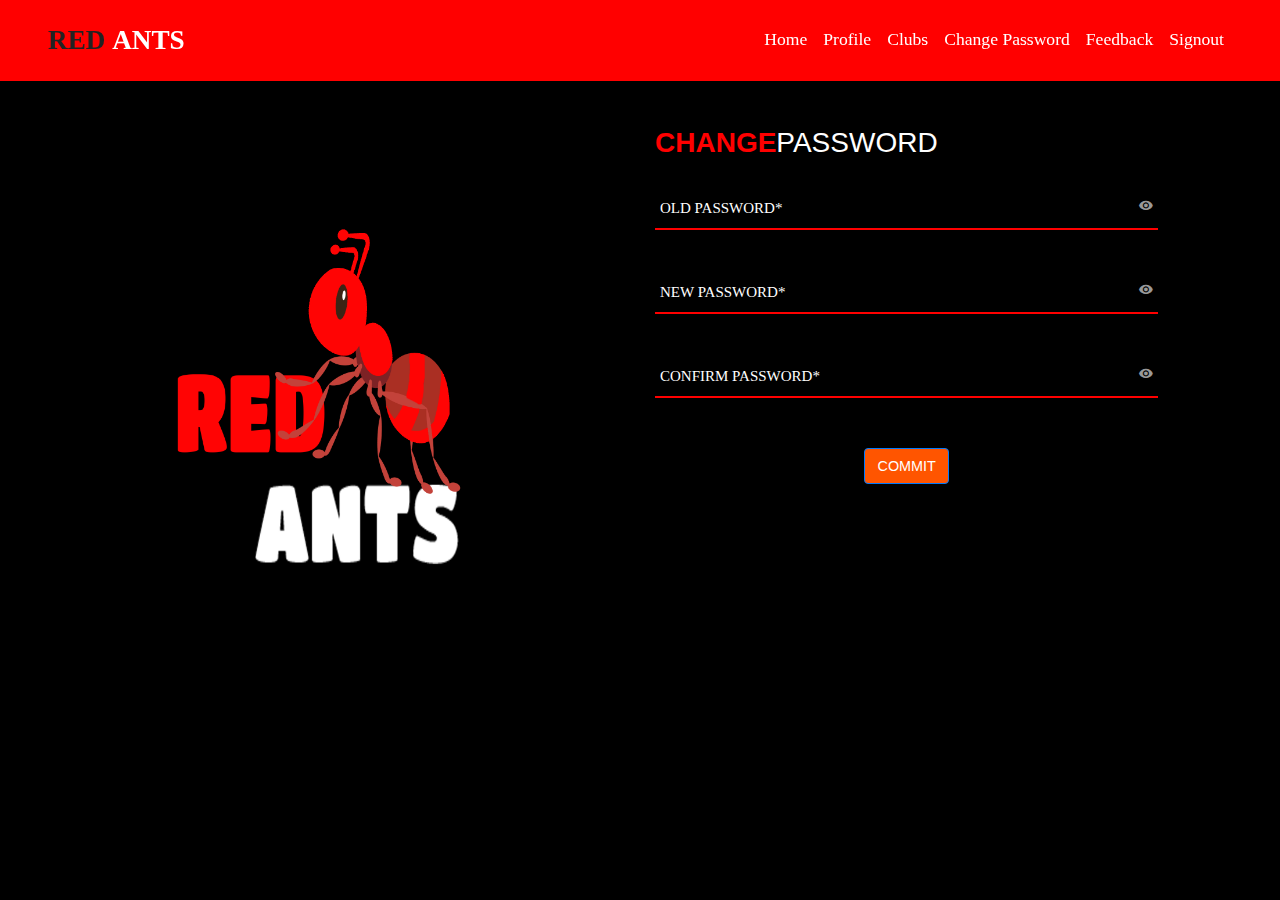
<file: changepwd.html>
<!--<?php
    session_start();

    if(!isset($_SESSION['logged'])){
        echo "<script>window.top.location='index.php'</script>"
    }
    else{
        if(($_SESSION['logged'])==false){
            echo "<script>window.top.location='index.php'</script>"
        }
    }
?>-->

<html>
    <head>
        <title>
            REDANTS 
        </title>



          <meta name="viewport" content="width=device-width, initial-scale=1">
<!--===============================================================================================-->  
  <link rel="icon" type="log/image/png" href="images/icons/favicon.ico"/>
<!--===============================================================================================-->
  <link rel="stylesheet" type="text/css" href="log/vendor/bootstrap/css/bootstrap.min.css">
<!--===============================================================================================-->
  <link rel="stylesheet" type="text/css" href="log/fonts/font-awesome-4.7.0/css/font-awesome.min.css">
<!--===============================================================================================-->
  <link rel="stylesheet" type="text/css" href="log/fonts/iconic/css/material-design-iconic-font.min.css">
<!--===============================================================================================-->
  <link rel="stylesheet" type="text/css" href="log/vendor/animate/animate.css">
<!--===============================================================================================-->  
  <link rel="stylesheet" type="text/css" href="log/vendor/css-hamburgers/hamburgers.min.css">
<!--===============================================================================================-->
  <link rel="stylesheet" type="text/css" href="log/vendor/animsition/css/animsition.min.css">
<!--===============================================================================================-->
  <link rel="stylesheet" type="text/css" href="log/vendor/select2/select2.min.css">
<!--===============================================================================================-->  
  <link rel="stylesheet" type="text/css" href="log/vendor/daterangepicker/daterangepicker.css">
<!--===============================================================================================-->
  <link rel="stylesheet" type="text/css" href="log/css/util.css">
    <!-- Bootstrap CSS-->
    <link rel="stylesheet" href="vendor/bootstrap/css/bootstrap.min.css">
    <!-- Font Awesome CSS-->

    <!-- Custom Font Icons CSS-->
    <link rel="stylesheet" href="css/landy-iconfont.css">
    <!-- Google fonts - Open Sans-->
    <link rel="stylesheet" href="https://fonts.googleapis.com/css?family=Open+Sans:300,400,700,800">
    <!-- owl carousel-->
    <link rel="stylesheet" href="vendor/owl.carousel/assets/owl.carousel.css">
    <link rel="stylesheet" href="vendor/owl.carousel/assets/owl.theme.default.css">
    <!-- theme stylesheet-->
    <link rel="stylesheet" href="css/style.default.css" id="theme-stylesheet">
    <!-- Custom stylesheet - for your changes-->
  
    <!-- Favicon-->
    <link rel="shortcut icon" href="favicon.png">
    <!-- Tweaks for older IEs--><!--[if lt IE 9]>
        <script src="https://oss.maxcdn.com/html5shiv/3.7.3/html5shiv.min.js"></script>
        <script src="https://oss.maxcdn.com/respond/1.4.2/respond.min.js"></script><![endif]-->
        <script src="https://oss.maxcdn.com/respond/1.4.2/respond.min.js"></script><![endif]-->
           <!-- Stylesheets -->
  <link rel="stylesheet" type="text/css" href="log/vendor/bootstrap/css/bootstrap.min.css">
  <link rel="stylesheet" href="css/set1.css">

         <script
  src="https://code.jquery.com/jquery-3.3.1.min.js"
  integrity="sha256-FgpCb/KJQlLNfOu91ta32o/NMZxltwRo8QtmkMRdAu8="
  crossorigin="anonymous"></script>


<style>
body {
  
    background-color: black;
  background-repeat: no-repeat;
  background-size: 750px 420px;
  background-position: left;
 }
</style>

    </head>
    <body>
   <header class="header" >
                    <nav class="navbar navbar-expand-lg fixed-top"style="background-color: red" >
                      <a href="index.html" class="navbar-brand" >  <span class="white redantFont ">RED</span> <span class="black redantFont" style="color: white">ANTS</span></a>
                      <button type="button" data-toggle="collapse" data-target="#navbarSupportedContent" aria-controls="navbarSupportedContent" aria-expanded="false" aria-label="Toggle navigation" class="navbar-toggler navbar-toggler-right"><span></span><span></span><span></span></button>
                      <div id="navbarSupportedContent" class="collapse navbar-collapse">
                        <ul class="navbar-nav ml-auto align-items-start align-items-lg-center">
                         <h3></h3>   <li class="nav-item"><a href="home.html" class="nav-link link-scroll">Home</a></li>
                            <li class="nav-item"><a href="profile.html" class="nav-link link-scroll">Profile</a></li>
                            <li class="nav-item"><a href="clubs.html" class="nav-link link-scroll">Clubs</a></li>
                        
                          <li class="nav-item"><a href="changepwd.html" class="nav-link link-scroll">Change Password</a></li>
                          <li class="nav-item"><a href="feedback.html" class="nav-link link-scroll">Feedback</a></li>
                          <li class="nav-item"><a href="index.html" class="nav-link">Signout</a></li>
                        </h3>
                        </ul>
                     
                      </div>
                    </nav>
                  </header> 
        
       
<div id="main-wrapper">

          
  <div class="container-fluid">
        <div class="row">
         <div class="image col-lg-6 order-1 order-lg-2" style="top: 100"><img src="img/ralogo.png" alt="..." class="img-fluid">
<br><br><br><br><br>         </div>

            <div class="text col-lg-5 order-2 order-lg-2">

<style type="text/css">
  



/*//////////////////////////////////////////////////////////////////
[ FONT ]*/





/*//////////////////////////////////////////////////////////////////
[ RESTYLE TAG ]*/

* {
  margin: 0px; 
  padding: 0px; 
  box-sizing: border-box;
}

body, html {
  height: 100%;
  font-family: Poppins-Regular, sans-serif;
}

/*---------------------------------------------*/
a {
  font-family: Poppins-Regular;
  font-size: 14px;
  line-height: 1.7;
  color: #666666;
  margin: 0px;
  transition: all 0.4s;
  -webkit-transition: all 0.4s;
  -o-transition: all 0.4s;
  -moz-transition: all 0.4s;
}

a:focus {
  outline: none !important;
}

a:hover {
  text-decoration: none;
  color: #6a7dfe;
  color: -webkit-linear-gradient(left, #21d4fd, #b721ff);
  color: -o-linear-gradient(left, #21d4fd, #b721ff);
  color: -moz-linear-gradient(left, #21d4fd, #b721ff);
  color: linear-gradient(left, #21d4fd, #b721ff);
}

/*---------------------------------------------*/
h1,h2,h3,h4,h5,h6 {
  margin: 0px;
}

p {
  font-family: Poppins-Regular;
  font-size: 14px;
  line-height: 1.7;
  color: #666666;
  margin: 0px;
}

ul, li {
  margin: 0px;
  list-style-type: none;
}


/*---------------------------------------------*/
input {
  outline: none;
  border: none;
}

textarea {
  outline: none;
  border: none;
}

textarea:focus, input:focus {
  border-color: transparent !important;
}

input:focus::-webkit-input-placeholder { color:transparent; }
input:focus:-moz-placeholder { color:transparent; }
input:focus::-moz-placeholder { color:transparent; }
input:focus:-ms-input-placeholder { color:transparent; }

textarea:focus::-webkit-input-placeholder { color:transparent; }
textarea:focus:-moz-placeholder { color:transparent; }
textarea:focus::-moz-placeholder { color:transparent; }
textarea:focus:-ms-input-placeholder { color:transparent; }

input::-webkit-input-placeholder { color: #adadad;}
input:-moz-placeholder { color: #adadad;}
input::-moz-placeholder { color: #adadad;}
input:-ms-input-placeholder { color: #adadad;}

textarea::-webkit-input-placeholder { color: #adadad;}
textarea:-moz-placeholder { color: #adadad;}
textarea::-moz-placeholder { color: #adadad;}
textarea:-ms-input-placeholder { color: #adadad;}

/*---------------------------------------------*/
button {
  outline: none !important;
  border: none;
  background: transparent;
}

button:hover {
  cursor: pointer;
}

iframe {
  border: none !important;
}


/*//////////////////////////////////////////////////////////////////
[ Utility ]*/
.txt1 {

  font-size: 13px;
  color: #666666;
  line-height: 1.5;
}


  font-size: 13px;
  color: #333333;
  line-height: 1.5;
}

/*//////////////////////////////////////////////////////////////////
[ login ]*/

.limiter {
  width: 100%;
  margin: 0 auto;
}

.container-login100 {
  width: 100%;  
  min-height: 100vh;
  display: -webkit-box;
  display: -webkit-flex;
  display: -moz-box;
  display: -ms-flexbox;
  display: flex;
  flex-wrap: wrap;
  justify-content: center;
  align-items: center;
  padding: 15px;
  background: #ff5500;  
}

.wrap-login100 {
  width: 390px;
  background: #fff;
  border-radius: 10px;
  overflow: hidden;
  padding: 77px 55px 33px 55px;

  box-shadow: 0 5px 10px 0px #ff5500;
  -moz-box-shadow: 0 5px 10px 0px #ff5500;
  -webkit-box-shadow: 0 5px 10px 0px rgba(0, 0, 0, 0.1);
  -o-box-shadow: 0 5px 10px 0px rgba(0, 0, 0, 0.1);
  -ms-box-shadow: 0 5px 10px 0px rgba(0, 0, 0, 0.1);
}


/*------------------------------------------------------------------
[ Form ]*/

.login100-form {
  width: 100%;
}

.login100-form-title {
  display: block;

  font-size: 30px;
  color: #333333;
  line-height: 1.2;
  text-align: center;
}
.login100-form-title i {
  font-size: 60px;
}

/*------------------------------------------------------------------
[ Input ]*/

.wrap-input100 {
  width: 100%;
  position: relative;
  border-bottom: 2px solid red;
  margin-bottom: 37px;
}

.input100 {
  font-family: Poppins-Regular;
  font-size: 15px;
  color: #fff;
  line-height: 1.2;

  display: block;
  width: 100%;
  height: 45px;
  background: transparent;
  padding: 0 5px;
}

/*---------------------------------------------*/ 
.focus-input100 {
  position: absolute;
  display: block;
  width: 100%;
  height: 100%;
  top: 0;
  left: 0;
  pointer-events: none;
}

.focus-input100::before {
  content: "";
  display: block;
  position: absolute;
  bottom: -2px;
  left: 0;
  width: 0;
  height: 2px;

  -webkit-transition: all 0.4s;
  -o-transition: all 0.4s;
  -moz-transition: all 0.4s;
  transition: all 0.4s;

  background: #6a7dfe;
  background: -webkit-linear-gradient(left, #21d4fd, #b721ff);
  background: -o-linear-gradient(left, #21d4fd, #b721ff);
  background: -moz-linear-gradient(left, #21d4fd, #b721ff);
  background: linear-gradient(left, #21d4fd, #b721ff);
}

.focus-input100::after {
  font-family: Poppins-Regular;
  font-size: 15px;
  color: #fff;
  line-height: 1.2;

  content: attr(data-placeholder);
  display: block;
  width: 100%;
  position: absolute;
  top: 16px;
  left: 0px;
  padding-left: 5px;

  -webkit-transition: all 0.4s;
  -o-transition: all 0.4s;
  -moz-transition: all 0.4s;
  transition: all 0.4s;
}

.input100:focus + .focus-input100::after {
  top: -15px;
}

.input100:focus + .focus-input100::before {
  width: 100%;
}

.has-val.input100 + .focus-input100::after {
  top: -15px;
}

.has-val.input100 + .focus-input100::before {
  width: 100%;
}

/*---------------------------------------------*/
.btn-show-pass {
  font-size: 15px;
  color: #999999;

  display: -webkit-box;
  display: -webkit-flex;
  display: -moz-box;
  display: -ms-flexbox;
  display: flex;
  align-items: center;
  position: absolute;
  height: 100%;
  top: 0;
  right: 0;
  padding-right: 5px;
  cursor: pointer;
  -webkit-transition: all 0.4s;
  -o-transition: all 0.4s;
  -moz-transition: all 0.4s;
  transition: all 0.4s;
}

.btn-show-pass:hover {
  color: #ff5500;
  color: -webkit-linear-gradient(left, #ff5500, #b72);
}

.btn-show-pass.active {
  color: #ff5500;
  color: -webkit-linear-gradient(left, #ff5500, #b721ff);

}



/*------------------------------------------------------------------
[ Button ]*/
.container-login100-form-btn {
  display: -webkit-box;
  display: -webkit-flex;
  display: -moz-box;
  display: -ms-flexbox;
  display: flex;
  flex-wrap: wrap;
  justify-content: center;
  padding-top: 13px;
}

.wrap-login100-form-btn {
  width: 100%;
  display: block;
  position: relative;
  z-index: 1;
  border-radius: 25px;
  overflow: hidden;
  margin: 0 auto;
}

.login100-form-bgbtn {
  position: absolute;
  z-index: -1;
  width: 300%;
  height: 100%;
  background: #ff5500;

  top: 0;
  left: -100%;

  -webkit-transition: all 0.4s;
  -o-transition: all 0.4s;
  -moz-transition: all 0.4s;
  transition: all 0.4s;
}

.login100-form-btn {
  font-family: Poppins-Medium;
  font-size: 15px;
  color: #fff;
  line-height: 1.2;
  text-transform: uppercase;

  display: -webkit-box;
  display: -webkit-flex;
  display: -moz-box;
  display: -ms-flexbox;
  display: flex;
  justify-content: center;
  align-items: center;
  padding: 0 20px;
  width: 100%;
  height: 50px;
}

.wrap-login100-form-btn:hover .login100-form-bgbtn {
  left: 0;
}


/*------------------------------------------------------------------
[ Responsive ]*/

@media (max-width: 576px) {
  .wrap-login100 {
    padding: 77px 15px 33px 15px;
  }
}



/*------------------------------------------------------------------
[ Alert validate ]*/

.validate-input {
  position: relative;
}

.alert-validate::before {
  content: attr(data-validate);
  position: absolute;
  max-width: 70%;
  background-color: #fff;
  border: 1px solid #c80000;
  border-radius: 2px;
  padding: 4px 25px 4px 10px;
  top: 50%;
  -webkit-transform: translateY(-50%);
  -moz-transform: translateY(-50%);
  -ms-transform: translateY(-50%);
  -o-transform: translateY(-50%);
  transform: translateY(-50%);
  right: 0px;
  pointer-events: none;

  font-family: Poppins-Regular;
  color: #c80000;
  font-size: 13px;
  line-height: 1.4;
  text-align: left;

  visibility: hidden;
  opacity: 0;

  -webkit-transition: opacity 0.4s;
  -o-transition: opacity 0.4s;
  -moz-transition: opacity 0.4s;
  transition: opacity 0.4s;
}

.alert-validate::after {
  content: "\f06a";
  font-family: FontAwesome;
  font-size: 16px;
  color: #c80000;

  display: block;
  position: absolute;
  background-color: #fff;
  top: 50%;
  -webkit-transform: translateY(-50%);
  -moz-transform: translateY(-50%);
  -ms-transform: translateY(-50%);
  -o-transform: translateY(-50%);
  transform: translateY(-50%);
  right: 5px;
}

.alert-validate:hover:before {
  visibility: visible;
  opacity: 1;
}

@media (max-width: 992px) {
  .alert-validate::before {
    visibility: visible;
    opacity: 1;
  }
}




</style>

<br>
<br>      
     <div style="right: px" >    <h3 style="color: white"> <strong style="color: red">CHANGE</strong>PASSWORD</h3></div>
<br>
	<form class="login100-form validate-form" method="get" action="changepwd.php">
         
          

         <div class="wrap-input100 validate-input" data-validate="Enter password">
            <span class="btn-show-pass">
              <i class="zmdi zmdi-eye"></i>
            </span>
            <input class="input100" type="password" name="pass">
            <span class="focus-input100" data-placeholder="OLD PASSWORD*"></span>
          </div>

          <div class="wrap-input100 validate-input" data-validate="Enter password">
            <span class="btn-show-pass">
              <i class="zmdi zmdi-eye"></i>
            </span>
            <input class="input100" type="password" name="pass">
            <span class="focus-input100" data-placeholder="NEW PASSWORD*"></span>
          </div>
            <div class="wrap-input100 validate-input" data-validate="Enter password">
            <span class="btn-show-pass">
              <i class="zmdi zmdi-eye"></i>
            </span>
            <input class="input100" type="password" name="pass">
            <span class="focus-input100" data-placeholder="CONFIRM PASSWORD*"></span>
          </div>

         <div class="container-login100-form-btn">
          <div class="cta">
          <button class="btn btn-primary pull-left" onclick="reg()" style="background-color:#ff5500;" type="submit">
      COMMIT
          </button>
          </div>

           
     
        </form>

  
        </div>
        </div>
        <!-- Javascript files-->
      
        <script src="vendor/owl.carousel/owl.carousel.min.js"></script>
        <script src="js/front.js"></script>
        <!-- Google Analytics: change UA-XXXXX-X to be your site's ID.-->
        <!---->

        <!--===============================================================================================-->
  <script src="log/vendor/jquery/jquery-3.2.1.min.js"></script>
<!--===============================================================================================-->
  <script src="log/vendor/animsition/js/animsition.min.js"></script>
<!--===============================================================================================-->
  <script src="log/vendor/bootstrap/js/popper.js"></script>
  <script src="log/vendor/bootstrap/js/bootstrap.min.js"></script>
<!--===============================================================================================-->
  <script src="log/vendor/select2/select2.min.js"></script>
<!--===============================================================================================-->
  <script src="log/vendor/daterangepicker/moment.min.js"></script>
  <script src="log/vendor/daterangepicker/daterangepicker.js"></script>
<!--===============================================================================================-->
  <script src="log/vendor/countdowntime/countdowntime.js"></script>
<!--===============================================================================================-->
  <script src="log/js/main.js"></script>
        <script>
          (function(b,o,i,l,e,r){b.GoogleAnalyticsObject=l;b[l]||(b[l]=
          function(){(b[l].q=b[l].q||[]).push(arguments)});b[l].l=+new Date;
          e=o.createElement(i);r=o.getElementsByTagName(i)[0];
          e.src='//www.google-analytics.com/analytics.js';
          r.parentNode.insertBefore(e,r)}(window,document,'script','ga'));
          ga('create','UA-XXXXX-X');ga('send','pageview');
        </script>
        
    </body>
</html>
</file>
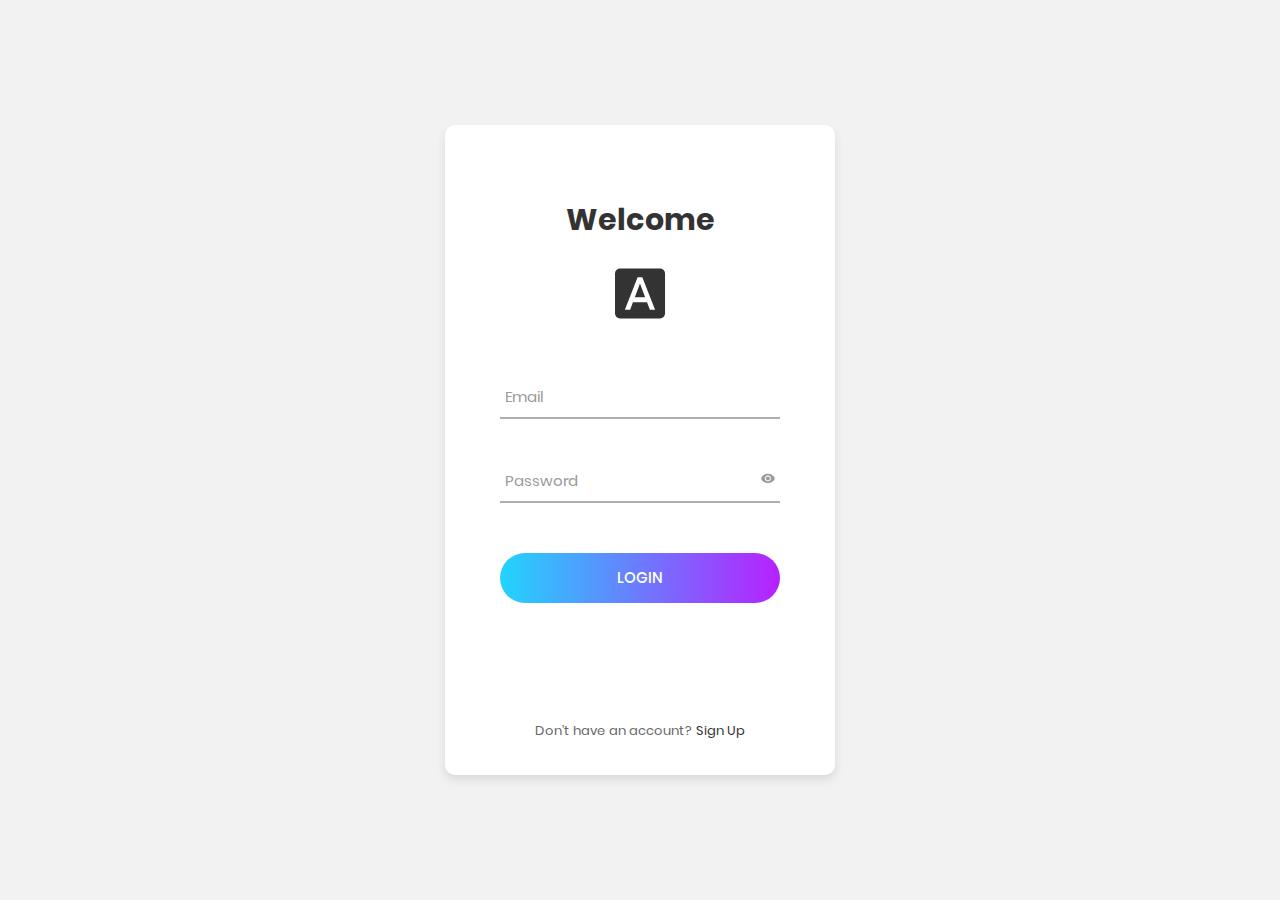
<file: duplo.html>
<!DOCTYPE html>
<html lang="en">
<head>
	<title>Login V2</title>
	<meta charset="UTF-8">
	<meta name="viewport" content="width=device-width, initial-scale=1">
<!--===============================================================================================-->	
	<link rel="icon" type="log/image/png" href="images/icons/favicon.ico"/>
<!--===============================================================================================-->
	<link rel="stylesheet" type="text/css" href="log/vendor/bootstrap/css/bootstrap.min.css">
<!--===============================================================================================-->
	<link rel="stylesheet" type="text/css" href="log/fonts/font-awesome-4.7.0/css/font-awesome.min.css">
<!--===============================================================================================-->
	<link rel="stylesheet" type="text/css" href="log/fonts/iconic/css/material-design-iconic-font.min.css">
<!--===============================================================================================-->
	<link rel="stylesheet" type="text/css" href="log/vendor/animate/animate.css">
<!--===============================================================================================-->	
	<link rel="stylesheet" type="text/css" href="log/vendor/css-hamburgers/hamburgers.min.css">
<!--===============================================================================================-->
	<link rel="stylesheet" type="text/css" href="log/vendor/animsition/css/animsition.min.css">
<!--===============================================================================================-->
	<link rel="stylesheet" type="text/css" href="log/vendor/select2/select2.min.css">
<!--===============================================================================================-->	
	<link rel="stylesheet" type="text/css" href="log/vendor/daterangepicker/daterangepicker.css">
<!--===============================================================================================-->
	<link rel="stylesheet" type="text/css" href="log/css/util.css">
	<link rel="stylesheet" type="text/css" href="log/css/main.css">
<!--===============================================================================================-->
</head>
<body>
	
	<div class="limiter">
		<div class="container-login100">
			<div class="wrap-login100">
				<form class="login100-form validate-form">
					<span class="login100-form-title p-b-26">
						Welcome
					</span>
					<span class="login100-form-title p-b-48">
						<i class="zmdi zmdi-font"></i>
					</span>

					<div class="wrap-input100 validate-input" data-validate = "Valid email is: a@b.c">
						<input class="input100" type="text" name="email">
						<span class="focus-input100" data-placeholder="Email"></span>
					</div>

					<div class="wrap-input100 validate-input" data-validate="Enter password">
						<span class="btn-show-pass">
							<i class="zmdi zmdi-eye"></i>
						</span>
						<input class="input100" type="password" name="pass">
						<span class="focus-input100" data-placeholder="Password"></span>
					</div>

					<div class="container-login100-form-btn">
						<div class="wrap-login100-form-btn">
							<div class="login100-form-bgbtn"></div>
							<button class="login100-form-btn">
								Login
							</button>
						</div>
					</div>

					<div class="text-center p-t-115">
						<span class="txt1">
							Don’t have an account?
						</span>

						<a class="txt2" href="#">
							Sign Up
						</a>
					</div>
				</form>
			</div>
		</div>
	</div>
	

	<div id="dropDownSelect1"></div>
	
<!--===============================================================================================-->
	<script src="log/vendor/jquery/jquery-3.2.1.min.js"></script>
<!--===============================================================================================-->
	<script src="log/vendor/animsition/js/animsition.min.js"></script>
<!--===============================================================================================-->
	<script src="log/vendor/bootstrap/js/popper.js"></script>
	<script src="log/vendor/bootstrap/js/bootstrap.min.js"></script>
<!--===============================================================================================-->
	<script src="log/vendor/select2/select2.min.js"></script>
<!--===============================================================================================-->
	<script src="log/vendor/daterangepicker/moment.min.js"></script>
	<script src="log/vendor/daterangepicker/daterangepicker.js"></script>
<!--===============================================================================================-->
	<script src="log/vendor/countdowntime/countdowntime.js"></script>
<!--===============================================================================================-->
	<script src="log/js/main.js"></script>

</body>
</html>
</file>
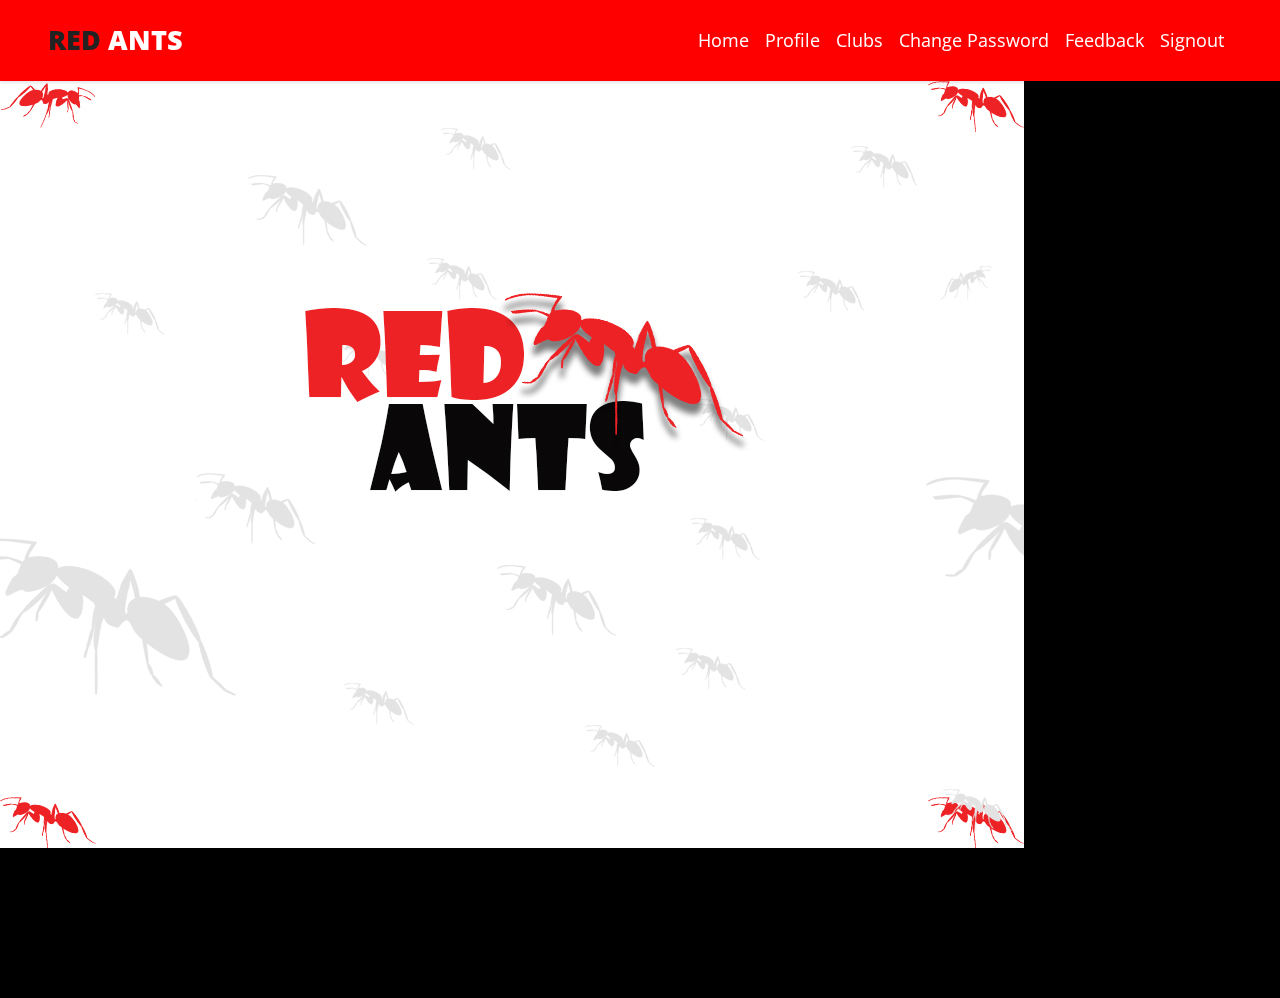
<file: home.html>
<!DOCTYPE html>
<html>
  <head>
    <meta charset="utf-8">
    <meta http-equiv="X-UA-Compatible" content="IE=edge">
    <title>::REDANTS</title>
    <meta name="description" content="">
    <meta name="viewport" content="width=device-width, initial-scale=1">
    <meta name="robots" content="all,follow">
    <!-- Bootstrap CSS-->
    <link rel="stylesheet" href="vendor/bootstrap/css/bootstrap.min.css">
    <!-- Font Awesome CSS-->
    <link rel="stylesheet" href="vendor/font-awesome/css/font-awesome.min.css">
    <!-- Custom Font Icons CSS-->
    <link rel="stylesheet" href="css/landy-iconfont.css">
    <!-- Google fonts - Open Sans-->
    <link rel="stylesheet" href="https://fonts.googleapis.com/css?family=Open+Sans:300,400,700,800">
    <!-- owl carousel-->
    <link rel="stylesheet" href="vendor/owl.carousel/assets/owl.carousel.css">
    <link rel="stylesheet" href="vendor/owl.carousel/assets/owl.theme.default.css">
    <!-- theme stylesheet-->
    <link rel="stylesheet" href="css/style.default.css" id="theme-stylesheet">
    <!-- Custom stylesheet - for your changes-->
    <link rel="stylesheet" href="css/custom.css">
    <!-- Favicon-->
    <link rel="shortcut icon" href="favicon.png">
    <!-- Tweaks for older IEs--><!--[if lt IE 9]>
        <script src="https://oss.maxcdn.com/html5shiv/3.7.3/html5shiv.min.js"></script>
        <script src="https://oss.maxcdn.com/respond/1.4.2/respond.min.js"></script><![endif]-->
        <script src="https://oss.maxcdn.com/respond/1.4.2/respond.min.js"></script><![endif]-->
        <style>
    body {
                
                    background-color: black;
                  background-repeat: no-repeat;
                  background-size: 750px 420px;
                  background-position: left;
                 }
                </style>
  </head>
  <body>
    <!-- navbar-->
    <header class="header" >
      <nav class="navbar navbar-expand-lg fixed-top"style="background-color: red" >
        <a href="index.html" class="navbar-brand" >  <span class="white redantFont ">RED</span> <span class="black redantFont" style="color: white">ANTS</span></a>
        <button type="button" data-toggle="collapse" data-target="#navbarSupportedContent" aria-controls="navbarSupportedContent" aria-expanded="false" aria-label="Toggle navigation" class="navbar-toggler navbar-toggler-right"><span></span><span></span><span></span></button>
        <div id="navbarSupportedContent" class="collapse navbar-collapse">
          <ul class="navbar-nav ml-auto align-items-start align-items-lg-center">
              <li class="nav-item"><a href="home.html" class="nav-link link-scroll">Home</a></li>
              <li class="nav-item"><a href="profile.html" class="nav-link link-scroll">Profile</a></li>
              <li class="nav-item"><a href="clubs.html" class="nav-link link-scroll">Clubs</a></li>
          
            <li class="nav-item"><a href="changepwd.html" class="nav-link link-scroll">Change Password</a></li>
            <li class="nav-item"><a href="feedback.html" class="nav-link link-scroll">Feedback</a></li>
            <li class="nav-item"><a href="index.html" class="nav-link">Signout</a></li>
        
          </ul>
       
        </div>
      </nav>
    </header>
    <!-- Modal-->

   
       
        <img src="img/banner.jpg" style="width: 100% height: auto;" style= alt="..." class="img-fluid">





 <footer class="main-footer">
      <div class="container">
        <div class="row">
         <!-- <div class="col-lg-3 col-md-6"><a href="#" class="brand">SASI EDUCATIONAL INSTITUTIONS</a>
            <ul class="contact-info list-unstyled">
              <li><a href="mailto:sales@landy.com">Sales@Landy.com</a></li>
              <li><a href="tel:123456789">+00 123 456 789</a></li>
            </ul>
            <ul class="social-icons list-inline">
              <li class="list-inline-item"><a href="#" target="_blank" title="Facebook"><i class="fa fa-facebook"></i></a></li>
              <li class="list-inline-item"><a href="#" target="_blank" title="Twitter"><i class="fa fa-twitter"></i></a></li>
              <li class="list-inline-item"><a href="#" target="_blank" title="Instagram"><i class="fa fa-instagram"></i></a></li>
              <li class="list-inline-item"><a href="#" target="_blank" title="Pinterest"><i class="fa fa-pinterest"></i></a></li>
            </ul>
          </div>
          <div class="col-lg-3 col-md-6">
            <h5>Selected Cases</h5>
            <ul class="links list-unstyled">
              <li> <a href="#">Guess Conntect</a></li>
              <li> <a href="#">Postly</a></li>
              <li> <a href="#">Iris Vor Arnim</a></li>
              <li> <a href="#">Yapital</a></li>
            </ul>
          </div>
          <div class="col-lg-3 col-md-6">
            <h5>Selected Cases</h5>
            <ul class="links list-unstyled">
              <li> <a href="#">Guess Conntect</a></li>
              <li> <a href="#">Postly</a></li>
              <li> <a href="#">Iris Vor Arnim</a></li>
              <li> <a href="#">Yapital</a></li>
            </ul>
          </div>
          <div class="col-lg-3 col-md-6">
            <h5>Selected Cases</h5>
            <ul class="links list-unstyled">
              <li> <a href="#">Guess Conntect</a></li>
              <li> <a href="#">Postly</a></li>
              <li> <a href="#">Iris Vor Arnim</a></li>
              <li> <a href="#">Yapital</a></li>
            </ul>
          </div>
        </div>
      </div>
      <div class="copyrights">
        <div class="container">
          <div class="row">
            <div class="col-md-7">
              <p>&copy; 2017 Landy.com. All rights reserved.                        </p>
            </div>
            <div class="col-md-5 text-right">
              <p>Template By <a href="https://bootstrapious.com/" class="external">Bootstrapious</a>  </p>
              <!-- Please do not remove the backlink to Bootstrapious unless you support us at http://bootstrapious.com/donate. It is part of the license conditions. Thanks for understanding :) -->
            </div>
          </div>
        </div>
      </div>
    </footer>
 
    <!-- Javascript files-->
    <script src="https://code.jquery.com/jquery-3.2.1.min.js"></script>
    <script src="https://cdnjs.cloudflare.com/ajax/libs/popper.js/1.11.0/umd/popper.min.js"> </script>
    <script src="vendor/bootstrap/js/bootstrap.min.js"></script>
    <script src="vendor/jquery.cookie/jquery.cookie.js"> </script>
    <script src="vendor/owl.carousel/owl.carousel.min.js"></script>
    <script src="js/front.js"></script>
    <!-- Google Analytics: change UA-XXXXX-X to be your site's ID.-->
    <!---->
    <script>
      (function(b,o,i,l,e,r){b.GoogleAnalyticsObject=l;b[l]||(b[l]=
      function(){(b[l].q=b[l].q||[]).push(arguments)});b[l].l=+new Date;
      e=o.createElement(i);r=o.getElementsByTagName(i)[0];
      e.src='//www.google-analytics.com/analytics.js';
      r.parentNode.insertBefore(e,r)}(window,document,'script','ga'));
      ga('create','UA-XXXXX-X');ga('send','pageview');
    </script>
  </body>
</html>
</file>
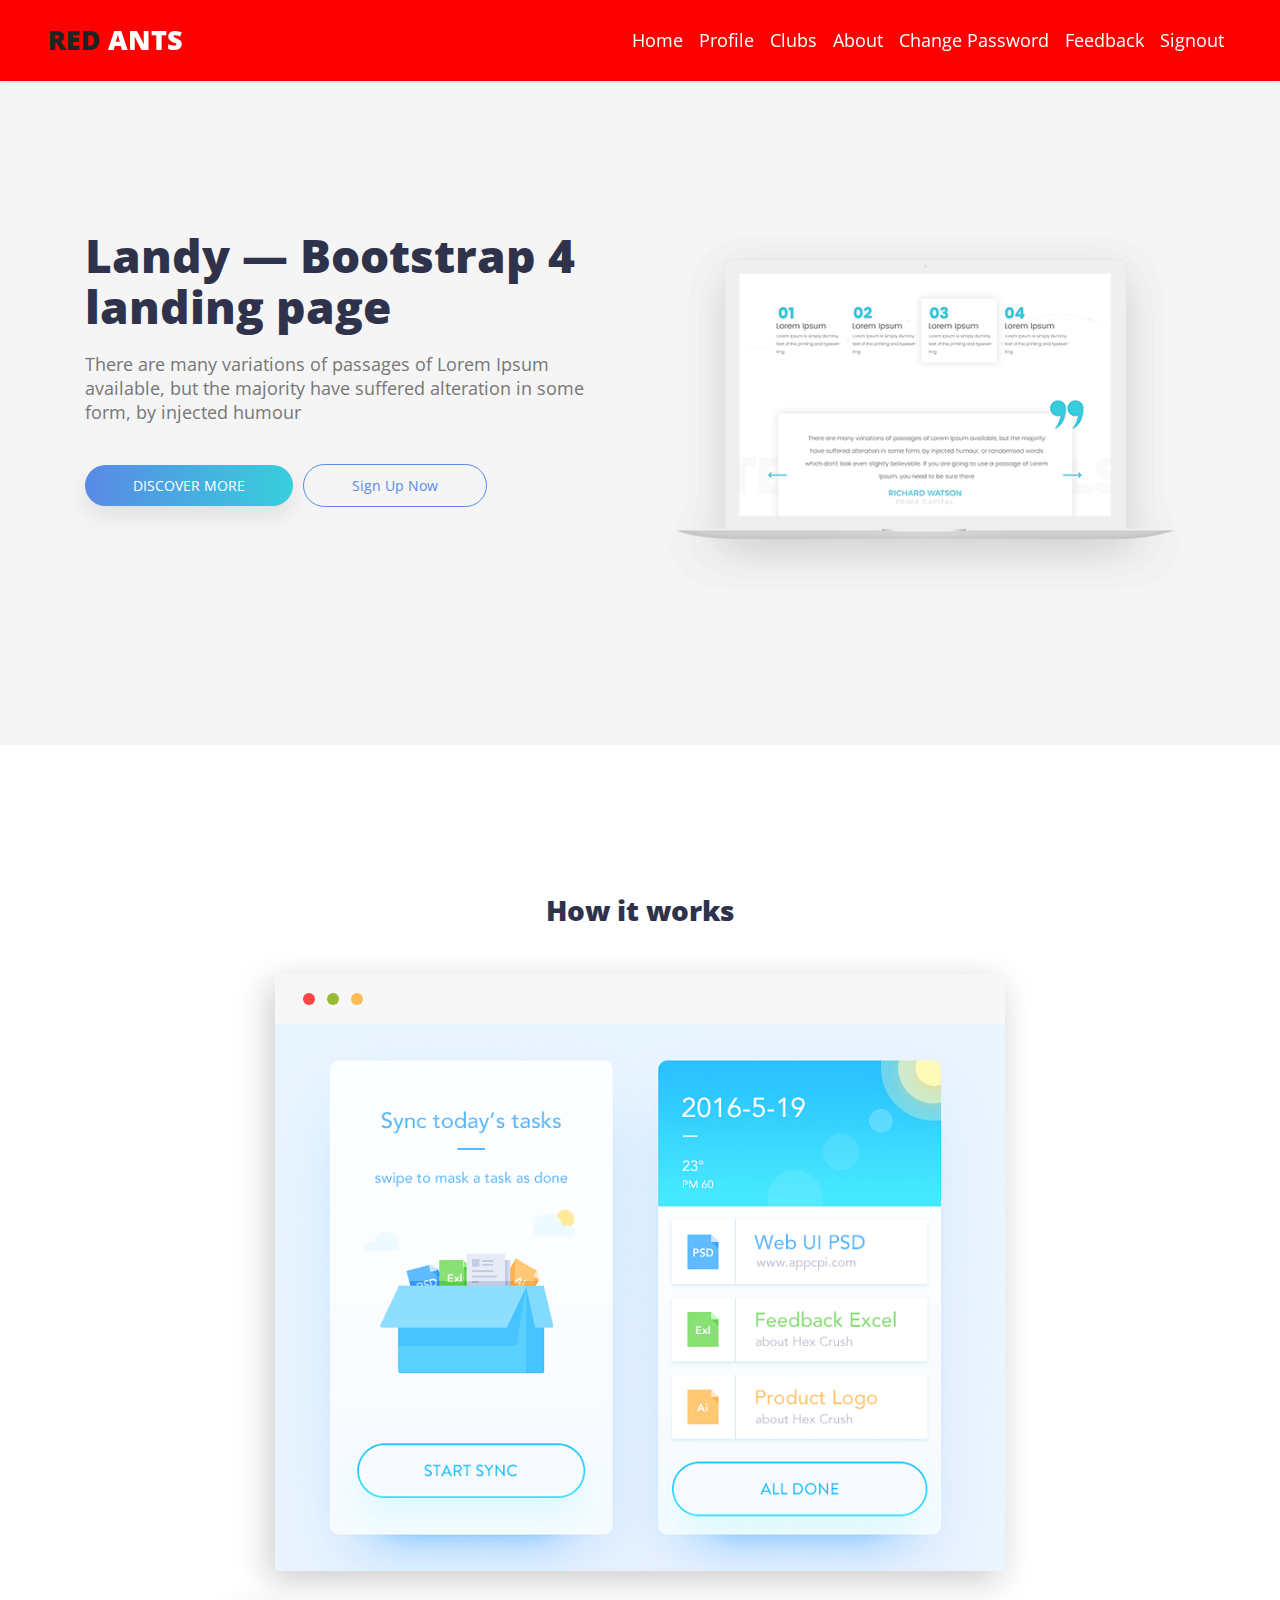
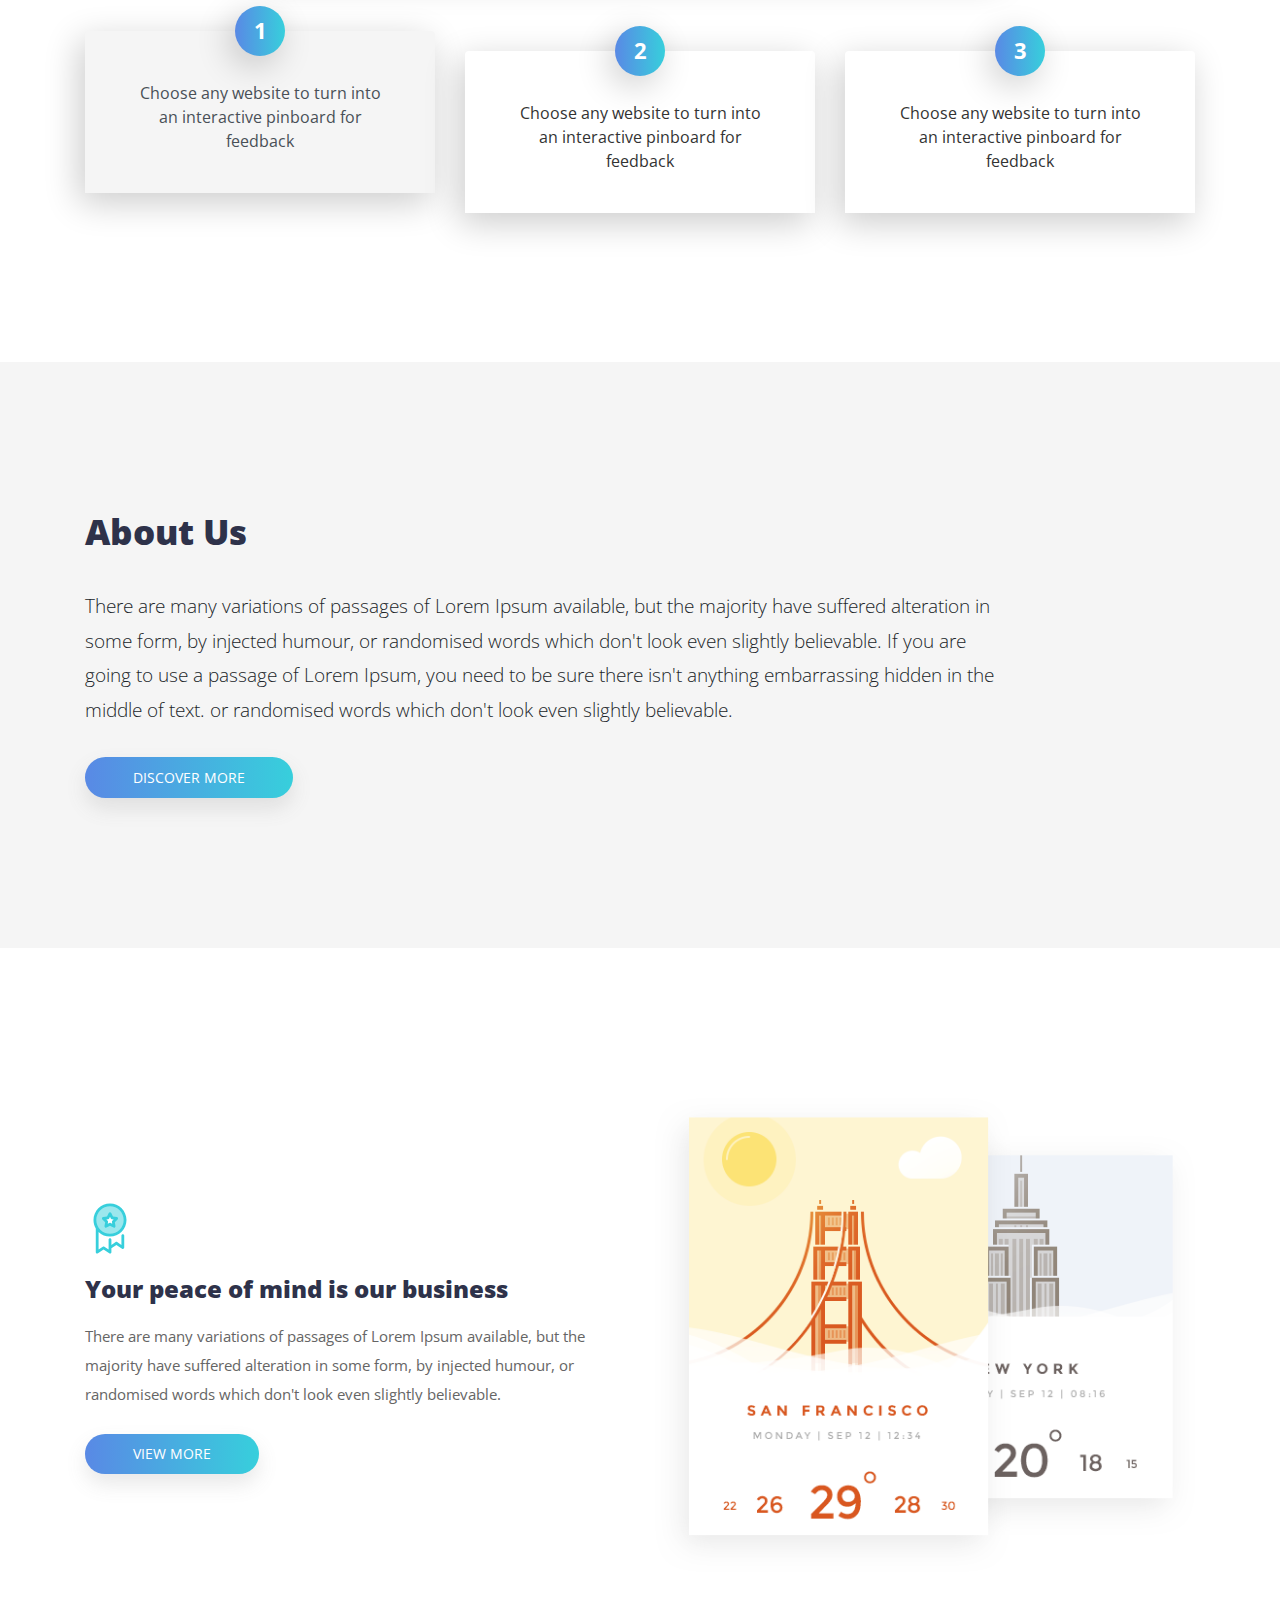
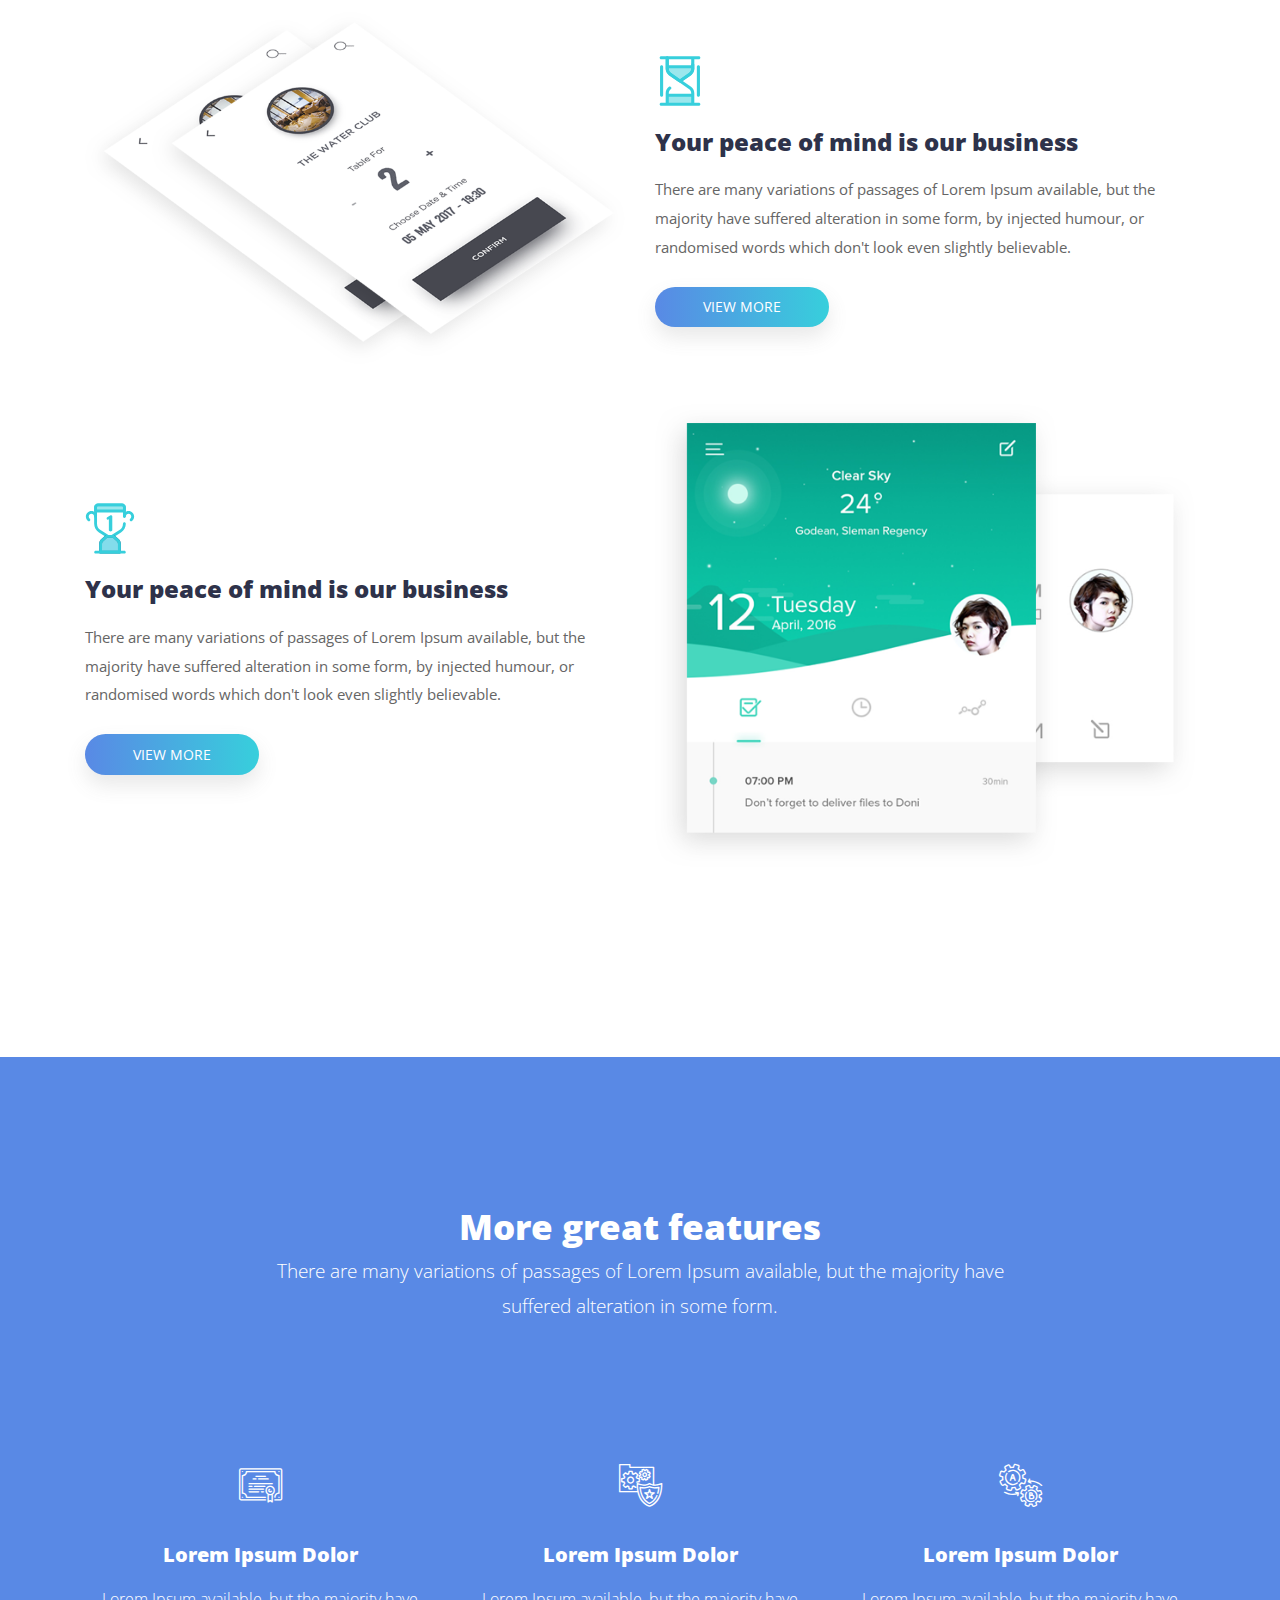
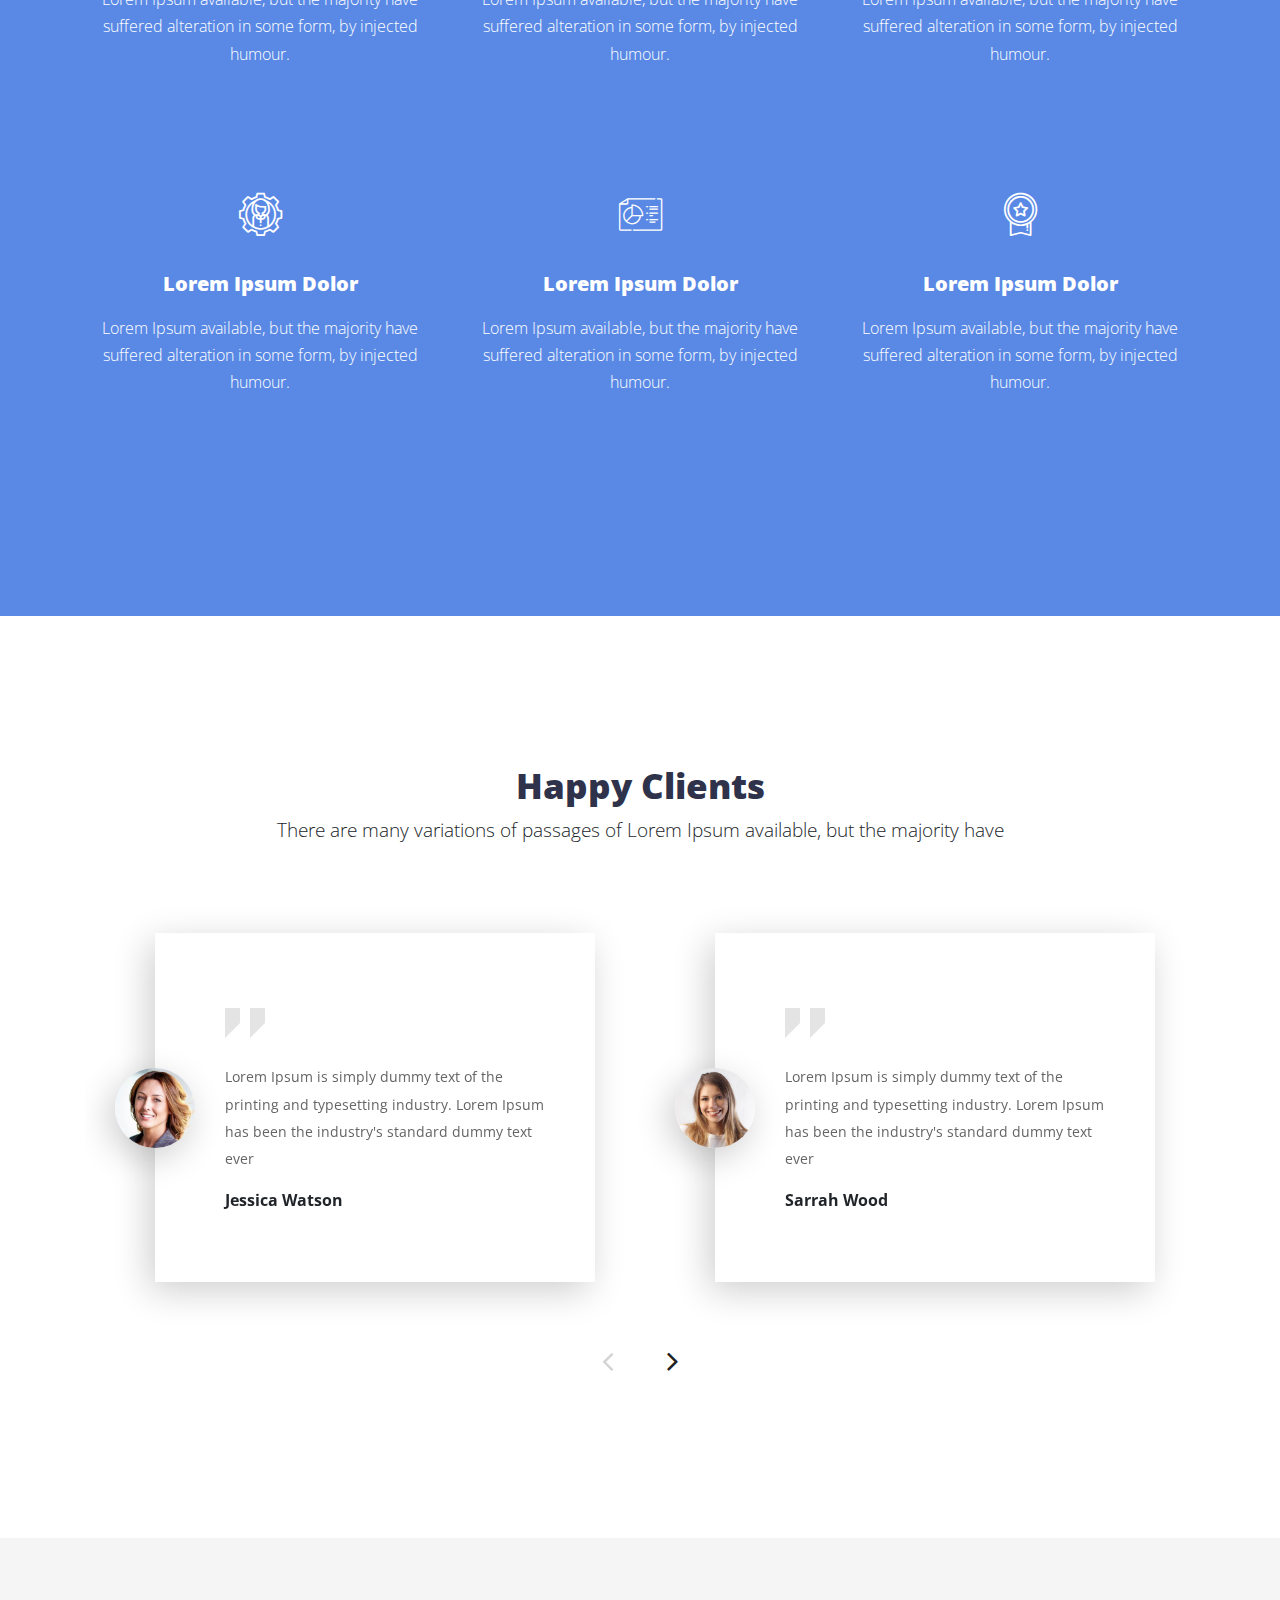
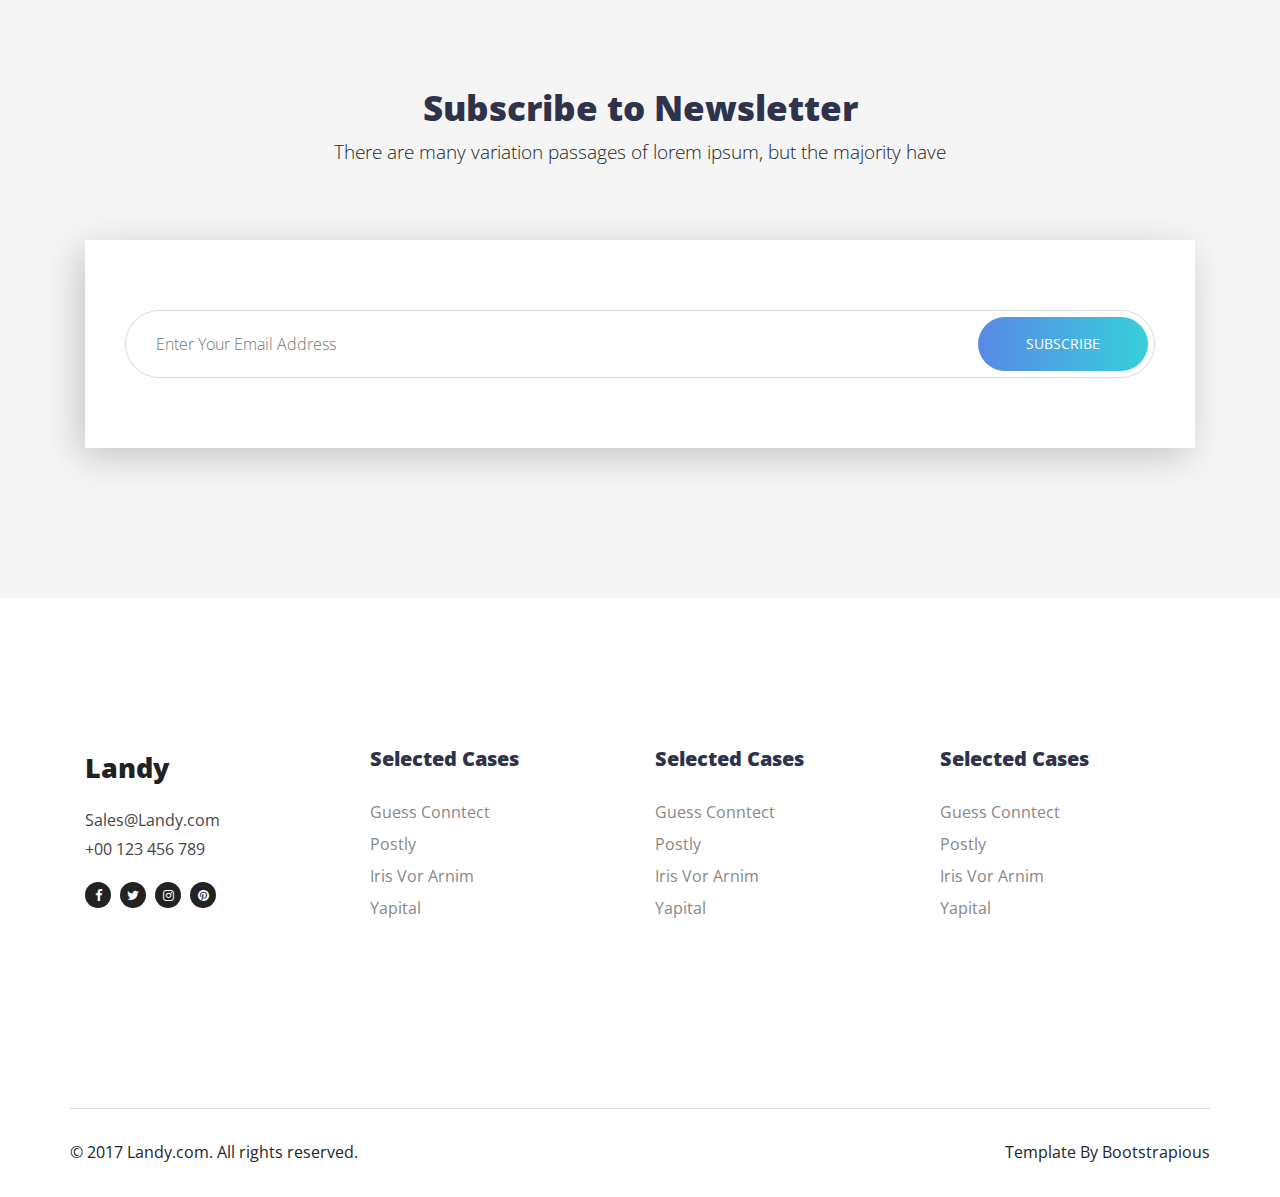
<file: indexdef.html>
<!DOCTYPE html>
<html>
  <head>
    <meta charset="utf-8">
    <meta http-equiv="X-UA-Compatible" content="IE=edge">
    <title>::REDANTS</title>
    <meta name="description" content="">
    <meta name="viewport" content="width=device-width, initial-scale=1">
    <meta name="robots" content="all,follow">
    <!-- Bootstrap CSS-->
    <link rel="stylesheet" href="vendor/bootstrap/css/bootstrap.min.css">
    <!-- Font Awesome CSS-->
    <link rel="stylesheet" href="vendor/font-awesome/css/font-awesome.min.css">
    <!-- Custom Font Icons CSS-->
    <link rel="stylesheet" href="css/landy-iconfont.css">
    <!-- Google fonts - Open Sans-->
    <link rel="stylesheet" href="https://fonts.googleapis.com/css?family=Open+Sans:300,400,700,800">
    <!-- owl carousel-->
    <link rel="stylesheet" href="vendor/owl.carousel/assets/owl.carousel.css">
    <link rel="stylesheet" href="vendor/owl.carousel/assets/owl.theme.default.css">
    <!-- theme stylesheet-->
    <link rel="stylesheet" href="css/style.default.css" id="theme-stylesheet">
    <!-- Custom stylesheet - for your changes-->
    <link rel="stylesheet" href="css/custom.css">
    <!-- Favicon-->
    <link rel="shortcut icon" href="favicon.png">
    <!-- Tweaks for older IEs--><!--[if lt IE 9]>
        <script src="https://oss.maxcdn.com/html5shiv/3.7.3/html5shiv.min.js"></script>
        <script src="https://oss.maxcdn.com/respond/1.4.2/respond.min.js"></script><![endif]-->
  </head>
  <body>
    <!-- navbar-->
    <header class="header" >
      <nav class="navbar navbar-expand-lg fixed-top"style="background-color: red" >
        <a href="index.html" class="navbar-brand" >  <span class="white redantFont ">RED</span> <span class="black redantFont" style="color: white">ANTS</span></a>
        <button type="button" data-toggle="collapse" data-target="#navbarSupportedContent" aria-controls="navbarSupportedContent" aria-expanded="false" aria-label="Toggle navigation" class="navbar-toggler navbar-toggler-right"><span></span><span></span><span></span></button>
        <div id="navbarSupportedContent" class="collapse navbar-collapse">
          <ul class="navbar-nav ml-auto align-items-start align-items-lg-center">
              <li class="nav-item"><a href="home.html" class="nav-link link-scroll">Home</a></li>
              <li class="nav-item"><a href="profile.html" class="nav-link link-scroll">Profile</a></li>
              <li class="nav-item"><a href="clubs.html" class="nav-link link-scroll">Clubs</a></li>
            <li class="nav-item"><a href="about.html" class="nav-link link-scroll">About</a></li>
            <li class="nav-item"><a href="changepwd.html" class="nav-link link-scroll">Change Password</a></li>
            <li class="nav-item"><a href="feedback.html" class="nav-link link-scroll">Feedback</a></li>
            <li class="nav-item"><a href="index.html" class="nav-link">Signout</a></li>
        
          </ul>
       
        </div>
      </nav>
    </header>
    <!-- Modal-->
    <div id="exampleModal" tabindex="-1" role="dialog" aria-labelledby="exampleModalLabel" aria-hidden="true" class="modal fade">
      <div role="document" class="modal-dialog">
        <div class="modal-content">
          <div class="modal-header">
            <h5 id="exampleModalLabel" class="modal-title">Sign Up Modal</h5>
            <button type="button" data-dismiss="modal" aria-label="Close" class="close"><span aria-hidden="true">×</span></button>
          </div>
          <div class="modal-body">
            <form id="signupform" action="#">
              <div class="form-group">
                <label for="fullname">Full Name</label>
                <input type="text" name="fullname" placeholder="Full Name" id="fullname">
              </div>
              <div class="form-group">
                <label for="username">User Name</label>
                <input type="text" name="username" placeholder="User Name" id="username">
              </div>
              <div class="form-group">
                <label for="email">Email Address</label>
                <input type="text" name="email" placeholder="Email Address" id="email">
              </div>
              <div class="form-group">
                <button type="submit" class="submit btn btn-primary btn-shadow btn-gradient">Signup</button>
              </div>
            </form>
          </div>
        </div>
      </div>
    </div>
    <section id="hero" class="hero hero-home bg-gray">
      <div class="container">
        <div class="row d-flex">
          <div class="col-lg-6 text order-2 order-lg-1">
            <h1>Landy &mdash; Bootstrap&nbsp;4 landing page</h1>
            <p class="hero-text">There are many variations of passages of Lorem Ipsum available, but the majority have suffered alteration in some form, by injected humour</p>
            <div class="CTA"><a href="#features" class="btn btn-primary btn-shadow btn-gradient link-scroll">Discover More</a><a href="#" class="btn btn-outline-primary">Sign Up Now</a></div>
          </div>
          <div class="col-lg-6 order-1 order-lg-2"><img src="img/Macbook.png" alt="..." class="img-fluid"></div>
        </div>
      </div>
    </section>
    <section id="browser" class="browser">
      <div class="container">
        <div class="row d-flex justify-content-center"> 
          <div class="col-lg-8 text-center">
            <h2 class="h3 mb-5">How it works</h2>
            <div class="browser-mockup">
              <div id="nav-tabContent" class="tab-content">
                <div id="nav-first" role="tabpanel" aria-labelledby="nav-first-tab" class="tab-pane fade show active"><img src="img/preview-3.png" alt="..." class="img-fluid"></div>
                <div id="nav-second" role="tabpanel" aria-labelledby="nav-second-tab" class="tab-pane fade"><img src="img/preview-2.png" alt="..." class="img-fluid"></div>
                <div id="nav-third" role="tabpanel" aria-labelledby="nav-third-tab" class="tab-pane fade"><img src="img/preview-1.png" alt="..." class="img-fluid"></div>
              </div>
            </div>
          </div>
        </div>
        <div id="myTab" role="tablist" class="nav nav-tabs">
          <div class="row">
            <div class="col-md-4"><a id="nav-first-tab" data-toggle="tab" href="#nav-first" role="tab" aria-controls="nav-first" aria-expanded="true" class="nav-item nav-link active"> <span class="number">1</span>Choose any website to turn into an interactive pinboard for feedback</a></div>
            <div class="col-md-4"><a id="nav-second-tab" data-toggle="tab" href="#nav-second" role="tab" aria-controls="nav-second" class="nav-item nav-link"> <span class="number">2</span>Choose any website to turn into an interactive pinboard for feedback</a></div>
            <div class="col-md-4"><a id="nav-third-tab" data-toggle="tab" href="#nav-third" role="tab" aria-controls="nav-third" class="nav-item nav-link"> <span class="number">3</span>Choose any website to turn into an interactive pinboard for feedback</a></div>
          </div>
        </div>
      </div>
    </section>
    <section id="about-us" class="about-us bg-gray">
      <div class="container">
        <h2>About Us</h2>
        <div class="row">
          <p class="lead col-lg-10">There are many variations of passages of Lorem Ipsum available, but the majority have suffered alteration in some form, by injected humour, or randomised words which don't look even slightly believable. If you are going to use a passage of Lorem Ipsum, you need to be sure there isn't anything embarrassing hidden in the middle of text. or randomised words which don't look even slightly believable. </p>
        </div><a href="#" class="btn btn-primary btn-shadow btn-gradient">Discover More</a>
      </div>
    </section>
    <section id="features" class="features">
      <div class="container">
        <div class="row d-flex align-items-center">
          <div class="text col-lg-6 order-2 order-lg-1">
            <div class="icon"><img src="img/medal.svg" alt="..." class="img-fluid"></div>
            <h4>Your peace of mind is our business</h4>
            <p>There are many variations of passages of Lorem Ipsum available, but the majority have suffered alteration in some form, by injected humour, or randomised words which don't look even slightly believable. </p><a href="#" class="btn btn-primary btn-shadow btn-gradient">View More</a>
          </div>
          <div class="image col-lg-6 order-1 order-lg-2"><img src="img/feature-1.png" alt="..." class="img-fluid"></div>
        </div>
        <div class="row d-flex align-items-center">
          <div class="image col-lg-6"><img src="img/feature-2.png" alt="..." class="img-fluid"></div>
          <div class="text col-lg-6">
            <div class="icon"><img src="img/hourglass.svg" alt="..." class="img-fluid"></div>
            <h4>Your peace of mind is our business</h4>
            <p>There are many variations of passages of Lorem Ipsum available, but the majority have suffered alteration in some form, by injected humour, or randomised words which don't look even slightly believable. </p><a href="#" class="btn btn-primary btn-shadow btn-gradient">View More</a>
          </div>
        </div>
        <div class="row d-flex align-items-center">
          <div class="text col-lg-6 order-2 order-lg-1">
            <div class="icon"><img src="img/cup.svg" alt="..." class="img-fluid"></div>
            <h4>Your peace of mind is our business</h4>
            <p>There are many variations of passages of Lorem Ipsum available, but the majority have suffered alteration in some form, by injected humour, or randomised words which don't look even slightly believable. </p><a href="#" class="btn btn-primary btn-shadow btn-gradient">View More</a>
          </div>
          <div class="image col-lg-6 order-1 order-lg-2"><img src="img/feature-3.png" alt="..." class="img-fluid"></div>
        </div>
      </div>
    </section>
    <section id="extra-features" class="extra-features bg-primary">
      <div class="container text-center">
        <header>
          <h2>More great features             </h2>
          <div class="row">
            <p class="lead col-lg-8 mx-auto">There are many variations of passages of Lorem Ipsum available, but the majority have suffered alteration in some form.</p>
          </div>
        </header>
        <div class="grid row">
          <div class="item col-lg-4 col-md-6">
            <div class="icon"> <i class="icon-diploma"></i></div>
            <h3 class="h5">Lorem Ipsum Dolor</h3>
            <p>Lorem Ipsum available, but the majority have suffered alteration in some form, by injected humour.</p>
          </div>
          <div class="item col-lg-4 col-md-6">
            <div class="icon"> <i class="icon-folder-1"></i></div>
            <h3 class="h5">Lorem Ipsum Dolor</h3>
            <p>Lorem Ipsum available, but the majority have suffered alteration in some form, by injected humour.</p>
          </div>
          <div class="item col-lg-4 col-md-6">
            <div class="icon"> <i class="icon-gears"></i></div>
            <h3 class="h5">Lorem Ipsum Dolor</h3>
            <p>Lorem Ipsum available, but the majority have suffered alteration in some form, by injected humour.</p>
          </div>
          <div class="item col-lg-4 col-md-6">
            <div class="icon"> <i class="icon-management"></i></div>
            <h3 class="h5">Lorem Ipsum Dolor</h3>
            <p>Lorem Ipsum available, but the majority have suffered alteration in some form, by injected humour.</p>
          </div>
          <div class="item col-lg-4 col-md-6">
            <div class="icon"> <i class="icon-pie-chart"></i></div>
            <h3 class="h5">Lorem Ipsum Dolor</h3>
            <p>Lorem Ipsum available, but the majority have suffered alteration in some form, by injected humour.</p>
          </div>
          <div class="item col-lg-4 col-md-6">
            <div class="icon"> <i class="icon-quality"></i></div>
            <h3 class="h5">Lorem Ipsum Dolor</h3>
            <p>Lorem Ipsum available, but the majority have suffered alteration in some form, by injected humour.</p>
          </div>
        </div>
      </div>
    </section>
    <section id="testimonials" class="testimonials">
      <div class="container">
        <header class="text-center no-margin-bottom">   
          <h2>Happy Clients</h2>
          <p class="lead">There are many variations of passages of Lorem Ipsum available, but the majority have</p>
        </header>
        <div class="owl-carousel owl-theme testimonials-slider"> 
          <div class="item-holder">
            <div class="item">
              <div class="avatar"><img src="img/avatar-3.jpg" alt="..." class="img-fluid"></div>
              <div class="text">
                <div class="quote"><img src="img/quote.svg" alt="..." class="img-fluid"></div>
                <p>Lorem Ipsum is simply dummy text of the printing and typesetting industry. Lorem Ipsum has been the industry's standard dummy text ever</p><strong class="name">Jessica Watson</strong>
              </div>
            </div>
          </div>
          <div class="item-holder">
            <div class="item">
              <div class="avatar"><img src="img/avatar-5.jpg" alt="..." class="img-fluid"></div>
              <div class="text">
                <div class="quote"><img src="img/quote.svg" alt="..." class="img-fluid"></div>
                <p>Lorem Ipsum is simply dummy text of the printing and typesetting industry. Lorem Ipsum has been the industry's standard dummy text ever</p><strong class="name">Sarrah Wood</strong>
              </div>
            </div>
          </div>
          <div class="item-holder">
            <div class="item">
              <div class="avatar"><img src="img/avatar-3.jpg" alt="..." class="img-fluid"></div>
              <div class="text">
                <div class="quote"><img src="img/quote.svg" alt="..." class="img-fluid"></div>
                <p>Lorem Ipsum is simply dummy text of the printing and typesetting industry. Lorem Ipsum has been the industry's standard dummy text ever</p><strong class="name">Jessica Watson</strong>
              </div>
            </div>
          </div>
          <div class="item-holder">
            <div class="item">
              <div class="avatar"><img src="img/avatar-5.jpg" alt="..." class="img-fluid"></div>
              <div class="text">
                <div class="quote"><img src="img/quote.svg" alt="..." class="img-fluid"></div>
                <p>Lorem Ipsum is simply dummy text of the printing and typesetting industry. Lorem Ipsum has been the industry's standard dummy text ever</p><strong class="name">Sarrah Wood</strong>
              </div>
            </div>
          </div>
        </div>
      </div>
    </section>
    <section id="newsletter" class="newsletter bg-gray">
      <div class="container text-center">
        <h2>Subscribe to Newsletter</h2>
        <p class="lead">There are many variation passages of lorem ipsum, but the majority have</p>
        <div class="form-holder">
          <form id="newsletterForm" action="#">
            <div class="form-group">
              <input type="email" name="email" id="email" placeholder="Enter Your Email Address">
              <button type="submit" class="btn btn-primary btn-gradient submit">Subscribe</button>
            </div>
          </form>
        </div>
      </div>
    </section>
    <div id="scrollTop">
      <div class="d-flex align-items-center justify-content-end"><i class="fa fa-long-arrow-up"></i>To Top</div>
    </div>
    <footer class="main-footer">
      <div class="container">
        <div class="row">
          <div class="col-lg-3 col-md-6"><a href="#" class="brand">Landy</a>
            <ul class="contact-info list-unstyled">
              <li><a href="mailto:sales@landy.com">Sales@Landy.com</a></li>
              <li><a href="tel:123456789">+00 123 456 789</a></li>
            </ul>
            <ul class="social-icons list-inline">
              <li class="list-inline-item"><a href="#" target="_blank" title="Facebook"><i class="fa fa-facebook"></i></a></li>
              <li class="list-inline-item"><a href="#" target="_blank" title="Twitter"><i class="fa fa-twitter"></i></a></li>
              <li class="list-inline-item"><a href="#" target="_blank" title="Instagram"><i class="fa fa-instagram"></i></a></li>
              <li class="list-inline-item"><a href="#" target="_blank" title="Pinterest"><i class="fa fa-pinterest"></i></a></li>
            </ul>
          </div>
          <div class="col-lg-3 col-md-6">
            <h5>Selected Cases</h5>
            <ul class="links list-unstyled">
              <li> <a href="#">Guess Conntect</a></li>
              <li> <a href="#">Postly</a></li>
              <li> <a href="#">Iris Vor Arnim</a></li>
              <li> <a href="#">Yapital</a></li>
            </ul>
          </div>
          <div class="col-lg-3 col-md-6">
            <h5>Selected Cases</h5>
            <ul class="links list-unstyled">
              <li> <a href="#">Guess Conntect</a></li>
              <li> <a href="#">Postly</a></li>
              <li> <a href="#">Iris Vor Arnim</a></li>
              <li> <a href="#">Yapital</a></li>
            </ul>
          </div>
          <div class="col-lg-3 col-md-6">
            <h5>Selected Cases</h5>
            <ul class="links list-unstyled">
              <li> <a href="#">Guess Conntect</a></li>
              <li> <a href="#">Postly</a></li>
              <li> <a href="#">Iris Vor Arnim</a></li>
              <li> <a href="#">Yapital</a></li>
            </ul>
          </div>
        </div>
      </div>
      <div class="copyrights">
        <div class="container">
          <div class="row">
            <div class="col-md-7">
              <p>&copy; 2017 Landy.com. All rights reserved.                        </p>
            </div>
            <div class="col-md-5 text-right">
              <p>Template By <a href="https://bootstrapious.com/" class="external">Bootstrapious</a>  </p>
              <!-- Please do not remove the backlink to Bootstrapious unless you support us at http://bootstrapious.com/donate. It is part of the license conditions. Thanks for understanding :) -->
            </div>
          </div>
        </div>
      </div>
    </footer>
    <!-- Javascript files-->
    <script src="https://code.jquery.com/jquery-3.2.1.min.js"></script>
    <script src="https://cdnjs.cloudflare.com/ajax/libs/popper.js/1.11.0/umd/popper.min.js"> </script>
    <script src="vendor/bootstrap/js/bootstrap.min.js"></script>
    <script src="vendor/jquery.cookie/jquery.cookie.js"> </script>
    <script src="vendor/owl.carousel/owl.carousel.min.js"></script>
    <script src="js/front.js"></script>
    <!-- Google Analytics: change UA-XXXXX-X to be your site's ID.-->
    <!---->
    <script>
      (function(b,o,i,l,e,r){b.GoogleAnalyticsObject=l;b[l]||(b[l]=
      function(){(b[l].q=b[l].q||[]).push(arguments)});b[l].l=+new Date;
      e=o.createElement(i);r=o.getElementsByTagName(i)[0];
      e.src='//www.google-analytics.com/analytics.js';
      r.parentNode.insertBefore(e,r)}(window,document,'script','ga'));
      ga('create','UA-XXXXX-X');ga('send','pageview');
    </script>
  </body>
</html>
</file>
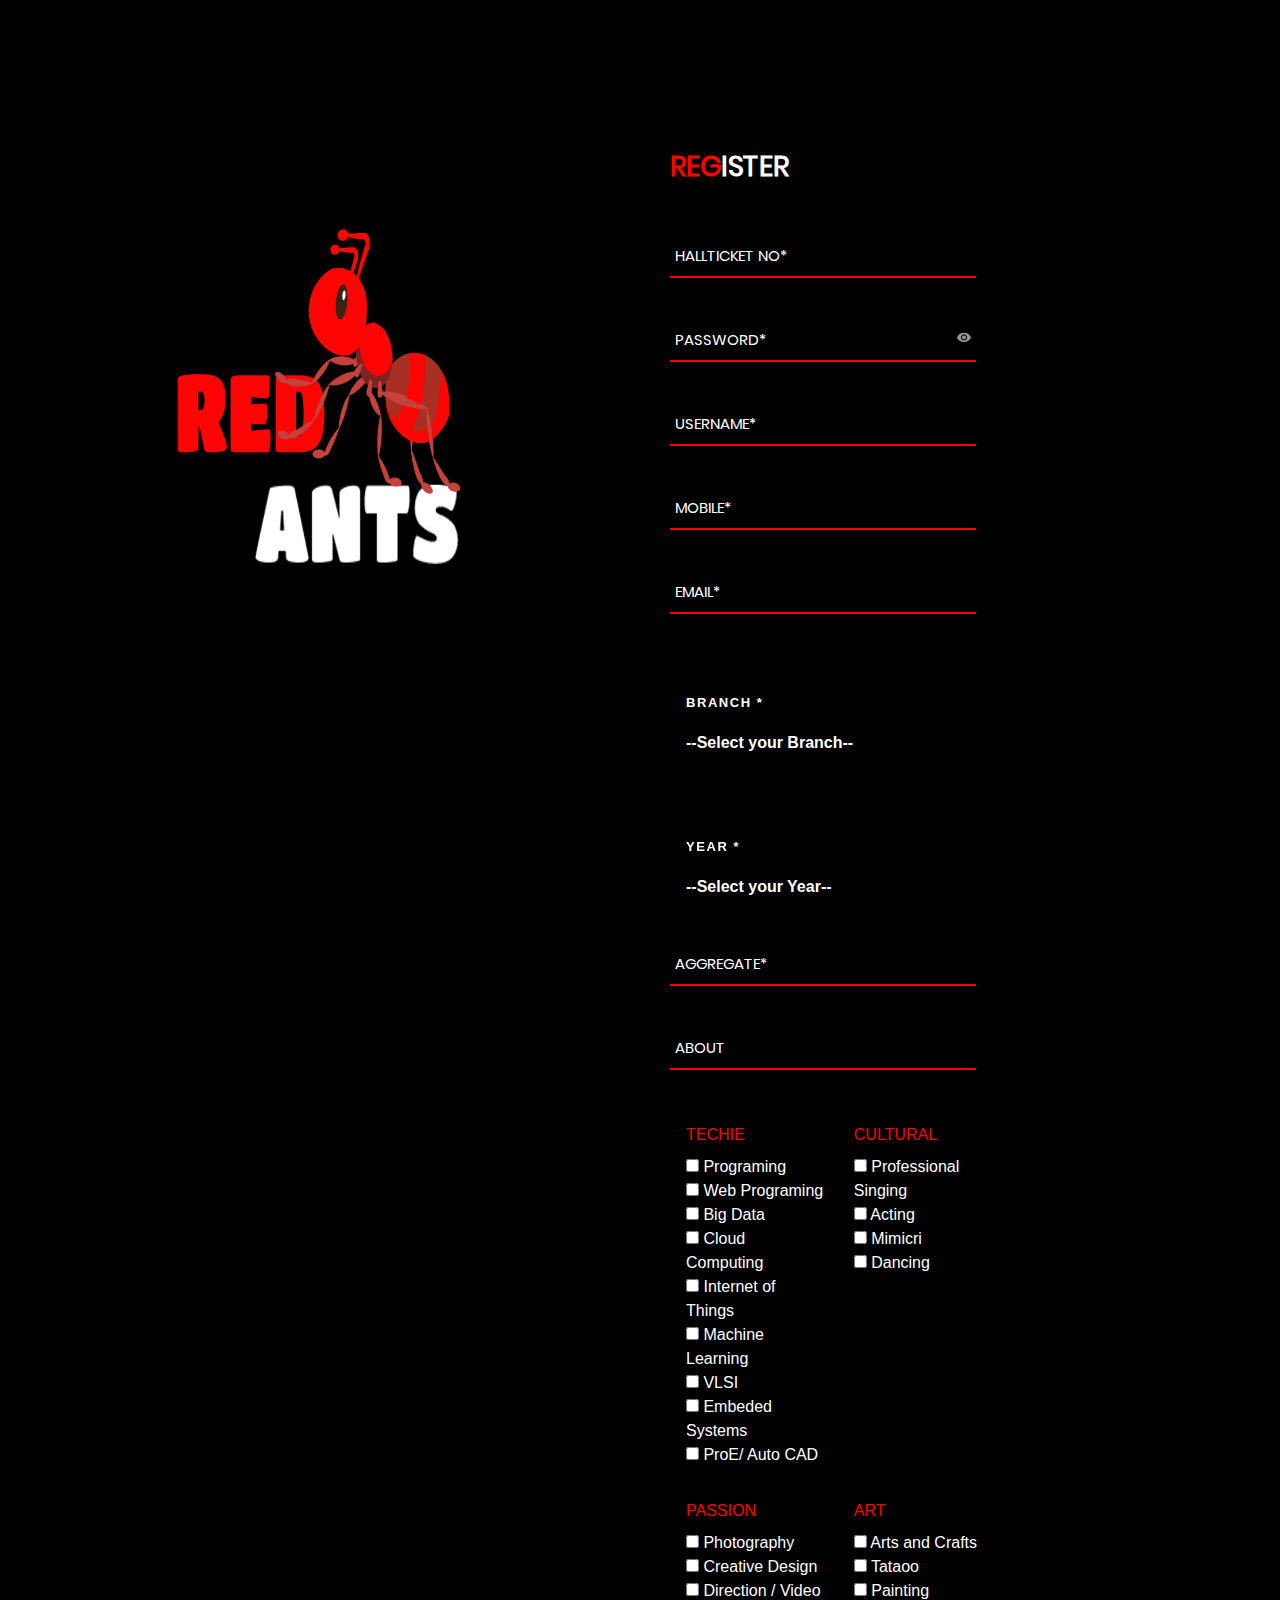
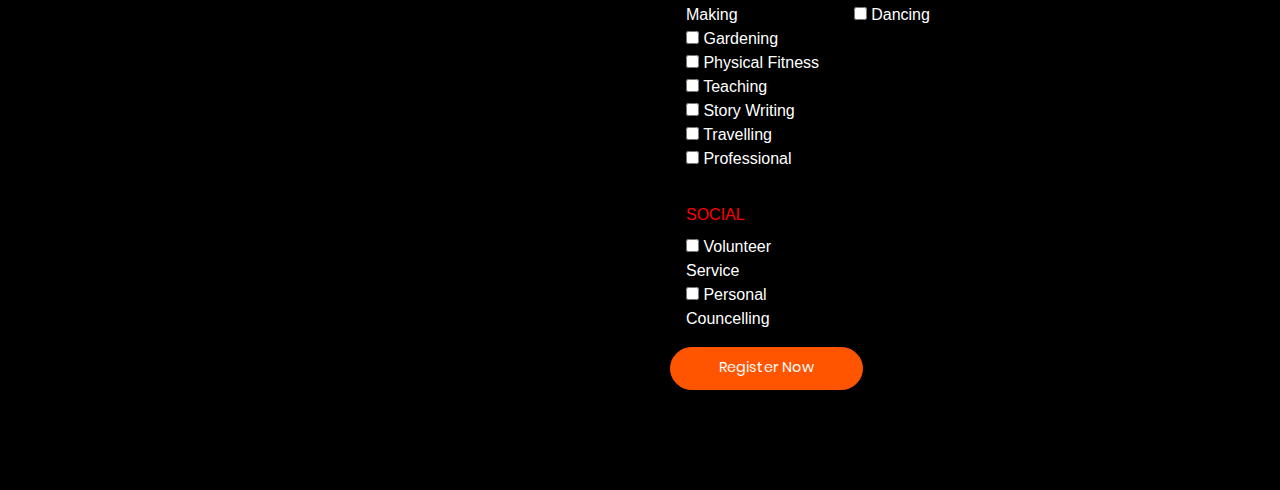
<file: regform.html>
<!--<?php
    session_start();

    if(!isset($_SESSION['logged'])){
        echo "<script>window.top.location='index.php'</script>"
    }
    else{
        if(($_SESSION['logged'])==false){
            echo "<script>window.top.location='index.php'</script>"
        }
    }
?>-->

<html>
    <head>
        <title>
            REDANTS 
        </title>
          <meta name="viewport" content="width=device-width, initial-scale=1">
<!--===============================================================================================-->  
  <link rel="icon" type="log/image/png" href="images/icons/favicon.ico"/>
<!--===============================================================================================-->
  <link rel="stylesheet" type="text/css" href="log/vendor/bootstrap/css/bootstrap.min.css">
<!--===============================================================================================-->
  <link rel="stylesheet" type="text/css" href="log/fonts/font-awesome-4.7.0/css/font-awesome.min.css">
<!--===============================================================================================-->
  <link rel="stylesheet" type="text/css" href="log/fonts/iconic/css/material-design-iconic-font.min.css">
<!--===============================================================================================-->
  <link rel="stylesheet" type="text/css" href="log/vendor/animate/animate.css">
<!--===============================================================================================-->  
  <link rel="stylesheet" type="text/css" href="log/vendor/css-hamburgers/hamburgers.min.css">
<!--===============================================================================================-->
  <link rel="stylesheet" type="text/css" href="log/vendor/animsition/css/animsition.min.css">
<!--===============================================================================================-->
  <link rel="stylesheet" type="text/css" href="log/vendor/select2/select2.min.css">
<!--===============================================================================================-->  
  <link rel="stylesheet" type="text/css" href="log/vendor/daterangepicker/daterangepicker.css">
<!--===============================================================================================-->
  <link rel="stylesheet" type="text/css" href="log/css/util.css">
  <link rel="stylesheet" type="text/css" href="log/css/main.css">
    <!-- Bootstrap CSS-->
    <link rel="stylesheet" href="vendor/bootstrap/css/bootstrap.min.css">
    <!-- Font Awesome CSS-->

    <!-- Custom Font Icons CSS-->
    <link rel="stylesheet" href="css/landy-iconfont.css">
    <!-- Google fonts - Open Sans-->
    <link rel="stylesheet" href="https://fonts.googleapis.com/css?family=Open+Sans:300,400,700,800">
    <!-- owl carousel-->
    <link rel="stylesheet" href="vendor/owl.carousel/assets/owl.carousel.css">
    <link rel="stylesheet" href="vendor/owl.carousel/assets/owl.theme.default.css">
    <!-- theme stylesheet-->
    <link rel="stylesheet" href="css/style.default.css" id="theme-stylesheet">
    <!-- Custom stylesheet - for your changes-->
  
    <!-- Favicon-->
    <link rel="shortcut icon" href="favicon.png">
    <!-- Tweaks for older IEs--><!--[if lt IE 9]>
        <script src="https://oss.maxcdn.com/html5shiv/3.7.3/html5shiv.min.js"></script>
        <script src="https://oss.maxcdn.com/respond/1.4.2/respond.min.js"></script><![endif]-->
        <script src="https://oss.maxcdn.com/respond/1.4.2/respond.min.js"></script><![endif]-->
           <!-- Stylesheets -->

  <link rel="stylesheet" href="css/set1.css">

         <script
  src="https://code.jquery.com/jquery-3.3.1.min.js"
  integrity="sha256-FgpCb/KJQlLNfOu91ta32o/NMZxltwRo8QtmkMRdAu8="
  crossorigin="anonymous"></script>


<style>
body {
  
    background-color: black;
  background-repeat: no-repeat;
  background-size: 750px 420px;
  background-position: left;
 }
</style>

    </head>
    <body>

       
<div id="main-wrapper">

          
  <div class="container-fluid">
        <div class="row">
         <div class="image col-lg-6 order-1 order-lg-2" style="top: 100"><img src="img/ralogo.png" alt="..." class="img-fluid">
<br><br><br><br><br>         </div>

            <div class="text col-lg-5 order-2 order-lg-2">

<style type="text/css">
  



/*//////////////////////////////////////////////////////////////////
[ FONT ]*/



* {
  margin: 0px; 
  padding: 0px; 
  box-sizing: border-box;
}

body, html {
  height: 100%;
  font-family: Poppins-Regular, sans-serif;
}

/*---------------------------------------------*/
a {
  font-family: Poppins-Regular;
  font-size: 14px;
  line-height: 1.7;
  color: #666666;
  margin: 0px;
  transition: all 0.4s;
  -webkit-transition: all 0.4s;
  -o-transition: all 0.4s;
  -moz-transition: all 0.4s;
}

a:focus {
  outline: none !important;
}

a:hover {
  text-decoration: none;
  color: #6a7dfe;
  color: -webkit-linear-gradient(left, #21d4fd, #b721ff);
  color: -o-linear-gradient(left, #21d4fd, #b721ff);
  color: -moz-linear-gradient(left, #21d4fd, #b721ff);
  color: linear-gradient(left, #21d4fd, #b721ff);
}

/*---------------------------------------------*/
h1,h2,h3,h4,h5,h6 {
  margin: 0px;
}

p {
  font-family: Poppins-Regular;
  font-size: 14px;
  line-height: 1.7;
  color: #666666;
  margin: 0px;
}

ul, li {
  margin: 0px;
  list-style-type: none;
}


/*---------------------------------------------*/
input {
  outline: none;
  border: none;
}

textarea {
  outline: none;
  border: none;
}

textarea:focus, input:focus {
  border-color: transparent !important;
}

input:focus::-webkit-input-placeholder { color:transparent; }
input:focus:-moz-placeholder { color:transparent; }
input:focus::-moz-placeholder { color:transparent; }
input:focus:-ms-input-placeholder { color:transparent; }

textarea:focus::-webkit-input-placeholder { color:transparent; }
textarea:focus:-moz-placeholder { color:transparent; }
textarea:focus::-moz-placeholder { color:transparent; }
textarea:focus:-ms-input-placeholder { color:transparent; }

input::-webkit-input-placeholder { color: #adadad;}
input:-moz-placeholder { color: #adadad;}
input::-moz-placeholder { color: #adadad;}
input:-ms-input-placeholder { color: #adadad;}

textarea::-webkit-input-placeholder { color: #adadad;}
textarea:-moz-placeholder { color: #adadad;}
textarea::-moz-placeholder { color: #adadad;}
textarea:-ms-input-placeholder { color: #adadad;}

/*---------------------------------------------*/
button {
  outline: none !important;
  border: none;
  background: transparent;
}

button:hover {
  cursor: pointer;
}

iframe {
  border: none !important;
}


/*//////////////////////////////////////////////////////////////////
[ Utility ]*/
.txt1 {

  font-size: 13px;
  color: #666666;
  line-height: 1.5;
}


  font-size: 13px;
  color: #333333;
  line-height: 1.5;
}

/*//////////////////////////////////////////////////////////////////
[ login ]*/

.limiter {
  width: 100%;
  margin: 0 auto;
}

.container-login100 {
  width: 100%;  
  min-height: 100vh;
  display: -webkit-box;
  display: -webkit-flex;
  display: -moz-box;
  display: -ms-flexbox;
  display: flex;
  flex-wrap: wrap;
  justify-content: center;
  align-items: center;
  padding: 15px;
  background: #ff5500;  
}

.wrap-login100 {
  width: 390px;
  background: #fff;
  border-radius: 10px;
  overflow: hidden;
  padding: 77px 55px 33px 55px;

  box-shadow: 0 5px 10px 0px #ff5500;
  -moz-box-shadow: 0 5px 10px 0px #ff5500;
  -webkit-box-shadow: 0 5px 10px 0px rgba(0, 0, 0, 0.1);
  -o-box-shadow: 0 5px 10px 0px rgba(0, 0, 0, 0.1);
  -ms-box-shadow: 0 5px 10px 0px rgba(0, 0, 0, 0.1);
}


/*------------------------------------------------------------------
[ Form ]*/

.login100-form {
  width: 100%;
}

.login100-form-title {
  display: block;

  font-size: 30px;
  color: #333333;
  line-height: 1.2;
  text-align: center;
}
.login100-form-title i {
  font-size: 60px;
}

/*------------------------------------------------------------------
[ Input ]*/

.wrap-input100 {
  width: 100%;
  position: relative;
  border-bottom: 2px solid red;
  margin-bottom: 37px;
}

.input100 {
  font-family: Poppins-Regular;
  font-size: 15px;
  color: #fff;
  line-height: 1.2;

  display: block;
  width: 100%;
  height: 45px;
  background: transparent;
  padding: 0 5px;
}

/*---------------------------------------------*/ 
.focus-input100 {
  position: absolute;
  display: block;
  width: 100%;
  height: 100%;
  top: 0;
  left: 0;
  pointer-events: none;
}

.focus-input100::before {
  content: "";
  display: block;
  position: absolute;
  bottom: -2px;
  left: 0;
  width: 0;
  height: 2px;

  -webkit-transition: all 0.4s;
  -o-transition: all 0.4s;
  -moz-transition: all 0.4s;
  transition: all 0.4s;

  background: #6a7dfe;
  background: -webkit-linear-gradient(left, #21d4fd, #b721ff);
  background: -o-linear-gradient(left, #21d4fd, #b721ff);
  background: -moz-linear-gradient(left, #21d4fd, #b721ff);
  background: linear-gradient(left, #21d4fd, #b721ff);
}

.focus-input100::after {
  font-family: Poppins-Regular;
  font-size: 15px;
  color: #fff;
  line-height: 1.2;

  content: attr(data-placeholder);
  display: block;
  width: 100%;
  position: absolute;
  top: 16px;
  left: 0px;
  padding-left: 5px;

  -webkit-transition: all 0.4s;
  -o-transition: all 0.4s;
  -moz-transition: all 0.4s;
  transition: all 0.4s;
}

.input100:focus + .focus-input100::after {
  top: -15px;
}

.input100:focus + .focus-input100::before {
  width: 100%;
}

.has-val.input100 + .focus-input100::after {
  top: -15px;
}

.has-val.input100 + .focus-input100::before {
  width: 100%;
}

/*---------------------------------------------*/
.btn-show-pass {
  font-size: 15px;
  color: #999999;

  display: -webkit-box;
  display: -webkit-flex;
  display: -moz-box;
  display: -ms-flexbox;
  display: flex;
  align-items: center;
  position: absolute;
  height: 100%;
  top: 0;
  right: 0;
  padding-right: 5px;
  cursor: pointer;
  -webkit-transition: all 0.4s;
  -o-transition: all 0.4s;
  -moz-transition: all 0.4s;
  transition: all 0.4s;
}

.btn-show-pass:hover {
  color: #ff5500;
  color: -webkit-linear-gradient(left, #ff5500, #b72);
}

.btn-show-pass.active {
  color: #ff5500;
  color: -webkit-linear-gradient(left, #ff5500, #b721ff);

}



/*------------------------------------------------------------------
[ Button ]*/
.container-login100-form-btn {
  display: -webkit-box;
  display: -webkit-flex;
  display: -moz-box;
  display: -ms-flexbox;
  display: flex;
  flex-wrap: wrap;
  justify-content: center;
  padding-top: 13px;
}

.wrap-login100-form-btn {
  width: 100%;
  display: block;
  position: relative;
  z-index: 1;
  border-radius: 25px;
  overflow: hidden;
  margin: 0 auto;
}

.login100-form-bgbtn {
  position: absolute;
  z-index: -1;
  width: 300%;
  height: 100%;
  background: #ff5500;

  top: 0;
  left: -100%;

  -webkit-transition: all 0.4s;
  -o-transition: all 0.4s;
  -moz-transition: all 0.4s;
  transition: all 0.4s;
}

.login100-form-btn {
  font-family: Poppins-Medium;
  font-size: 15px;
  color: #fff;
  line-height: 1.2;
  text-transform: uppercase;

  display: -webkit-box;
  display: -webkit-flex;
  display: -moz-box;
  display: -ms-flexbox;
  display: flex;
  justify-content: center;
  align-items: center;
  padding: 0 20px;
  width: 100%;
  height: 50px;
}

.wrap-login100-form-btn:hover .login100-form-bgbtn {
  left: 0;
}


/*------------------------------------------------------------------
[ Responsive ]*/

@media (max-width: 576px) {
  .wrap-login100 {
    padding: 77px 15px 33px 15px;
  }
}



/*------------------------------------------------------------------
[ Alert validate ]*/

.validate-input {
  position: relative;
}

.alert-validate::before {
  content: attr(data-validate);
  position: absolute;
  max-width: 70%;
  background-color: #fff;
  border: 1px solid #c80000;
  border-radius: 2px;
  padding: 4px 25px 4px 10px;
  top: 50%;
  -webkit-transform: translateY(-50%);
  -moz-transform: translateY(-50%);
  -ms-transform: translateY(-50%);
  -o-transform: translateY(-50%);
  transform: translateY(-50%);
  right: 0px;
  pointer-events: none;

  font-family: Poppins-Regular;
  color: #c80000;
  font-size: 13px;
  line-height: 1.4;
  text-align: left;

  visibility: hidden;
  opacity: 0;

  -webkit-transition: opacity 0.4s;
  -o-transition: opacity 0.4s;
  -moz-transition: opacity 0.4s;
  transition: opacity 0.4s;
}

.alert-validate::after {
  content: "\f06a";
  font-family: FontAwesome;
  font-size: 16px;
  color: #c80000;

  display: block;
  position: absolute;
  background-color: #fff;
  top: 50%;
  -webkit-transform: translateY(-50%);
  -moz-transform: translateY(-50%);
  -ms-transform: translateY(-50%);
  -o-transform: translateY(-50%);
  transform: translateY(-50%);
  right: 5px;
}

.alert-validate:hover:before {
  visibility: visible;
  opacity: 1;
}

@media (max-width: 992px) {
  .alert-validate::before {
    visibility: visible;
    opacity: 1;
  }
}






</style>

<br>
<br>      
  
<br>
	<form class="login100-form validate-form" method="get" action="changepwd.php">
         
       

        <div class="col-sm-8 md-12  right-side right " style="color: red">
                 <div style="right: px" >    <h3 style="color: white"> <strong style="color: red">REG</strong>ISTER</h3></div>
                 
     <br><br>
      <div class="wrap-input100 validate-input" data-validate="HALLTICKET NO">
            <span class="btn-show-pass">
        
            </span>
            <input class="input100" type="text" name="HALLTICKET">
            <span class="focus-input100" data-placeholder="HALLTICKET NO*"></span>
          </div>
   
   
      <div class="wrap-input100 validate-input" data-validate="Enter password">
            <span class="btn-show-pass">
              <i class="zmdi zmdi-eye"></i>
            </span>
            <input class="input100" type="password" name="pass">
            <span class="focus-input100" data-placeholder="PASSWORD*"></span>
          </div>
     <div class="wrap-input100 validate-input">
            <input class="input100" type="text" name="Username">
            <span class="focus-input100" data-placeholder="USERNAME*"></span>
          </div>
            <div class="wrap-input100 validate-input">
            <input class="input100" type="number" name="phone number">
            <span class="focus-input100" data-placeholder="MOBILE*"></span>
          </div>

          <div class="wrap-input100 validate-input" data-validate = "Valid email is: a@b.c">
            <input class="input100" type="text" name="email">
            <span class="focus-input100" data-placeholder="EMAIL*"></span>
          </div>

        </span>
        <span class="input input--hoshi" myFont  >
          <label class="input__label input__label--hoshi input__label--hoshi-color-3">
            <span class="input__label-content input__label-content--hoshi" >Branch * </span>
          </label><br>



          <select class="input__field input__field--hoshi" type="text" name="branch" style="background-color: black" >
            <option value="">--Select your Branch--</option>
      <option value="cse">CSE</option>
            <option value="it">IT</option>
            <option value="ece">ECE</option>
            <option value="eee" >EEE</option>
            <option value="mech">MECH</option>
            <option value="civil">CIVIL</option>
          </select>
          
        </span>
        <span class="input input--hoshi">
          <label class="input__label input__label--hoshi input__label--hoshi-color-3">
            <span class="input__label-content input__label-content--hoshi">Year *</span>
          </label><br>
          <select class="input__field input__field--hoshi" name="year" type="text" style="background-color: black" >
            <option value="">--Select your Year--</option>
            <option value="I B.tech" >I B.Tech</option>
            <option value="II B.tech">II B.Tech</option>
            <option value="III B.tech">III B.Tech</option>
            <option value="IV B.tech">IV B.Tech</option>
          </select>
        </span>
        <div class="wrap-input100 validate-input">
            <input class="input100" type="number" name="aggregate">
            <span class="focus-input100" data-placeholder="AGGREGATE*"></span>
          </div>

              <div class="wrap-input100 validate-input">
            <input class="input100" type="text" name="about">
            <span class="focus-input100" data-placeholder="ABOUT"></span>
          </div>
    
    <div class="row">
    <div class="col-md-6">
      
    <span class="input input--hoshi" style="color: white">
          <label class="" for="check">
            <span class="" style="color: red "; >TECHIE</span><br>
          </label><br>
          <input type="checkbox" name="TE03" value="TE03"> Programing<br>
          <input type="checkbox" name="TE02" value="TE02"> Web Programing<br>
          <input type="checkbox" name="TE06" value="TE06"> Big Data<br>
          <input type="checkbox" name="TE09" value="TE09"> Cloud Computing<br>
          <input type="checkbox" name="TE04" value="TE04"> Internet of Things<br>
          <input type="checkbox" name="TE07" value="TE07"> Machine Learning<br>
          <input type="checkbox" name="TE05" value="TE05"> VLSI<br>
          <input type="checkbox" name="TE08" value="TE08"> Embeded Systems<br>
          <input type="checkbox" name="TE01" value="TE01"> ProE/ Auto CAD<br>

    </div>
    <div class="col-md-6">
        <span class="input input--hoshi"style="color: white">
          <label class="" for="check">
            <span class="" style="color: red "; >CULTURAL</span><br>
          </label><br>
          <input type="checkbox" name="CU03" value="CU03"> Professional Singing<br>
          <input type="checkbox" name="CU02" value="CU02"> Acting<br>
          <input type="checkbox" name="CU04" value="CU04"> Mimicri<br>
          <input type="checkbox" name="CU01" value="CU01"> Dancing<br>
    </div>
    <div class="col-md-6">
        <span class="input input--hoshi" style="color: white">
          <label class="" for="check">
            <span class="" style="color: red "; >PASSION</span><br>
          </label><br>
         <input type="checkbox" name="PA02" value="PA02"> Photography<br>
          <input type="checkbox" name="PA08" value="PA08"> Creative Design<br>
          <input type="checkbox" name="PA07" value="PA07"> Direction / Video Making<br>
          <input type="checkbox" name="PA03" value="PA03"> Gardening<br>
          <input type="checkbox" name="PA01" value="PA01"> Physical Fitness<br>
          <input type="checkbox" name="PA09" value="PA09"> Teaching<br>
          <input type="checkbox" name="PA05" value="PA05 "> Story Writing<br>
          <input type="checkbox" name="PA04" value="PA04 "> Travelling<br>
          <input type="checkbox" name="PA06" value="PA06 "> Professional<br>
    </div>
    <div class="col-md-6">
        <span class="input input--hoshi" style="color: white">
          <label class="" for="check">
            <span class="" style="color: red "; >ART</span><br>
          </label><br>
         <input type="checkbox" name="AR01" value="AR01"> Arts and Crafts<br>
          <input type="checkbox" name="AR02" value="AR02"> Tataoo<br>
          <input type="checkbox" name="AR03" value="AR03"> Painting<br>
          <input type="checkbox" name="AR04" value="AR04"> Dancing<br>
    </div>
    <div class="col-md-6">
        <span class="input input--hoshi" style="color: white" >
          <label class="" for="check">
            <span class="" style="color: red "; >SOCIAL</span><br>
          </label><br>
         <input type="checkbox" name="SO01" value="SO01"> Volunteer Service<br>
          <input type="checkbox" name="SO02" value="SO02"> Personal Councelling<br>
    </div>
    </div>
    <div id="temp"></div>
<script>


function reg(){

  var dataList = {
    'htno': document.forms['register']['htno'].value,
    'pwd': document.forms['register']['password'].value,
    'name': document.forms['register']['fname'].value,
    'mobile': document.forms['register']['mobile'].value,
    'email': document.forms['register']['email'].value,
    'branch': document.forms['register']['branch'].value,
    'year': document.forms['register']['year'].value,
    'aggregate': document.forms['register']['aggregate'].value,
    'about':document.forms['register']['about'].value,

    'TE01':document.forms['register']['TE01'].checked,
    'TE02':document.forms['register']['TE02'].checked,
    'TE03':document.forms['register']['TE03'].checked,
    'TE04':document.forms['register']['TE04'].checked,
    'TE05':document.forms['register']['TE05'].checked,
    'TE06':document.forms['register']['TE06'].checked,
    'TE07':document.forms['register']['TE07'].checked,
    'TE08':document.forms['register']['TE08'].checked,
    'TE09':document.forms['register']['TE09'].checked,

    'AR01':document.forms['register']['AR01'].checked,
    'AR02':document.forms['register']['AR02'].checked,
    'AR03':document.forms['register']['AR03'].checked,
    'AR04':document.forms['register']['AR04'].checked,

    'PA01':document.forms['register']['PA01'].checked,
    'PA02':document.forms['register']['PA02'].checked,
    'PA03':document.forms['register']['PA03'].checked,
    'PA04':document.forms['register']['PA04'].checked,
    'PA05':document.forms['register']['PA05'].checked,
    'PA06':document.forms['register']['PA06'].checked,
    'PA07':document.forms['register']['PA07'].checked,
    'PA08':document.forms['register']['PA08'].checked,
    'PA09':document.forms['register']['PA09'].checked,

    'CU01':document.forms['register']['CU01'].checked,
    'CU02':document.forms['register']['CU02'].checked,
    'CU03':document.forms['register']['CU03'].checked,
    'CU04':document.forms['register']['CU04'].checked,

    'SO01':document.forms['register']['SO01'].checked,
    'SO02':document.forms['register']['SO02'].checked

};

    

  $.ajax({
    type:'POST',
    url:'php/register.php',
    data:dataList,
    success:function(msg){
      $('#temp').html(msg);
    }
  });
  return false
}


</script>
        <div class="cta">
          <button class="btn btn-primary pull-left" onclick="reg()" style="background-color:#ff5500;" type="submit">
            Register Now
          </button>
          
</div>

</div>
    </div>

           
     
        </form>

  
        </div>
        </div>
        <!-- Javascript files-->
        <script src="https://code.jquery.com/jquery-3.2.1.min.js"></script>
        <script src="https://cdnjs.cloudflare.com/ajax/libs/popper.js/1.11.0/umd/popper.min.js"> </script>
        <script src="vendor/bootstrap/js/bootstrap.min.js"></script>
        <script src="vendor/jquery.cookie/jquery.cookie.js"> </script>
        <script src="vendor/owl.carousel/owl.carousel.min.js"></script>
        <script src="js/front.js"></script>

        <!--===============================================================================================-->
  <script src="log/vendor/jquery/jquery-3.2.1.min.js"></script>
<!--===============================================================================================-->
  <script src="log/vendor/animsition/js/animsition.min.js"></script>
<!--===============================================================================================-->
  <script src="log/vendor/bootstrap/js/popper.js"></script>
  <script src="log/vendor/bootstrap/js/bootstrap.min.js"></script>
<!--===============================================================================================-->
  <script src="log/vendor/select2/select2.min.js"></script>
<!--===============================================================================================-->
  <script src="log/vendor/daterangepicker/moment.min.js"></script>
  <script src="log/vendor/daterangepicker/daterangepicker.js"></script>
<!--===============================================================================================-->
  <script src="log/vendor/countdowntime/countdowntime.js"></script>
<!--===============================================================================================-->
  <script src="log/js/main.js"></script>


        <!-- Google Analytics: change UA-XXXXX-X to be your site's ID.-->
        <!---->
        <script>
          (function(b,o,i,l,e,r){b.GoogleAnalyticsObject=l;b[l]||(b[l]=
          function(){(b[l].q=b[l].q||[]).push(arguments)});b[l].l=+new Date;
          e=o.createElement(i);r=o.getElementsByTagName(i)[0];
          e.src='//www.google-analytics.com/analytics.js';
          r.parentNode.insertBefore(e,r)}(window,document,'script','ga'));
          ga('create','UA-XXXXX-X');ga('send','pageview');
        </script>
        
    </body>
</html>
</file>
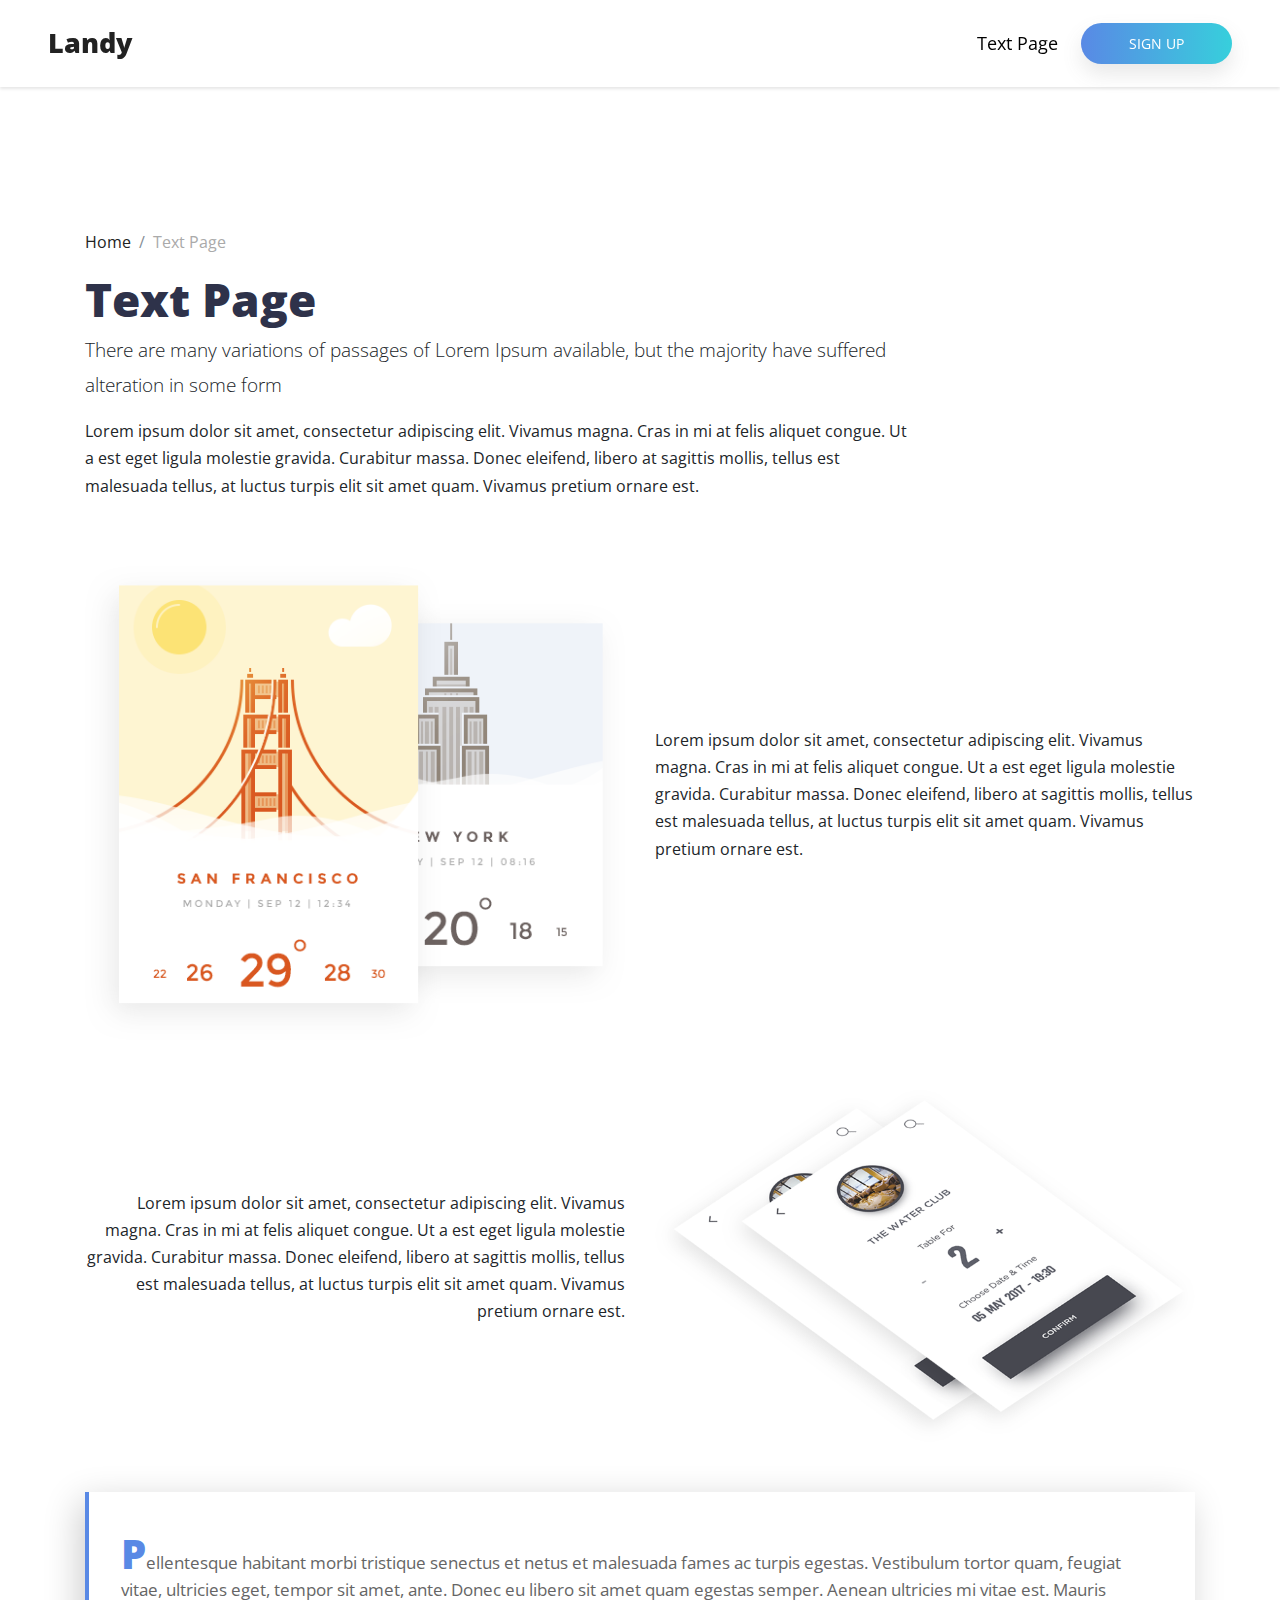
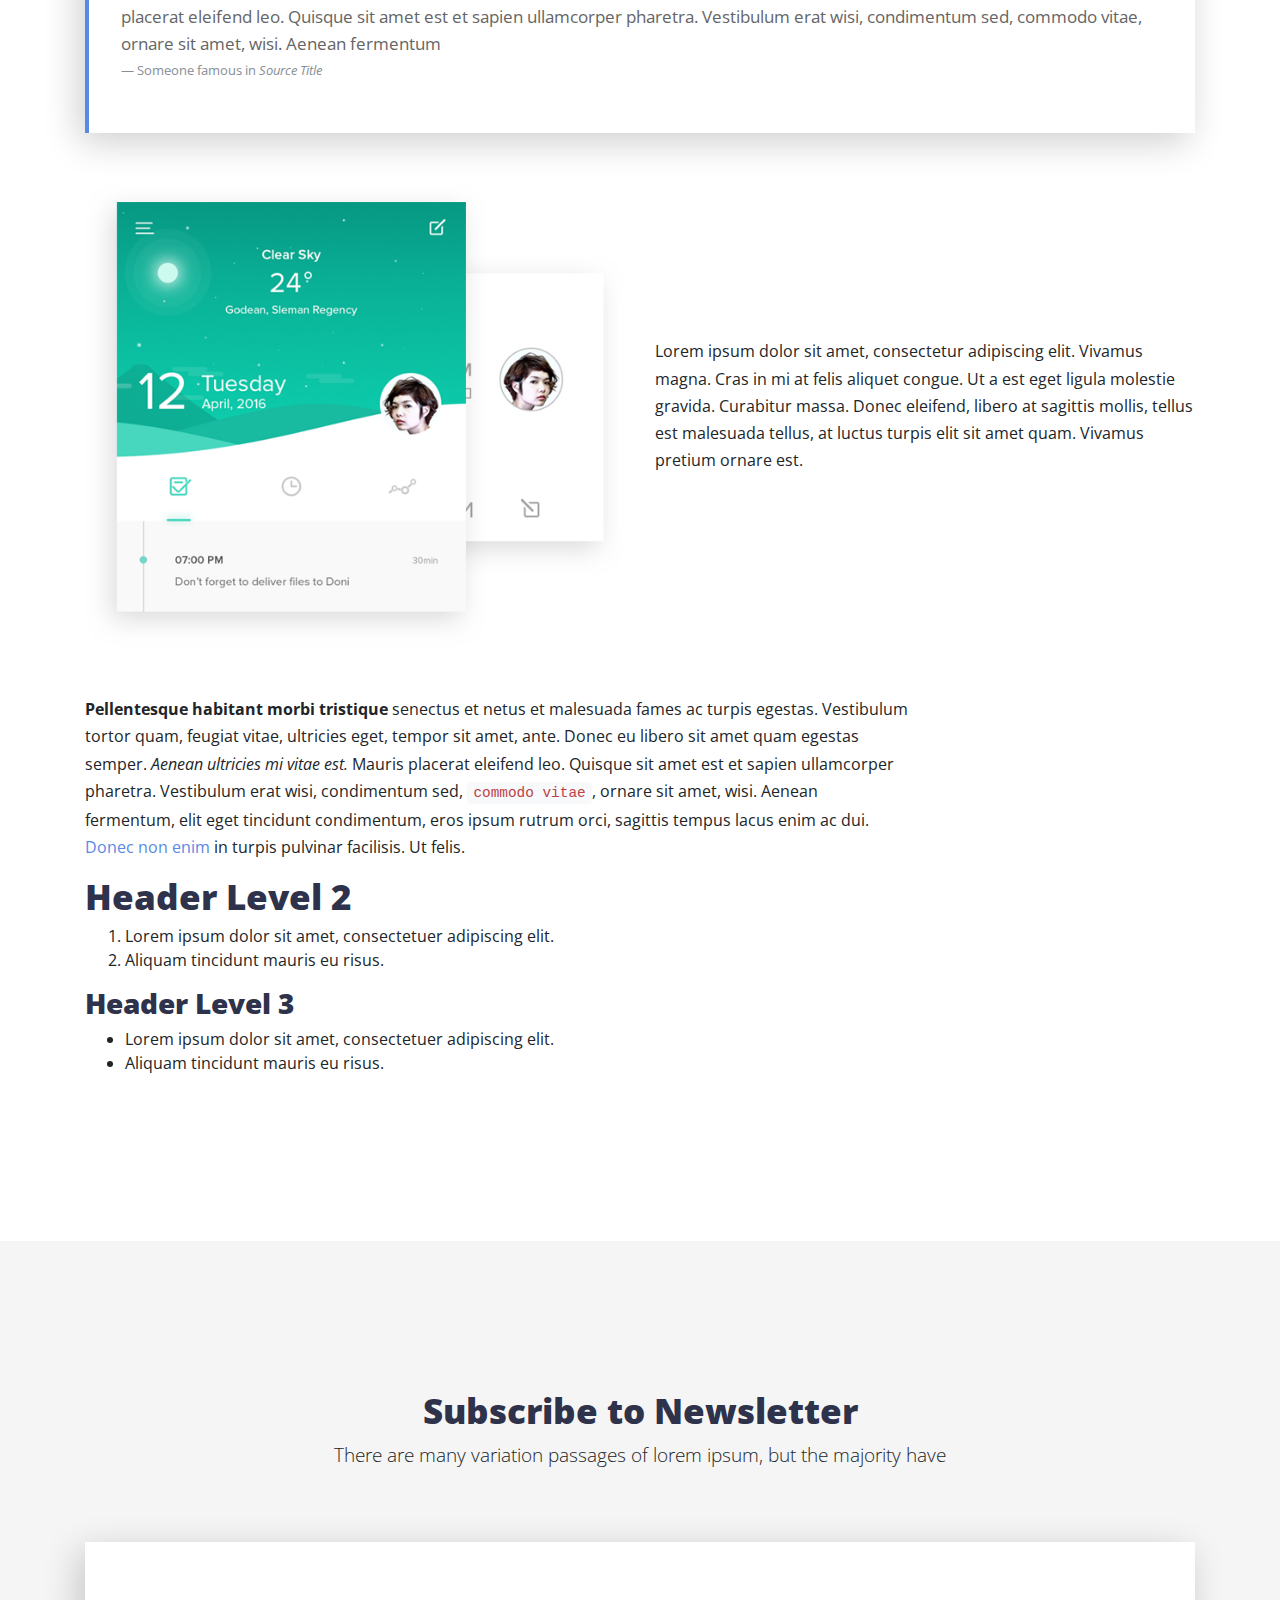
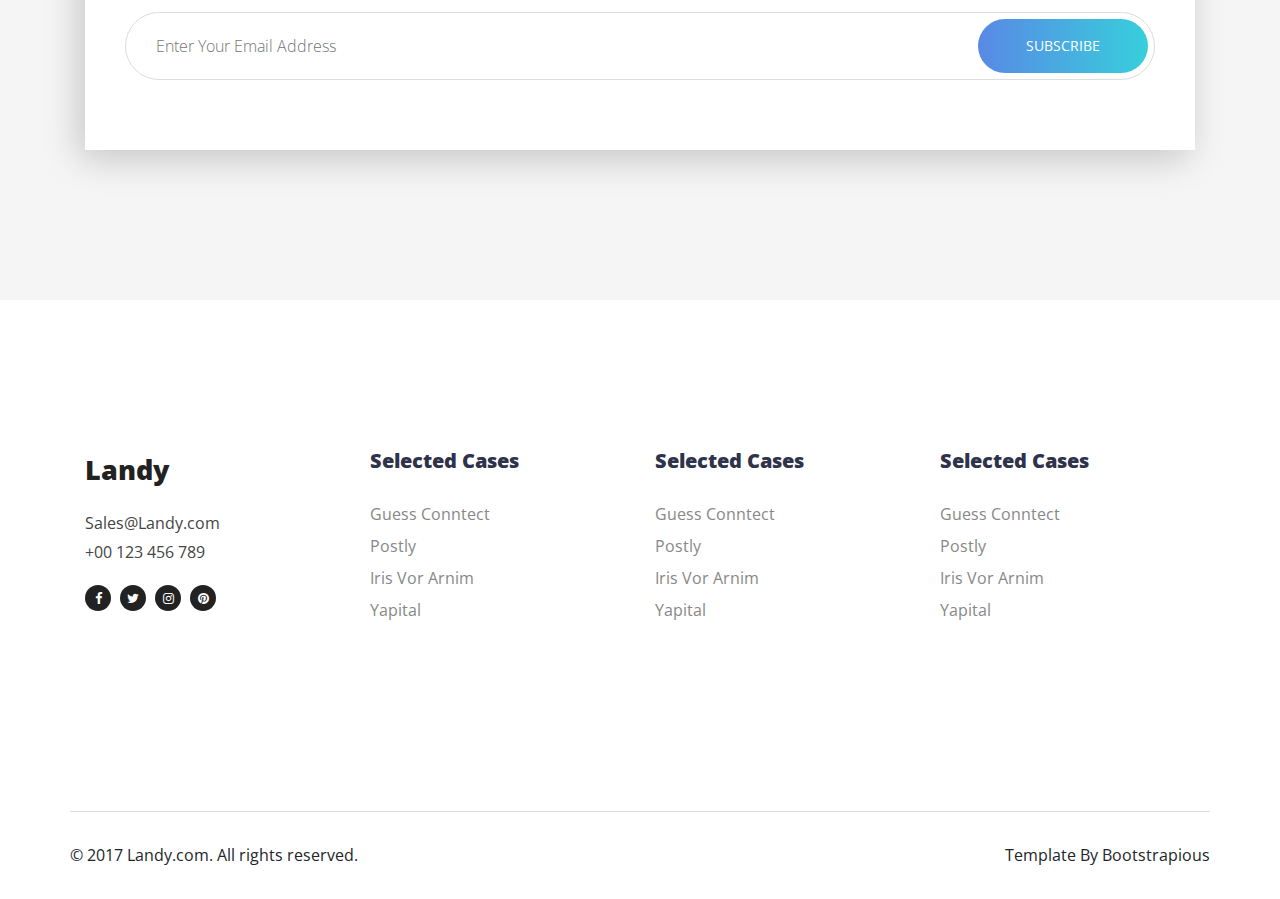
<file: text.html>
<!DOCTYPE html>
<html>
  <head>
    <meta charset="utf-8">
    <meta http-equiv="X-UA-Compatible" content="IE=edge">
    <title>Landy: Bootstrap 4 landing page template by Bootstrapious.com</title>
    <meta name="description" content="">
    <meta name="viewport" content="width=device-width, initial-scale=1">
    <meta name="robots" content="all,follow">
    <!-- Bootstrap CSS-->
    <link rel="stylesheet" href="vendor/bootstrap/css/bootstrap.min.css">
    <!-- Font Awesome CSS-->
    <link rel="stylesheet" href="vendor/font-awesome/css/font-awesome.min.css">
    <!-- Custom Font Icons CSS-->
    <link rel="stylesheet" href="css/landy-iconfont.css">
    <!-- Google fonts - Open Sans-->
    <link rel="stylesheet" href="https://fonts.googleapis.com/css?family=Open+Sans:300,400,700,800">
    <!-- owl carousel-->
    <link rel="stylesheet" href="vendor/owl.carousel/assets/owl.carousel.css">
    <link rel="stylesheet" href="vendor/owl.carousel/assets/owl.theme.default.css">
    <!-- theme stylesheet-->
    <link rel="stylesheet" href="css/style.default.css" id="theme-stylesheet">
    <!-- Custom stylesheet - for your changes-->
    <link rel="stylesheet" href="css/custom.css">
    <!-- Favicon-->
    <link rel="shortcut icon" href="favicon.png">
    <!-- Tweaks for older IEs--><!--[if lt IE 9]>
        <script src="https://oss.maxcdn.com/html5shiv/3.7.3/html5shiv.min.js"></script>
        <script src="https://oss.maxcdn.com/respond/1.4.2/respond.min.js"></script><![endif]-->
  </head>
  <body>
    <!-- navbar-->
    <header class="header">
      <nav class="navbar navbar-expand-lg fixed-top"><a href="index.html" class="navbar-brand">Landy</a>
        <button type="button" data-toggle="collapse" data-target="#navbarSupportedContent" aria-controls="navbarSupportedContent" aria-expanded="false" aria-label="Toggle navigation" class="navbar-toggler navbar-toggler-right"><span></span><span></span><span></span></button>
        <div id="navbarSupportedContent" class="collapse navbar-collapse">
          <ul class="navbar-nav ml-auto align-items-start align-items-lg-center">
            <li class="nav-item"><a href="index.html" class="nav-link link-scroll">Home </a></li>
            <li class="nav-item"><a href="text.html" class="nav-link active">Text Page</a></li>
          </ul>
          <div class="navbar-text">   
            <!-- Button trigger modal--><a href="#" data-toggle="modal" data-target="#exampleModal" class="btn btn-primary navbar-btn btn-shadow btn-gradient">Sign Up</a>
          </div>
        </div>
      </nav>
    </header>
    <!-- Modal-->
    <div id="exampleModal" tabindex="-1" role="dialog" aria-labelledby="exampleModalLabel" aria-hidden="true" class="modal fade">
      <div role="document" class="modal-dialog">
        <div class="modal-content">
          <div class="modal-header">
            <h5 id="exampleModalLabel" class="modal-title">Sign Up Modal</h5>
            <button type="button" data-dismiss="modal" aria-label="Close" class="close"><span aria-hidden="true">×</span></button>
          </div>
          <div class="modal-body">
            <form id="signupform" action="#">
              <div class="form-group">
                <label for="fullname">Full Name</label>
                <input type="text" name="fullname" placeholder="Full Name" id="fullname">
              </div>
              <div class="form-group">
                <label for="username">User Name</label>
                <input type="text" name="username" placeholder="User Name" id="username">
              </div>
              <div class="form-group">
                <label for="email">Email Address</label>
                <input type="text" name="email" placeholder="Email Address" id="email">
              </div>
              <div class="form-group">
                <button type="submit" class="submit btn btn-primary btn-shadow btn-gradient">Signup</button>
              </div>
            </form>
          </div>
        </div>
      </div>
    </div>
    <section>
      <div class="container">
        <div class="row block">
          <div class="col-lg-9">
            <ul class="breadcrumb">
              <li class="breadcrumb-item"><a href="./">Home</a></li>
              <li class="breadcrumb-item">Text Page</li>
            </ul>
            <h1>Text Page</h1>
            <p class="lead">There are many variations of passages of Lorem Ipsum available, but the majority have suffered alteration in some form</p>
            <p>Lorem ipsum dolor sit amet, consectetur adipiscing elit. Vivamus magna. Cras in mi at felis aliquet congue. Ut a est eget ligula molestie gravida. Curabitur massa. Donec eleifend, libero at sagittis mollis, tellus est malesuada tellus, at luctus turpis elit sit amet quam. Vivamus pretium ornare est.</p>
          </div>
        </div>
        <div class="row d-flex align-items-center block">
          <div class="col-lg-6 image"><img src="img/feature-1.png" alt="..." class="img-fluid"></div>
          <div class="col-lg-6 text">
            <p>Lorem ipsum dolor sit amet, consectetur adipiscing elit. Vivamus magna. Cras in mi at felis aliquet congue. Ut a est eget ligula molestie gravida. Curabitur massa. Donec eleifend, libero at sagittis mollis, tellus est malesuada tellus, at luctus turpis elit sit amet quam. Vivamus pretium ornare est.</p>
          </div>
        </div>
        <div class="row d-flex align-items-center block">
          <div class="col-lg-6 text text-right order-2 order-lg-1">
            <p>Lorem ipsum dolor sit amet, consectetur adipiscing elit. Vivamus magna. Cras in mi at felis aliquet congue. Ut a est eget ligula molestie gravida. Curabitur massa. Donec eleifend, libero at sagittis mollis, tellus est malesuada tellus, at luctus turpis elit sit amet quam. Vivamus pretium ornare est.</p>
          </div>
          <div class="col-lg-6 image order-1 order-lg-2"><img src="img/feature-2.png" alt="..." class="img-fluid"></div>
        </div>
        <div class="block">       
          <blockquote class="blockquote">
            <p class="mb-0">Pellentesque habitant morbi tristique senectus et netus et malesuada fames ac turpis egestas. Vestibulum tortor quam, feugiat vitae, ultricies eget, tempor sit amet, ante. Donec eu libero sit amet quam egestas semper. Aenean ultricies mi vitae est. Mauris placerat eleifend leo. Quisque sit amet est et sapien ullamcorper pharetra. Vestibulum erat wisi, condimentum sed, commodo vitae, ornare sit amet, wisi. Aenean fermentum</p>
            <footer class="blockquote-footer">Someone famous in 
              <cite title="Source Title">Source Title</cite>
            </footer>
          </blockquote>
        </div>
        <div class="row d-flex align-items-center block">
          <div class="col-lg-6 image"><img src="img/feature-3.png" alt="..." class="img-fluid"></div>
          <div class="col-lg-6 text">
            <p>Lorem ipsum dolor sit amet, consectetur adipiscing elit. Vivamus magna. Cras in mi at felis aliquet congue. Ut a est eget ligula molestie gravida. Curabitur massa. Donec eleifend, libero at sagittis mollis, tellus est malesuada tellus, at luctus turpis elit sit amet quam. Vivamus pretium ornare est.</p>
          </div>
        </div>
        <div class="row block no-margin-bottom">
          <div class="col-lg-9">
            <p><strong>Pellentesque habitant morbi tristique</strong> senectus et netus et malesuada fames ac turpis egestas. Vestibulum tortor quam, feugiat vitae, ultricies eget, tempor sit amet, ante. Donec eu libero sit amet quam egestas semper. <em>Aenean ultricies mi vitae est.</em> Mauris placerat eleifend leo. Quisque sit amet est et sapien ullamcorper pharetra. Vestibulum erat wisi, condimentum sed, <code>commodo vitae</code>, ornare sit amet, wisi. Aenean fermentum, elit eget tincidunt condimentum, eros ipsum rutrum orci, sagittis tempus lacus enim ac dui. <a href="#">Donec non enim</a> in turpis pulvinar facilisis. Ut felis.</p>
            <h2>Header Level 2</h2>
            <ol>
              <li>Lorem ipsum dolor sit amet, consectetuer adipiscing elit.</li>
              <li>Aliquam tincidunt mauris eu risus.</li>
            </ol>
            <h3>Header Level 3</h3>
            <ul>
              <li>Lorem ipsum dolor sit amet, consectetuer adipiscing elit.</li>
              <li>Aliquam tincidunt mauris eu risus.                    </li>
            </ul>
          </div>
        </div>
      </div>
    </section>
    <section class="newsletter bg-gray">
      <div class="container text-center">
        <h2>Subscribe to Newsletter</h2>
        <p class="lead">There are many variation passages of lorem ipsum, but the majority have</p>
        <div class="form-holder has-shadow">
          <form id="newsletterForm" action="#">
            <div class="form-group">
              <input type="email" name="email" id="email" placeholder="Enter Your Email Address">
              <button type="submit" class="btn btn-primary btn-gradient submit">Subscribe</button>
            </div>
          </form>
        </div>
      </div>
    </section>
    <footer class="main-footer">
      <div class="container">
        <div class="row">
          <div class="col-lg-3 col-md-6"><a href="#" class="brand">Landy</a>
            <ul class="contact-info list-unstyled">
              <li><a href="mailto:sales@landy.com">Sales@Landy.com</a></li>
              <li><a href="tel:123456789">+00 123 456 789</a></li>
            </ul>
            <ul class="social-icons list-inline">
              <li class="list-inline-item"><a href="#" target="_blank" title="Facebook"><i class="fa fa-facebook"></i></a></li>
              <li class="list-inline-item"><a href="#" target="_blank" title="Twitter"><i class="fa fa-twitter"></i></a></li>
              <li class="list-inline-item"><a href="#" target="_blank" title="Instagram"><i class="fa fa-instagram"></i></a></li>
              <li class="list-inline-item"><a href="#" target="_blank" title="Pinterest"><i class="fa fa-pinterest"></i></a></li>
            </ul>
          </div>
          <div class="col-lg-3 col-md-6">
            <h5>Selected Cases</h5>
            <ul class="links list-unstyled">
              <li> <a href="#">Guess Conntect</a></li>
              <li> <a href="#">Postly</a></li>
              <li> <a href="#">Iris Vor Arnim</a></li>
              <li> <a href="#">Yapital</a></li>
            </ul>
          </div>
          <div class="col-lg-3 col-md-6">
            <h5>Selected Cases</h5>
            <ul class="links list-unstyled">
              <li> <a href="#">Guess Conntect</a></li>
              <li> <a href="#">Postly</a></li>
              <li> <a href="#">Iris Vor Arnim</a></li>
              <li> <a href="#">Yapital</a></li>
            </ul>
          </div>
          <div class="col-lg-3 col-md-6">
            <h5>Selected Cases</h5>
            <ul class="links list-unstyled">
              <li> <a href="#">Guess Conntect</a></li>
              <li> <a href="#">Postly</a></li>
              <li> <a href="#">Iris Vor Arnim</a></li>
              <li> <a href="#">Yapital</a></li>
            </ul>
          </div>
        </div>
      </div>
      <div class="copyrights">
        <div class="container">
          <div class="row">
            <div class="col-md-7">
              <p>&copy; 2017 Landy.com. All rights reserved.                        </p>
            </div>
            <div class="col-md-5 text-right">
              <p>Template By <a href="https://bootstrapious.com/" class="external">Bootstrapious</a>  </p>
              <!-- Please do not remove the backlink to Bootstrapious unless you support us at http://bootstrapious.com/donate. It is part of the license conditions. Thanks for understanding :) -->
            </div>
          </div>
        </div>
      </div>
    </footer>
    <!-- Javascript files-->
    <script src="https://code.jquery.com/jquery-3.2.1.min.js"></script>
    <script src="https://cdnjs.cloudflare.com/ajax/libs/popper.js/1.11.0/umd/popper.min.js"> </script>
    <script src="vendor/bootstrap/js/bootstrap.min.js"></script>
    <script src="vendor/jquery.cookie/jquery.cookie.js"> </script>
    <script src="vendor/owl.carousel/owl.carousel.min.js"></script>
    <script src="js/front.js"></script>
    <!-- Google Analytics: change UA-XXXXX-X to be your site's ID.-->
    <!---->
    <script>
      (function(b,o,i,l,e,r){b.GoogleAnalyticsObject=l;b[l]||(b[l]=
      function(){(b[l].q=b[l].q||[]).push(arguments)});b[l].l=+new Date;
      e=o.createElement(i);r=o.getElementsByTagName(i)[0];
      e.src='//www.google-analytics.com/analytics.js';
      r.parentNode.insertBefore(e,r)}(window,document,'script','ga'));
      ga('create','UA-XXXXX-X');ga('send','pageview');
    </script>
  </body>
</html>
</file>
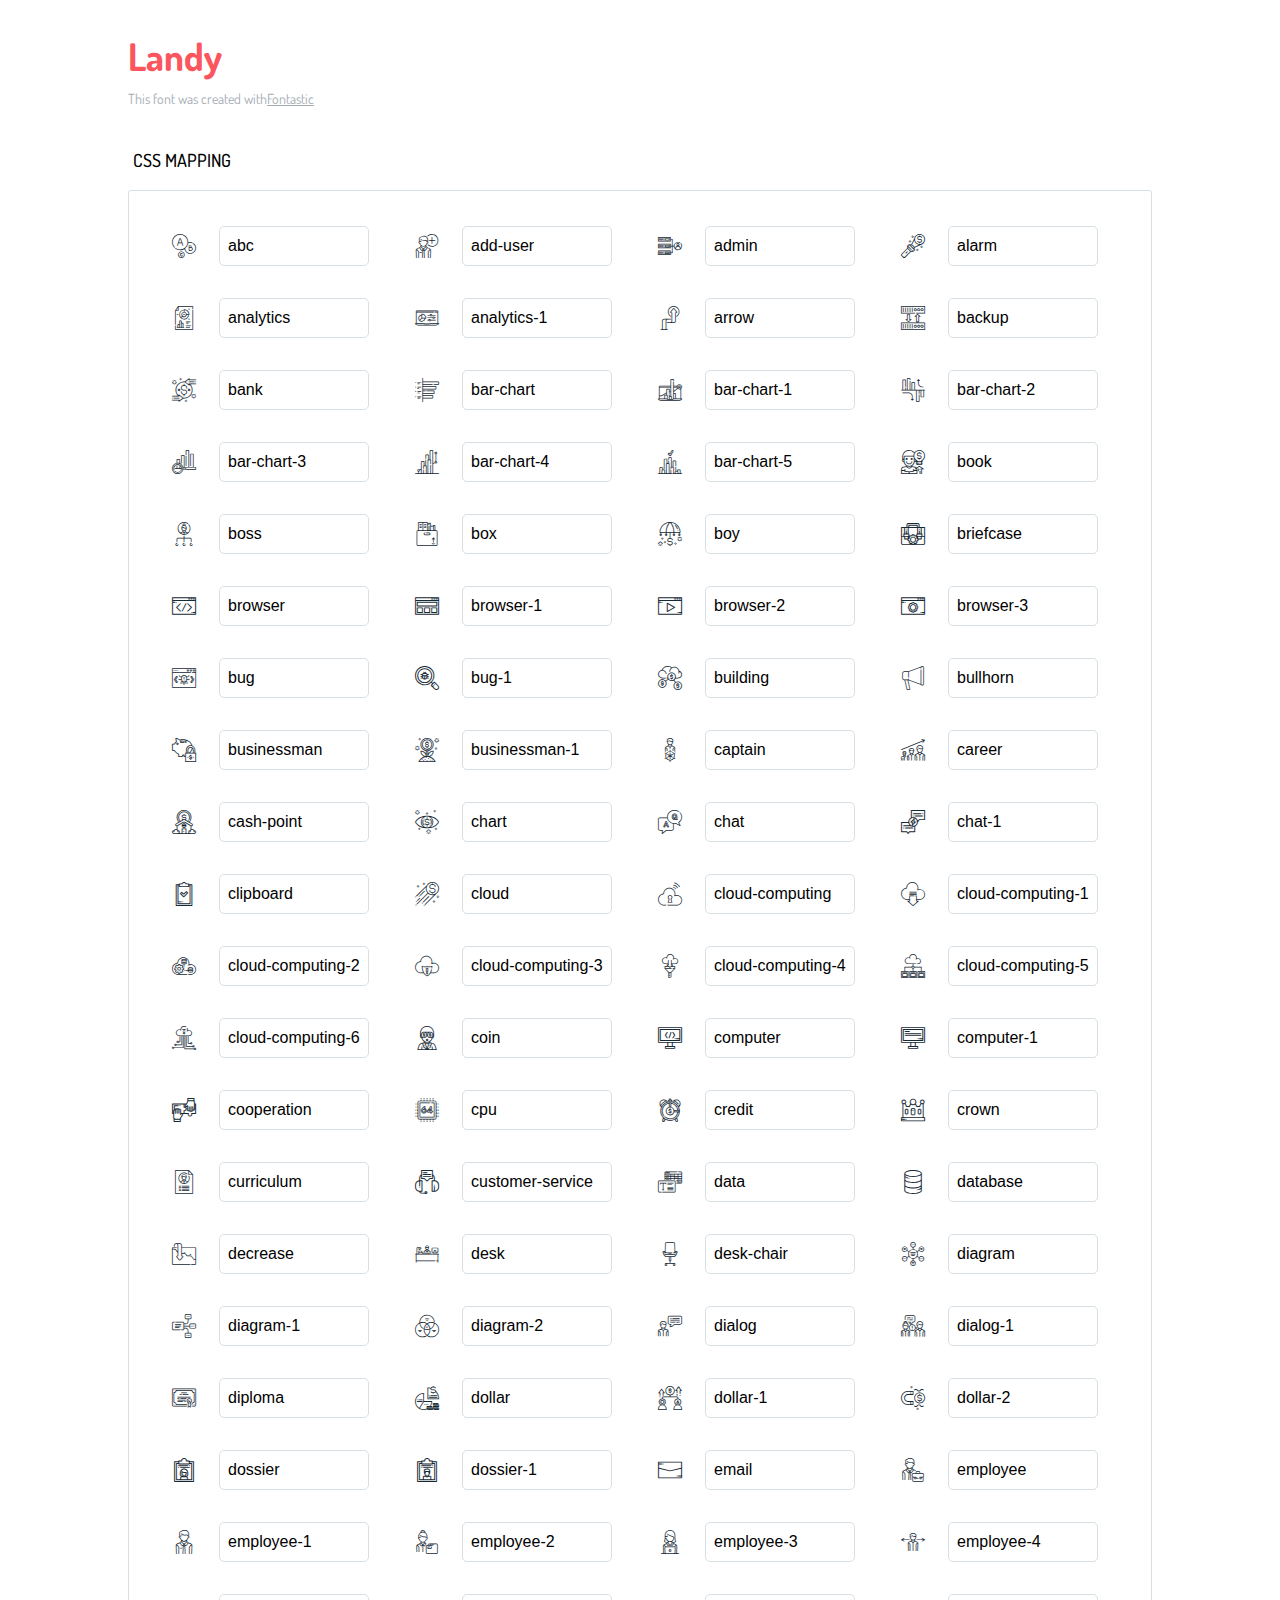
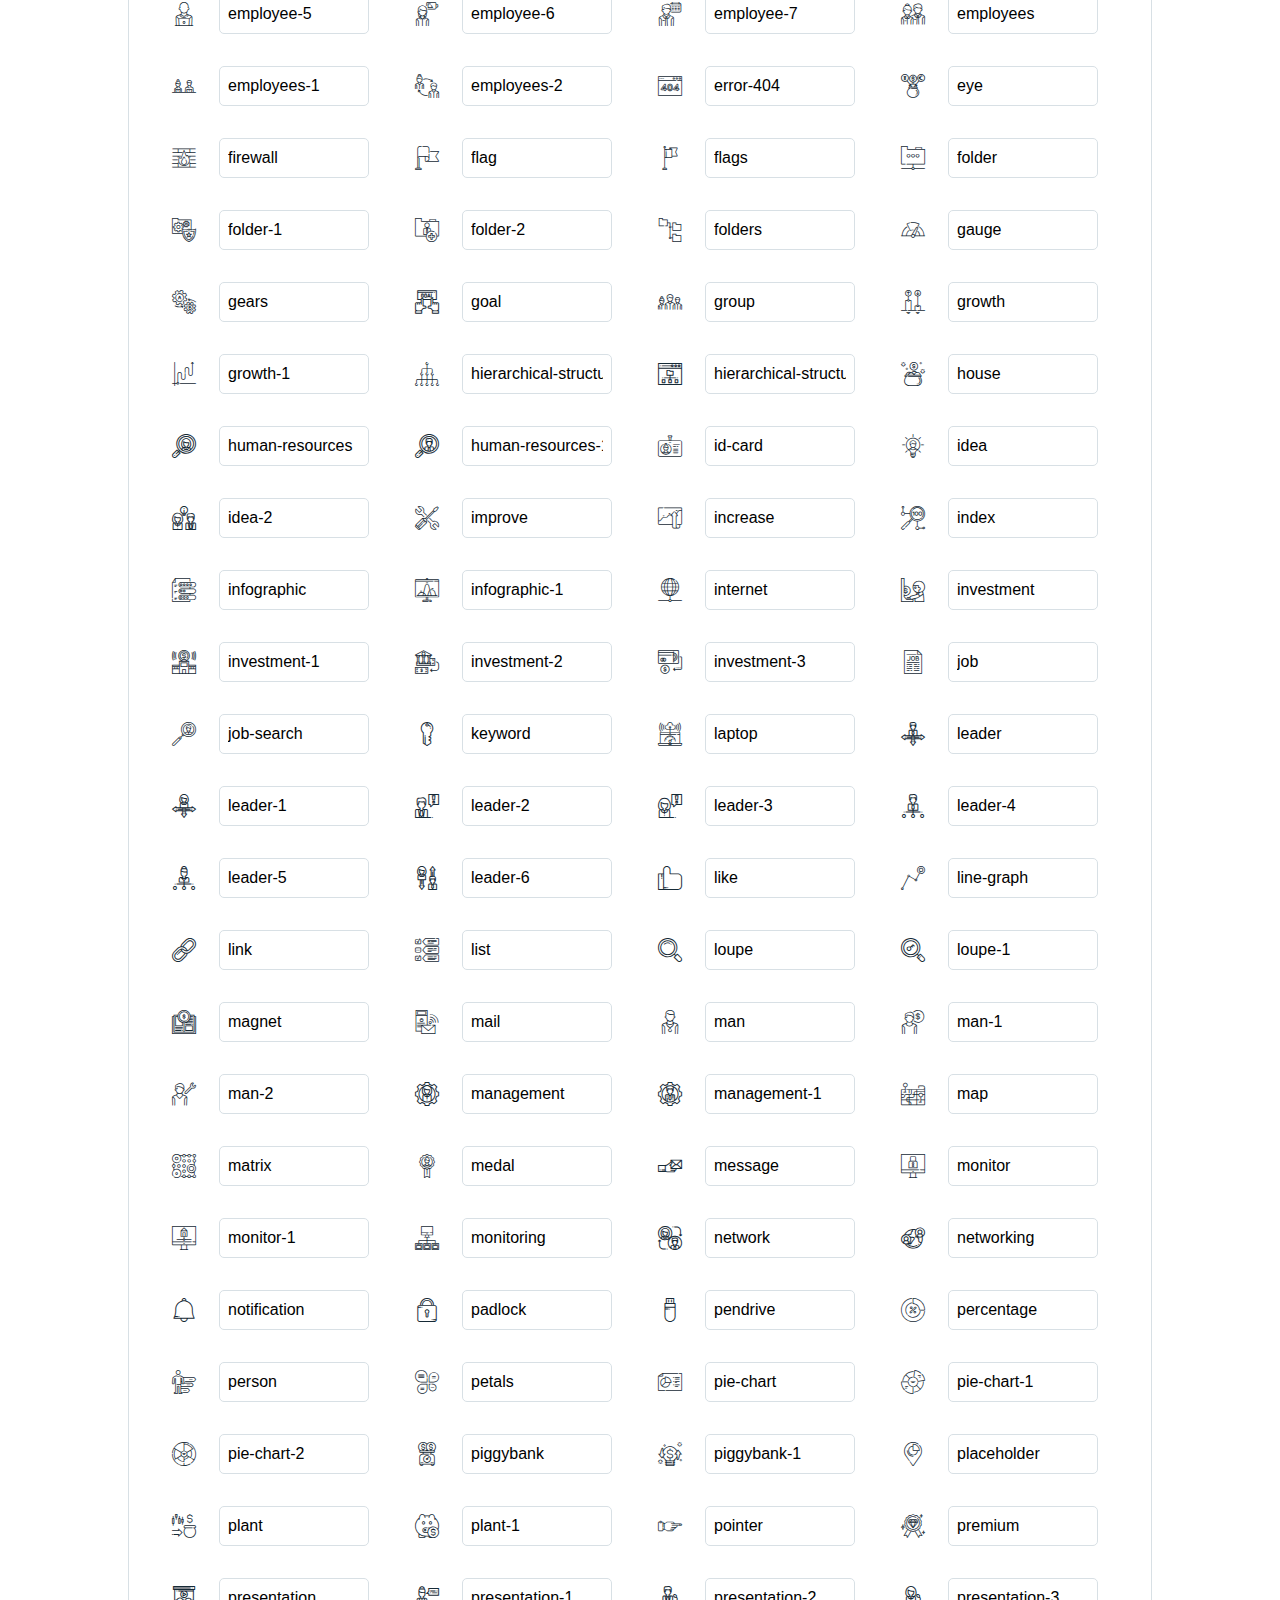
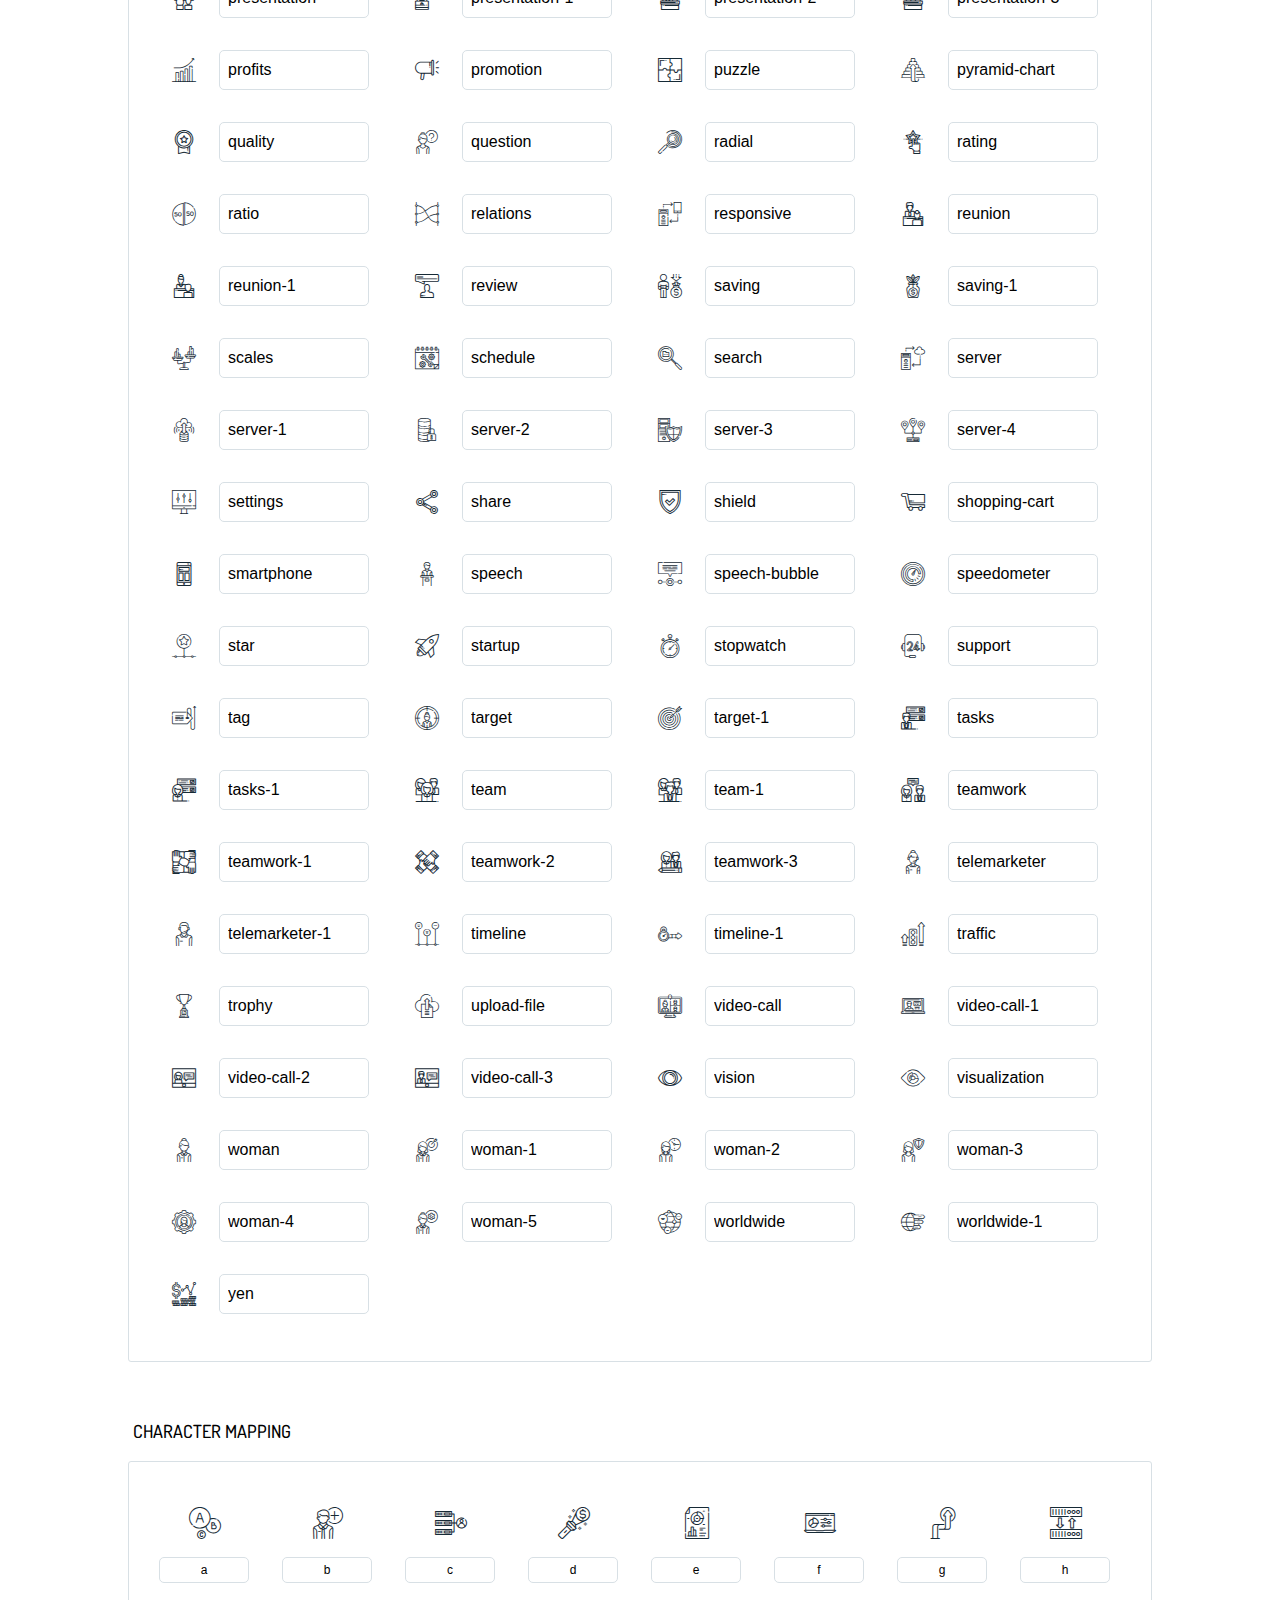
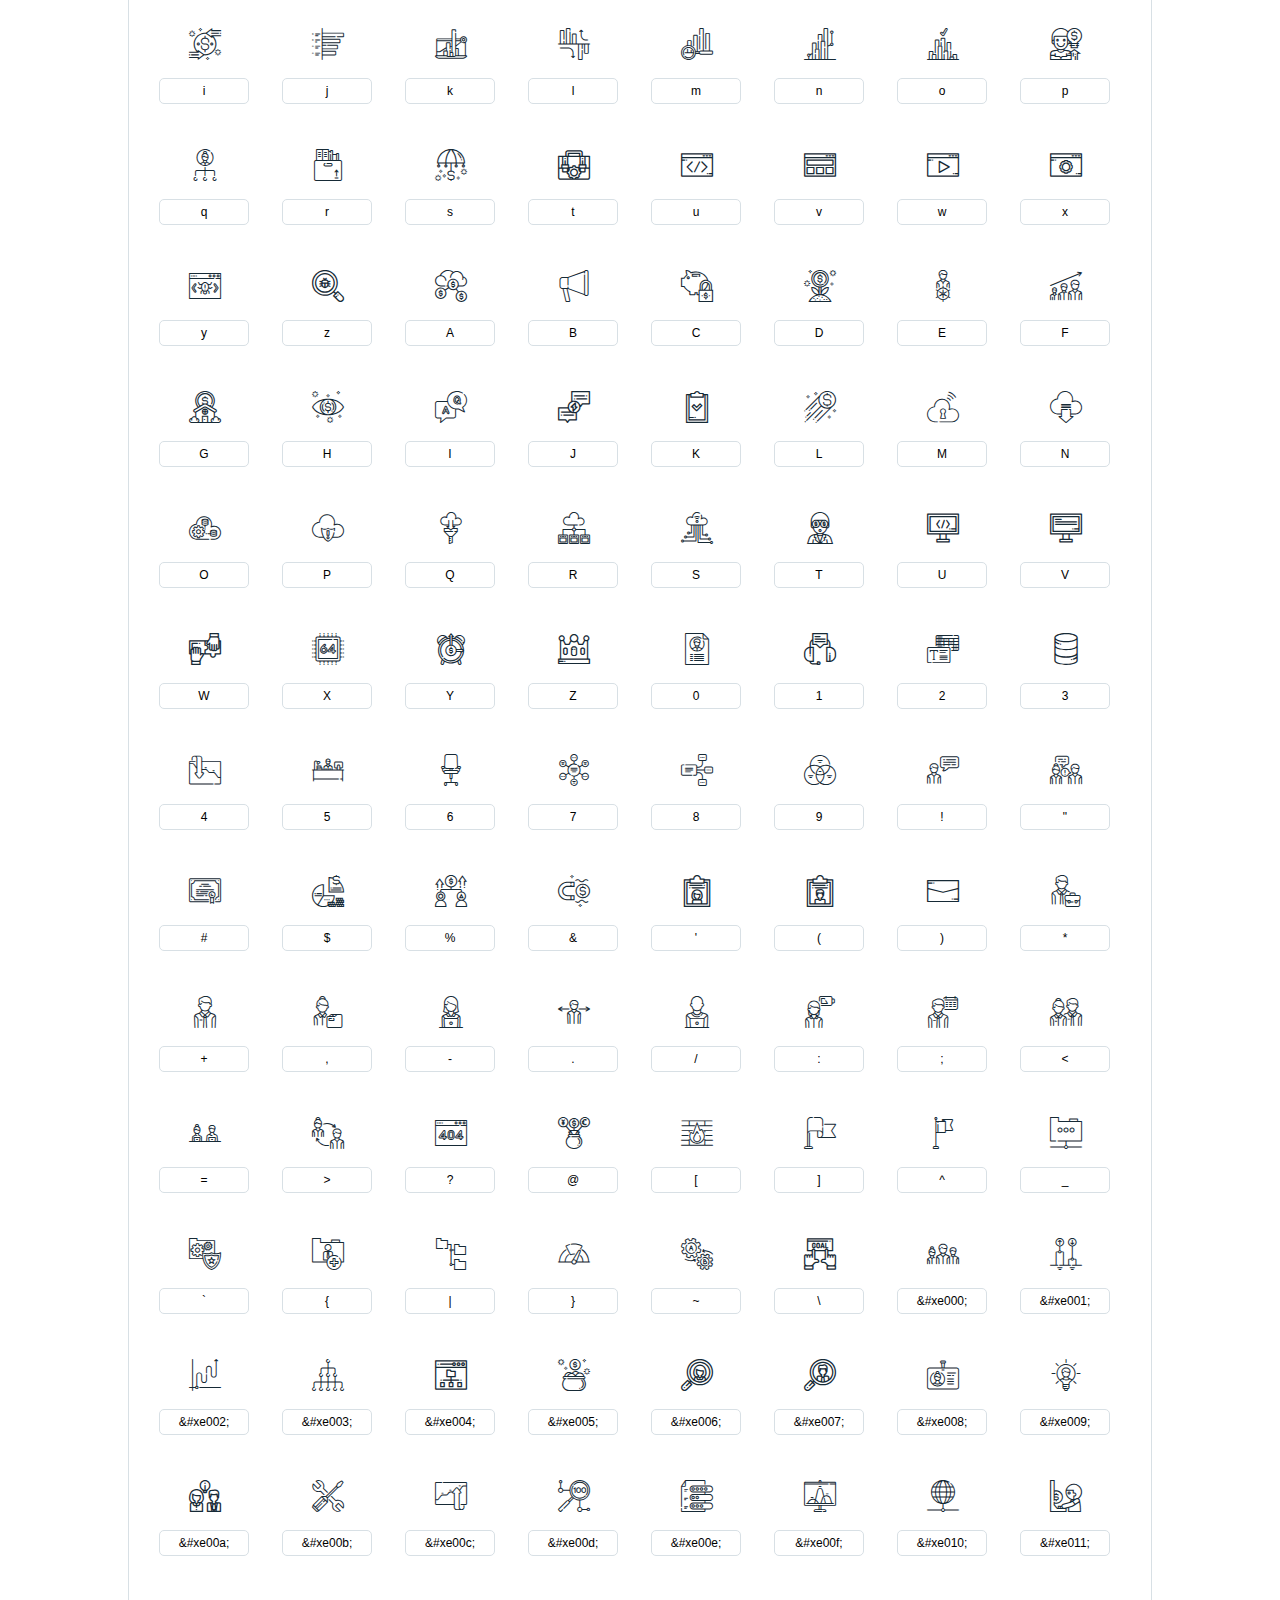
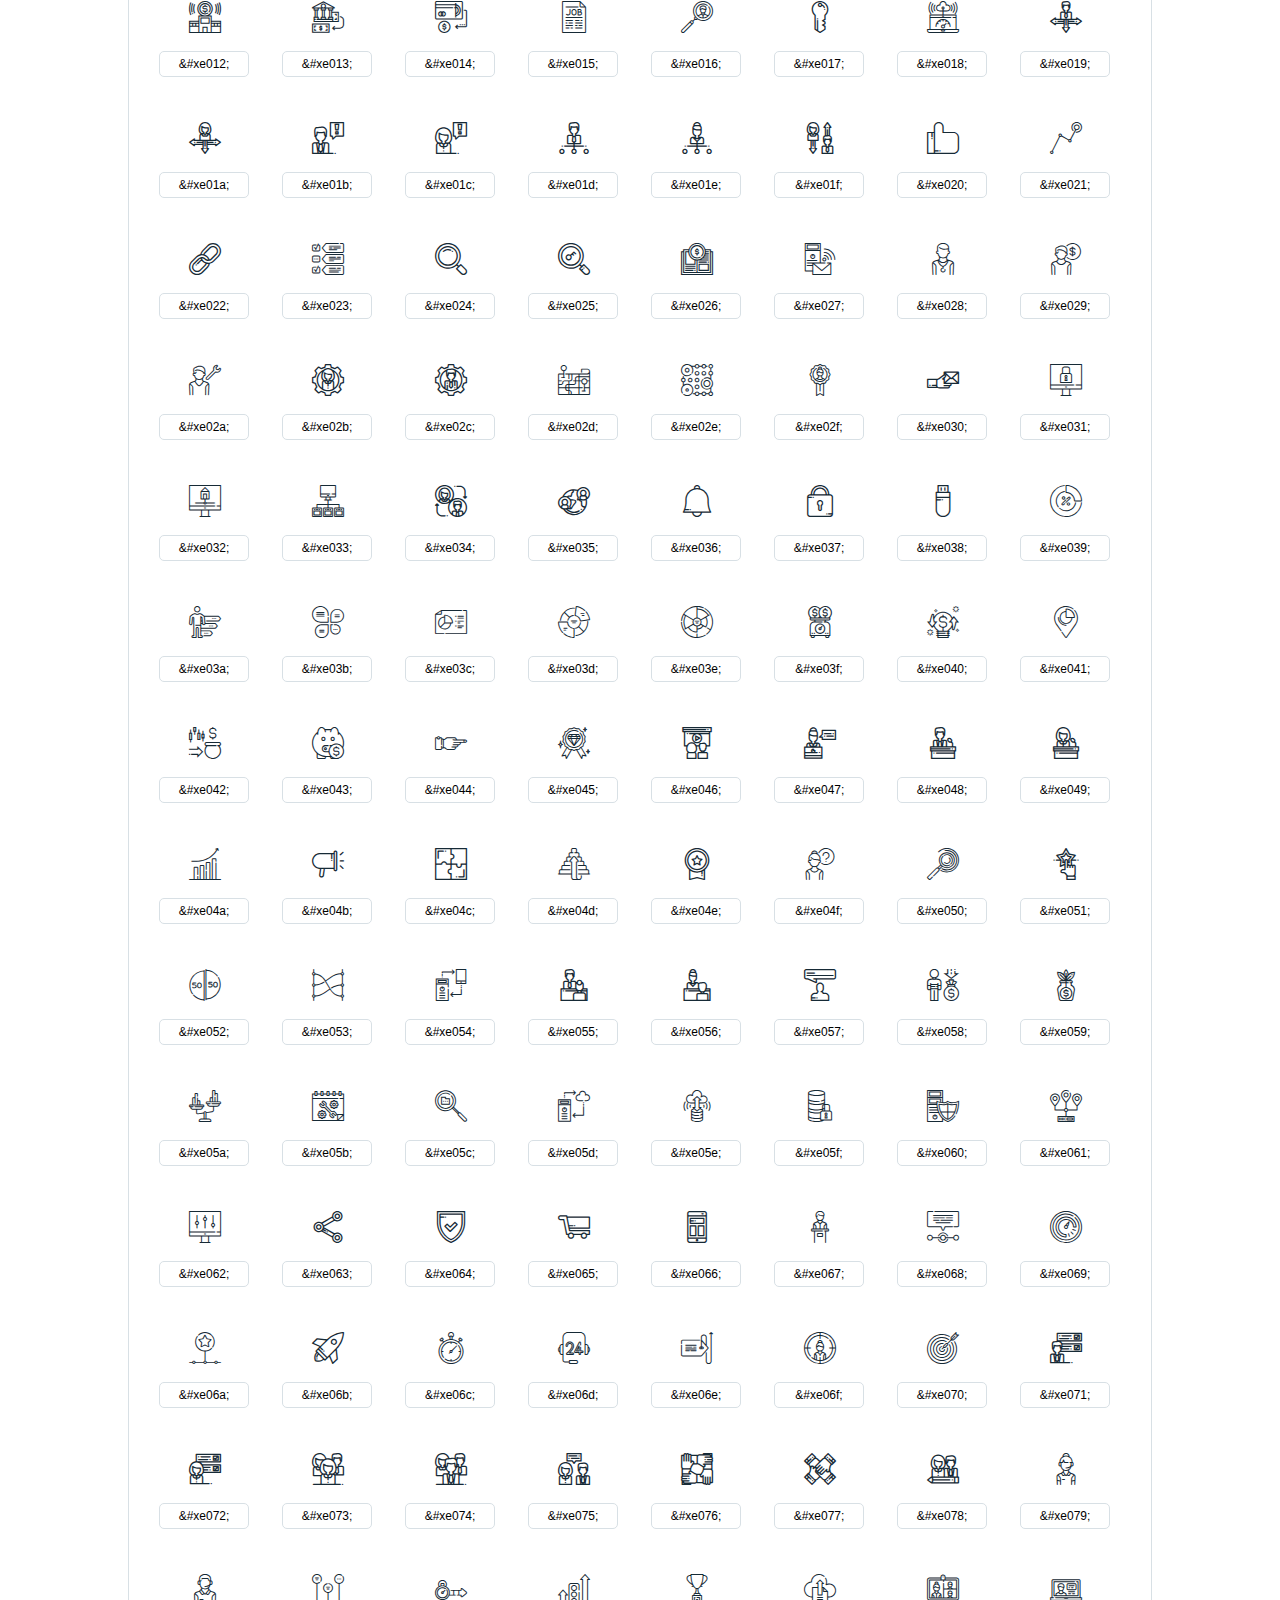
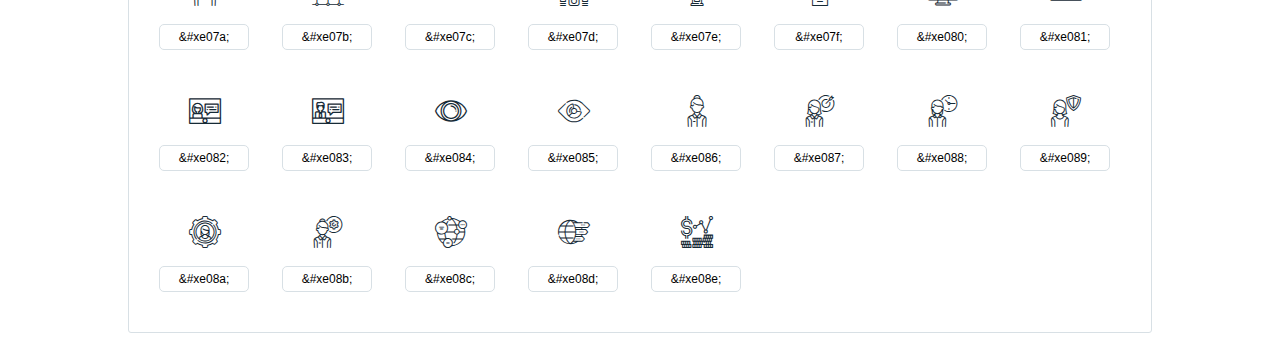
<file: icons-reference/icons-reference.html>
<!DOCTYPE html>
<html lang="en">
  <head>
    <meta charset="utf-8">
    <meta http-equiv="X-UA-Compatible" content="IE=edge,chrome=1">
    <meta name="viewport" content="width=device-width,initial-scale=1">
    <title>Font Reference - Landy</title>
    <link href="http://fonts.googleapis.com/css?family=Dosis:400,500,700" rel="stylesheet" type="text/css">
    <link rel="stylesheet" href="styles.css">
    <style type="text/css">html,body,div,span,applet,object,iframe,h1,h2,h3,h4,h5,h6,p,blockquote,pre,a,abbr,acronym,address,big,cite,code,del,dfn,em,img,ins,kbd,q,s,samp,small,strike,strong,sub,sup,tt,var,dl,dt,dd,ol,ul,li,fieldset,form,label,legend,table,caption,tbody,tfoot,thead,tr,th,td{margin:0;padding:0;border:0;outline:0;font-weight:inherit;font-style:inherit;font-family:inherit;font-size:100%;vertical-align:baseline}body{line-height:1;color:#000;background:#fff}ol,ul{list-style:none}table{border-collapse:separate;border-spacing:0;vertical-align:middle}caption,th,td{text-align:left;font-weight:normal;vertical-align:middle}a img{border:none}*{-webkit-box-sizing:border-box;-moz-box-sizing:border-box;box-sizing:border-box}body{font-family:'Dosis','Tahoma',sans-serif}.container{margin:15px auto;width:80%}h1{margin:40px 0 20px;font-weight:700;font-size:38px;line-height:32px;color:#fb565e}h2{font-size:18px;padding:0 0 21px 5px;margin:45px 0 0 0;text-transform:uppercase;font-weight:500}.small{font-size:14px;color:#a5adb4;}.small a{color:#a5adb4;}.small a:hover{color:#fb565e}.glyphs.character-mapping{margin:0 0 20px 0;padding:20px 0 20px 30px;color:rgba(0,0,0,0.5);border:1px solid #d8e0e5;-webkit-border-radius:3px;border-radius:3px;}.glyphs.character-mapping li{margin:0 30px 20px 0;display:inline-block;width:90px}.glyphs.character-mapping .icon{margin:10px 0 10px 15px;padding:15px;position:relative;width:55px;height:55px;color:#162a36 !important;overflow:hidden;-webkit-border-radius:3px;border-radius:3px;font-size:32px;}.glyphs.character-mapping .icon svg{fill:#000}.glyphs.character-mapping input{margin:0;padding:5px 0;line-height:12px;font-size:12px;display:block;width:100%;border:1px solid #d8e0e5;-webkit-border-radius:5px;border-radius:5px;text-align:center;outline:0;}.glyphs.character-mapping input:focus{border:1px solid #fbde4a;-webkit-box-shadow:inset 0 0 3px #fbde4a;box-shadow:inset 0 0 3px #fbde4a}.glyphs.character-mapping input:hover{-webkit-box-shadow:inset 0 0 3px #fbde4a;box-shadow:inset 0 0 3px #fbde4a}.glyphs.css-mapping{margin:0 0 60px 0;padding:30px 0 20px 30px;color:rgba(0,0,0,0.5);border:1px solid #d8e0e5;-webkit-border-radius:3px;border-radius:3px;}.glyphs.css-mapping li{margin:0 30px 20px 0;padding:0;display:inline-block;overflow:hidden}.glyphs.css-mapping .icon{margin:0;margin-right:10px;padding:13px;height:50px;width:50px;color:#162a36 !important;overflow:hidden;float:left;font-size:24px}.glyphs.css-mapping input{margin:0;margin-top:5px;padding:8px;line-height:16px;font-size:16px;display:block;width:150px;height:40px;border:1px solid #d8e0e5;-webkit-border-radius:5px;border-radius:5px;background:#fff;outline:0;float:right;}.glyphs.css-mapping input:focus{border:1px solid #fbde4a;-webkit-box-shadow:inset 0 0 3px #fbde4a;box-shadow:inset 0 0 3px #fbde4a}.glyphs.css-mapping input:hover{-webkit-box-shadow:inset 0 0 3px #fbde4a;box-shadow:inset 0 0 3px #fbde4a}</style>
  </head>
  <body>
    <div class="container">
      <h1>Landy</h1>
      <p class="small">This font was created with<a href="http://fontastic.me/">Fontastic</a></p>
      <h2>CSS mapping</h2>
      <ul class="glyphs css-mapping">
        <li>
          <div class="icon icon-abc"></div>
          <input type="text" readonly="readonly" value="abc">
        </li>
        <li>
          <div class="icon icon-add-user"></div>
          <input type="text" readonly="readonly" value="add-user">
        </li>
        <li>
          <div class="icon icon-admin"></div>
          <input type="text" readonly="readonly" value="admin">
        </li>
        <li>
          <div class="icon icon-alarm"></div>
          <input type="text" readonly="readonly" value="alarm">
        </li>
        <li>
          <div class="icon icon-analytics"></div>
          <input type="text" readonly="readonly" value="analytics">
        </li>
        <li>
          <div class="icon icon-analytics-1"></div>
          <input type="text" readonly="readonly" value="analytics-1">
        </li>
        <li>
          <div class="icon icon-arrow"></div>
          <input type="text" readonly="readonly" value="arrow">
        </li>
        <li>
          <div class="icon icon-backup"></div>
          <input type="text" readonly="readonly" value="backup">
        </li>
        <li>
          <div class="icon icon-bank"></div>
          <input type="text" readonly="readonly" value="bank">
        </li>
        <li>
          <div class="icon icon-bar-chart"></div>
          <input type="text" readonly="readonly" value="bar-chart">
        </li>
        <li>
          <div class="icon icon-bar-chart-1"></div>
          <input type="text" readonly="readonly" value="bar-chart-1">
        </li>
        <li>
          <div class="icon icon-bar-chart-2"></div>
          <input type="text" readonly="readonly" value="bar-chart-2">
        </li>
        <li>
          <div class="icon icon-bar-chart-3"></div>
          <input type="text" readonly="readonly" value="bar-chart-3">
        </li>
        <li>
          <div class="icon icon-bar-chart-4"></div>
          <input type="text" readonly="readonly" value="bar-chart-4">
        </li>
        <li>
          <div class="icon icon-bar-chart-5"></div>
          <input type="text" readonly="readonly" value="bar-chart-5">
        </li>
        <li>
          <div class="icon icon-book"></div>
          <input type="text" readonly="readonly" value="book">
        </li>
        <li>
          <div class="icon icon-boss"></div>
          <input type="text" readonly="readonly" value="boss">
        </li>
        <li>
          <div class="icon icon-box"></div>
          <input type="text" readonly="readonly" value="box">
        </li>
        <li>
          <div class="icon icon-boy"></div>
          <input type="text" readonly="readonly" value="boy">
        </li>
        <li>
          <div class="icon icon-briefcase"></div>
          <input type="text" readonly="readonly" value="briefcase">
        </li>
        <li>
          <div class="icon icon-browser"></div>
          <input type="text" readonly="readonly" value="browser">
        </li>
        <li>
          <div class="icon icon-browser-1"></div>
          <input type="text" readonly="readonly" value="browser-1">
        </li>
        <li>
          <div class="icon icon-browser-2"></div>
          <input type="text" readonly="readonly" value="browser-2">
        </li>
        <li>
          <div class="icon icon-browser-3"></div>
          <input type="text" readonly="readonly" value="browser-3">
        </li>
        <li>
          <div class="icon icon-bug"></div>
          <input type="text" readonly="readonly" value="bug">
        </li>
        <li>
          <div class="icon icon-bug-1"></div>
          <input type="text" readonly="readonly" value="bug-1">
        </li>
        <li>
          <div class="icon icon-building"></div>
          <input type="text" readonly="readonly" value="building">
        </li>
        <li>
          <div class="icon icon-bullhorn"></div>
          <input type="text" readonly="readonly" value="bullhorn">
        </li>
        <li>
          <div class="icon icon-businessman"></div>
          <input type="text" readonly="readonly" value="businessman">
        </li>
        <li>
          <div class="icon icon-businessman-1"></div>
          <input type="text" readonly="readonly" value="businessman-1">
        </li>
        <li>
          <div class="icon icon-captain"></div>
          <input type="text" readonly="readonly" value="captain">
        </li>
        <li>
          <div class="icon icon-career"></div>
          <input type="text" readonly="readonly" value="career">
        </li>
        <li>
          <div class="icon icon-cash-point"></div>
          <input type="text" readonly="readonly" value="cash-point">
        </li>
        <li>
          <div class="icon icon-chart"></div>
          <input type="text" readonly="readonly" value="chart">
        </li>
        <li>
          <div class="icon icon-chat"></div>
          <input type="text" readonly="readonly" value="chat">
        </li>
        <li>
          <div class="icon icon-chat-1"></div>
          <input type="text" readonly="readonly" value="chat-1">
        </li>
        <li>
          <div class="icon icon-clipboard"></div>
          <input type="text" readonly="readonly" value="clipboard">
        </li>
        <li>
          <div class="icon icon-cloud"></div>
          <input type="text" readonly="readonly" value="cloud">
        </li>
        <li>
          <div class="icon icon-cloud-computing"></div>
          <input type="text" readonly="readonly" value="cloud-computing">
        </li>
        <li>
          <div class="icon icon-cloud-computing-1"></div>
          <input type="text" readonly="readonly" value="cloud-computing-1">
        </li>
        <li>
          <div class="icon icon-cloud-computing-2"></div>
          <input type="text" readonly="readonly" value="cloud-computing-2">
        </li>
        <li>
          <div class="icon icon-cloud-computing-3"></div>
          <input type="text" readonly="readonly" value="cloud-computing-3">
        </li>
        <li>
          <div class="icon icon-cloud-computing-4"></div>
          <input type="text" readonly="readonly" value="cloud-computing-4">
        </li>
        <li>
          <div class="icon icon-cloud-computing-5"></div>
          <input type="text" readonly="readonly" value="cloud-computing-5">
        </li>
        <li>
          <div class="icon icon-cloud-computing-6"></div>
          <input type="text" readonly="readonly" value="cloud-computing-6">
        </li>
        <li>
          <div class="icon icon-coin"></div>
          <input type="text" readonly="readonly" value="coin">
        </li>
        <li>
          <div class="icon icon-computer"></div>
          <input type="text" readonly="readonly" value="computer">
        </li>
        <li>
          <div class="icon icon-computer-1"></div>
          <input type="text" readonly="readonly" value="computer-1">
        </li>
        <li>
          <div class="icon icon-cooperation"></div>
          <input type="text" readonly="readonly" value="cooperation">
        </li>
        <li>
          <div class="icon icon-cpu"></div>
          <input type="text" readonly="readonly" value="cpu">
        </li>
        <li>
          <div class="icon icon-credit"></div>
          <input type="text" readonly="readonly" value="credit">
        </li>
        <li>
          <div class="icon icon-crown"></div>
          <input type="text" readonly="readonly" value="crown">
        </li>
        <li>
          <div class="icon icon-curriculum"></div>
          <input type="text" readonly="readonly" value="curriculum">
        </li>
        <li>
          <div class="icon icon-customer-service"></div>
          <input type="text" readonly="readonly" value="customer-service">
        </li>
        <li>
          <div class="icon icon-data"></div>
          <input type="text" readonly="readonly" value="data">
        </li>
        <li>
          <div class="icon icon-database"></div>
          <input type="text" readonly="readonly" value="database">
        </li>
        <li>
          <div class="icon icon-decrease"></div>
          <input type="text" readonly="readonly" value="decrease">
        </li>
        <li>
          <div class="icon icon-desk"></div>
          <input type="text" readonly="readonly" value="desk">
        </li>
        <li>
          <div class="icon icon-desk-chair"></div>
          <input type="text" readonly="readonly" value="desk-chair">
        </li>
        <li>
          <div class="icon icon-diagram"></div>
          <input type="text" readonly="readonly" value="diagram">
        </li>
        <li>
          <div class="icon icon-diagram-1"></div>
          <input type="text" readonly="readonly" value="diagram-1">
        </li>
        <li>
          <div class="icon icon-diagram-2"></div>
          <input type="text" readonly="readonly" value="diagram-2">
        </li>
        <li>
          <div class="icon icon-dialog"></div>
          <input type="text" readonly="readonly" value="dialog">
        </li>
        <li>
          <div class="icon icon-dialog-1"></div>
          <input type="text" readonly="readonly" value="dialog-1">
        </li>
        <li>
          <div class="icon icon-diploma"></div>
          <input type="text" readonly="readonly" value="diploma">
        </li>
        <li>
          <div class="icon icon-dollar"></div>
          <input type="text" readonly="readonly" value="dollar">
        </li>
        <li>
          <div class="icon icon-dollar-1"></div>
          <input type="text" readonly="readonly" value="dollar-1">
        </li>
        <li>
          <div class="icon icon-dollar-2"></div>
          <input type="text" readonly="readonly" value="dollar-2">
        </li>
        <li>
          <div class="icon icon-dossier"></div>
          <input type="text" readonly="readonly" value="dossier">
        </li>
        <li>
          <div class="icon icon-dossier-1"></div>
          <input type="text" readonly="readonly" value="dossier-1">
        </li>
        <li>
          <div class="icon icon-email"></div>
          <input type="text" readonly="readonly" value="email">
        </li>
        <li>
          <div class="icon icon-employee"></div>
          <input type="text" readonly="readonly" value="employee">
        </li>
        <li>
          <div class="icon icon-employee-1"></div>
          <input type="text" readonly="readonly" value="employee-1">
        </li>
        <li>
          <div class="icon icon-employee-2"></div>
          <input type="text" readonly="readonly" value="employee-2">
        </li>
        <li>
          <div class="icon icon-employee-3"></div>
          <input type="text" readonly="readonly" value="employee-3">
        </li>
        <li>
          <div class="icon icon-employee-4"></div>
          <input type="text" readonly="readonly" value="employee-4">
        </li>
        <li>
          <div class="icon icon-employee-5"></div>
          <input type="text" readonly="readonly" value="employee-5">
        </li>
        <li>
          <div class="icon icon-employee-6"></div>
          <input type="text" readonly="readonly" value="employee-6">
        </li>
        <li>
          <div class="icon icon-employee-7"></div>
          <input type="text" readonly="readonly" value="employee-7">
        </li>
        <li>
          <div class="icon icon-employees"></div>
          <input type="text" readonly="readonly" value="employees">
        </li>
        <li>
          <div class="icon icon-employees-1"></div>
          <input type="text" readonly="readonly" value="employees-1">
        </li>
        <li>
          <div class="icon icon-employees-2"></div>
          <input type="text" readonly="readonly" value="employees-2">
        </li>
        <li>
          <div class="icon icon-error-404"></div>
          <input type="text" readonly="readonly" value="error-404">
        </li>
        <li>
          <div class="icon icon-eye"></div>
          <input type="text" readonly="readonly" value="eye">
        </li>
        <li>
          <div class="icon icon-firewall"></div>
          <input type="text" readonly="readonly" value="firewall">
        </li>
        <li>
          <div class="icon icon-flag"></div>
          <input type="text" readonly="readonly" value="flag">
        </li>
        <li>
          <div class="icon icon-flags"></div>
          <input type="text" readonly="readonly" value="flags">
        </li>
        <li>
          <div class="icon icon-folder"></div>
          <input type="text" readonly="readonly" value="folder">
        </li>
        <li>
          <div class="icon icon-folder-1"></div>
          <input type="text" readonly="readonly" value="folder-1">
        </li>
        <li>
          <div class="icon icon-folder-2"></div>
          <input type="text" readonly="readonly" value="folder-2">
        </li>
        <li>
          <div class="icon icon-folders"></div>
          <input type="text" readonly="readonly" value="folders">
        </li>
        <li>
          <div class="icon icon-gauge"></div>
          <input type="text" readonly="readonly" value="gauge">
        </li>
        <li>
          <div class="icon icon-gears"></div>
          <input type="text" readonly="readonly" value="gears">
        </li>
        <li>
          <div class="icon icon-goal"></div>
          <input type="text" readonly="readonly" value="goal">
        </li>
        <li>
          <div class="icon icon-group"></div>
          <input type="text" readonly="readonly" value="group">
        </li>
        <li>
          <div class="icon icon-growth"></div>
          <input type="text" readonly="readonly" value="growth">
        </li>
        <li>
          <div class="icon icon-growth-1"></div>
          <input type="text" readonly="readonly" value="growth-1">
        </li>
        <li>
          <div class="icon icon-hierarchical-structure"></div>
          <input type="text" readonly="readonly" value="hierarchical-structure">
        </li>
        <li>
          <div class="icon icon-hierarchical-structure-1"></div>
          <input type="text" readonly="readonly" value="hierarchical-structure-1">
        </li>
        <li>
          <div class="icon icon-house"></div>
          <input type="text" readonly="readonly" value="house">
        </li>
        <li>
          <div class="icon icon-human-resources"></div>
          <input type="text" readonly="readonly" value="human-resources">
        </li>
        <li>
          <div class="icon icon-human-resources-1"></div>
          <input type="text" readonly="readonly" value="human-resources-1">
        </li>
        <li>
          <div class="icon icon-id-card"></div>
          <input type="text" readonly="readonly" value="id-card">
        </li>
        <li>
          <div class="icon icon-idea"></div>
          <input type="text" readonly="readonly" value="idea">
        </li>
        <li>
          <div class="icon icon-idea-2"></div>
          <input type="text" readonly="readonly" value="idea-2">
        </li>
        <li>
          <div class="icon icon-improve"></div>
          <input type="text" readonly="readonly" value="improve">
        </li>
        <li>
          <div class="icon icon-increase"></div>
          <input type="text" readonly="readonly" value="increase">
        </li>
        <li>
          <div class="icon icon-index"></div>
          <input type="text" readonly="readonly" value="index">
        </li>
        <li>
          <div class="icon icon-infographic"></div>
          <input type="text" readonly="readonly" value="infographic">
        </li>
        <li>
          <div class="icon icon-infographic-1"></div>
          <input type="text" readonly="readonly" value="infographic-1">
        </li>
        <li>
          <div class="icon icon-internet"></div>
          <input type="text" readonly="readonly" value="internet">
        </li>
        <li>
          <div class="icon icon-investment"></div>
          <input type="text" readonly="readonly" value="investment">
        </li>
        <li>
          <div class="icon icon-investment-1"></div>
          <input type="text" readonly="readonly" value="investment-1">
        </li>
        <li>
          <div class="icon icon-investment-2"></div>
          <input type="text" readonly="readonly" value="investment-2">
        </li>
        <li>
          <div class="icon icon-investment-3"></div>
          <input type="text" readonly="readonly" value="investment-3">
        </li>
        <li>
          <div class="icon icon-job"></div>
          <input type="text" readonly="readonly" value="job">
        </li>
        <li>
          <div class="icon icon-job-search"></div>
          <input type="text" readonly="readonly" value="job-search">
        </li>
        <li>
          <div class="icon icon-keyword"></div>
          <input type="text" readonly="readonly" value="keyword">
        </li>
        <li>
          <div class="icon icon-laptop"></div>
          <input type="text" readonly="readonly" value="laptop">
        </li>
        <li>
          <div class="icon icon-leader"></div>
          <input type="text" readonly="readonly" value="leader">
        </li>
        <li>
          <div class="icon icon-leader-1"></div>
          <input type="text" readonly="readonly" value="leader-1">
        </li>
        <li>
          <div class="icon icon-leader-2"></div>
          <input type="text" readonly="readonly" value="leader-2">
        </li>
        <li>
          <div class="icon icon-leader-3"></div>
          <input type="text" readonly="readonly" value="leader-3">
        </li>
        <li>
          <div class="icon icon-leader-4"></div>
          <input type="text" readonly="readonly" value="leader-4">
        </li>
        <li>
          <div class="icon icon-leader-5"></div>
          <input type="text" readonly="readonly" value="leader-5">
        </li>
        <li>
          <div class="icon icon-leader-6"></div>
          <input type="text" readonly="readonly" value="leader-6">
        </li>
        <li>
          <div class="icon icon-like"></div>
          <input type="text" readonly="readonly" value="like">
        </li>
        <li>
          <div class="icon icon-line-graph"></div>
          <input type="text" readonly="readonly" value="line-graph">
        </li>
        <li>
          <div class="icon icon-link"></div>
          <input type="text" readonly="readonly" value="link">
        </li>
        <li>
          <div class="icon icon-list"></div>
          <input type="text" readonly="readonly" value="list">
        </li>
        <li>
          <div class="icon icon-loupe"></div>
          <input type="text" readonly="readonly" value="loupe">
        </li>
        <li>
          <div class="icon icon-loupe-1"></div>
          <input type="text" readonly="readonly" value="loupe-1">
        </li>
        <li>
          <div class="icon icon-magnet"></div>
          <input type="text" readonly="readonly" value="magnet">
        </li>
        <li>
          <div class="icon icon-mail"></div>
          <input type="text" readonly="readonly" value="mail">
        </li>
        <li>
          <div class="icon icon-man"></div>
          <input type="text" readonly="readonly" value="man">
        </li>
        <li>
          <div class="icon icon-man-1"></div>
          <input type="text" readonly="readonly" value="man-1">
        </li>
        <li>
          <div class="icon icon-man-2"></div>
          <input type="text" readonly="readonly" value="man-2">
        </li>
        <li>
          <div class="icon icon-management"></div>
          <input type="text" readonly="readonly" value="management">
        </li>
        <li>
          <div class="icon icon-management-1"></div>
          <input type="text" readonly="readonly" value="management-1">
        </li>
        <li>
          <div class="icon icon-map"></div>
          <input type="text" readonly="readonly" value="map">
        </li>
        <li>
          <div class="icon icon-matrix"></div>
          <input type="text" readonly="readonly" value="matrix">
        </li>
        <li>
          <div class="icon icon-medal"></div>
          <input type="text" readonly="readonly" value="medal">
        </li>
        <li>
          <div class="icon icon-message"></div>
          <input type="text" readonly="readonly" value="message">
        </li>
        <li>
          <div class="icon icon-monitor"></div>
          <input type="text" readonly="readonly" value="monitor">
        </li>
        <li>
          <div class="icon icon-monitor-1"></div>
          <input type="text" readonly="readonly" value="monitor-1">
        </li>
        <li>
          <div class="icon icon-monitoring"></div>
          <input type="text" readonly="readonly" value="monitoring">
        </li>
        <li>
          <div class="icon icon-network"></div>
          <input type="text" readonly="readonly" value="network">
        </li>
        <li>
          <div class="icon icon-networking"></div>
          <input type="text" readonly="readonly" value="networking">
        </li>
        <li>
          <div class="icon icon-notification"></div>
          <input type="text" readonly="readonly" value="notification">
        </li>
        <li>
          <div class="icon icon-padlock"></div>
          <input type="text" readonly="readonly" value="padlock">
        </li>
        <li>
          <div class="icon icon-pendrive"></div>
          <input type="text" readonly="readonly" value="pendrive">
        </li>
        <li>
          <div class="icon icon-percentage"></div>
          <input type="text" readonly="readonly" value="percentage">
        </li>
        <li>
          <div class="icon icon-person"></div>
          <input type="text" readonly="readonly" value="person">
        </li>
        <li>
          <div class="icon icon-petals"></div>
          <input type="text" readonly="readonly" value="petals">
        </li>
        <li>
          <div class="icon icon-pie-chart"></div>
          <input type="text" readonly="readonly" value="pie-chart">
        </li>
        <li>
          <div class="icon icon-pie-chart-1"></div>
          <input type="text" readonly="readonly" value="pie-chart-1">
        </li>
        <li>
          <div class="icon icon-pie-chart-2"></div>
          <input type="text" readonly="readonly" value="pie-chart-2">
        </li>
        <li>
          <div class="icon icon-piggybank"></div>
          <input type="text" readonly="readonly" value="piggybank">
        </li>
        <li>
          <div class="icon icon-piggybank-1"></div>
          <input type="text" readonly="readonly" value="piggybank-1">
        </li>
        <li>
          <div class="icon icon-placeholder"></div>
          <input type="text" readonly="readonly" value="placeholder">
        </li>
        <li>
          <div class="icon icon-plant"></div>
          <input type="text" readonly="readonly" value="plant">
        </li>
        <li>
          <div class="icon icon-plant-1"></div>
          <input type="text" readonly="readonly" value="plant-1">
        </li>
        <li>
          <div class="icon icon-pointer"></div>
          <input type="text" readonly="readonly" value="pointer">
        </li>
        <li>
          <div class="icon icon-premium"></div>
          <input type="text" readonly="readonly" value="premium">
        </li>
        <li>
          <div class="icon icon-presentation"></div>
          <input type="text" readonly="readonly" value="presentation">
        </li>
        <li>
          <div class="icon icon-presentation-1"></div>
          <input type="text" readonly="readonly" value="presentation-1">
        </li>
        <li>
          <div class="icon icon-presentation-2"></div>
          <input type="text" readonly="readonly" value="presentation-2">
        </li>
        <li>
          <div class="icon icon-presentation-3"></div>
          <input type="text" readonly="readonly" value="presentation-3">
        </li>
        <li>
          <div class="icon icon-profits"></div>
          <input type="text" readonly="readonly" value="profits">
        </li>
        <li>
          <div class="icon icon-promotion"></div>
          <input type="text" readonly="readonly" value="promotion">
        </li>
        <li>
          <div class="icon icon-puzzle"></div>
          <input type="text" readonly="readonly" value="puzzle">
        </li>
        <li>
          <div class="icon icon-pyramid-chart"></div>
          <input type="text" readonly="readonly" value="pyramid-chart">
        </li>
        <li>
          <div class="icon icon-quality"></div>
          <input type="text" readonly="readonly" value="quality">
        </li>
        <li>
          <div class="icon icon-question"></div>
          <input type="text" readonly="readonly" value="question">
        </li>
        <li>
          <div class="icon icon-radial"></div>
          <input type="text" readonly="readonly" value="radial">
        </li>
        <li>
          <div class="icon icon-rating"></div>
          <input type="text" readonly="readonly" value="rating">
        </li>
        <li>
          <div class="icon icon-ratio"></div>
          <input type="text" readonly="readonly" value="ratio">
        </li>
        <li>
          <div class="icon icon-relations"></div>
          <input type="text" readonly="readonly" value="relations">
        </li>
        <li>
          <div class="icon icon-responsive"></div>
          <input type="text" readonly="readonly" value="responsive">
        </li>
        <li>
          <div class="icon icon-reunion"></div>
          <input type="text" readonly="readonly" value="reunion">
        </li>
        <li>
          <div class="icon icon-reunion-1"></div>
          <input type="text" readonly="readonly" value="reunion-1">
        </li>
        <li>
          <div class="icon icon-review"></div>
          <input type="text" readonly="readonly" value="review">
        </li>
        <li>
          <div class="icon icon-saving"></div>
          <input type="text" readonly="readonly" value="saving">
        </li>
        <li>
          <div class="icon icon-saving-1"></div>
          <input type="text" readonly="readonly" value="saving-1">
        </li>
        <li>
          <div class="icon icon-scales"></div>
          <input type="text" readonly="readonly" value="scales">
        </li>
        <li>
          <div class="icon icon-schedule"></div>
          <input type="text" readonly="readonly" value="schedule">
        </li>
        <li>
          <div class="icon icon-search"></div>
          <input type="text" readonly="readonly" value="search">
        </li>
        <li>
          <div class="icon icon-server"></div>
          <input type="text" readonly="readonly" value="server">
        </li>
        <li>
          <div class="icon icon-server-1"></div>
          <input type="text" readonly="readonly" value="server-1">
        </li>
        <li>
          <div class="icon icon-server-2"></div>
          <input type="text" readonly="readonly" value="server-2">
        </li>
        <li>
          <div class="icon icon-server-3"></div>
          <input type="text" readonly="readonly" value="server-3">
        </li>
        <li>
          <div class="icon icon-server-4"></div>
          <input type="text" readonly="readonly" value="server-4">
        </li>
        <li>
          <div class="icon icon-settings"></div>
          <input type="text" readonly="readonly" value="settings">
        </li>
        <li>
          <div class="icon icon-share"></div>
          <input type="text" readonly="readonly" value="share">
        </li>
        <li>
          <div class="icon icon-shield"></div>
          <input type="text" readonly="readonly" value="shield">
        </li>
        <li>
          <div class="icon icon-shopping-cart"></div>
          <input type="text" readonly="readonly" value="shopping-cart">
        </li>
        <li>
          <div class="icon icon-smartphone"></div>
          <input type="text" readonly="readonly" value="smartphone">
        </li>
        <li>
          <div class="icon icon-speech"></div>
          <input type="text" readonly="readonly" value="speech">
        </li>
        <li>
          <div class="icon icon-speech-bubble"></div>
          <input type="text" readonly="readonly" value="speech-bubble">
        </li>
        <li>
          <div class="icon icon-speedometer"></div>
          <input type="text" readonly="readonly" value="speedometer">
        </li>
        <li>
          <div class="icon icon-star"></div>
          <input type="text" readonly="readonly" value="star">
        </li>
        <li>
          <div class="icon icon-startup"></div>
          <input type="text" readonly="readonly" value="startup">
        </li>
        <li>
          <div class="icon icon-stopwatch"></div>
          <input type="text" readonly="readonly" value="stopwatch">
        </li>
        <li>
          <div class="icon icon-support"></div>
          <input type="text" readonly="readonly" value="support">
        </li>
        <li>
          <div class="icon icon-tag"></div>
          <input type="text" readonly="readonly" value="tag">
        </li>
        <li>
          <div class="icon icon-target"></div>
          <input type="text" readonly="readonly" value="target">
        </li>
        <li>
          <div class="icon icon-target-1"></div>
          <input type="text" readonly="readonly" value="target-1">
        </li>
        <li>
          <div class="icon icon-tasks"></div>
          <input type="text" readonly="readonly" value="tasks">
        </li>
        <li>
          <div class="icon icon-tasks-1"></div>
          <input type="text" readonly="readonly" value="tasks-1">
        </li>
        <li>
          <div class="icon icon-team"></div>
          <input type="text" readonly="readonly" value="team">
        </li>
        <li>
          <div class="icon icon-team-1"></div>
          <input type="text" readonly="readonly" value="team-1">
        </li>
        <li>
          <div class="icon icon-teamwork"></div>
          <input type="text" readonly="readonly" value="teamwork">
        </li>
        <li>
          <div class="icon icon-teamwork-1"></div>
          <input type="text" readonly="readonly" value="teamwork-1">
        </li>
        <li>
          <div class="icon icon-teamwork-2"></div>
          <input type="text" readonly="readonly" value="teamwork-2">
        </li>
        <li>
          <div class="icon icon-teamwork-3"></div>
          <input type="text" readonly="readonly" value="teamwork-3">
        </li>
        <li>
          <div class="icon icon-telemarketer"></div>
          <input type="text" readonly="readonly" value="telemarketer">
        </li>
        <li>
          <div class="icon icon-telemarketer-1"></div>
          <input type="text" readonly="readonly" value="telemarketer-1">
        </li>
        <li>
          <div class="icon icon-timeline"></div>
          <input type="text" readonly="readonly" value="timeline">
        </li>
        <li>
          <div class="icon icon-timeline-1"></div>
          <input type="text" readonly="readonly" value="timeline-1">
        </li>
        <li>
          <div class="icon icon-traffic"></div>
          <input type="text" readonly="readonly" value="traffic">
        </li>
        <li>
          <div class="icon icon-trophy"></div>
          <input type="text" readonly="readonly" value="trophy">
        </li>
        <li>
          <div class="icon icon-upload-file"></div>
          <input type="text" readonly="readonly" value="upload-file">
        </li>
        <li>
          <div class="icon icon-video-call"></div>
          <input type="text" readonly="readonly" value="video-call">
        </li>
        <li>
          <div class="icon icon-video-call-1"></div>
          <input type="text" readonly="readonly" value="video-call-1">
        </li>
        <li>
          <div class="icon icon-video-call-2"></div>
          <input type="text" readonly="readonly" value="video-call-2">
        </li>
        <li>
          <div class="icon icon-video-call-3"></div>
          <input type="text" readonly="readonly" value="video-call-3">
        </li>
        <li>
          <div class="icon icon-vision"></div>
          <input type="text" readonly="readonly" value="vision">
        </li>
        <li>
          <div class="icon icon-visualization"></div>
          <input type="text" readonly="readonly" value="visualization">
        </li>
        <li>
          <div class="icon icon-woman"></div>
          <input type="text" readonly="readonly" value="woman">
        </li>
        <li>
          <div class="icon icon-woman-1"></div>
          <input type="text" readonly="readonly" value="woman-1">
        </li>
        <li>
          <div class="icon icon-woman-2"></div>
          <input type="text" readonly="readonly" value="woman-2">
        </li>
        <li>
          <div class="icon icon-woman-3"></div>
          <input type="text" readonly="readonly" value="woman-3">
        </li>
        <li>
          <div class="icon icon-woman-4"></div>
          <input type="text" readonly="readonly" value="woman-4">
        </li>
        <li>
          <div class="icon icon-woman-5"></div>
          <input type="text" readonly="readonly" value="woman-5">
        </li>
        <li>
          <div class="icon icon-worldwide"></div>
          <input type="text" readonly="readonly" value="worldwide">
        </li>
        <li>
          <div class="icon icon-worldwide-1"></div>
          <input type="text" readonly="readonly" value="worldwide-1">
        </li>
        <li>
          <div class="icon icon-yen"></div>
          <input type="text" readonly="readonly" value="yen">
        </li>
      </ul>
      <h2>Character mapping</h2>
      <ul class="glyphs character-mapping">
        <li>
          <div data-icon="a" class="icon"></div>
          <input type="text" readonly="readonly" value="a">
        </li>
        <li>
          <div data-icon="b" class="icon"></div>
          <input type="text" readonly="readonly" value="b">
        </li>
        <li>
          <div data-icon="c" class="icon"></div>
          <input type="text" readonly="readonly" value="c">
        </li>
        <li>
          <div data-icon="d" class="icon"></div>
          <input type="text" readonly="readonly" value="d">
        </li>
        <li>
          <div data-icon="e" class="icon"></div>
          <input type="text" readonly="readonly" value="e">
        </li>
        <li>
          <div data-icon="f" class="icon"></div>
          <input type="text" readonly="readonly" value="f">
        </li>
        <li>
          <div data-icon="g" class="icon"></div>
          <input type="text" readonly="readonly" value="g">
        </li>
        <li>
          <div data-icon="h" class="icon"></div>
          <input type="text" readonly="readonly" value="h">
        </li>
        <li>
          <div data-icon="i" class="icon"></div>
          <input type="text" readonly="readonly" value="i">
        </li>
        <li>
          <div data-icon="j" class="icon"></div>
          <input type="text" readonly="readonly" value="j">
        </li>
        <li>
          <div data-icon="k" class="icon"></div>
          <input type="text" readonly="readonly" value="k">
        </li>
        <li>
          <div data-icon="l" class="icon"></div>
          <input type="text" readonly="readonly" value="l">
        </li>
        <li>
          <div data-icon="m" class="icon"></div>
          <input type="text" readonly="readonly" value="m">
        </li>
        <li>
          <div data-icon="n" class="icon"></div>
          <input type="text" readonly="readonly" value="n">
        </li>
        <li>
          <div data-icon="o" class="icon"></div>
          <input type="text" readonly="readonly" value="o">
        </li>
        <li>
          <div data-icon="p" class="icon"></div>
          <input type="text" readonly="readonly" value="p">
        </li>
        <li>
          <div data-icon="q" class="icon"></div>
          <input type="text" readonly="readonly" value="q">
        </li>
        <li>
          <div data-icon="r" class="icon"></div>
          <input type="text" readonly="readonly" value="r">
        </li>
        <li>
          <div data-icon="s" class="icon"></div>
          <input type="text" readonly="readonly" value="s">
        </li>
        <li>
          <div data-icon="t" class="icon"></div>
          <input type="text" readonly="readonly" value="t">
        </li>
        <li>
          <div data-icon="u" class="icon"></div>
          <input type="text" readonly="readonly" value="u">
        </li>
        <li>
          <div data-icon="v" class="icon"></div>
          <input type="text" readonly="readonly" value="v">
        </li>
        <li>
          <div data-icon="w" class="icon"></div>
          <input type="text" readonly="readonly" value="w">
        </li>
        <li>
          <div data-icon="x" class="icon"></div>
          <input type="text" readonly="readonly" value="x">
        </li>
        <li>
          <div data-icon="y" class="icon"></div>
          <input type="text" readonly="readonly" value="y">
        </li>
        <li>
          <div data-icon="z" class="icon"></div>
          <input type="text" readonly="readonly" value="z">
        </li>
        <li>
          <div data-icon="A" class="icon"></div>
          <input type="text" readonly="readonly" value="A">
        </li>
        <li>
          <div data-icon="B" class="icon"></div>
          <input type="text" readonly="readonly" value="B">
        </li>
        <li>
          <div data-icon="C" class="icon"></div>
          <input type="text" readonly="readonly" value="C">
        </li>
        <li>
          <div data-icon="D" class="icon"></div>
          <input type="text" readonly="readonly" value="D">
        </li>
        <li>
          <div data-icon="E" class="icon"></div>
          <input type="text" readonly="readonly" value="E">
        </li>
        <li>
          <div data-icon="F" class="icon"></div>
          <input type="text" readonly="readonly" value="F">
        </li>
        <li>
          <div data-icon="G" class="icon"></div>
          <input type="text" readonly="readonly" value="G">
        </li>
        <li>
          <div data-icon="H" class="icon"></div>
          <input type="text" readonly="readonly" value="H">
        </li>
        <li>
          <div data-icon="I" class="icon"></div>
          <input type="text" readonly="readonly" value="I">
        </li>
        <li>
          <div data-icon="J" class="icon"></div>
          <input type="text" readonly="readonly" value="J">
        </li>
        <li>
          <div data-icon="K" class="icon"></div>
          <input type="text" readonly="readonly" value="K">
        </li>
        <li>
          <div data-icon="L" class="icon"></div>
          <input type="text" readonly="readonly" value="L">
        </li>
        <li>
          <div data-icon="M" class="icon"></div>
          <input type="text" readonly="readonly" value="M">
        </li>
        <li>
          <div data-icon="N" class="icon"></div>
          <input type="text" readonly="readonly" value="N">
        </li>
        <li>
          <div data-icon="O" class="icon"></div>
          <input type="text" readonly="readonly" value="O">
        </li>
        <li>
          <div data-icon="P" class="icon"></div>
          <input type="text" readonly="readonly" value="P">
        </li>
        <li>
          <div data-icon="Q" class="icon"></div>
          <input type="text" readonly="readonly" value="Q">
        </li>
        <li>
          <div data-icon="R" class="icon"></div>
          <input type="text" readonly="readonly" value="R">
        </li>
        <li>
          <div data-icon="S" class="icon"></div>
          <input type="text" readonly="readonly" value="S">
        </li>
        <li>
          <div data-icon="T" class="icon"></div>
          <input type="text" readonly="readonly" value="T">
        </li>
        <li>
          <div data-icon="U" class="icon"></div>
          <input type="text" readonly="readonly" value="U">
        </li>
        <li>
          <div data-icon="V" class="icon"></div>
          <input type="text" readonly="readonly" value="V">
        </li>
        <li>
          <div data-icon="W" class="icon"></div>
          <input type="text" readonly="readonly" value="W">
        </li>
        <li>
          <div data-icon="X" class="icon"></div>
          <input type="text" readonly="readonly" value="X">
        </li>
        <li>
          <div data-icon="Y" class="icon"></div>
          <input type="text" readonly="readonly" value="Y">
        </li>
        <li>
          <div data-icon="Z" class="icon"></div>
          <input type="text" readonly="readonly" value="Z">
        </li>
        <li>
          <div data-icon="0" class="icon"></div>
          <input type="text" readonly="readonly" value="0">
        </li>
        <li>
          <div data-icon="1" class="icon"></div>
          <input type="text" readonly="readonly" value="1">
        </li>
        <li>
          <div data-icon="2" class="icon"></div>
          <input type="text" readonly="readonly" value="2">
        </li>
        <li>
          <div data-icon="3" class="icon"></div>
          <input type="text" readonly="readonly" value="3">
        </li>
        <li>
          <div data-icon="4" class="icon"></div>
          <input type="text" readonly="readonly" value="4">
        </li>
        <li>
          <div data-icon="5" class="icon"></div>
          <input type="text" readonly="readonly" value="5">
        </li>
        <li>
          <div data-icon="6" class="icon"></div>
          <input type="text" readonly="readonly" value="6">
        </li>
        <li>
          <div data-icon="7" class="icon"></div>
          <input type="text" readonly="readonly" value="7">
        </li>
        <li>
          <div data-icon="8" class="icon"></div>
          <input type="text" readonly="readonly" value="8">
        </li>
        <li>
          <div data-icon="9" class="icon"></div>
          <input type="text" readonly="readonly" value="9">
        </li>
        <li>
          <div data-icon="!" class="icon"></div>
          <input type="text" readonly="readonly" value="!">
        </li>
        <li>
          <div data-icon="&#34;" class="icon"></div>
          <input type="text" readonly="readonly" value="&quot;">
        </li>
        <li>
          <div data-icon="#" class="icon"></div>
          <input type="text" readonly="readonly" value="#">
        </li>
        <li>
          <div data-icon="$" class="icon"></div>
          <input type="text" readonly="readonly" value="$">
        </li>
        <li>
          <div data-icon="%" class="icon"></div>
          <input type="text" readonly="readonly" value="%">
        </li>
        <li>
          <div data-icon="&" class="icon"></div>
          <input type="text" readonly="readonly" value="&amp;">
        </li>
        <li>
          <div data-icon="'" class="icon"></div>
          <input type="text" readonly="readonly" value="&#39;">
        </li>
        <li>
          <div data-icon="(" class="icon"></div>
          <input type="text" readonly="readonly" value="(">
        </li>
        <li>
          <div data-icon=")" class="icon"></div>
          <input type="text" readonly="readonly" value=")">
        </li>
        <li>
          <div data-icon="*" class="icon"></div>
          <input type="text" readonly="readonly" value="*">
        </li>
        <li>
          <div data-icon="+" class="icon"></div>
          <input type="text" readonly="readonly" value="+">
        </li>
        <li>
          <div data-icon="," class="icon"></div>
          <input type="text" readonly="readonly" value=",">
        </li>
        <li>
          <div data-icon="-" class="icon"></div>
          <input type="text" readonly="readonly" value="-">
        </li>
        <li>
          <div data-icon="." class="icon"></div>
          <input type="text" readonly="readonly" value=".">
        </li>
        <li>
          <div data-icon="/" class="icon"></div>
          <input type="text" readonly="readonly" value="/">
        </li>
        <li>
          <div data-icon=":" class="icon"></div>
          <input type="text" readonly="readonly" value=":">
        </li>
        <li>
          <div data-icon=";" class="icon"></div>
          <input type="text" readonly="readonly" value=";">
        </li>
        <li>
          <div data-icon="<" class="icon"></div>
          <input type="text" readonly="readonly" value="&lt;">
        </li>
        <li>
          <div data-icon="=" class="icon"></div>
          <input type="text" readonly="readonly" value="=">
        </li>
        <li>
          <div data-icon=">" class="icon"></div>
          <input type="text" readonly="readonly" value="&gt;">
        </li>
        <li>
          <div data-icon="?" class="icon"></div>
          <input type="text" readonly="readonly" value="?">
        </li>
        <li>
          <div data-icon="@" class="icon"></div>
          <input type="text" readonly="readonly" value="@">
        </li>
        <li>
          <div data-icon="[" class="icon"></div>
          <input type="text" readonly="readonly" value="[">
        </li>
        <li>
          <div data-icon="]" class="icon"></div>
          <input type="text" readonly="readonly" value="]">
        </li>
        <li>
          <div data-icon="^" class="icon"></div>
          <input type="text" readonly="readonly" value="^">
        </li>
        <li>
          <div data-icon="_" class="icon"></div>
          <input type="text" readonly="readonly" value="_">
        </li>
        <li>
          <div data-icon="`" class="icon"></div>
          <input type="text" readonly="readonly" value="`">
        </li>
        <li>
          <div data-icon="{" class="icon"></div>
          <input type="text" readonly="readonly" value="{">
        </li>
        <li>
          <div data-icon="|" class="icon"></div>
          <input type="text" readonly="readonly" value="|">
        </li>
        <li>
          <div data-icon="}" class="icon"></div>
          <input type="text" readonly="readonly" value="}">
        </li>
        <li>
          <div data-icon="~" class="icon"></div>
          <input type="text" readonly="readonly" value="~">
        </li>
        <li>
          <div data-icon="\" class="icon"></div>
          <input type="text" readonly="readonly" value="\">
        </li>
        <li>
          <div data-icon="&#xe000;" class="icon"></div>
          <input type="text" readonly="readonly" value="&amp;#xe000;">
        </li>
        <li>
          <div data-icon="&#xe001;" class="icon"></div>
          <input type="text" readonly="readonly" value="&amp;#xe001;">
        </li>
        <li>
          <div data-icon="&#xe002;" class="icon"></div>
          <input type="text" readonly="readonly" value="&amp;#xe002;">
        </li>
        <li>
          <div data-icon="&#xe003;" class="icon"></div>
          <input type="text" readonly="readonly" value="&amp;#xe003;">
        </li>
        <li>
          <div data-icon="&#xe004;" class="icon"></div>
          <input type="text" readonly="readonly" value="&amp;#xe004;">
        </li>
        <li>
          <div data-icon="&#xe005;" class="icon"></div>
          <input type="text" readonly="readonly" value="&amp;#xe005;">
        </li>
        <li>
          <div data-icon="&#xe006;" class="icon"></div>
          <input type="text" readonly="readonly" value="&amp;#xe006;">
        </li>
        <li>
          <div data-icon="&#xe007;" class="icon"></div>
          <input type="text" readonly="readonly" value="&amp;#xe007;">
        </li>
        <li>
          <div data-icon="&#xe008;" class="icon"></div>
          <input type="text" readonly="readonly" value="&amp;#xe008;">
        </li>
        <li>
          <div data-icon="&#xe009;" class="icon"></div>
          <input type="text" readonly="readonly" value="&amp;#xe009;">
        </li>
        <li>
          <div data-icon="&#xe00a;" class="icon"></div>
          <input type="text" readonly="readonly" value="&amp;#xe00a;">
        </li>
        <li>
          <div data-icon="&#xe00b;" class="icon"></div>
          <input type="text" readonly="readonly" value="&amp;#xe00b;">
        </li>
        <li>
          <div data-icon="&#xe00c;" class="icon"></div>
          <input type="text" readonly="readonly" value="&amp;#xe00c;">
        </li>
        <li>
          <div data-icon="&#xe00d;" class="icon"></div>
          <input type="text" readonly="readonly" value="&amp;#xe00d;">
        </li>
        <li>
          <div data-icon="&#xe00e;" class="icon"></div>
          <input type="text" readonly="readonly" value="&amp;#xe00e;">
        </li>
        <li>
          <div data-icon="&#xe00f;" class="icon"></div>
          <input type="text" readonly="readonly" value="&amp;#xe00f;">
        </li>
        <li>
          <div data-icon="&#xe010;" class="icon"></div>
          <input type="text" readonly="readonly" value="&amp;#xe010;">
        </li>
        <li>
          <div data-icon="&#xe011;" class="icon"></div>
          <input type="text" readonly="readonly" value="&amp;#xe011;">
        </li>
        <li>
          <div data-icon="&#xe012;" class="icon"></div>
          <input type="text" readonly="readonly" value="&amp;#xe012;">
        </li>
        <li>
          <div data-icon="&#xe013;" class="icon"></div>
          <input type="text" readonly="readonly" value="&amp;#xe013;">
        </li>
        <li>
          <div data-icon="&#xe014;" class="icon"></div>
          <input type="text" readonly="readonly" value="&amp;#xe014;">
        </li>
        <li>
          <div data-icon="&#xe015;" class="icon"></div>
          <input type="text" readonly="readonly" value="&amp;#xe015;">
        </li>
        <li>
          <div data-icon="&#xe016;" class="icon"></div>
          <input type="text" readonly="readonly" value="&amp;#xe016;">
        </li>
        <li>
          <div data-icon="&#xe017;" class="icon"></div>
          <input type="text" readonly="readonly" value="&amp;#xe017;">
        </li>
        <li>
          <div data-icon="&#xe018;" class="icon"></div>
          <input type="text" readonly="readonly" value="&amp;#xe018;">
        </li>
        <li>
          <div data-icon="&#xe019;" class="icon"></div>
          <input type="text" readonly="readonly" value="&amp;#xe019;">
        </li>
        <li>
          <div data-icon="&#xe01a;" class="icon"></div>
          <input type="text" readonly="readonly" value="&amp;#xe01a;">
        </li>
        <li>
          <div data-icon="&#xe01b;" class="icon"></div>
          <input type="text" readonly="readonly" value="&amp;#xe01b;">
        </li>
        <li>
          <div data-icon="&#xe01c;" class="icon"></div>
          <input type="text" readonly="readonly" value="&amp;#xe01c;">
        </li>
        <li>
          <div data-icon="&#xe01d;" class="icon"></div>
          <input type="text" readonly="readonly" value="&amp;#xe01d;">
        </li>
        <li>
          <div data-icon="&#xe01e;" class="icon"></div>
          <input type="text" readonly="readonly" value="&amp;#xe01e;">
        </li>
        <li>
          <div data-icon="&#xe01f;" class="icon"></div>
          <input type="text" readonly="readonly" value="&amp;#xe01f;">
        </li>
        <li>
          <div data-icon="&#xe020;" class="icon"></div>
          <input type="text" readonly="readonly" value="&amp;#xe020;">
        </li>
        <li>
          <div data-icon="&#xe021;" class="icon"></div>
          <input type="text" readonly="readonly" value="&amp;#xe021;">
        </li>
        <li>
          <div data-icon="&#xe022;" class="icon"></div>
          <input type="text" readonly="readonly" value="&amp;#xe022;">
        </li>
        <li>
          <div data-icon="&#xe023;" class="icon"></div>
          <input type="text" readonly="readonly" value="&amp;#xe023;">
        </li>
        <li>
          <div data-icon="&#xe024;" class="icon"></div>
          <input type="text" readonly="readonly" value="&amp;#xe024;">
        </li>
        <li>
          <div data-icon="&#xe025;" class="icon"></div>
          <input type="text" readonly="readonly" value="&amp;#xe025;">
        </li>
        <li>
          <div data-icon="&#xe026;" class="icon"></div>
          <input type="text" readonly="readonly" value="&amp;#xe026;">
        </li>
        <li>
          <div data-icon="&#xe027;" class="icon"></div>
          <input type="text" readonly="readonly" value="&amp;#xe027;">
        </li>
        <li>
          <div data-icon="&#xe028;" class="icon"></div>
          <input type="text" readonly="readonly" value="&amp;#xe028;">
        </li>
        <li>
          <div data-icon="&#xe029;" class="icon"></div>
          <input type="text" readonly="readonly" value="&amp;#xe029;">
        </li>
        <li>
          <div data-icon="&#xe02a;" class="icon"></div>
          <input type="text" readonly="readonly" value="&amp;#xe02a;">
        </li>
        <li>
          <div data-icon="&#xe02b;" class="icon"></div>
          <input type="text" readonly="readonly" value="&amp;#xe02b;">
        </li>
        <li>
          <div data-icon="&#xe02c;" class="icon"></div>
          <input type="text" readonly="readonly" value="&amp;#xe02c;">
        </li>
        <li>
          <div data-icon="&#xe02d;" class="icon"></div>
          <input type="text" readonly="readonly" value="&amp;#xe02d;">
        </li>
        <li>
          <div data-icon="&#xe02e;" class="icon"></div>
          <input type="text" readonly="readonly" value="&amp;#xe02e;">
        </li>
        <li>
          <div data-icon="&#xe02f;" class="icon"></div>
          <input type="text" readonly="readonly" value="&amp;#xe02f;">
        </li>
        <li>
          <div data-icon="&#xe030;" class="icon"></div>
          <input type="text" readonly="readonly" value="&amp;#xe030;">
        </li>
        <li>
          <div data-icon="&#xe031;" class="icon"></div>
          <input type="text" readonly="readonly" value="&amp;#xe031;">
        </li>
        <li>
          <div data-icon="&#xe032;" class="icon"></div>
          <input type="text" readonly="readonly" value="&amp;#xe032;">
        </li>
        <li>
          <div data-icon="&#xe033;" class="icon"></div>
          <input type="text" readonly="readonly" value="&amp;#xe033;">
        </li>
        <li>
          <div data-icon="&#xe034;" class="icon"></div>
          <input type="text" readonly="readonly" value="&amp;#xe034;">
        </li>
        <li>
          <div data-icon="&#xe035;" class="icon"></div>
          <input type="text" readonly="readonly" value="&amp;#xe035;">
        </li>
        <li>
          <div data-icon="&#xe036;" class="icon"></div>
          <input type="text" readonly="readonly" value="&amp;#xe036;">
        </li>
        <li>
          <div data-icon="&#xe037;" class="icon"></div>
          <input type="text" readonly="readonly" value="&amp;#xe037;">
        </li>
        <li>
          <div data-icon="&#xe038;" class="icon"></div>
          <input type="text" readonly="readonly" value="&amp;#xe038;">
        </li>
        <li>
          <div data-icon="&#xe039;" class="icon"></div>
          <input type="text" readonly="readonly" value="&amp;#xe039;">
        </li>
        <li>
          <div data-icon="&#xe03a;" class="icon"></div>
          <input type="text" readonly="readonly" value="&amp;#xe03a;">
        </li>
        <li>
          <div data-icon="&#xe03b;" class="icon"></div>
          <input type="text" readonly="readonly" value="&amp;#xe03b;">
        </li>
        <li>
          <div data-icon="&#xe03c;" class="icon"></div>
          <input type="text" readonly="readonly" value="&amp;#xe03c;">
        </li>
        <li>
          <div data-icon="&#xe03d;" class="icon"></div>
          <input type="text" readonly="readonly" value="&amp;#xe03d;">
        </li>
        <li>
          <div data-icon="&#xe03e;" class="icon"></div>
          <input type="text" readonly="readonly" value="&amp;#xe03e;">
        </li>
        <li>
          <div data-icon="&#xe03f;" class="icon"></div>
          <input type="text" readonly="readonly" value="&amp;#xe03f;">
        </li>
        <li>
          <div data-icon="&#xe040;" class="icon"></div>
          <input type="text" readonly="readonly" value="&amp;#xe040;">
        </li>
        <li>
          <div data-icon="&#xe041;" class="icon"></div>
          <input type="text" readonly="readonly" value="&amp;#xe041;">
        </li>
        <li>
          <div data-icon="&#xe042;" class="icon"></div>
          <input type="text" readonly="readonly" value="&amp;#xe042;">
        </li>
        <li>
          <div data-icon="&#xe043;" class="icon"></div>
          <input type="text" readonly="readonly" value="&amp;#xe043;">
        </li>
        <li>
          <div data-icon="&#xe044;" class="icon"></div>
          <input type="text" readonly="readonly" value="&amp;#xe044;">
        </li>
        <li>
          <div data-icon="&#xe045;" class="icon"></div>
          <input type="text" readonly="readonly" value="&amp;#xe045;">
        </li>
        <li>
          <div data-icon="&#xe046;" class="icon"></div>
          <input type="text" readonly="readonly" value="&amp;#xe046;">
        </li>
        <li>
          <div data-icon="&#xe047;" class="icon"></div>
          <input type="text" readonly="readonly" value="&amp;#xe047;">
        </li>
        <li>
          <div data-icon="&#xe048;" class="icon"></div>
          <input type="text" readonly="readonly" value="&amp;#xe048;">
        </li>
        <li>
          <div data-icon="&#xe049;" class="icon"></div>
          <input type="text" readonly="readonly" value="&amp;#xe049;">
        </li>
        <li>
          <div data-icon="&#xe04a;" class="icon"></div>
          <input type="text" readonly="readonly" value="&amp;#xe04a;">
        </li>
        <li>
          <div data-icon="&#xe04b;" class="icon"></div>
          <input type="text" readonly="readonly" value="&amp;#xe04b;">
        </li>
        <li>
          <div data-icon="&#xe04c;" class="icon"></div>
          <input type="text" readonly="readonly" value="&amp;#xe04c;">
        </li>
        <li>
          <div data-icon="&#xe04d;" class="icon"></div>
          <input type="text" readonly="readonly" value="&amp;#xe04d;">
        </li>
        <li>
          <div data-icon="&#xe04e;" class="icon"></div>
          <input type="text" readonly="readonly" value="&amp;#xe04e;">
        </li>
        <li>
          <div data-icon="&#xe04f;" class="icon"></div>
          <input type="text" readonly="readonly" value="&amp;#xe04f;">
        </li>
        <li>
          <div data-icon="&#xe050;" class="icon"></div>
          <input type="text" readonly="readonly" value="&amp;#xe050;">
        </li>
        <li>
          <div data-icon="&#xe051;" class="icon"></div>
          <input type="text" readonly="readonly" value="&amp;#xe051;">
        </li>
        <li>
          <div data-icon="&#xe052;" class="icon"></div>
          <input type="text" readonly="readonly" value="&amp;#xe052;">
        </li>
        <li>
          <div data-icon="&#xe053;" class="icon"></div>
          <input type="text" readonly="readonly" value="&amp;#xe053;">
        </li>
        <li>
          <div data-icon="&#xe054;" class="icon"></div>
          <input type="text" readonly="readonly" value="&amp;#xe054;">
        </li>
        <li>
          <div data-icon="&#xe055;" class="icon"></div>
          <input type="text" readonly="readonly" value="&amp;#xe055;">
        </li>
        <li>
          <div data-icon="&#xe056;" class="icon"></div>
          <input type="text" readonly="readonly" value="&amp;#xe056;">
        </li>
        <li>
          <div data-icon="&#xe057;" class="icon"></div>
          <input type="text" readonly="readonly" value="&amp;#xe057;">
        </li>
        <li>
          <div data-icon="&#xe058;" class="icon"></div>
          <input type="text" readonly="readonly" value="&amp;#xe058;">
        </li>
        <li>
          <div data-icon="&#xe059;" class="icon"></div>
          <input type="text" readonly="readonly" value="&amp;#xe059;">
        </li>
        <li>
          <div data-icon="&#xe05a;" class="icon"></div>
          <input type="text" readonly="readonly" value="&amp;#xe05a;">
        </li>
        <li>
          <div data-icon="&#xe05b;" class="icon"></div>
          <input type="text" readonly="readonly" value="&amp;#xe05b;">
        </li>
        <li>
          <div data-icon="&#xe05c;" class="icon"></div>
          <input type="text" readonly="readonly" value="&amp;#xe05c;">
        </li>
        <li>
          <div data-icon="&#xe05d;" class="icon"></div>
          <input type="text" readonly="readonly" value="&amp;#xe05d;">
        </li>
        <li>
          <div data-icon="&#xe05e;" class="icon"></div>
          <input type="text" readonly="readonly" value="&amp;#xe05e;">
        </li>
        <li>
          <div data-icon="&#xe05f;" class="icon"></div>
          <input type="text" readonly="readonly" value="&amp;#xe05f;">
        </li>
        <li>
          <div data-icon="&#xe060;" class="icon"></div>
          <input type="text" readonly="readonly" value="&amp;#xe060;">
        </li>
        <li>
          <div data-icon="&#xe061;" class="icon"></div>
          <input type="text" readonly="readonly" value="&amp;#xe061;">
        </li>
        <li>
          <div data-icon="&#xe062;" class="icon"></div>
          <input type="text" readonly="readonly" value="&amp;#xe062;">
        </li>
        <li>
          <div data-icon="&#xe063;" class="icon"></div>
          <input type="text" readonly="readonly" value="&amp;#xe063;">
        </li>
        <li>
          <div data-icon="&#xe064;" class="icon"></div>
          <input type="text" readonly="readonly" value="&amp;#xe064;">
        </li>
        <li>
          <div data-icon="&#xe065;" class="icon"></div>
          <input type="text" readonly="readonly" value="&amp;#xe065;">
        </li>
        <li>
          <div data-icon="&#xe066;" class="icon"></div>
          <input type="text" readonly="readonly" value="&amp;#xe066;">
        </li>
        <li>
          <div data-icon="&#xe067;" class="icon"></div>
          <input type="text" readonly="readonly" value="&amp;#xe067;">
        </li>
        <li>
          <div data-icon="&#xe068;" class="icon"></div>
          <input type="text" readonly="readonly" value="&amp;#xe068;">
        </li>
        <li>
          <div data-icon="&#xe069;" class="icon"></div>
          <input type="text" readonly="readonly" value="&amp;#xe069;">
        </li>
        <li>
          <div data-icon="&#xe06a;" class="icon"></div>
          <input type="text" readonly="readonly" value="&amp;#xe06a;">
        </li>
        <li>
          <div data-icon="&#xe06b;" class="icon"></div>
          <input type="text" readonly="readonly" value="&amp;#xe06b;">
        </li>
        <li>
          <div data-icon="&#xe06c;" class="icon"></div>
          <input type="text" readonly="readonly" value="&amp;#xe06c;">
        </li>
        <li>
          <div data-icon="&#xe06d;" class="icon"></div>
          <input type="text" readonly="readonly" value="&amp;#xe06d;">
        </li>
        <li>
          <div data-icon="&#xe06e;" class="icon"></div>
          <input type="text" readonly="readonly" value="&amp;#xe06e;">
        </li>
        <li>
          <div data-icon="&#xe06f;" class="icon"></div>
          <input type="text" readonly="readonly" value="&amp;#xe06f;">
        </li>
        <li>
          <div data-icon="&#xe070;" class="icon"></div>
          <input type="text" readonly="readonly" value="&amp;#xe070;">
        </li>
        <li>
          <div data-icon="&#xe071;" class="icon"></div>
          <input type="text" readonly="readonly" value="&amp;#xe071;">
        </li>
        <li>
          <div data-icon="&#xe072;" class="icon"></div>
          <input type="text" readonly="readonly" value="&amp;#xe072;">
        </li>
        <li>
          <div data-icon="&#xe073;" class="icon"></div>
          <input type="text" readonly="readonly" value="&amp;#xe073;">
        </li>
        <li>
          <div data-icon="&#xe074;" class="icon"></div>
          <input type="text" readonly="readonly" value="&amp;#xe074;">
        </li>
        <li>
          <div data-icon="&#xe075;" class="icon"></div>
          <input type="text" readonly="readonly" value="&amp;#xe075;">
        </li>
        <li>
          <div data-icon="&#xe076;" class="icon"></div>
          <input type="text" readonly="readonly" value="&amp;#xe076;">
        </li>
        <li>
          <div data-icon="&#xe077;" class="icon"></div>
          <input type="text" readonly="readonly" value="&amp;#xe077;">
        </li>
        <li>
          <div data-icon="&#xe078;" class="icon"></div>
          <input type="text" readonly="readonly" value="&amp;#xe078;">
        </li>
        <li>
          <div data-icon="&#xe079;" class="icon"></div>
          <input type="text" readonly="readonly" value="&amp;#xe079;">
        </li>
        <li>
          <div data-icon="&#xe07a;" class="icon"></div>
          <input type="text" readonly="readonly" value="&amp;#xe07a;">
        </li>
        <li>
          <div data-icon="&#xe07b;" class="icon"></div>
          <input type="text" readonly="readonly" value="&amp;#xe07b;">
        </li>
        <li>
          <div data-icon="&#xe07c;" class="icon"></div>
          <input type="text" readonly="readonly" value="&amp;#xe07c;">
        </li>
        <li>
          <div data-icon="&#xe07d;" class="icon"></div>
          <input type="text" readonly="readonly" value="&amp;#xe07d;">
        </li>
        <li>
          <div data-icon="&#xe07e;" class="icon"></div>
          <input type="text" readonly="readonly" value="&amp;#xe07e;">
        </li>
        <li>
          <div data-icon="&#xe07f;" class="icon"></div>
          <input type="text" readonly="readonly" value="&amp;#xe07f;">
        </li>
        <li>
          <div data-icon="&#xe080;" class="icon"></div>
          <input type="text" readonly="readonly" value="&amp;#xe080;">
        </li>
        <li>
          <div data-icon="&#xe081;" class="icon"></div>
          <input type="text" readonly="readonly" value="&amp;#xe081;">
        </li>
        <li>
          <div data-icon="&#xe082;" class="icon"></div>
          <input type="text" readonly="readonly" value="&amp;#xe082;">
        </li>
        <li>
          <div data-icon="&#xe083;" class="icon"></div>
          <input type="text" readonly="readonly" value="&amp;#xe083;">
        </li>
        <li>
          <div data-icon="&#xe084;" class="icon"></div>
          <input type="text" readonly="readonly" value="&amp;#xe084;">
        </li>
        <li>
          <div data-icon="&#xe085;" class="icon"></div>
          <input type="text" readonly="readonly" value="&amp;#xe085;">
        </li>
        <li>
          <div data-icon="&#xe086;" class="icon"></div>
          <input type="text" readonly="readonly" value="&amp;#xe086;">
        </li>
        <li>
          <div data-icon="&#xe087;" class="icon"></div>
          <input type="text" readonly="readonly" value="&amp;#xe087;">
        </li>
        <li>
          <div data-icon="&#xe088;" class="icon"></div>
          <input type="text" readonly="readonly" value="&amp;#xe088;">
        </li>
        <li>
          <div data-icon="&#xe089;" class="icon"></div>
          <input type="text" readonly="readonly" value="&amp;#xe089;">
        </li>
        <li>
          <div data-icon="&#xe08a;" class="icon"></div>
          <input type="text" readonly="readonly" value="&amp;#xe08a;">
        </li>
        <li>
          <div data-icon="&#xe08b;" class="icon"></div>
          <input type="text" readonly="readonly" value="&amp;#xe08b;">
        </li>
        <li>
          <div data-icon="&#xe08c;" class="icon"></div>
          <input type="text" readonly="readonly" value="&amp;#xe08c;">
        </li>
        <li>
          <div data-icon="&#xe08d;" class="icon"></div>
          <input type="text" readonly="readonly" value="&amp;#xe08d;">
        </li>
        <li>
          <div data-icon="&#xe08e;" class="icon"></div>
          <input type="text" readonly="readonly" value="&amp;#xe08e;">
        </li>
      </ul>
    </div>
    <script>(function() {
  var glyphs, i, len, ref;

  ref = document.getElementsByClassName('glyphs');
  for (i = 0, len = ref.length; i < len; i++) {
    glyphs = ref[i];
    glyphs.addEventListener('click', function(event) {
      if (event.target.tagName === 'INPUT') {
        return event.target.select();
      }
    });
  }

}).call(this);

    </script>
  </body>
</html>
</file>
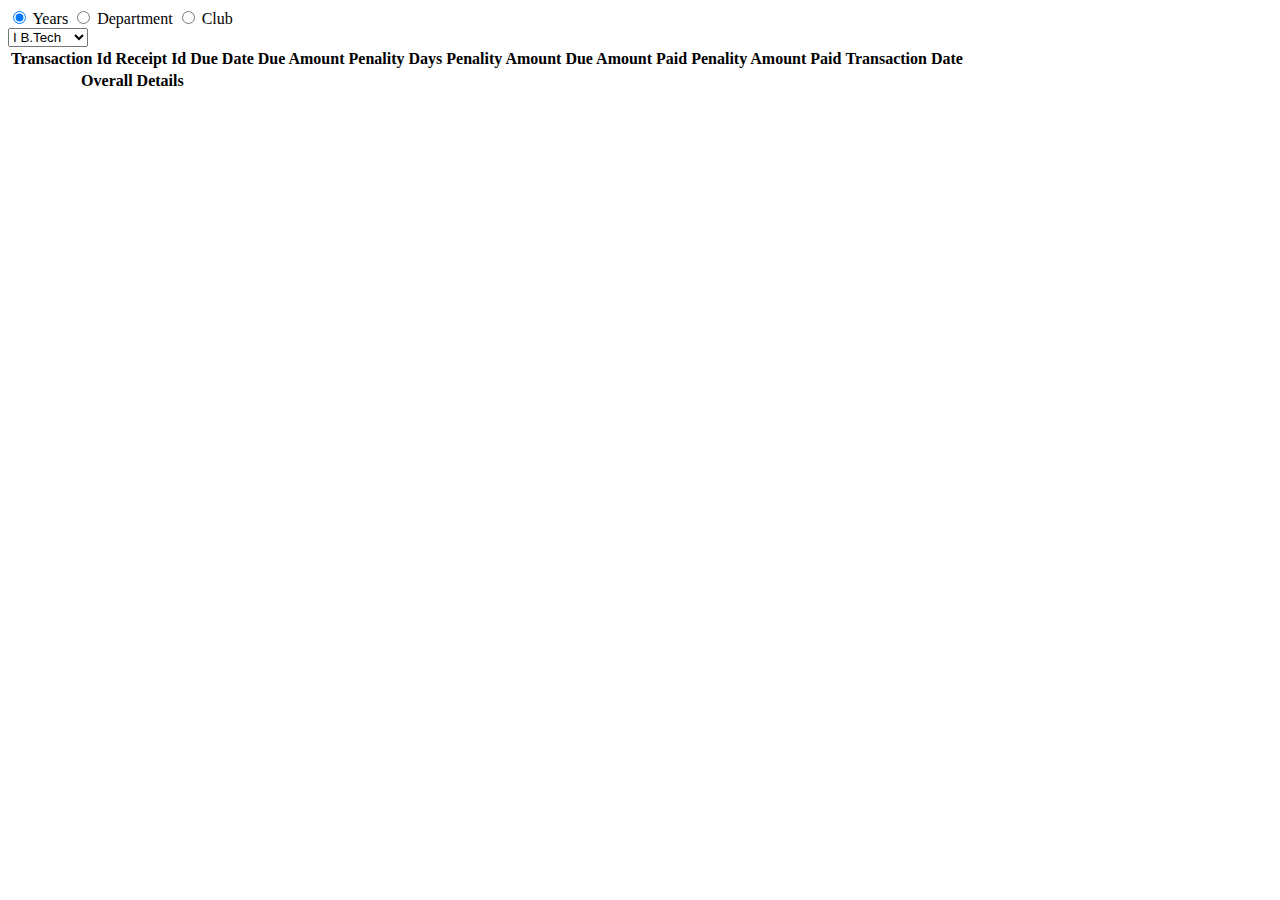
<file: php/content/content4/index1.html>
<html>

<head>
        <script src="https://ajax.googleapis.com/ajax/libs/jquery/3.3.1/jquery.min.js"></script>

        <script>

                function getdetails(){

                    var cat = document.forms["reports"]["cat"];
        
                    var val = ""
        
                    var label = ""
        
                    if(cat.value==1){
                        val = document.forms["reports"]["years"].value
                        label = "year"
                    }else if(cat.value==2){
                        val = document.forms["reports"]["department"].value
                        label = "branch"
                    }else{
                        val = document.forms["reports"]["cate"].value
                        label = "hobby_category"
                    }

                    dat = 'val='+val+'&label='+label

                    if(cat.value==3){
                        val = $("#cate option:selected").text()
                        val = val.toUpperCase()
                        dat += '&cate='+val
                    }
        
                    $.ajax({
                            type:'POST',
                            url:'reports.php',
                            data:dat,
                            success:function(msg){
                                $('#temp').html(msg);
                            }
        
                        });
                }
        
                </script>
        

</head>

<body>
    <div id="temp"></div>
    <form name="reports">
        <div>

            <input type="radio" value="1" id="year" name="cat" onchange="selection(1)" checked>

            <label for="year">Years</label>

            <input type="radio" value="2" id="dept" name="cat" onchange="selection(2)">

            <label for="dept">Department</label>

            <input type="radio" value="3" id="club" name="cat" onchange="selection(3)">

            <label for="club">Club</label>

        </div>

        <div>

            <script>
                function selection(x){
                    document.getElementById('years').style="display:none"
                    document.getElementById('department').style="display:none"
                    document.getElementById('cate').style="display:none"

                    if(x==1)
                        document.getElementById('years').style=""
                    if(x==2)
                        document.getElementById('department').style=""
                    if(x==3)
                        document.getElementById('cate').style=""
                }

            </script>
        
        <select id="years" onfocusout="getdetails()">
        
            <option value="1">I B.Tech</option>
            <option value"2">II B.Tech</option>
            <option value="3">III B.Tech</option>
            <option value="4">IV B.Tech</option>

        </select>

        <select id="department" style="display:none" onfocusout="getdetails()">
            <option value="1">CIV</option>
            <option value="2">EEE</option>
            <option value"3">MECH</option>
            <option value="4">ECE</option>
            <option value="5">CSE</option>
            <option value="6">IT</option>

        </select>

        <select id="cate" style="display:none" onfocusout="getdetails()">
        
            <option value="1">Techie</option>
            <option value"2">Social</option>
            <option value="3">Art</option>
            <option value="4">Cultural</option>
            <option value="5">Passion</option>

        </select>
        
        
        </div>

        <div>
            

        </div>

        <table id="table_transactions">
                <tr>
                  <th>Transaction Id</th>
                  <th>Receipt Id</th>
                  <th>Due Date</th>
                  <th>Due Amount</th>
                  <th>Penality Days</th>
                  <th>Penality Amount</th>
                  <th>Due Amount Paid</th>
                  <th>Penality Amount Paid</th>
                  <th>Transaction Date</th>
                </tr>
                <tfoot>
                  <tr>
                    <th id="total" colspan="3">Overall Details</th>
                    <td  colspan="6" ></td>
                  </tr>
                 </tfoot>
              </table>
    
    </form>

</body>

</html>
</file>
<file: log/vendor/daterangepicker/daterangepicker.css>
.daterangepicker {
  position: absolute;
  color: inherit;
  background-color: #fff;
  border-radius: 4px;
  width: 278px;
  padding: 4px;
  margin-top: 1px;
  top: 100px;
  left: 20px;
  /* Calendars */ }
  .daterangepicker:before, .daterangepicker:after {
    position: absolute;
    display: inline-block;
    border-bottom-color: rgba(0, 0, 0, 0.2);
    content: ''; }
  .daterangepicker:before {
    top: -7px;
    border-right: 7px solid transparent;
    border-left: 7px solid transparent;
    border-bottom: 7px solid #ccc; }
  .daterangepicker:after {
    top: -6px;
    border-right: 6px solid transparent;
    border-bottom: 6px solid #fff;
    border-left: 6px solid transparent; }
  .daterangepicker.opensleft:before {
    right: 9px; }
  .daterangepicker.opensleft:after {
    right: 10px; }
  .daterangepicker.openscenter:before {
    left: 0;
    right: 0;
    width: 0;
    margin-left: auto;
    margin-right: auto; }
  .daterangepicker.openscenter:after {
    left: 0;
    right: 0;
    width: 0;
    margin-left: auto;
    margin-right: auto; }
  .daterangepicker.opensright:before {
    left: 9px; }
  .daterangepicker.opensright:after {
    left: 10px; }
  .daterangepicker.dropup {
    margin-top: -5px; }
    .daterangepicker.dropup:before {
      top: initial;
      bottom: -7px;
      border-bottom: initial;
      border-top: 7px solid #ccc; }
    .daterangepicker.dropup:after {
      top: initial;
      bottom: -6px;
      border-bottom: initial;
      border-top: 6px solid #fff; }
  .daterangepicker.dropdown-menu {
    max-width: none;
    z-index: 3001; }
  .daterangepicker.single .ranges, .daterangepicker.single .calendar {
    float: none; }
  .daterangepicker.show-calendar .calendar {
    display: block; }
  .daterangepicker .calendar {
    display: none;
    max-width: 270px;
    margin: 4px; }
    .daterangepicker .calendar.single .calendar-table {
      border: none; }
    .daterangepicker .calendar th, .daterangepicker .calendar td {
      white-space: nowrap;
      text-align: center;
      min-width: 32px; }
  .daterangepicker .calendar-table {
    border: 1px solid #fff;
    padding: 4px;
    border-radius: 4px;
    background-color: #fff; }
  .daterangepicker table {
    width: 100%;
    margin: 0; }
  .daterangepicker td, .daterangepicker th {
    text-align: center;
    width: 20px;
    height: 20px;
    border-radius: 4px;
    border: 1px solid transparent;
    white-space: nowrap;
    cursor: pointer; }
    .daterangepicker td.available:hover, .daterangepicker th.available:hover {
      background-color: #eee;
      border-color: transparent;
      color: inherit; }
    .daterangepicker td.week, .daterangepicker th.week {
      font-size: 80%;
      color: #ccc; }
  .daterangepicker td.off, .daterangepicker td.off.in-range, .daterangepicker td.off.start-date, .daterangepicker td.off.end-date {
    background-color: #fff;
    border-color: transparent;
    color: #999; }
  .daterangepicker td.in-range {
    background-color: #ebf4f8;
    border-color: transparent;
    color: #000;
    border-radius: 0; }
  .daterangepicker td.start-date {
    border-radius: 4px 0 0 4px; }
  .daterangepicker td.end-date {
    border-radius: 0 4px 4px 0; }
  .daterangepicker td.start-date.end-date {
    border-radius: 4px; }
  .daterangepicker td.active, .daterangepicker td.active:hover {
    background-color: #357ebd;
    border-color: transparent;
    color: #fff; }
  .daterangepicker th.month {
    width: auto; }
  .daterangepicker td.disabled, .daterangepicker option.disabled {
    color: #999;
    cursor: not-allowed;
    text-decoration: line-through; }
  .daterangepicker select.monthselect, .daterangepicker select.yearselect {
    font-size: 12px;
    padding: 1px;
    height: auto;
    margin: 0;
    cursor: default; }
  .daterangepicker select.monthselect {
    margin-right: 2%;
    width: 56%; }
  .daterangepicker select.yearselect {
    width: 40%; }
  .daterangepicker select.hourselect, .daterangepicker select.minuteselect, .daterangepicker select.secondselect, .daterangepicker select.ampmselect {
    width: 50px;
    margin-bottom: 0; }
  .daterangepicker .input-mini {
    border: 1px solid #ccc;
    border-radius: 4px;
    color: #555;
    height: 30px;
    line-height: 30px;
    display: block;
    vertical-align: middle;
    margin: 0 0 5px 0;
    padding: 0 6px 0 28px;
    width: 100%; }
    .daterangepicker .input-mini.active {
      border: 1px solid #08c;
      border-radius: 4px; }
  .daterangepicker .daterangepicker_input {
    position: relative; }
    .daterangepicker .daterangepicker_input i {
      position: absolute;
      left: 8px;
      top: 8px; }
  .daterangepicker.rtl .input-mini {
    padding-right: 28px;
    padding-left: 6px; }
  .daterangepicker.rtl .daterangepicker_input i {
    left: auto;
    right: 8px; }
  .daterangepicker .calendar-time {
    text-align: center;
    margin: 5px auto;
    line-height: 30px;
    position: relative;
    padding-left: 28px; }
    .daterangepicker .calendar-time select.disabled {
      color: #ccc;
      cursor: not-allowed; }

.ranges {
  font-size: 11px;
  float: none;
  margin: 4px;
  text-align: left; }
  .ranges ul {
    list-style: none;
    margin: 0 auto;
    padding: 0;
    width: 100%; }
  .ranges li {
    font-size: 13px;
    background-color: #f5f5f5;
    border: 1px solid #f5f5f5;
    border-radius: 4px;
    color: #08c;
    padding: 3px 12px;
    margin-bottom: 8px;
    cursor: pointer; }
    .ranges li:hover {
      background-color: #08c;
      border: 1px solid #08c;
      color: #fff; }
    .ranges li.active {
      background-color: #08c;
      border: 1px solid #08c;
      color: #fff; }

/*  Larger Screen Styling */
@media (min-width: 564px) {
  .daterangepicker {
    width: auto; }
    .daterangepicker .ranges ul {
      width: 160px; }
    .daterangepicker.single .ranges ul {
      width: 100%; }
    .daterangepicker.single .calendar.left {
      clear: none; }
    .daterangepicker.single.ltr .ranges, .daterangepicker.single.ltr .calendar {
      float: left; }
    .daterangepicker.single.rtl .ranges, .daterangepicker.single.rtl .calendar {
      float: right; }
    .daterangepicker.ltr {
      direction: ltr;
      text-align: left; }
      .daterangepicker.ltr .calendar.left {
        clear: left;
        margin-right: 0; }
        .daterangepicker.ltr .calendar.left .calendar-table {
          border-right: none;
          border-top-right-radius: 0;
          border-bottom-right-radius: 0; }
      .daterangepicker.ltr .calendar.right {
        margin-left: 0; }
        .daterangepicker.ltr .calendar.right .calendar-table {
          border-left: none;
          border-top-left-radius: 0;
          border-bottom-left-radius: 0; }
      .daterangepicker.ltr .left .daterangepicker_input {
        padding-right: 12px; }
      .daterangepicker.ltr .calendar.left .calendar-table {
        padding-right: 12px; }
      .daterangepicker.ltr .ranges, .daterangepicker.ltr .calendar {
        float: left; }
    .daterangepicker.rtl {
      direction: rtl;
      text-align: right; }
      .daterangepicker.rtl .calendar.left {
        clear: right;
        margin-left: 0; }
        .daterangepicker.rtl .calendar.left .calendar-table {
          border-left: none;
          border-top-left-radius: 0;
          border-bottom-left-radius: 0; }
      .daterangepicker.rtl .calendar.right {
        margin-right: 0; }
        .daterangepicker.rtl .calendar.right .calendar-table {
          border-right: none;
          border-top-right-radius: 0;
          border-bottom-right-radius: 0; }
      .daterangepicker.rtl .left .daterangepicker_input {
        padding-left: 12px; }
      .daterangepicker.rtl .calendar.left .calendar-table {
        padding-left: 12px; }
      .daterangepicker.rtl .ranges, .daterangepicker.rtl .calendar {
        text-align: right;
        float: right; } }
@media (min-width: 730px) {
  .daterangepicker .ranges {
    width: auto; }
  .daterangepicker.ltr .ranges {
    float: left; }
  .daterangepicker.rtl .ranges {
    float: right; }
  .daterangepicker .calendar.left {
    clear: none !important; } }
</file>
<file: log/css/util.css>
/*[ FONT SIZE ]
///////////////////////////////////////////////////////////
*/
.fs-1 {font-size: 1px;}
.fs-2 {font-size: 2px;}
.fs-3 {font-size: 3px;}
.fs-4 {font-size: 4px;}
.fs-5 {font-size: 5px;}
.fs-6 {font-size: 6px;}
.fs-7 {font-size: 7px;}
.fs-8 {font-size: 8px;}
.fs-9 {font-size: 9px;}
.fs-10 {font-size: 10px;}
.fs-11 {font-size: 11px;}
.fs-12 {font-size: 12px;}
.fs-13 {font-size: 13px;}
.fs-14 {font-size: 14px;}
.fs-15 {font-size: 15px;}
.fs-16 {font-size: 16px;}
.fs-17 {font-size: 17px;}
.fs-18 {font-size: 18px;}
.fs-19 {font-size: 19px;}
.fs-20 {font-size: 20px;}
.fs-21 {font-size: 21px;}
.fs-22 {font-size: 22px;}
.fs-23 {font-size: 23px;}
.fs-24 {font-size: 24px;}
.fs-25 {font-size: 25px;}
.fs-26 {font-size: 26px;}
.fs-27 {font-size: 27px;}
.fs-28 {font-size: 28px;}
.fs-29 {font-size: 29px;}
.fs-30 {font-size: 30px;}
.fs-31 {font-size: 31px;}
.fs-32 {font-size: 32px;}
.fs-33 {font-size: 33px;}
.fs-34 {font-size: 34px;}
.fs-35 {font-size: 35px;}
.fs-36 {font-size: 36px;}
.fs-37 {font-size: 37px;}
.fs-38 {font-size: 38px;}
.fs-39 {font-size: 39px;}
.fs-40 {font-size: 40px;}
.fs-41 {font-size: 41px;}
.fs-42 {font-size: 42px;}
.fs-43 {font-size: 43px;}
.fs-44 {font-size: 44px;}
.fs-45 {font-size: 45px;}
.fs-46 {font-size: 46px;}
.fs-47 {font-size: 47px;}
.fs-48 {font-size: 48px;}
.fs-49 {font-size: 49px;}
.fs-50 {font-size: 50px;}
.fs-51 {font-size: 51px;}
.fs-52 {font-size: 52px;}
.fs-53 {font-size: 53px;}
.fs-54 {font-size: 54px;}
.fs-55 {font-size: 55px;}
.fs-56 {font-size: 56px;}
.fs-57 {font-size: 57px;}
.fs-58 {font-size: 58px;}
.fs-59 {font-size: 59px;}
.fs-60 {font-size: 60px;}
.fs-61 {font-size: 61px;}
.fs-62 {font-size: 62px;}
.fs-63 {font-size: 63px;}
.fs-64 {font-size: 64px;}
.fs-65 {font-size: 65px;}
.fs-66 {font-size: 66px;}
.fs-67 {font-size: 67px;}
.fs-68 {font-size: 68px;}
.fs-69 {font-size: 69px;}
.fs-70 {font-size: 70px;}
.fs-71 {font-size: 71px;}
.fs-72 {font-size: 72px;}
.fs-73 {font-size: 73px;}
.fs-74 {font-size: 74px;}
.fs-75 {font-size: 75px;}
.fs-76 {font-size: 76px;}
.fs-77 {font-size: 77px;}
.fs-78 {font-size: 78px;}
.fs-79 {font-size: 79px;}
.fs-80 {font-size: 80px;}
.fs-81 {font-size: 81px;}
.fs-82 {font-size: 82px;}
.fs-83 {font-size: 83px;}
.fs-84 {font-size: 84px;}
.fs-85 {font-size: 85px;}
.fs-86 {font-size: 86px;}
.fs-87 {font-size: 87px;}
.fs-88 {font-size: 88px;}
.fs-89 {font-size: 89px;}
.fs-90 {font-size: 90px;}
.fs-91 {font-size: 91px;}
.fs-92 {font-size: 92px;}
.fs-93 {font-size: 93px;}
.fs-94 {font-size: 94px;}
.fs-95 {font-size: 95px;}
.fs-96 {font-size: 96px;}
.fs-97 {font-size: 97px;}
.fs-98 {font-size: 98px;}
.fs-99 {font-size: 99px;}
.fs-100 {font-size: 100px;}
.fs-101 {font-size: 101px;}
.fs-102 {font-size: 102px;}
.fs-103 {font-size: 103px;}
.fs-104 {font-size: 104px;}
.fs-105 {font-size: 105px;}
.fs-106 {font-size: 106px;}
.fs-107 {font-size: 107px;}
.fs-108 {font-size: 108px;}
.fs-109 {font-size: 109px;}
.fs-110 {font-size: 110px;}
.fs-111 {font-size: 111px;}
.fs-112 {font-size: 112px;}
.fs-113 {font-size: 113px;}
.fs-114 {font-size: 114px;}
.fs-115 {font-size: 115px;}
.fs-116 {font-size: 116px;}
.fs-117 {font-size: 117px;}
.fs-118 {font-size: 118px;}
.fs-119 {font-size: 119px;}
.fs-120 {font-size: 120px;}
.fs-121 {font-size: 121px;}
.fs-122 {font-size: 122px;}
.fs-123 {font-size: 123px;}
.fs-124 {font-size: 124px;}
.fs-125 {font-size: 125px;}
.fs-126 {font-size: 126px;}
.fs-127 {font-size: 127px;}
.fs-128 {font-size: 128px;}
.fs-129 {font-size: 129px;}
.fs-130 {font-size: 130px;}
.fs-131 {font-size: 131px;}
.fs-132 {font-size: 132px;}
.fs-133 {font-size: 133px;}
.fs-134 {font-size: 134px;}
.fs-135 {font-size: 135px;}
.fs-136 {font-size: 136px;}
.fs-137 {font-size: 137px;}
.fs-138 {font-size: 138px;}
.fs-139 {font-size: 139px;}
.fs-140 {font-size: 140px;}
.fs-141 {font-size: 141px;}
.fs-142 {font-size: 142px;}
.fs-143 {font-size: 143px;}
.fs-144 {font-size: 144px;}
.fs-145 {font-size: 145px;}
.fs-146 {font-size: 146px;}
.fs-147 {font-size: 147px;}
.fs-148 {font-size: 148px;}
.fs-149 {font-size: 149px;}
.fs-150 {font-size: 150px;}
.fs-151 {font-size: 151px;}
.fs-152 {font-size: 152px;}
.fs-153 {font-size: 153px;}
.fs-154 {font-size: 154px;}
.fs-155 {font-size: 155px;}
.fs-156 {font-size: 156px;}
.fs-157 {font-size: 157px;}
.fs-158 {font-size: 158px;}
.fs-159 {font-size: 159px;}
.fs-160 {font-size: 160px;}
.fs-161 {font-size: 161px;}
.fs-162 {font-size: 162px;}
.fs-163 {font-size: 163px;}
.fs-164 {font-size: 164px;}
.fs-165 {font-size: 165px;}
.fs-166 {font-size: 166px;}
.fs-167 {font-size: 167px;}
.fs-168 {font-size: 168px;}
.fs-169 {font-size: 169px;}
.fs-170 {font-size: 170px;}
.fs-171 {font-size: 171px;}
.fs-172 {font-size: 172px;}
.fs-173 {font-size: 173px;}
.fs-174 {font-size: 174px;}
.fs-175 {font-size: 175px;}
.fs-176 {font-size: 176px;}
.fs-177 {font-size: 177px;}
.fs-178 {font-size: 178px;}
.fs-179 {font-size: 179px;}
.fs-180 {font-size: 180px;}
.fs-181 {font-size: 181px;}
.fs-182 {font-size: 182px;}
.fs-183 {font-size: 183px;}
.fs-184 {font-size: 184px;}
.fs-185 {font-size: 185px;}
.fs-186 {font-size: 186px;}
.fs-187 {font-size: 187px;}
.fs-188 {font-size: 188px;}
.fs-189 {font-size: 189px;}
.fs-190 {font-size: 190px;}
.fs-191 {font-size: 191px;}
.fs-192 {font-size: 192px;}
.fs-193 {font-size: 193px;}
.fs-194 {font-size: 194px;}
.fs-195 {font-size: 195px;}
.fs-196 {font-size: 196px;}
.fs-197 {font-size: 197px;}
.fs-198 {font-size: 198px;}
.fs-199 {font-size: 199px;}
.fs-200 {font-size: 200px;}

/*[ PADDING ]
///////////////////////////////////////////////////////////
*/
.p-t-0 {padding-top: 0px;}
.p-t-1 {padding-top: 1px;}
.p-t-2 {padding-top: 2px;}
.p-t-3 {padding-top: 3px;}
.p-t-4 {padding-top: 4px;}
.p-t-5 {padding-top: 5px;}
.p-t-6 {padding-top: 6px;}
.p-t-7 {padding-top: 7px;}
.p-t-8 {padding-top: 8px;}
.p-t-9 {padding-top: 9px;}
.p-t-10 {padding-top: 10px;}
.p-t-11 {padding-top: 11px;}
.p-t-12 {padding-top: 12px;}
.p-t-13 {padding-top: 13px;}
.p-t-14 {padding-top: 14px;}
.p-t-15 {padding-top: 15px;}
.p-t-16 {padding-top: 16px;}
.p-t-17 {padding-top: 17px;}
.p-t-18 {padding-top: 18px;}
.p-t-19 {padding-top: 19px;}
.p-t-20 {padding-top: 20px;}
.p-t-21 {padding-top: 21px;}
.p-t-22 {padding-top: 22px;}
.p-t-23 {padding-top: 23px;}
.p-t-24 {padding-top: 24px;}
.p-t-25 {padding-top: 25px;}
.p-t-26 {padding-top: 26px;}
.p-t-27 {padding-top: 27px;}
.p-t-28 {padding-top: 28px;}
.p-t-29 {padding-top: 29px;}
.p-t-30 {padding-top: 30px;}
.p-t-31 {padding-top: 31px;}
.p-t-32 {padding-top: 32px;}
.p-t-33 {padding-top: 33px;}
.p-t-34 {padding-top: 34px;}
.p-t-35 {padding-top: 35px;}
.p-t-36 {padding-top: 36px;}
.p-t-37 {padding-top: 37px;}
.p-t-38 {padding-top: 38px;}
.p-t-39 {padding-top: 39px;}
.p-t-40 {padding-top: 40px;}
.p-t-41 {padding-top: 41px;}
.p-t-42 {padding-top: 42px;}
.p-t-43 {padding-top: 43px;}
.p-t-44 {padding-top: 44px;}
.p-t-45 {padding-top: 45px;}
.p-t-46 {padding-top: 46px;}
.p-t-47 {padding-top: 47px;}
.p-t-48 {padding-top: 48px;}
.p-t-49 {padding-top: 49px;}
.p-t-50 {padding-top: 50px;}
.p-t-51 {padding-top: 51px;}
.p-t-52 {padding-top: 52px;}
.p-t-53 {padding-top: 53px;}
.p-t-54 {padding-top: 54px;}
.p-t-55 {padding-top: 55px;}
.p-t-56 {padding-top: 56px;}
.p-t-57 {padding-top: 57px;}
.p-t-58 {padding-top: 58px;}
.p-t-59 {padding-top: 59px;}
.p-t-60 {padding-top: 60px;}
.p-t-61 {padding-top: 61px;}
.p-t-62 {padding-top: 62px;}
.p-t-63 {padding-top: 63px;}
.p-t-64 {padding-top: 64px;}
.p-t-65 {padding-top: 65px;}
.p-t-66 {padding-top: 66px;}
.p-t-67 {padding-top: 67px;}
.p-t-68 {padding-top: 68px;}
.p-t-69 {padding-top: 69px;}
.p-t-70 {padding-top: 70px;}
.p-t-71 {padding-top: 71px;}
.p-t-72 {padding-top: 72px;}
.p-t-73 {padding-top: 73px;}
.p-t-74 {padding-top: 74px;}
.p-t-75 {padding-top: 75px;}
.p-t-76 {padding-top: 76px;}
.p-t-77 {padding-top: 77px;}
.p-t-78 {padding-top: 78px;}
.p-t-79 {padding-top: 79px;}
.p-t-80 {padding-top: 80px;}
.p-t-81 {padding-top: 81px;}
.p-t-82 {padding-top: 82px;}
.p-t-83 {padding-top: 83px;}
.p-t-84 {padding-top: 84px;}
.p-t-85 {padding-top: 85px;}
.p-t-86 {padding-top: 86px;}
.p-t-87 {padding-top: 87px;}
.p-t-88 {padding-top: 88px;}
.p-t-89 {padding-top: 89px;}
.p-t-90 {padding-top: 90px;}
.p-t-91 {padding-top: 91px;}
.p-t-92 {padding-top: 92px;}
.p-t-93 {padding-top: 93px;}
.p-t-94 {padding-top: 94px;}
.p-t-95 {padding-top: 95px;}
.p-t-96 {padding-top: 96px;}
.p-t-97 {padding-top: 97px;}
.p-t-98 {padding-top: 98px;}
.p-t-99 {padding-top: 99px;}
.p-t-100 {padding-top: 100px;}
.p-t-101 {padding-top: 101px;}
.p-t-102 {padding-top: 102px;}
.p-t-103 {padding-top: 103px;}
.p-t-104 {padding-top: 104px;}
.p-t-105 {padding-top: 105px;}
.p-t-106 {padding-top: 106px;}
.p-t-107 {padding-top: 107px;}
.p-t-108 {padding-top: 108px;}
.p-t-109 {padding-top: 109px;}
.p-t-110 {padding-top: 110px;}
.p-t-111 {padding-top: 111px;}
.p-t-112 {padding-top: 112px;}
.p-t-113 {padding-top: 113px;}
.p-t-114 {padding-top: 114px;}
.p-t-115 {padding-top: 115px;}
.p-t-116 {padding-top: 116px;}
.p-t-117 {padding-top: 117px;}
.p-t-118 {padding-top: 118px;}
.p-t-119 {padding-top: 119px;}
.p-t-120 {padding-top: 120px;}
.p-t-121 {padding-top: 121px;}
.p-t-122 {padding-top: 122px;}
.p-t-123 {padding-top: 123px;}
.p-t-124 {padding-top: 124px;}
.p-t-125 {padding-top: 125px;}
.p-t-126 {padding-top: 126px;}
.p-t-127 {padding-top: 127px;}
.p-t-128 {padding-top: 128px;}
.p-t-129 {padding-top: 129px;}
.p-t-130 {padding-top: 130px;}
.p-t-131 {padding-top: 131px;}
.p-t-132 {padding-top: 132px;}
.p-t-133 {padding-top: 133px;}
.p-t-134 {padding-top: 134px;}
.p-t-135 {padding-top: 135px;}
.p-t-136 {padding-top: 136px;}
.p-t-137 {padding-top: 137px;}
.p-t-138 {padding-top: 138px;}
.p-t-139 {padding-top: 139px;}
.p-t-140 {padding-top: 140px;}
.p-t-141 {padding-top: 141px;}
.p-t-142 {padding-top: 142px;}
.p-t-143 {padding-top: 143px;}
.p-t-144 {padding-top: 144px;}
.p-t-145 {padding-top: 145px;}
.p-t-146 {padding-top: 146px;}
.p-t-147 {padding-top: 147px;}
.p-t-148 {padding-top: 148px;}
.p-t-149 {padding-top: 149px;}
.p-t-150 {padding-top: 150px;}
.p-t-151 {padding-top: 151px;}
.p-t-152 {padding-top: 152px;}
.p-t-153 {padding-top: 153px;}
.p-t-154 {padding-top: 154px;}
.p-t-155 {padding-top: 155px;}
.p-t-156 {padding-top: 156px;}
.p-t-157 {padding-top: 157px;}
.p-t-158 {padding-top: 158px;}
.p-t-159 {padding-top: 159px;}
.p-t-160 {padding-top: 160px;}
.p-t-161 {padding-top: 161px;}
.p-t-162 {padding-top: 162px;}
.p-t-163 {padding-top: 163px;}
.p-t-164 {padding-top: 164px;}
.p-t-165 {padding-top: 165px;}
.p-t-166 {padding-top: 166px;}
.p-t-167 {padding-top: 167px;}
.p-t-168 {padding-top: 168px;}
.p-t-169 {padding-top: 169px;}
.p-t-170 {padding-top: 170px;}
.p-t-171 {padding-top: 171px;}
.p-t-172 {padding-top: 172px;}
.p-t-173 {padding-top: 173px;}
.p-t-174 {padding-top: 174px;}
.p-t-175 {padding-top: 175px;}
.p-t-176 {padding-top: 176px;}
.p-t-177 {padding-top: 177px;}
.p-t-178 {padding-top: 178px;}
.p-t-179 {padding-top: 179px;}
.p-t-180 {padding-top: 180px;}
.p-t-181 {padding-top: 181px;}
.p-t-182 {padding-top: 182px;}
.p-t-183 {padding-top: 183px;}
.p-t-184 {padding-top: 184px;}
.p-t-185 {padding-top: 185px;}
.p-t-186 {padding-top: 186px;}
.p-t-187 {padding-top: 187px;}
.p-t-188 {padding-top: 188px;}
.p-t-189 {padding-top: 189px;}
.p-t-190 {padding-top: 190px;}
.p-t-191 {padding-top: 191px;}
.p-t-192 {padding-top: 192px;}
.p-t-193 {padding-top: 193px;}
.p-t-194 {padding-top: 194px;}
.p-t-195 {padding-top: 195px;}
.p-t-196 {padding-top: 196px;}
.p-t-197 {padding-top: 197px;}
.p-t-198 {padding-top: 198px;}
.p-t-199 {padding-top: 199px;}
.p-t-200 {padding-top: 200px;}
.p-t-201 {padding-top: 201px;}
.p-t-202 {padding-top: 202px;}
.p-t-203 {padding-top: 203px;}
.p-t-204 {padding-top: 204px;}
.p-t-205 {padding-top: 205px;}
.p-t-206 {padding-top: 206px;}
.p-t-207 {padding-top: 207px;}
.p-t-208 {padding-top: 208px;}
.p-t-209 {padding-top: 209px;}
.p-t-210 {padding-top: 210px;}
.p-t-211 {padding-top: 211px;}
.p-t-212 {padding-top: 212px;}
.p-t-213 {padding-top: 213px;}
.p-t-214 {padding-top: 214px;}
.p-t-215 {padding-top: 215px;}
.p-t-216 {padding-top: 216px;}
.p-t-217 {padding-top: 217px;}
.p-t-218 {padding-top: 218px;}
.p-t-219 {padding-top: 219px;}
.p-t-220 {padding-top: 220px;}
.p-t-221 {padding-top: 221px;}
.p-t-222 {padding-top: 222px;}
.p-t-223 {padding-top: 223px;}
.p-t-224 {padding-top: 224px;}
.p-t-225 {padding-top: 225px;}
.p-t-226 {padding-top: 226px;}
.p-t-227 {padding-top: 227px;}
.p-t-228 {padding-top: 228px;}
.p-t-229 {padding-top: 229px;}
.p-t-230 {padding-top: 230px;}
.p-t-231 {padding-top: 231px;}
.p-t-232 {padding-top: 232px;}
.p-t-233 {padding-top: 233px;}
.p-t-234 {padding-top: 234px;}
.p-t-235 {padding-top: 235px;}
.p-t-236 {padding-top: 236px;}
.p-t-237 {padding-top: 237px;}
.p-t-238 {padding-top: 238px;}
.p-t-239 {padding-top: 239px;}
.p-t-240 {padding-top: 240px;}
.p-t-241 {padding-top: 241px;}
.p-t-242 {padding-top: 242px;}
.p-t-243 {padding-top: 243px;}
.p-t-244 {padding-top: 244px;}
.p-t-245 {padding-top: 245px;}
.p-t-246 {padding-top: 246px;}
.p-t-247 {padding-top: 247px;}
.p-t-248 {padding-top: 248px;}
.p-t-249 {padding-top: 249px;}
.p-t-250 {padding-top: 250px;}
.p-b-0 {padding-bottom: 0px;}
.p-b-1 {padding-bottom: 1px;}
.p-b-2 {padding-bottom: 2px;}
.p-b-3 {padding-bottom: 3px;}
.p-b-4 {padding-bottom: 4px;}
.p-b-5 {padding-bottom: 5px;}
.p-b-6 {padding-bottom: 6px;}
.p-b-7 {padding-bottom: 7px;}
.p-b-8 {padding-bottom: 8px;}
.p-b-9 {padding-bottom: 9px;}
.p-b-10 {padding-bottom: 10px;}
.p-b-11 {padding-bottom: 11px;}
.p-b-12 {padding-bottom: 12px;}
.p-b-13 {padding-bottom: 13px;}
.p-b-14 {padding-bottom: 14px;}
.p-b-15 {padding-bottom: 15px;}
.p-b-16 {padding-bottom: 16px;}
.p-b-17 {padding-bottom: 17px;}
.p-b-18 {padding-bottom: 18px;}
.p-b-19 {padding-bottom: 19px;}
.p-b-20 {padding-bottom: 20px;}
.p-b-21 {padding-bottom: 21px;}
.p-b-22 {padding-bottom: 22px;}
.p-b-23 {padding-bottom: 23px;}
.p-b-24 {padding-bottom: 24px;}
.p-b-25 {padding-bottom: 25px;}
.p-b-26 {padding-bottom: 26px;}
.p-b-27 {padding-bottom: 27px;}
.p-b-28 {padding-bottom: 28px;}
.p-b-29 {padding-bottom: 29px;}
.p-b-30 {padding-bottom: 30px;}
.p-b-31 {padding-bottom: 31px;}
.p-b-32 {padding-bottom: 32px;}
.p-b-33 {padding-bottom: 33px;}
.p-b-34 {padding-bottom: 34px;}
.p-b-35 {padding-bottom: 35px;}
.p-b-36 {padding-bottom: 36px;}
.p-b-37 {padding-bottom: 37px;}
.p-b-38 {padding-bottom: 38px;}
.p-b-39 {padding-bottom: 39px;}
.p-b-40 {padding-bottom: 40px;}
.p-b-41 {padding-bottom: 41px;}
.p-b-42 {padding-bottom: 42px;}
.p-b-43 {padding-bottom: 43px;}
.p-b-44 {padding-bottom: 44px;}
.p-b-45 {padding-bottom: 45px;}
.p-b-46 {padding-bottom: 46px;}
.p-b-47 {padding-bottom: 47px;}
.p-b-48 {padding-bottom: 48px;}
.p-b-49 {padding-bottom: 49px;}
.p-b-50 {padding-bottom: 50px;}
.p-b-51 {padding-bottom: 51px;}
.p-b-52 {padding-bottom: 52px;}
.p-b-53 {padding-bottom: 53px;}
.p-b-54 {padding-bottom: 54px;}
.p-b-55 {padding-bottom: 55px;}
.p-b-56 {padding-bottom: 56px;}
.p-b-57 {padding-bottom: 57px;}
.p-b-58 {padding-bottom: 58px;}
.p-b-59 {padding-bottom: 59px;}
.p-b-60 {padding-bottom: 60px;}
.p-b-61 {padding-bottom: 61px;}
.p-b-62 {padding-bottom: 62px;}
.p-b-63 {padding-bottom: 63px;}
.p-b-64 {padding-bottom: 64px;}
.p-b-65 {padding-bottom: 65px;}
.p-b-66 {padding-bottom: 66px;}
.p-b-67 {padding-bottom: 67px;}
.p-b-68 {padding-bottom: 68px;}
.p-b-69 {padding-bottom: 69px;}
.p-b-70 {padding-bottom: 70px;}
.p-b-71 {padding-bottom: 71px;}
.p-b-72 {padding-bottom: 72px;}
.p-b-73 {padding-bottom: 73px;}
.p-b-74 {padding-bottom: 74px;}
.p-b-75 {padding-bottom: 75px;}
.p-b-76 {padding-bottom: 76px;}
.p-b-77 {padding-bottom: 77px;}
.p-b-78 {padding-bottom: 78px;}
.p-b-79 {padding-bottom: 79px;}
.p-b-80 {padding-bottom: 80px;}
.p-b-81 {padding-bottom: 81px;}
.p-b-82 {padding-bottom: 82px;}
.p-b-83 {padding-bottom: 83px;}
.p-b-84 {padding-bottom: 84px;}
.p-b-85 {padding-bottom: 85px;}
.p-b-86 {padding-bottom: 86px;}
.p-b-87 {padding-bottom: 87px;}
.p-b-88 {padding-bottom: 88px;}
.p-b-89 {padding-bottom: 89px;}
.p-b-90 {padding-bottom: 90px;}
.p-b-91 {padding-bottom: 91px;}
.p-b-92 {padding-bottom: 92px;}
.p-b-93 {padding-bottom: 93px;}
.p-b-94 {padding-bottom: 94px;}
.p-b-95 {padding-bottom: 95px;}
.p-b-96 {padding-bottom: 96px;}
.p-b-97 {padding-bottom: 97px;}
.p-b-98 {padding-bottom: 98px;}
.p-b-99 {padding-bottom: 99px;}
.p-b-100 {padding-bottom: 100px;}
.p-b-101 {padding-bottom: 101px;}
.p-b-102 {padding-bottom: 102px;}
.p-b-103 {padding-bottom: 103px;}
.p-b-104 {padding-bottom: 104px;}
.p-b-105 {padding-bottom: 105px;}
.p-b-106 {padding-bottom: 106px;}
.p-b-107 {padding-bottom: 107px;}
.p-b-108 {padding-bottom: 108px;}
.p-b-109 {padding-bottom: 109px;}
.p-b-110 {padding-bottom: 110px;}
.p-b-111 {padding-bottom: 111px;}
.p-b-112 {padding-bottom: 112px;}
.p-b-113 {padding-bottom: 113px;}
.p-b-114 {padding-bottom: 114px;}
.p-b-115 {padding-bottom: 115px;}
.p-b-116 {padding-bottom: 116px;}
.p-b-117 {padding-bottom: 117px;}
.p-b-118 {padding-bottom: 118px;}
.p-b-119 {padding-bottom: 119px;}
.p-b-120 {padding-bottom: 120px;}
.p-b-121 {padding-bottom: 121px;}
.p-b-122 {padding-bottom: 122px;}
.p-b-123 {padding-bottom: 123px;}
.p-b-124 {padding-bottom: 124px;}
.p-b-125 {padding-bottom: 125px;}
.p-b-126 {padding-bottom: 126px;}
.p-b-127 {padding-bottom: 127px;}
.p-b-128 {padding-bottom: 128px;}
.p-b-129 {padding-bottom: 129px;}
.p-b-130 {padding-bottom: 130px;}
.p-b-131 {padding-bottom: 131px;}
.p-b-132 {padding-bottom: 132px;}
.p-b-133 {padding-bottom: 133px;}
.p-b-134 {padding-bottom: 134px;}
.p-b-135 {padding-bottom: 135px;}
.p-b-136 {padding-bottom: 136px;}
.p-b-137 {padding-bottom: 137px;}
.p-b-138 {padding-bottom: 138px;}
.p-b-139 {padding-bottom: 139px;}
.p-b-140 {padding-bottom: 140px;}
.p-b-141 {padding-bottom: 141px;}
.p-b-142 {padding-bottom: 142px;}
.p-b-143 {padding-bottom: 143px;}
.p-b-144 {padding-bottom: 144px;}
.p-b-145 {padding-bottom: 145px;}
.p-b-146 {padding-bottom: 146px;}
.p-b-147 {padding-bottom: 147px;}
.p-b-148 {padding-bottom: 148px;}
.p-b-149 {padding-bottom: 149px;}
.p-b-150 {padding-bottom: 150px;}
.p-b-151 {padding-bottom: 151px;}
.p-b-152 {padding-bottom: 152px;}
.p-b-153 {padding-bottom: 153px;}
.p-b-154 {padding-bottom: 154px;}
.p-b-155 {padding-bottom: 155px;}
.p-b-156 {padding-bottom: 156px;}
.p-b-157 {padding-bottom: 157px;}
.p-b-158 {padding-bottom: 158px;}
.p-b-159 {padding-bottom: 159px;}
.p-b-160 {padding-bottom: 160px;}
.p-b-161 {padding-bottom: 161px;}
.p-b-162 {padding-bottom: 162px;}
.p-b-163 {padding-bottom: 163px;}
.p-b-164 {padding-bottom: 164px;}
.p-b-165 {padding-bottom: 165px;}
.p-b-166 {padding-bottom: 166px;}
.p-b-167 {padding-bottom: 167px;}
.p-b-168 {padding-bottom: 168px;}
.p-b-169 {padding-bottom: 169px;}
.p-b-170 {padding-bottom: 170px;}
.p-b-171 {padding-bottom: 171px;}
.p-b-172 {padding-bottom: 172px;}
.p-b-173 {padding-bottom: 173px;}
.p-b-174 {padding-bottom: 174px;}
.p-b-175 {padding-bottom: 175px;}
.p-b-176 {padding-bottom: 176px;}
.p-b-177 {padding-bottom: 177px;}
.p-b-178 {padding-bottom: 178px;}
.p-b-179 {padding-bottom: 179px;}
.p-b-180 {padding-bottom: 180px;}
.p-b-181 {padding-bottom: 181px;}
.p-b-182 {padding-bottom: 182px;}
.p-b-183 {padding-bottom: 183px;}
.p-b-184 {padding-bottom: 184px;}
.p-b-185 {padding-bottom: 185px;}
.p-b-186 {padding-bottom: 186px;}
.p-b-187 {padding-bottom: 187px;}
.p-b-188 {padding-bottom: 188px;}
.p-b-189 {padding-bottom: 189px;}
.p-b-190 {padding-bottom: 190px;}
.p-b-191 {padding-bottom: 191px;}
.p-b-192 {padding-bottom: 192px;}
.p-b-193 {padding-bottom: 193px;}
.p-b-194 {padding-bottom: 194px;}
.p-b-195 {padding-bottom: 195px;}
.p-b-196 {padding-bottom: 196px;}
.p-b-197 {padding-bottom: 197px;}
.p-b-198 {padding-bottom: 198px;}
.p-b-199 {padding-bottom: 199px;}
.p-b-200 {padding-bottom: 200px;}
.p-b-201 {padding-bottom: 201px;}
.p-b-202 {padding-bottom: 202px;}
.p-b-203 {padding-bottom: 203px;}
.p-b-204 {padding-bottom: 204px;}
.p-b-205 {padding-bottom: 205px;}
.p-b-206 {padding-bottom: 206px;}
.p-b-207 {padding-bottom: 207px;}
.p-b-208 {padding-bottom: 208px;}
.p-b-209 {padding-bottom: 209px;}
.p-b-210 {padding-bottom: 210px;}
.p-b-211 {padding-bottom: 211px;}
.p-b-212 {padding-bottom: 212px;}
.p-b-213 {padding-bottom: 213px;}
.p-b-214 {padding-bottom: 214px;}
.p-b-215 {padding-bottom: 215px;}
.p-b-216 {padding-bottom: 216px;}
.p-b-217 {padding-bottom: 217px;}
.p-b-218 {padding-bottom: 218px;}
.p-b-219 {padding-bottom: 219px;}
.p-b-220 {padding-bottom: 220px;}
.p-b-221 {padding-bottom: 221px;}
.p-b-222 {padding-bottom: 222px;}
.p-b-223 {padding-bottom: 223px;}
.p-b-224 {padding-bottom: 224px;}
.p-b-225 {padding-bottom: 225px;}
.p-b-226 {padding-bottom: 226px;}
.p-b-227 {padding-bottom: 227px;}
.p-b-228 {padding-bottom: 228px;}
.p-b-229 {padding-bottom: 229px;}
.p-b-230 {padding-bottom: 230px;}
.p-b-231 {padding-bottom: 231px;}
.p-b-232 {padding-bottom: 232px;}
.p-b-233 {padding-bottom: 233px;}
.p-b-234 {padding-bottom: 234px;}
.p-b-235 {padding-bottom: 235px;}
.p-b-236 {padding-bottom: 236px;}
.p-b-237 {padding-bottom: 237px;}
.p-b-238 {padding-bottom: 238px;}
.p-b-239 {padding-bottom: 239px;}
.p-b-240 {padding-bottom: 240px;}
.p-b-241 {padding-bottom: 241px;}
.p-b-242 {padding-bottom: 242px;}
.p-b-243 {padding-bottom: 243px;}
.p-b-244 {padding-bottom: 244px;}
.p-b-245 {padding-bottom: 245px;}
.p-b-246 {padding-bottom: 246px;}
.p-b-247 {padding-bottom: 247px;}
.p-b-248 {padding-bottom: 248px;}
.p-b-249 {padding-bottom: 249px;}
.p-b-250 {padding-bottom: 250px;}
.p-l-0 {padding-left: 0px;}
.p-l-1 {padding-left: 1px;}
.p-l-2 {padding-left: 2px;}
.p-l-3 {padding-left: 3px;}
.p-l-4 {padding-left: 4px;}
.p-l-5 {padding-left: 5px;}
.p-l-6 {padding-left: 6px;}
.p-l-7 {padding-left: 7px;}
.p-l-8 {padding-left: 8px;}
.p-l-9 {padding-left: 9px;}
.p-l-10 {padding-left: 10px;}
.p-l-11 {padding-left: 11px;}
.p-l-12 {padding-left: 12px;}
.p-l-13 {padding-left: 13px;}
.p-l-14 {padding-left: 14px;}
.p-l-15 {padding-left: 15px;}
.p-l-16 {padding-left: 16px;}
.p-l-17 {padding-left: 17px;}
.p-l-18 {padding-left: 18px;}
.p-l-19 {padding-left: 19px;}
.p-l-20 {padding-left: 20px;}
.p-l-21 {padding-left: 21px;}
.p-l-22 {padding-left: 22px;}
.p-l-23 {padding-left: 23px;}
.p-l-24 {padding-left: 24px;}
.p-l-25 {padding-left: 25px;}
.p-l-26 {padding-left: 26px;}
.p-l-27 {padding-left: 27px;}
.p-l-28 {padding-left: 28px;}
.p-l-29 {padding-left: 29px;}
.p-l-30 {padding-left: 30px;}
.p-l-31 {padding-left: 31px;}
.p-l-32 {padding-left: 32px;}
.p-l-33 {padding-left: 33px;}
.p-l-34 {padding-left: 34px;}
.p-l-35 {padding-left: 35px;}
.p-l-36 {padding-left: 36px;}
.p-l-37 {padding-left: 37px;}
.p-l-38 {padding-left: 38px;}
.p-l-39 {padding-left: 39px;}
.p-l-40 {padding-left: 40px;}
.p-l-41 {padding-left: 41px;}
.p-l-42 {padding-left: 42px;}
.p-l-43 {padding-left: 43px;}
.p-l-44 {padding-left: 44px;}
.p-l-45 {padding-left: 45px;}
.p-l-46 {padding-left: 46px;}
.p-l-47 {padding-left: 47px;}
.p-l-48 {padding-left: 48px;}
.p-l-49 {padding-left: 49px;}
.p-l-50 {padding-left: 50px;}
.p-l-51 {padding-left: 51px;}
.p-l-52 {padding-left: 52px;}
.p-l-53 {padding-left: 53px;}
.p-l-54 {padding-left: 54px;}
.p-l-55 {padding-left: 55px;}
.p-l-56 {padding-left: 56px;}
.p-l-57 {padding-left: 57px;}
.p-l-58 {padding-left: 58px;}
.p-l-59 {padding-left: 59px;}
.p-l-60 {padding-left: 60px;}
.p-l-61 {padding-left: 61px;}
.p-l-62 {padding-left: 62px;}
.p-l-63 {padding-left: 63px;}
.p-l-64 {padding-left: 64px;}
.p-l-65 {padding-left: 65px;}
.p-l-66 {padding-left: 66px;}
.p-l-67 {padding-left: 67px;}
.p-l-68 {padding-left: 68px;}
.p-l-69 {padding-left: 69px;}
.p-l-70 {padding-left: 70px;}
.p-l-71 {padding-left: 71px;}
.p-l-72 {padding-left: 72px;}
.p-l-73 {padding-left: 73px;}
.p-l-74 {padding-left: 74px;}
.p-l-75 {padding-left: 75px;}
.p-l-76 {padding-left: 76px;}
.p-l-77 {padding-left: 77px;}
.p-l-78 {padding-left: 78px;}
.p-l-79 {padding-left: 79px;}
.p-l-80 {padding-left: 80px;}
.p-l-81 {padding-left: 81px;}
.p-l-82 {padding-left: 82px;}
.p-l-83 {padding-left: 83px;}
.p-l-84 {padding-left: 84px;}
.p-l-85 {padding-left: 85px;}
.p-l-86 {padding-left: 86px;}
.p-l-87 {padding-left: 87px;}
.p-l-88 {padding-left: 88px;}
.p-l-89 {padding-left: 89px;}
.p-l-90 {padding-left: 90px;}
.p-l-91 {padding-left: 91px;}
.p-l-92 {padding-left: 92px;}
.p-l-93 {padding-left: 93px;}
.p-l-94 {padding-left: 94px;}
.p-l-95 {padding-left: 95px;}
.p-l-96 {padding-left: 96px;}
.p-l-97 {padding-left: 97px;}
.p-l-98 {padding-left: 98px;}
.p-l-99 {padding-left: 99px;}
.p-l-100 {padding-left: 100px;}
.p-l-101 {padding-left: 101px;}
.p-l-102 {padding-left: 102px;}
.p-l-103 {padding-left: 103px;}
.p-l-104 {padding-left: 104px;}
.p-l-105 {padding-left: 105px;}
.p-l-106 {padding-left: 106px;}
.p-l-107 {padding-left: 107px;}
.p-l-108 {padding-left: 108px;}
.p-l-109 {padding-left: 109px;}
.p-l-110 {padding-left: 110px;}
.p-l-111 {padding-left: 111px;}
.p-l-112 {padding-left: 112px;}
.p-l-113 {padding-left: 113px;}
.p-l-114 {padding-left: 114px;}
.p-l-115 {padding-left: 115px;}
.p-l-116 {padding-left: 116px;}
.p-l-117 {padding-left: 117px;}
.p-l-118 {padding-left: 118px;}
.p-l-119 {padding-left: 119px;}
.p-l-120 {padding-left: 120px;}
.p-l-121 {padding-left: 121px;}
.p-l-122 {padding-left: 122px;}
.p-l-123 {padding-left: 123px;}
.p-l-124 {padding-left: 124px;}
.p-l-125 {padding-left: 125px;}
.p-l-126 {padding-left: 126px;}
.p-l-127 {padding-left: 127px;}
.p-l-128 {padding-left: 128px;}
.p-l-129 {padding-left: 129px;}
.p-l-130 {padding-left: 130px;}
.p-l-131 {padding-left: 131px;}
.p-l-132 {padding-left: 132px;}
.p-l-133 {padding-left: 133px;}
.p-l-134 {padding-left: 134px;}
.p-l-135 {padding-left: 135px;}
.p-l-136 {padding-left: 136px;}
.p-l-137 {padding-left: 137px;}
.p-l-138 {padding-left: 138px;}
.p-l-139 {padding-left: 139px;}
.p-l-140 {padding-left: 140px;}
.p-l-141 {padding-left: 141px;}
.p-l-142 {padding-left: 142px;}
.p-l-143 {padding-left: 143px;}
.p-l-144 {padding-left: 144px;}
.p-l-145 {padding-left: 145px;}
.p-l-146 {padding-left: 146px;}
.p-l-147 {padding-left: 147px;}
.p-l-148 {padding-left: 148px;}
.p-l-149 {padding-left: 149px;}
.p-l-150 {padding-left: 150px;}
.p-l-151 {padding-left: 151px;}
.p-l-152 {padding-left: 152px;}
.p-l-153 {padding-left: 153px;}
.p-l-154 {padding-left: 154px;}
.p-l-155 {padding-left: 155px;}
.p-l-156 {padding-left: 156px;}
.p-l-157 {padding-left: 157px;}
.p-l-158 {padding-left: 158px;}
.p-l-159 {padding-left: 159px;}
.p-l-160 {padding-left: 160px;}
.p-l-161 {padding-left: 161px;}
.p-l-162 {padding-left: 162px;}
.p-l-163 {padding-left: 163px;}
.p-l-164 {padding-left: 164px;}
.p-l-165 {padding-left: 165px;}
.p-l-166 {padding-left: 166px;}
.p-l-167 {padding-left: 167px;}
.p-l-168 {padding-left: 168px;}
.p-l-169 {padding-left: 169px;}
.p-l-170 {padding-left: 170px;}
.p-l-171 {padding-left: 171px;}
.p-l-172 {padding-left: 172px;}
.p-l-173 {padding-left: 173px;}
.p-l-174 {padding-left: 174px;}
.p-l-175 {padding-left: 175px;}
.p-l-176 {padding-left: 176px;}
.p-l-177 {padding-left: 177px;}
.p-l-178 {padding-left: 178px;}
.p-l-179 {padding-left: 179px;}
.p-l-180 {padding-left: 180px;}
.p-l-181 {padding-left: 181px;}
.p-l-182 {padding-left: 182px;}
.p-l-183 {padding-left: 183px;}
.p-l-184 {padding-left: 184px;}
.p-l-185 {padding-left: 185px;}
.p-l-186 {padding-left: 186px;}
.p-l-187 {padding-left: 187px;}
.p-l-188 {padding-left: 188px;}
.p-l-189 {padding-left: 189px;}
.p-l-190 {padding-left: 190px;}
.p-l-191 {padding-left: 191px;}
.p-l-192 {padding-left: 192px;}
.p-l-193 {padding-left: 193px;}
.p-l-194 {padding-left: 194px;}
.p-l-195 {padding-left: 195px;}
.p-l-196 {padding-left: 196px;}
.p-l-197 {padding-left: 197px;}
.p-l-198 {padding-left: 198px;}
.p-l-199 {padding-left: 199px;}
.p-l-200 {padding-left: 200px;}
.p-l-201 {padding-left: 201px;}
.p-l-202 {padding-left: 202px;}
.p-l-203 {padding-left: 203px;}
.p-l-204 {padding-left: 204px;}
.p-l-205 {padding-left: 205px;}
.p-l-206 {padding-left: 206px;}
.p-l-207 {padding-left: 207px;}
.p-l-208 {padding-left: 208px;}
.p-l-209 {padding-left: 209px;}
.p-l-210 {padding-left: 210px;}
.p-l-211 {padding-left: 211px;}
.p-l-212 {padding-left: 212px;}
.p-l-213 {padding-left: 213px;}
.p-l-214 {padding-left: 214px;}
.p-l-215 {padding-left: 215px;}
.p-l-216 {padding-left: 216px;}
.p-l-217 {padding-left: 217px;}
.p-l-218 {padding-left: 218px;}
.p-l-219 {padding-left: 219px;}
.p-l-220 {padding-left: 220px;}
.p-l-221 {padding-left: 221px;}
.p-l-222 {padding-left: 222px;}
.p-l-223 {padding-left: 223px;}
.p-l-224 {padding-left: 224px;}
.p-l-225 {padding-left: 225px;}
.p-l-226 {padding-left: 226px;}
.p-l-227 {padding-left: 227px;}
.p-l-228 {padding-left: 228px;}
.p-l-229 {padding-left: 229px;}
.p-l-230 {padding-left: 230px;}
.p-l-231 {padding-left: 231px;}
.p-l-232 {padding-left: 232px;}
.p-l-233 {padding-left: 233px;}
.p-l-234 {padding-left: 234px;}
.p-l-235 {padding-left: 235px;}
.p-l-236 {padding-left: 236px;}
.p-l-237 {padding-left: 237px;}
.p-l-238 {padding-left: 238px;}
.p-l-239 {padding-left: 239px;}
.p-l-240 {padding-left: 240px;}
.p-l-241 {padding-left: 241px;}
.p-l-242 {padding-left: 242px;}
.p-l-243 {padding-left: 243px;}
.p-l-244 {padding-left: 244px;}
.p-l-245 {padding-left: 245px;}
.p-l-246 {padding-left: 246px;}
.p-l-247 {padding-left: 247px;}
.p-l-248 {padding-left: 248px;}
.p-l-249 {padding-left: 249px;}
.p-l-250 {padding-left: 250px;}
.p-r-0 {padding-right: 0px;}
.p-r-1 {padding-right: 1px;}
.p-r-2 {padding-right: 2px;}
.p-r-3 {padding-right: 3px;}
.p-r-4 {padding-right: 4px;}
.p-r-5 {padding-right: 5px;}
.p-r-6 {padding-right: 6px;}
.p-r-7 {padding-right: 7px;}
.p-r-8 {padding-right: 8px;}
.p-r-9 {padding-right: 9px;}
.p-r-10 {padding-right: 10px;}
.p-r-11 {padding-right: 11px;}
.p-r-12 {padding-right: 12px;}
.p-r-13 {padding-right: 13px;}
.p-r-14 {padding-right: 14px;}
.p-r-15 {padding-right: 15px;}
.p-r-16 {padding-right: 16px;}
.p-r-17 {padding-right: 17px;}
.p-r-18 {padding-right: 18px;}
.p-r-19 {padding-right: 19px;}
.p-r-20 {padding-right: 20px;}
.p-r-21 {padding-right: 21px;}
.p-r-22 {padding-right: 22px;}
.p-r-23 {padding-right: 23px;}
.p-r-24 {padding-right: 24px;}
.p-r-25 {padding-right: 25px;}
.p-r-26 {padding-right: 26px;}
.p-r-27 {padding-right: 27px;}
.p-r-28 {padding-right: 28px;}
.p-r-29 {padding-right: 29px;}
.p-r-30 {padding-right: 30px;}
.p-r-31 {padding-right: 31px;}
.p-r-32 {padding-right: 32px;}
.p-r-33 {padding-right: 33px;}
.p-r-34 {padding-right: 34px;}
.p-r-35 {padding-right: 35px;}
.p-r-36 {padding-right: 36px;}
.p-r-37 {padding-right: 37px;}
.p-r-38 {padding-right: 38px;}
.p-r-39 {padding-right: 39px;}
.p-r-40 {padding-right: 40px;}
.p-r-41 {padding-right: 41px;}
.p-r-42 {padding-right: 42px;}
.p-r-43 {padding-right: 43px;}
.p-r-44 {padding-right: 44px;}
.p-r-45 {padding-right: 45px;}
.p-r-46 {padding-right: 46px;}
.p-r-47 {padding-right: 47px;}
.p-r-48 {padding-right: 48px;}
.p-r-49 {padding-right: 49px;}
.p-r-50 {padding-right: 50px;}
.p-r-51 {padding-right: 51px;}
.p-r-52 {padding-right: 52px;}
.p-r-53 {padding-right: 53px;}
.p-r-54 {padding-right: 54px;}
.p-r-55 {padding-right: 55px;}
.p-r-56 {padding-right: 56px;}
.p-r-57 {padding-right: 57px;}
.p-r-58 {padding-right: 58px;}
.p-r-59 {padding-right: 59px;}
.p-r-60 {padding-right: 60px;}
.p-r-61 {padding-right: 61px;}
.p-r-62 {padding-right: 62px;}
.p-r-63 {padding-right: 63px;}
.p-r-64 {padding-right: 64px;}
.p-r-65 {padding-right: 65px;}
.p-r-66 {padding-right: 66px;}
.p-r-67 {padding-right: 67px;}
.p-r-68 {padding-right: 68px;}
.p-r-69 {padding-right: 69px;}
.p-r-70 {padding-right: 70px;}
.p-r-71 {padding-right: 71px;}
.p-r-72 {padding-right: 72px;}
.p-r-73 {padding-right: 73px;}
.p-r-74 {padding-right: 74px;}
.p-r-75 {padding-right: 75px;}
.p-r-76 {padding-right: 76px;}
.p-r-77 {padding-right: 77px;}
.p-r-78 {padding-right: 78px;}
.p-r-79 {padding-right: 79px;}
.p-r-80 {padding-right: 80px;}
.p-r-81 {padding-right: 81px;}
.p-r-82 {padding-right: 82px;}
.p-r-83 {padding-right: 83px;}
.p-r-84 {padding-right: 84px;}
.p-r-85 {padding-right: 85px;}
.p-r-86 {padding-right: 86px;}
.p-r-87 {padding-right: 87px;}
.p-r-88 {padding-right: 88px;}
.p-r-89 {padding-right: 89px;}
.p-r-90 {padding-right: 90px;}
.p-r-91 {padding-right: 91px;}
.p-r-92 {padding-right: 92px;}
.p-r-93 {padding-right: 93px;}
.p-r-94 {padding-right: 94px;}
.p-r-95 {padding-right: 95px;}
.p-r-96 {padding-right: 96px;}
.p-r-97 {padding-right: 97px;}
.p-r-98 {padding-right: 98px;}
.p-r-99 {padding-right: 99px;}
.p-r-100 {padding-right: 100px;}
.p-r-101 {padding-right: 101px;}
.p-r-102 {padding-right: 102px;}
.p-r-103 {padding-right: 103px;}
.p-r-104 {padding-right: 104px;}
.p-r-105 {padding-right: 105px;}
.p-r-106 {padding-right: 106px;}
.p-r-107 {padding-right: 107px;}
.p-r-108 {padding-right: 108px;}
.p-r-109 {padding-right: 109px;}
.p-r-110 {padding-right: 110px;}
.p-r-111 {padding-right: 111px;}
.p-r-112 {padding-right: 112px;}
.p-r-113 {padding-right: 113px;}
.p-r-114 {padding-right: 114px;}
.p-r-115 {padding-right: 115px;}
.p-r-116 {padding-right: 116px;}
.p-r-117 {padding-right: 117px;}
.p-r-118 {padding-right: 118px;}
.p-r-119 {padding-right: 119px;}
.p-r-120 {padding-right: 120px;}
.p-r-121 {padding-right: 121px;}
.p-r-122 {padding-right: 122px;}
.p-r-123 {padding-right: 123px;}
.p-r-124 {padding-right: 124px;}
.p-r-125 {padding-right: 125px;}
.p-r-126 {padding-right: 126px;}
.p-r-127 {padding-right: 127px;}
.p-r-128 {padding-right: 128px;}
.p-r-129 {padding-right: 129px;}
.p-r-130 {padding-right: 130px;}
.p-r-131 {padding-right: 131px;}
.p-r-132 {padding-right: 132px;}
.p-r-133 {padding-right: 133px;}
.p-r-134 {padding-right: 134px;}
.p-r-135 {padding-right: 135px;}
.p-r-136 {padding-right: 136px;}
.p-r-137 {padding-right: 137px;}
.p-r-138 {padding-right: 138px;}
.p-r-139 {padding-right: 139px;}
.p-r-140 {padding-right: 140px;}
.p-r-141 {padding-right: 141px;}
.p-r-142 {padding-right: 142px;}
.p-r-143 {padding-right: 143px;}
.p-r-144 {padding-right: 144px;}
.p-r-145 {padding-right: 145px;}
.p-r-146 {padding-right: 146px;}
.p-r-147 {padding-right: 147px;}
.p-r-148 {padding-right: 148px;}
.p-r-149 {padding-right: 149px;}
.p-r-150 {padding-right: 150px;}
.p-r-151 {padding-right: 151px;}
.p-r-152 {padding-right: 152px;}
.p-r-153 {padding-right: 153px;}
.p-r-154 {padding-right: 154px;}
.p-r-155 {padding-right: 155px;}
.p-r-156 {padding-right: 156px;}
.p-r-157 {padding-right: 157px;}
.p-r-158 {padding-right: 158px;}
.p-r-159 {padding-right: 159px;}
.p-r-160 {padding-right: 160px;}
.p-r-161 {padding-right: 161px;}
.p-r-162 {padding-right: 162px;}
.p-r-163 {padding-right: 163px;}
.p-r-164 {padding-right: 164px;}
.p-r-165 {padding-right: 165px;}
.p-r-166 {padding-right: 166px;}
.p-r-167 {padding-right: 167px;}
.p-r-168 {padding-right: 168px;}
.p-r-169 {padding-right: 169px;}
.p-r-170 {padding-right: 170px;}
.p-r-171 {padding-right: 171px;}
.p-r-172 {padding-right: 172px;}
.p-r-173 {padding-right: 173px;}
.p-r-174 {padding-right: 174px;}
.p-r-175 {padding-right: 175px;}
.p-r-176 {padding-right: 176px;}
.p-r-177 {padding-right: 177px;}
.p-r-178 {padding-right: 178px;}
.p-r-179 {padding-right: 179px;}
.p-r-180 {padding-right: 180px;}
.p-r-181 {padding-right: 181px;}
.p-r-182 {padding-right: 182px;}
.p-r-183 {padding-right: 183px;}
.p-r-184 {padding-right: 184px;}
.p-r-185 {padding-right: 185px;}
.p-r-186 {padding-right: 186px;}
.p-r-187 {padding-right: 187px;}
.p-r-188 {padding-right: 188px;}
.p-r-189 {padding-right: 189px;}
.p-r-190 {padding-right: 190px;}
.p-r-191 {padding-right: 191px;}
.p-r-192 {padding-right: 192px;}
.p-r-193 {padding-right: 193px;}
.p-r-194 {padding-right: 194px;}
.p-r-195 {padding-right: 195px;}
.p-r-196 {padding-right: 196px;}
.p-r-197 {padding-right: 197px;}
.p-r-198 {padding-right: 198px;}
.p-r-199 {padding-right: 199px;}
.p-r-200 {padding-right: 200px;}
.p-r-201 {padding-right: 201px;}
.p-r-202 {padding-right: 202px;}
.p-r-203 {padding-right: 203px;}
.p-r-204 {padding-right: 204px;}
.p-r-205 {padding-right: 205px;}
.p-r-206 {padding-right: 206px;}
.p-r-207 {padding-right: 207px;}
.p-r-208 {padding-right: 208px;}
.p-r-209 {padding-right: 209px;}
.p-r-210 {padding-right: 210px;}
.p-r-211 {padding-right: 211px;}
.p-r-212 {padding-right: 212px;}
.p-r-213 {padding-right: 213px;}
.p-r-214 {padding-right: 214px;}
.p-r-215 {padding-right: 215px;}
.p-r-216 {padding-right: 216px;}
.p-r-217 {padding-right: 217px;}
.p-r-218 {padding-right: 218px;}
.p-r-219 {padding-right: 219px;}
.p-r-220 {padding-right: 220px;}
.p-r-221 {padding-right: 221px;}
.p-r-222 {padding-right: 222px;}
.p-r-223 {padding-right: 223px;}
.p-r-224 {padding-right: 224px;}
.p-r-225 {padding-right: 225px;}
.p-r-226 {padding-right: 226px;}
.p-r-227 {padding-right: 227px;}
.p-r-228 {padding-right: 228px;}
.p-r-229 {padding-right: 229px;}
.p-r-230 {padding-right: 230px;}
.p-r-231 {padding-right: 231px;}
.p-r-232 {padding-right: 232px;}
.p-r-233 {padding-right: 233px;}
.p-r-234 {padding-right: 234px;}
.p-r-235 {padding-right: 235px;}
.p-r-236 {padding-right: 236px;}
.p-r-237 {padding-right: 237px;}
.p-r-238 {padding-right: 238px;}
.p-r-239 {padding-right: 239px;}
.p-r-240 {padding-right: 240px;}
.p-r-241 {padding-right: 241px;}
.p-r-242 {padding-right: 242px;}
.p-r-243 {padding-right: 243px;}
.p-r-244 {padding-right: 244px;}
.p-r-245 {padding-right: 245px;}
.p-r-246 {padding-right: 246px;}
.p-r-247 {padding-right: 247px;}
.p-r-248 {padding-right: 248px;}
.p-r-249 {padding-right: 249px;}
.p-r-250 {padding-right: 250px;}

/*[ MARGIN ]
///////////////////////////////////////////////////////////
*/
.m-t-0 {margin-top: 0px;}
.m-t-1 {margin-top: 1px;}
.m-t-2 {margin-top: 2px;}
.m-t-3 {margin-top: 3px;}
.m-t-4 {margin-top: 4px;}
.m-t-5 {margin-top: 5px;}
.m-t-6 {margin-top: 6px;}
.m-t-7 {margin-top: 7px;}
.m-t-8 {margin-top: 8px;}
.m-t-9 {margin-top: 9px;}
.m-t-10 {margin-top: 10px;}
.m-t-11 {margin-top: 11px;}
.m-t-12 {margin-top: 12px;}
.m-t-13 {margin-top: 13px;}
.m-t-14 {margin-top: 14px;}
.m-t-15 {margin-top: 15px;}
.m-t-16 {margin-top: 16px;}
.m-t-17 {margin-top: 17px;}
.m-t-18 {margin-top: 18px;}
.m-t-19 {margin-top: 19px;}
.m-t-20 {margin-top: 20px;}
.m-t-21 {margin-top: 21px;}
.m-t-22 {margin-top: 22px;}
.m-t-23 {margin-top: 23px;}
.m-t-24 {margin-top: 24px;}
.m-t-25 {margin-top: 25px;}
.m-t-26 {margin-top: 26px;}
.m-t-27 {margin-top: 27px;}
.m-t-28 {margin-top: 28px;}
.m-t-29 {margin-top: 29px;}
.m-t-30 {margin-top: 30px;}
.m-t-31 {margin-top: 31px;}
.m-t-32 {margin-top: 32px;}
.m-t-33 {margin-top: 33px;}
.m-t-34 {margin-top: 34px;}
.m-t-35 {margin-top: 35px;}
.m-t-36 {margin-top: 36px;}
.m-t-37 {margin-top: 37px;}
.m-t-38 {margin-top: 38px;}
.m-t-39 {margin-top: 39px;}
.m-t-40 {margin-top: 40px;}
.m-t-41 {margin-top: 41px;}
.m-t-42 {margin-top: 42px;}
.m-t-43 {margin-top: 43px;}
.m-t-44 {margin-top: 44px;}
.m-t-45 {margin-top: 45px;}
.m-t-46 {margin-top: 46px;}
.m-t-47 {margin-top: 47px;}
.m-t-48 {margin-top: 48px;}
.m-t-49 {margin-top: 49px;}
.m-t-50 {margin-top: 50px;}
.m-t-51 {margin-top: 51px;}
.m-t-52 {margin-top: 52px;}
.m-t-53 {margin-top: 53px;}
.m-t-54 {margin-top: 54px;}
.m-t-55 {margin-top: 55px;}
.m-t-56 {margin-top: 56px;}
.m-t-57 {margin-top: 57px;}
.m-t-58 {margin-top: 58px;}
.m-t-59 {margin-top: 59px;}
.m-t-60 {margin-top: 60px;}
.m-t-61 {margin-top: 61px;}
.m-t-62 {margin-top: 62px;}
.m-t-63 {margin-top: 63px;}
.m-t-64 {margin-top: 64px;}
.m-t-65 {margin-top: 65px;}
.m-t-66 {margin-top: 66px;}
.m-t-67 {margin-top: 67px;}
.m-t-68 {margin-top: 68px;}
.m-t-69 {margin-top: 69px;}
.m-t-70 {margin-top: 70px;}
.m-t-71 {margin-top: 71px;}
.m-t-72 {margin-top: 72px;}
.m-t-73 {margin-top: 73px;}
.m-t-74 {margin-top: 74px;}
.m-t-75 {margin-top: 75px;}
.m-t-76 {margin-top: 76px;}
.m-t-77 {margin-top: 77px;}
.m-t-78 {margin-top: 78px;}
.m-t-79 {margin-top: 79px;}
.m-t-80 {margin-top: 80px;}
.m-t-81 {margin-top: 81px;}
.m-t-82 {margin-top: 82px;}
.m-t-83 {margin-top: 83px;}
.m-t-84 {margin-top: 84px;}
.m-t-85 {margin-top: 85px;}
.m-t-86 {margin-top: 86px;}
.m-t-87 {margin-top: 87px;}
.m-t-88 {margin-top: 88px;}
.m-t-89 {margin-top: 89px;}
.m-t-90 {margin-top: 90px;}
.m-t-91 {margin-top: 91px;}
.m-t-92 {margin-top: 92px;}
.m-t-93 {margin-top: 93px;}
.m-t-94 {margin-top: 94px;}
.m-t-95 {margin-top: 95px;}
.m-t-96 {margin-top: 96px;}
.m-t-97 {margin-top: 97px;}
.m-t-98 {margin-top: 98px;}
.m-t-99 {margin-top: 99px;}
.m-t-100 {margin-top: 100px;}
.m-t-101 {margin-top: 101px;}
.m-t-102 {margin-top: 102px;}
.m-t-103 {margin-top: 103px;}
.m-t-104 {margin-top: 104px;}
.m-t-105 {margin-top: 105px;}
.m-t-106 {margin-top: 106px;}
.m-t-107 {margin-top: 107px;}
.m-t-108 {margin-top: 108px;}
.m-t-109 {margin-top: 109px;}
.m-t-110 {margin-top: 110px;}
.m-t-111 {margin-top: 111px;}
.m-t-112 {margin-top: 112px;}
.m-t-113 {margin-top: 113px;}
.m-t-114 {margin-top: 114px;}
.m-t-115 {margin-top: 115px;}
.m-t-116 {margin-top: 116px;}
.m-t-117 {margin-top: 117px;}
.m-t-118 {margin-top: 118px;}
.m-t-119 {margin-top: 119px;}
.m-t-120 {margin-top: 120px;}
.m-t-121 {margin-top: 121px;}
.m-t-122 {margin-top: 122px;}
.m-t-123 {margin-top: 123px;}
.m-t-124 {margin-top: 124px;}
.m-t-125 {margin-top: 125px;}
.m-t-126 {margin-top: 126px;}
.m-t-127 {margin-top: 127px;}
.m-t-128 {margin-top: 128px;}
.m-t-129 {margin-top: 129px;}
.m-t-130 {margin-top: 130px;}
.m-t-131 {margin-top: 131px;}
.m-t-132 {margin-top: 132px;}
.m-t-133 {margin-top: 133px;}
.m-t-134 {margin-top: 134px;}
.m-t-135 {margin-top: 135px;}
.m-t-136 {margin-top: 136px;}
.m-t-137 {margin-top: 137px;}
.m-t-138 {margin-top: 138px;}
.m-t-139 {margin-top: 139px;}
.m-t-140 {margin-top: 140px;}
.m-t-141 {margin-top: 141px;}
.m-t-142 {margin-top: 142px;}
.m-t-143 {margin-top: 143px;}
.m-t-144 {margin-top: 144px;}
.m-t-145 {margin-top: 145px;}
.m-t-146 {margin-top: 146px;}
.m-t-147 {margin-top: 147px;}
.m-t-148 {margin-top: 148px;}
.m-t-149 {margin-top: 149px;}
.m-t-150 {margin-top: 150px;}
.m-t-151 {margin-top: 151px;}
.m-t-152 {margin-top: 152px;}
.m-t-153 {margin-top: 153px;}
.m-t-154 {margin-top: 154px;}
.m-t-155 {margin-top: 155px;}
.m-t-156 {margin-top: 156px;}
.m-t-157 {margin-top: 157px;}
.m-t-158 {margin-top: 158px;}
.m-t-159 {margin-top: 159px;}
.m-t-160 {margin-top: 160px;}
.m-t-161 {margin-top: 161px;}
.m-t-162 {margin-top: 162px;}
.m-t-163 {margin-top: 163px;}
.m-t-164 {margin-top: 164px;}
.m-t-165 {margin-top: 165px;}
.m-t-166 {margin-top: 166px;}
.m-t-167 {margin-top: 167px;}
.m-t-168 {margin-top: 168px;}
.m-t-169 {margin-top: 169px;}
.m-t-170 {margin-top: 170px;}
.m-t-171 {margin-top: 171px;}
.m-t-172 {margin-top: 172px;}
.m-t-173 {margin-top: 173px;}
.m-t-174 {margin-top: 174px;}
.m-t-175 {margin-top: 175px;}
.m-t-176 {margin-top: 176px;}
.m-t-177 {margin-top: 177px;}
.m-t-178 {margin-top: 178px;}
.m-t-179 {margin-top: 179px;}
.m-t-180 {margin-top: 180px;}
.m-t-181 {margin-top: 181px;}
.m-t-182 {margin-top: 182px;}
.m-t-183 {margin-top: 183px;}
.m-t-184 {margin-top: 184px;}
.m-t-185 {margin-top: 185px;}
.m-t-186 {margin-top: 186px;}
.m-t-187 {margin-top: 187px;}
.m-t-188 {margin-top: 188px;}
.m-t-189 {margin-top: 189px;}
.m-t-190 {margin-top: 190px;}
.m-t-191 {margin-top: 191px;}
.m-t-192 {margin-top: 192px;}
.m-t-193 {margin-top: 193px;}
.m-t-194 {margin-top: 194px;}
.m-t-195 {margin-top: 195px;}
.m-t-196 {margin-top: 196px;}
.m-t-197 {margin-top: 197px;}
.m-t-198 {margin-top: 198px;}
.m-t-199 {margin-top: 199px;}
.m-t-200 {margin-top: 200px;}
.m-t-201 {margin-top: 201px;}
.m-t-202 {margin-top: 202px;}
.m-t-203 {margin-top: 203px;}
.m-t-204 {margin-top: 204px;}
.m-t-205 {margin-top: 205px;}
.m-t-206 {margin-top: 206px;}
.m-t-207 {margin-top: 207px;}
.m-t-208 {margin-top: 208px;}
.m-t-209 {margin-top: 209px;}
.m-t-210 {margin-top: 210px;}
.m-t-211 {margin-top: 211px;}
.m-t-212 {margin-top: 212px;}
.m-t-213 {margin-top: 213px;}
.m-t-214 {margin-top: 214px;}
.m-t-215 {margin-top: 215px;}
.m-t-216 {margin-top: 216px;}
.m-t-217 {margin-top: 217px;}
.m-t-218 {margin-top: 218px;}
.m-t-219 {margin-top: 219px;}
.m-t-220 {margin-top: 220px;}
.m-t-221 {margin-top: 221px;}
.m-t-222 {margin-top: 222px;}
.m-t-223 {margin-top: 223px;}
.m-t-224 {margin-top: 224px;}
.m-t-225 {margin-top: 225px;}
.m-t-226 {margin-top: 226px;}
.m-t-227 {margin-top: 227px;}
.m-t-228 {margin-top: 228px;}
.m-t-229 {margin-top: 229px;}
.m-t-230 {margin-top: 230px;}
.m-t-231 {margin-top: 231px;}
.m-t-232 {margin-top: 232px;}
.m-t-233 {margin-top: 233px;}
.m-t-234 {margin-top: 234px;}
.m-t-235 {margin-top: 235px;}
.m-t-236 {margin-top: 236px;}
.m-t-237 {margin-top: 237px;}
.m-t-238 {margin-top: 238px;}
.m-t-239 {margin-top: 239px;}
.m-t-240 {margin-top: 240px;}
.m-t-241 {margin-top: 241px;}
.m-t-242 {margin-top: 242px;}
.m-t-243 {margin-top: 243px;}
.m-t-244 {margin-top: 244px;}
.m-t-245 {margin-top: 245px;}
.m-t-246 {margin-top: 246px;}
.m-t-247 {margin-top: 247px;}
.m-t-248 {margin-top: 248px;}
.m-t-249 {margin-top: 249px;}
.m-t-250 {margin-top: 250px;}
.m-b-0 {margin-bottom: 0px;}
.m-b-1 {margin-bottom: 1px;}
.m-b-2 {margin-bottom: 2px;}
.m-b-3 {margin-bottom: 3px;}
.m-b-4 {margin-bottom: 4px;}
.m-b-5 {margin-bottom: 5px;}
.m-b-6 {margin-bottom: 6px;}
.m-b-7 {margin-bottom: 7px;}
.m-b-8 {margin-bottom: 8px;}
.m-b-9 {margin-bottom: 9px;}
.m-b-10 {margin-bottom: 10px;}
.m-b-11 {margin-bottom: 11px;}
.m-b-12 {margin-bottom: 12px;}
.m-b-13 {margin-bottom: 13px;}
.m-b-14 {margin-bottom: 14px;}
.m-b-15 {margin-bottom: 15px;}
.m-b-16 {margin-bottom: 16px;}
.m-b-17 {margin-bottom: 17px;}
.m-b-18 {margin-bottom: 18px;}
.m-b-19 {margin-bottom: 19px;}
.m-b-20 {margin-bottom: 20px;}
.m-b-21 {margin-bottom: 21px;}
.m-b-22 {margin-bottom: 22px;}
.m-b-23 {margin-bottom: 23px;}
.m-b-24 {margin-bottom: 24px;}
.m-b-25 {margin-bottom: 25px;}
.m-b-26 {margin-bottom: 26px;}
.m-b-27 {margin-bottom: 27px;}
.m-b-28 {margin-bottom: 28px;}
.m-b-29 {margin-bottom: 29px;}
.m-b-30 {margin-bottom: 30px;}
.m-b-31 {margin-bottom: 31px;}
.m-b-32 {margin-bottom: 32px;}
.m-b-33 {margin-bottom: 33px;}
.m-b-34 {margin-bottom: 34px;}
.m-b-35 {margin-bottom: 35px;}
.m-b-36 {margin-bottom: 36px;}
.m-b-37 {margin-bottom: 37px;}
.m-b-38 {margin-bottom: 38px;}
.m-b-39 {margin-bottom: 39px;}
.m-b-40 {margin-bottom: 40px;}
.m-b-41 {margin-bottom: 41px;}
.m-b-42 {margin-bottom: 42px;}
.m-b-43 {margin-bottom: 43px;}
.m-b-44 {margin-bottom: 44px;}
.m-b-45 {margin-bottom: 45px;}
.m-b-46 {margin-bottom: 46px;}
.m-b-47 {margin-bottom: 47px;}
.m-b-48 {margin-bottom: 48px;}
.m-b-49 {margin-bottom: 49px;}
.m-b-50 {margin-bottom: 50px;}
.m-b-51 {margin-bottom: 51px;}
.m-b-52 {margin-bottom: 52px;}
.m-b-53 {margin-bottom: 53px;}
.m-b-54 {margin-bottom: 54px;}
.m-b-55 {margin-bottom: 55px;}
.m-b-56 {margin-bottom: 56px;}
.m-b-57 {margin-bottom: 57px;}
.m-b-58 {margin-bottom: 58px;}
.m-b-59 {margin-bottom: 59px;}
.m-b-60 {margin-bottom: 60px;}
.m-b-61 {margin-bottom: 61px;}
.m-b-62 {margin-bottom: 62px;}
.m-b-63 {margin-bottom: 63px;}
.m-b-64 {margin-bottom: 64px;}
.m-b-65 {margin-bottom: 65px;}
.m-b-66 {margin-bottom: 66px;}
.m-b-67 {margin-bottom: 67px;}
.m-b-68 {margin-bottom: 68px;}
.m-b-69 {margin-bottom: 69px;}
.m-b-70 {margin-bottom: 70px;}
.m-b-71 {margin-bottom: 71px;}
.m-b-72 {margin-bottom: 72px;}
.m-b-73 {margin-bottom: 73px;}
.m-b-74 {margin-bottom: 74px;}
.m-b-75 {margin-bottom: 75px;}
.m-b-76 {margin-bottom: 76px;}
.m-b-77 {margin-bottom: 77px;}
.m-b-78 {margin-bottom: 78px;}
.m-b-79 {margin-bottom: 79px;}
.m-b-80 {margin-bottom: 80px;}
.m-b-81 {margin-bottom: 81px;}
.m-b-82 {margin-bottom: 82px;}
.m-b-83 {margin-bottom: 83px;}
.m-b-84 {margin-bottom: 84px;}
.m-b-85 {margin-bottom: 85px;}
.m-b-86 {margin-bottom: 86px;}
.m-b-87 {margin-bottom: 87px;}
.m-b-88 {margin-bottom: 88px;}
.m-b-89 {margin-bottom: 89px;}
.m-b-90 {margin-bottom: 90px;}
.m-b-91 {margin-bottom: 91px;}
.m-b-92 {margin-bottom: 92px;}
.m-b-93 {margin-bottom: 93px;}
.m-b-94 {margin-bottom: 94px;}
.m-b-95 {margin-bottom: 95px;}
.m-b-96 {margin-bottom: 96px;}
.m-b-97 {margin-bottom: 97px;}
.m-b-98 {margin-bottom: 98px;}
.m-b-99 {margin-bottom: 99px;}
.m-b-100 {margin-bottom: 100px;}
.m-b-101 {margin-bottom: 101px;}
.m-b-102 {margin-bottom: 102px;}
.m-b-103 {margin-bottom: 103px;}
.m-b-104 {margin-bottom: 104px;}
.m-b-105 {margin-bottom: 105px;}
.m-b-106 {margin-bottom: 106px;}
.m-b-107 {margin-bottom: 107px;}
.m-b-108 {margin-bottom: 108px;}
.m-b-109 {margin-bottom: 109px;}
.m-b-110 {margin-bottom: 110px;}
.m-b-111 {margin-bottom: 111px;}
.m-b-112 {margin-bottom: 112px;}
.m-b-113 {margin-bottom: 113px;}
.m-b-114 {margin-bottom: 114px;}
.m-b-115 {margin-bottom: 115px;}
.m-b-116 {margin-bottom: 116px;}
.m-b-117 {margin-bottom: 117px;}
.m-b-118 {margin-bottom: 118px;}
.m-b-119 {margin-bottom: 119px;}
.m-b-120 {margin-bottom: 120px;}
.m-b-121 {margin-bottom: 121px;}
.m-b-122 {margin-bottom: 122px;}
.m-b-123 {margin-bottom: 123px;}
.m-b-124 {margin-bottom: 124px;}
.m-b-125 {margin-bottom: 125px;}
.m-b-126 {margin-bottom: 126px;}
.m-b-127 {margin-bottom: 127px;}
.m-b-128 {margin-bottom: 128px;}
.m-b-129 {margin-bottom: 129px;}
.m-b-130 {margin-bottom: 130px;}
.m-b-131 {margin-bottom: 131px;}
.m-b-132 {margin-bottom: 132px;}
.m-b-133 {margin-bottom: 133px;}
.m-b-134 {margin-bottom: 134px;}
.m-b-135 {margin-bottom: 135px;}
.m-b-136 {margin-bottom: 136px;}
.m-b-137 {margin-bottom: 137px;}
.m-b-138 {margin-bottom: 138px;}
.m-b-139 {margin-bottom: 139px;}
.m-b-140 {margin-bottom: 140px;}
.m-b-141 {margin-bottom: 141px;}
.m-b-142 {margin-bottom: 142px;}
.m-b-143 {margin-bottom: 143px;}
.m-b-144 {margin-bottom: 144px;}
.m-b-145 {margin-bottom: 145px;}
.m-b-146 {margin-bottom: 146px;}
.m-b-147 {margin-bottom: 147px;}
.m-b-148 {margin-bottom: 148px;}
.m-b-149 {margin-bottom: 149px;}
.m-b-150 {margin-bottom: 150px;}
.m-b-151 {margin-bottom: 151px;}
.m-b-152 {margin-bottom: 152px;}
.m-b-153 {margin-bottom: 153px;}
.m-b-154 {margin-bottom: 154px;}
.m-b-155 {margin-bottom: 155px;}
.m-b-156 {margin-bottom: 156px;}
.m-b-157 {margin-bottom: 157px;}
.m-b-158 {margin-bottom: 158px;}
.m-b-159 {margin-bottom: 159px;}
.m-b-160 {margin-bottom: 160px;}
.m-b-161 {margin-bottom: 161px;}
.m-b-162 {margin-bottom: 162px;}
.m-b-163 {margin-bottom: 163px;}
.m-b-164 {margin-bottom: 164px;}
.m-b-165 {margin-bottom: 165px;}
.m-b-166 {margin-bottom: 166px;}
.m-b-167 {margin-bottom: 167px;}
.m-b-168 {margin-bottom: 168px;}
.m-b-169 {margin-bottom: 169px;}
.m-b-170 {margin-bottom: 170px;}
.m-b-171 {margin-bottom: 171px;}
.m-b-172 {margin-bottom: 172px;}
.m-b-173 {margin-bottom: 173px;}
.m-b-174 {margin-bottom: 174px;}
.m-b-175 {margin-bottom: 175px;}
.m-b-176 {margin-bottom: 176px;}
.m-b-177 {margin-bottom: 177px;}
.m-b-178 {margin-bottom: 178px;}
.m-b-179 {margin-bottom: 179px;}
.m-b-180 {margin-bottom: 180px;}
.m-b-181 {margin-bottom: 181px;}
.m-b-182 {margin-bottom: 182px;}
.m-b-183 {margin-bottom: 183px;}
.m-b-184 {margin-bottom: 184px;}
.m-b-185 {margin-bottom: 185px;}
.m-b-186 {margin-bottom: 186px;}
.m-b-187 {margin-bottom: 187px;}
.m-b-188 {margin-bottom: 188px;}
.m-b-189 {margin-bottom: 189px;}
.m-b-190 {margin-bottom: 190px;}
.m-b-191 {margin-bottom: 191px;}
.m-b-192 {margin-bottom: 192px;}
.m-b-193 {margin-bottom: 193px;}
.m-b-194 {margin-bottom: 194px;}
.m-b-195 {margin-bottom: 195px;}
.m-b-196 {margin-bottom: 196px;}
.m-b-197 {margin-bottom: 197px;}
.m-b-198 {margin-bottom: 198px;}
.m-b-199 {margin-bottom: 199px;}
.m-b-200 {margin-bottom: 200px;}
.m-b-201 {margin-bottom: 201px;}
.m-b-202 {margin-bottom: 202px;}
.m-b-203 {margin-bottom: 203px;}
.m-b-204 {margin-bottom: 204px;}
.m-b-205 {margin-bottom: 205px;}
.m-b-206 {margin-bottom: 206px;}
.m-b-207 {margin-bottom: 207px;}
.m-b-208 {margin-bottom: 208px;}
.m-b-209 {margin-bottom: 209px;}
.m-b-210 {margin-bottom: 210px;}
.m-b-211 {margin-bottom: 211px;}
.m-b-212 {margin-bottom: 212px;}
.m-b-213 {margin-bottom: 213px;}
.m-b-214 {margin-bottom: 214px;}
.m-b-215 {margin-bottom: 215px;}
.m-b-216 {margin-bottom: 216px;}
.m-b-217 {margin-bottom: 217px;}
.m-b-218 {margin-bottom: 218px;}
.m-b-219 {margin-bottom: 219px;}
.m-b-220 {margin-bottom: 220px;}
.m-b-221 {margin-bottom: 221px;}
.m-b-222 {margin-bottom: 222px;}
.m-b-223 {margin-bottom: 223px;}
.m-b-224 {margin-bottom: 224px;}
.m-b-225 {margin-bottom: 225px;}
.m-b-226 {margin-bottom: 226px;}
.m-b-227 {margin-bottom: 227px;}
.m-b-228 {margin-bottom: 228px;}
.m-b-229 {margin-bottom: 229px;}
.m-b-230 {margin-bottom: 230px;}
.m-b-231 {margin-bottom: 231px;}
.m-b-232 {margin-bottom: 232px;}
.m-b-233 {margin-bottom: 233px;}
.m-b-234 {margin-bottom: 234px;}
.m-b-235 {margin-bottom: 235px;}
.m-b-236 {margin-bottom: 236px;}
.m-b-237 {margin-bottom: 237px;}
.m-b-238 {margin-bottom: 238px;}
.m-b-239 {margin-bottom: 239px;}
.m-b-240 {margin-bottom: 240px;}
.m-b-241 {margin-bottom: 241px;}
.m-b-242 {margin-bottom: 242px;}
.m-b-243 {margin-bottom: 243px;}
.m-b-244 {margin-bottom: 244px;}
.m-b-245 {margin-bottom: 245px;}
.m-b-246 {margin-bottom: 246px;}
.m-b-247 {margin-bottom: 247px;}
.m-b-248 {margin-bottom: 248px;}
.m-b-249 {margin-bottom: 249px;}
.m-b-250 {margin-bottom: 250px;}
.m-l-0 {margin-left: 0px;}
.m-l-1 {margin-left: 1px;}
.m-l-2 {margin-left: 2px;}
.m-l-3 {margin-left: 3px;}
.m-l-4 {margin-left: 4px;}
.m-l-5 {margin-left: 5px;}
.m-l-6 {margin-left: 6px;}
.m-l-7 {margin-left: 7px;}
.m-l-8 {margin-left: 8px;}
.m-l-9 {margin-left: 9px;}
.m-l-10 {margin-left: 10px;}
.m-l-11 {margin-left: 11px;}
.m-l-12 {margin-left: 12px;}
.m-l-13 {margin-left: 13px;}
.m-l-14 {margin-left: 14px;}
.m-l-15 {margin-left: 15px;}
.m-l-16 {margin-left: 16px;}
.m-l-17 {margin-left: 17px;}
.m-l-18 {margin-left: 18px;}
.m-l-19 {margin-left: 19px;}
.m-l-20 {margin-left: 20px;}
.m-l-21 {margin-left: 21px;}
.m-l-22 {margin-left: 22px;}
.m-l-23 {margin-left: 23px;}
.m-l-24 {margin-left: 24px;}
.m-l-25 {margin-left: 25px;}
.m-l-26 {margin-left: 26px;}
.m-l-27 {margin-left: 27px;}
.m-l-28 {margin-left: 28px;}
.m-l-29 {margin-left: 29px;}
.m-l-30 {margin-left: 30px;}
.m-l-31 {margin-left: 31px;}
.m-l-32 {margin-left: 32px;}
.m-l-33 {margin-left: 33px;}
.m-l-34 {margin-left: 34px;}
.m-l-35 {margin-left: 35px;}
.m-l-36 {margin-left: 36px;}
.m-l-37 {margin-left: 37px;}
.m-l-38 {margin-left: 38px;}
.m-l-39 {margin-left: 39px;}
.m-l-40 {margin-left: 40px;}
.m-l-41 {margin-left: 41px;}
.m-l-42 {margin-left: 42px;}
.m-l-43 {margin-left: 43px;}
.m-l-44 {margin-left: 44px;}
.m-l-45 {margin-left: 45px;}
.m-l-46 {margin-left: 46px;}
.m-l-47 {margin-left: 47px;}
.m-l-48 {margin-left: 48px;}
.m-l-49 {margin-left: 49px;}
.m-l-50 {margin-left: 50px;}
.m-l-51 {margin-left: 51px;}
.m-l-52 {margin-left: 52px;}
.m-l-53 {margin-left: 53px;}
.m-l-54 {margin-left: 54px;}
.m-l-55 {margin-left: 55px;}
.m-l-56 {margin-left: 56px;}
.m-l-57 {margin-left: 57px;}
.m-l-58 {margin-left: 58px;}
.m-l-59 {margin-left: 59px;}
.m-l-60 {margin-left: 60px;}
.m-l-61 {margin-left: 61px;}
.m-l-62 {margin-left: 62px;}
.m-l-63 {margin-left: 63px;}
.m-l-64 {margin-left: 64px;}
.m-l-65 {margin-left: 65px;}
.m-l-66 {margin-left: 66px;}
.m-l-67 {margin-left: 67px;}
.m-l-68 {margin-left: 68px;}
.m-l-69 {margin-left: 69px;}
.m-l-70 {margin-left: 70px;}
.m-l-71 {margin-left: 71px;}
.m-l-72 {margin-left: 72px;}
.m-l-73 {margin-left: 73px;}
.m-l-74 {margin-left: 74px;}
.m-l-75 {margin-left: 75px;}
.m-l-76 {margin-left: 76px;}
.m-l-77 {margin-left: 77px;}
.m-l-78 {margin-left: 78px;}
.m-l-79 {margin-left: 79px;}
.m-l-80 {margin-left: 80px;}
.m-l-81 {margin-left: 81px;}
.m-l-82 {margin-left: 82px;}
.m-l-83 {margin-left: 83px;}
.m-l-84 {margin-left: 84px;}
.m-l-85 {margin-left: 85px;}
.m-l-86 {margin-left: 86px;}
.m-l-87 {margin-left: 87px;}
.m-l-88 {margin-left: 88px;}
.m-l-89 {margin-left: 89px;}
.m-l-90 {margin-left: 90px;}
.m-l-91 {margin-left: 91px;}
.m-l-92 {margin-left: 92px;}
.m-l-93 {margin-left: 93px;}
.m-l-94 {margin-left: 94px;}
.m-l-95 {margin-left: 95px;}
.m-l-96 {margin-left: 96px;}
.m-l-97 {margin-left: 97px;}
.m-l-98 {margin-left: 98px;}
.m-l-99 {margin-left: 99px;}
.m-l-100 {margin-left: 100px;}
.m-l-101 {margin-left: 101px;}
.m-l-102 {margin-left: 102px;}
.m-l-103 {margin-left: 103px;}
.m-l-104 {margin-left: 104px;}
.m-l-105 {margin-left: 105px;}
.m-l-106 {margin-left: 106px;}
.m-l-107 {margin-left: 107px;}
.m-l-108 {margin-left: 108px;}
.m-l-109 {margin-left: 109px;}
.m-l-110 {margin-left: 110px;}
.m-l-111 {margin-left: 111px;}
.m-l-112 {margin-left: 112px;}
.m-l-113 {margin-left: 113px;}
.m-l-114 {margin-left: 114px;}
.m-l-115 {margin-left: 115px;}
.m-l-116 {margin-left: 116px;}
.m-l-117 {margin-left: 117px;}
.m-l-118 {margin-left: 118px;}
.m-l-119 {margin-left: 119px;}
.m-l-120 {margin-left: 120px;}
.m-l-121 {margin-left: 121px;}
.m-l-122 {margin-left: 122px;}
.m-l-123 {margin-left: 123px;}
.m-l-124 {margin-left: 124px;}
.m-l-125 {margin-left: 125px;}
.m-l-126 {margin-left: 126px;}
.m-l-127 {margin-left: 127px;}
.m-l-128 {margin-left: 128px;}
.m-l-129 {margin-left: 129px;}
.m-l-130 {margin-left: 130px;}
.m-l-131 {margin-left: 131px;}
.m-l-132 {margin-left: 132px;}
.m-l-133 {margin-left: 133px;}
.m-l-134 {margin-left: 134px;}
.m-l-135 {margin-left: 135px;}
.m-l-136 {margin-left: 136px;}
.m-l-137 {margin-left: 137px;}
.m-l-138 {margin-left: 138px;}
.m-l-139 {margin-left: 139px;}
.m-l-140 {margin-left: 140px;}
.m-l-141 {margin-left: 141px;}
.m-l-142 {margin-left: 142px;}
.m-l-143 {margin-left: 143px;}
.m-l-144 {margin-left: 144px;}
.m-l-145 {margin-left: 145px;}
.m-l-146 {margin-left: 146px;}
.m-l-147 {margin-left: 147px;}
.m-l-148 {margin-left: 148px;}
.m-l-149 {margin-left: 149px;}
.m-l-150 {margin-left: 150px;}
.m-l-151 {margin-left: 151px;}
.m-l-152 {margin-left: 152px;}
.m-l-153 {margin-left: 153px;}
.m-l-154 {margin-left: 154px;}
.m-l-155 {margin-left: 155px;}
.m-l-156 {margin-left: 156px;}
.m-l-157 {margin-left: 157px;}
.m-l-158 {margin-left: 158px;}
.m-l-159 {margin-left: 159px;}
.m-l-160 {margin-left: 160px;}
.m-l-161 {margin-left: 161px;}
.m-l-162 {margin-left: 162px;}
.m-l-163 {margin-left: 163px;}
.m-l-164 {margin-left: 164px;}
.m-l-165 {margin-left: 165px;}
.m-l-166 {margin-left: 166px;}
.m-l-167 {margin-left: 167px;}
.m-l-168 {margin-left: 168px;}
.m-l-169 {margin-left: 169px;}
.m-l-170 {margin-left: 170px;}
.m-l-171 {margin-left: 171px;}
.m-l-172 {margin-left: 172px;}
.m-l-173 {margin-left: 173px;}
.m-l-174 {margin-left: 174px;}
.m-l-175 {margin-left: 175px;}
.m-l-176 {margin-left: 176px;}
.m-l-177 {margin-left: 177px;}
.m-l-178 {margin-left: 178px;}
.m-l-179 {margin-left: 179px;}
.m-l-180 {margin-left: 180px;}
.m-l-181 {margin-left: 181px;}
.m-l-182 {margin-left: 182px;}
.m-l-183 {margin-left: 183px;}
.m-l-184 {margin-left: 184px;}
.m-l-185 {margin-left: 185px;}
.m-l-186 {margin-left: 186px;}
.m-l-187 {margin-left: 187px;}
.m-l-188 {margin-left: 188px;}
.m-l-189 {margin-left: 189px;}
.m-l-190 {margin-left: 190px;}
.m-l-191 {margin-left: 191px;}
.m-l-192 {margin-left: 192px;}
.m-l-193 {margin-left: 193px;}
.m-l-194 {margin-left: 194px;}
.m-l-195 {margin-left: 195px;}
.m-l-196 {margin-left: 196px;}
.m-l-197 {margin-left: 197px;}
.m-l-198 {margin-left: 198px;}
.m-l-199 {margin-left: 199px;}
.m-l-200 {margin-left: 200px;}
.m-l-201 {margin-left: 201px;}
.m-l-202 {margin-left: 202px;}
.m-l-203 {margin-left: 203px;}
.m-l-204 {margin-left: 204px;}
.m-l-205 {margin-left: 205px;}
.m-l-206 {margin-left: 206px;}
.m-l-207 {margin-left: 207px;}
.m-l-208 {margin-left: 208px;}
.m-l-209 {margin-left: 209px;}
.m-l-210 {margin-left: 210px;}
.m-l-211 {margin-left: 211px;}
.m-l-212 {margin-left: 212px;}
.m-l-213 {margin-left: 213px;}
.m-l-214 {margin-left: 214px;}
.m-l-215 {margin-left: 215px;}
.m-l-216 {margin-left: 216px;}
.m-l-217 {margin-left: 217px;}
.m-l-218 {margin-left: 218px;}
.m-l-219 {margin-left: 219px;}
.m-l-220 {margin-left: 220px;}
.m-l-221 {margin-left: 221px;}
.m-l-222 {margin-left: 222px;}
.m-l-223 {margin-left: 223px;}
.m-l-224 {margin-left: 224px;}
.m-l-225 {margin-left: 225px;}
.m-l-226 {margin-left: 226px;}
.m-l-227 {margin-left: 227px;}
.m-l-228 {margin-left: 228px;}
.m-l-229 {margin-left: 229px;}
.m-l-230 {margin-left: 230px;}
.m-l-231 {margin-left: 231px;}
.m-l-232 {margin-left: 232px;}
.m-l-233 {margin-left: 233px;}
.m-l-234 {margin-left: 234px;}
.m-l-235 {margin-left: 235px;}
.m-l-236 {margin-left: 236px;}
.m-l-237 {margin-left: 237px;}
.m-l-238 {margin-left: 238px;}
.m-l-239 {margin-left: 239px;}
.m-l-240 {margin-left: 240px;}
.m-l-241 {margin-left: 241px;}
.m-l-242 {margin-left: 242px;}
.m-l-243 {margin-left: 243px;}
.m-l-244 {margin-left: 244px;}
.m-l-245 {margin-left: 245px;}
.m-l-246 {margin-left: 246px;}
.m-l-247 {margin-left: 247px;}
.m-l-248 {margin-left: 248px;}
.m-l-249 {margin-left: 249px;}
.m-l-250 {margin-left: 250px;}
.m-r-0 {margin-right: 0px;}
.m-r-1 {margin-right: 1px;}
.m-r-2 {margin-right: 2px;}
.m-r-3 {margin-right: 3px;}
.m-r-4 {margin-right: 4px;}
.m-r-5 {margin-right: 5px;}
.m-r-6 {margin-right: 6px;}
.m-r-7 {margin-right: 7px;}
.m-r-8 {margin-right: 8px;}
.m-r-9 {margin-right: 9px;}
.m-r-10 {margin-right: 10px;}
.m-r-11 {margin-right: 11px;}
.m-r-12 {margin-right: 12px;}
.m-r-13 {margin-right: 13px;}
.m-r-14 {margin-right: 14px;}
.m-r-15 {margin-right: 15px;}
.m-r-16 {margin-right: 16px;}
.m-r-17 {margin-right: 17px;}
.m-r-18 {margin-right: 18px;}
.m-r-19 {margin-right: 19px;}
.m-r-20 {margin-right: 20px;}
.m-r-21 {margin-right: 21px;}
.m-r-22 {margin-right: 22px;}
.m-r-23 {margin-right: 23px;}
.m-r-24 {margin-right: 24px;}
.m-r-25 {margin-right: 25px;}
.m-r-26 {margin-right: 26px;}
.m-r-27 {margin-right: 27px;}
.m-r-28 {margin-right: 28px;}
.m-r-29 {margin-right: 29px;}
.m-r-30 {margin-right: 30px;}
.m-r-31 {margin-right: 31px;}
.m-r-32 {margin-right: 32px;}
.m-r-33 {margin-right: 33px;}
.m-r-34 {margin-right: 34px;}
.m-r-35 {margin-right: 35px;}
.m-r-36 {margin-right: 36px;}
.m-r-37 {margin-right: 37px;}
.m-r-38 {margin-right: 38px;}
.m-r-39 {margin-right: 39px;}
.m-r-40 {margin-right: 40px;}
.m-r-41 {margin-right: 41px;}
.m-r-42 {margin-right: 42px;}
.m-r-43 {margin-right: 43px;}
.m-r-44 {margin-right: 44px;}
.m-r-45 {margin-right: 45px;}
.m-r-46 {margin-right: 46px;}
.m-r-47 {margin-right: 47px;}
.m-r-48 {margin-right: 48px;}
.m-r-49 {margin-right: 49px;}
.m-r-50 {margin-right: 50px;}
.m-r-51 {margin-right: 51px;}
.m-r-52 {margin-right: 52px;}
.m-r-53 {margin-right: 53px;}
.m-r-54 {margin-right: 54px;}
.m-r-55 {margin-right: 55px;}
.m-r-56 {margin-right: 56px;}
.m-r-57 {margin-right: 57px;}
.m-r-58 {margin-right: 58px;}
.m-r-59 {margin-right: 59px;}
.m-r-60 {margin-right: 60px;}
.m-r-61 {margin-right: 61px;}
.m-r-62 {margin-right: 62px;}
.m-r-63 {margin-right: 63px;}
.m-r-64 {margin-right: 64px;}
.m-r-65 {margin-right: 65px;}
.m-r-66 {margin-right: 66px;}
.m-r-67 {margin-right: 67px;}
.m-r-68 {margin-right: 68px;}
.m-r-69 {margin-right: 69px;}
.m-r-70 {margin-right: 70px;}
.m-r-71 {margin-right: 71px;}
.m-r-72 {margin-right: 72px;}
.m-r-73 {margin-right: 73px;}
.m-r-74 {margin-right: 74px;}
.m-r-75 {margin-right: 75px;}
.m-r-76 {margin-right: 76px;}
.m-r-77 {margin-right: 77px;}
.m-r-78 {margin-right: 78px;}
.m-r-79 {margin-right: 79px;}
.m-r-80 {margin-right: 80px;}
.m-r-81 {margin-right: 81px;}
.m-r-82 {margin-right: 82px;}
.m-r-83 {margin-right: 83px;}
.m-r-84 {margin-right: 84px;}
.m-r-85 {margin-right: 85px;}
.m-r-86 {margin-right: 86px;}
.m-r-87 {margin-right: 87px;}
.m-r-88 {margin-right: 88px;}
.m-r-89 {margin-right: 89px;}
.m-r-90 {margin-right: 90px;}
.m-r-91 {margin-right: 91px;}
.m-r-92 {margin-right: 92px;}
.m-r-93 {margin-right: 93px;}
.m-r-94 {margin-right: 94px;}
.m-r-95 {margin-right: 95px;}
.m-r-96 {margin-right: 96px;}
.m-r-97 {margin-right: 97px;}
.m-r-98 {margin-right: 98px;}
.m-r-99 {margin-right: 99px;}
.m-r-100 {margin-right: 100px;}
.m-r-101 {margin-right: 101px;}
.m-r-102 {margin-right: 102px;}
.m-r-103 {margin-right: 103px;}
.m-r-104 {margin-right: 104px;}
.m-r-105 {margin-right: 105px;}
.m-r-106 {margin-right: 106px;}
.m-r-107 {margin-right: 107px;}
.m-r-108 {margin-right: 108px;}
.m-r-109 {margin-right: 109px;}
.m-r-110 {margin-right: 110px;}
.m-r-111 {margin-right: 111px;}
.m-r-112 {margin-right: 112px;}
.m-r-113 {margin-right: 113px;}
.m-r-114 {margin-right: 114px;}
.m-r-115 {margin-right: 115px;}
.m-r-116 {margin-right: 116px;}
.m-r-117 {margin-right: 117px;}
.m-r-118 {margin-right: 118px;}
.m-r-119 {margin-right: 119px;}
.m-r-120 {margin-right: 120px;}
.m-r-121 {margin-right: 121px;}
.m-r-122 {margin-right: 122px;}
.m-r-123 {margin-right: 123px;}
.m-r-124 {margin-right: 124px;}
.m-r-125 {margin-right: 125px;}
.m-r-126 {margin-right: 126px;}
.m-r-127 {margin-right: 127px;}
.m-r-128 {margin-right: 128px;}
.m-r-129 {margin-right: 129px;}
.m-r-130 {margin-right: 130px;}
.m-r-131 {margin-right: 131px;}
.m-r-132 {margin-right: 132px;}
.m-r-133 {margin-right: 133px;}
.m-r-134 {margin-right: 134px;}
.m-r-135 {margin-right: 135px;}
.m-r-136 {margin-right: 136px;}
.m-r-137 {margin-right: 137px;}
.m-r-138 {margin-right: 138px;}
.m-r-139 {margin-right: 139px;}
.m-r-140 {margin-right: 140px;}
.m-r-141 {margin-right: 141px;}
.m-r-142 {margin-right: 142px;}
.m-r-143 {margin-right: 143px;}
.m-r-144 {margin-right: 144px;}
.m-r-145 {margin-right: 145px;}
.m-r-146 {margin-right: 146px;}
.m-r-147 {margin-right: 147px;}
.m-r-148 {margin-right: 148px;}
.m-r-149 {margin-right: 149px;}
.m-r-150 {margin-right: 150px;}
.m-r-151 {margin-right: 151px;}
.m-r-152 {margin-right: 152px;}
.m-r-153 {margin-right: 153px;}
.m-r-154 {margin-right: 154px;}
.m-r-155 {margin-right: 155px;}
.m-r-156 {margin-right: 156px;}
.m-r-157 {margin-right: 157px;}
.m-r-158 {margin-right: 158px;}
.m-r-159 {margin-right: 159px;}
.m-r-160 {margin-right: 160px;}
.m-r-161 {margin-right: 161px;}
.m-r-162 {margin-right: 162px;}
.m-r-163 {margin-right: 163px;}
.m-r-164 {margin-right: 164px;}
.m-r-165 {margin-right: 165px;}
.m-r-166 {margin-right: 166px;}
.m-r-167 {margin-right: 167px;}
.m-r-168 {margin-right: 168px;}
.m-r-169 {margin-right: 169px;}
.m-r-170 {margin-right: 170px;}
.m-r-171 {margin-right: 171px;}
.m-r-172 {margin-right: 172px;}
.m-r-173 {margin-right: 173px;}
.m-r-174 {margin-right: 174px;}
.m-r-175 {margin-right: 175px;}
.m-r-176 {margin-right: 176px;}
.m-r-177 {margin-right: 177px;}
.m-r-178 {margin-right: 178px;}
.m-r-179 {margin-right: 179px;}
.m-r-180 {margin-right: 180px;}
.m-r-181 {margin-right: 181px;}
.m-r-182 {margin-right: 182px;}
.m-r-183 {margin-right: 183px;}
.m-r-184 {margin-right: 184px;}
.m-r-185 {margin-right: 185px;}
.m-r-186 {margin-right: 186px;}
.m-r-187 {margin-right: 187px;}
.m-r-188 {margin-right: 188px;}
.m-r-189 {margin-right: 189px;}
.m-r-190 {margin-right: 190px;}
.m-r-191 {margin-right: 191px;}
.m-r-192 {margin-right: 192px;}
.m-r-193 {margin-right: 193px;}
.m-r-194 {margin-right: 194px;}
.m-r-195 {margin-right: 195px;}
.m-r-196 {margin-right: 196px;}
.m-r-197 {margin-right: 197px;}
.m-r-198 {margin-right: 198px;}
.m-r-199 {margin-right: 199px;}
.m-r-200 {margin-right: 200px;}
.m-r-201 {margin-right: 201px;}
.m-r-202 {margin-right: 202px;}
.m-r-203 {margin-right: 203px;}
.m-r-204 {margin-right: 204px;}
.m-r-205 {margin-right: 205px;}
.m-r-206 {margin-right: 206px;}
.m-r-207 {margin-right: 207px;}
.m-r-208 {margin-right: 208px;}
.m-r-209 {margin-right: 209px;}
.m-r-210 {margin-right: 210px;}
.m-r-211 {margin-right: 211px;}
.m-r-212 {margin-right: 212px;}
.m-r-213 {margin-right: 213px;}
.m-r-214 {margin-right: 214px;}
.m-r-215 {margin-right: 215px;}
.m-r-216 {margin-right: 216px;}
.m-r-217 {margin-right: 217px;}
.m-r-218 {margin-right: 218px;}
.m-r-219 {margin-right: 219px;}
.m-r-220 {margin-right: 220px;}
.m-r-221 {margin-right: 221px;}
.m-r-222 {margin-right: 222px;}
.m-r-223 {margin-right: 223px;}
.m-r-224 {margin-right: 224px;}
.m-r-225 {margin-right: 225px;}
.m-r-226 {margin-right: 226px;}
.m-r-227 {margin-right: 227px;}
.m-r-228 {margin-right: 228px;}
.m-r-229 {margin-right: 229px;}
.m-r-230 {margin-right: 230px;}
.m-r-231 {margin-right: 231px;}
.m-r-232 {margin-right: 232px;}
.m-r-233 {margin-right: 233px;}
.m-r-234 {margin-right: 234px;}
.m-r-235 {margin-right: 235px;}
.m-r-236 {margin-right: 236px;}
.m-r-237 {margin-right: 237px;}
.m-r-238 {margin-right: 238px;}
.m-r-239 {margin-right: 239px;}
.m-r-240 {margin-right: 240px;}
.m-r-241 {margin-right: 241px;}
.m-r-242 {margin-right: 242px;}
.m-r-243 {margin-right: 243px;}
.m-r-244 {margin-right: 244px;}
.m-r-245 {margin-right: 245px;}
.m-r-246 {margin-right: 246px;}
.m-r-247 {margin-right: 247px;}
.m-r-248 {margin-right: 248px;}
.m-r-249 {margin-right: 249px;}
.m-r-250 {margin-right: 250px;}
.m-l-r-auto {margin-left: auto;	margin-right: auto;}
.m-l-auto {margin-left: auto;}
.m-r-auto {margin-right: auto;}



/*[ TEXT ]
///////////////////////////////////////////////////////////
*/
/* ------------------------------------ */
.text-white {color: white;}
.text-black {color: black;}

.text-hov-white:hover {color: white;}

/* ------------------------------------ */
.text-up {text-transform: uppercase;}

/* ------------------------------------ */
.text-center {text-align: center;}
.text-left {text-align: left;}
.text-right {text-align: right;}
.text-middle {vertical-align: middle;}

/* ------------------------------------ */
.lh-1-0 {line-height: 1.0;}
.lh-1-1 {line-height: 1.1;}
.lh-1-2 {line-height: 1.2;}
.lh-1-3 {line-height: 1.3;}
.lh-1-4 {line-height: 1.4;}
.lh-1-5 {line-height: 1.5;}
.lh-1-6 {line-height: 1.6;}
.lh-1-7 {line-height: 1.7;}
.lh-1-8 {line-height: 1.8;}
.lh-1-9 {line-height: 1.9;}
.lh-2-0 {line-height: 2.0;}
.lh-2-1 {line-height: 2.1;}
.lh-2-2 {line-height: 2.2;}
.lh-2-3 {line-height: 2.3;}
.lh-2-4 {line-height: 2.4;}
.lh-2-5 {line-height: 2.5;}
.lh-2-6 {line-height: 2.6;}
.lh-2-7 {line-height: 2.7;}
.lh-2-8 {line-height: 2.8;}
.lh-2-9 {line-height: 2.9;}





/*[ SHAPE ]
///////////////////////////////////////////////////////////
*/

/*[ Display ]
-----------------------------------------------------------
*/
.dis-none {display: none;}
.dis-block {display: block;}
.dis-inline {display: inline;}
.dis-inline-block {display: inline-block;}
.dis-flex {
	display: -webkit-box;
	display: -webkit-flex;
	display: -moz-box;
	display: -ms-flexbox;
	display: flex;
}

/*[ Position ]
-----------------------------------------------------------
*/
.pos-relative {position: relative;}
.pos-absolute {position: absolute;}
.pos-fixed {position: fixed;}

/*[ float ]
-----------------------------------------------------------
*/
.float-l {float: left;}
.float-r {float: right;}


/*[ Width & Height ]
-----------------------------------------------------------
*/
.sizefull {
	width: 100%;
	height: 100%;
}
.w-full {width: 100%;}
.h-full {height: 100%;}
.max-w-full {max-width: 100%;}
.max-h-full {max-height: 100%;}
.min-w-full {min-width: 100%;}
.min-h-full {min-height: 100%;}

/*[ Top Bottom Left Right ]
-----------------------------------------------------------
*/
.top-0 {top: 0;}
.bottom-0 {bottom: 0;}
.left-0 {left: 0;}
.right-0 {right: 0;}

.top-auto {top: auto;}
.bottom-auto {bottom: auto;}
.left-auto {left: auto;}
.right-auto {right: auto;}


/*[ Opacity ]
-----------------------------------------------------------
*/
.op-0-0 {opacity: 0;}
.op-0-1 {opacity: 0.1;}
.op-0-2 {opacity: 0.2;}
.op-0-3 {opacity: 0.3;}
.op-0-4 {opacity: 0.4;}
.op-0-5 {opacity: 0.5;}
.op-0-6 {opacity: 0.6;}
.op-0-7 {opacity: 0.7;}
.op-0-8 {opacity: 0.8;}
.op-0-9 {opacity: 0.9;}
.op-1-0 {opacity: 1;}

/*[ Background ]
-----------------------------------------------------------
*/
.bgwhite {background-color: white;}
.bgblack {background-color: black;}



/*[ Wrap Picture ]
-----------------------------------------------------------
*/
.wrap-pic-w img {width: 100%;}
.wrap-pic-max-w img {max-width: 100%;}

/* ------------------------------------ */
.wrap-pic-h img {height: 100%;}
.wrap-pic-max-h img {max-height: 100%;}

/* ------------------------------------ */
.wrap-pic-cir {
	border-radius: 50%;
	overflow: hidden;
}
.wrap-pic-cir img {
	width: 100%;
}



/*[ Hover ]
-----------------------------------------------------------
*/
.hov-pointer:hover {cursor: pointer;}

/* ------------------------------------ */
.hov-img-zoom {
	display: block;
	overflow: hidden;
}
.hov-img-zoom img{
	width: 100%;
	-webkit-transition: all 0.6s;
    -o-transition: all 0.6s;
    -moz-transition: all 0.6s;
    transition: all 0.6s;
}
.hov-img-zoom:hover img {
	-webkit-transform: scale(1.1);
  	-moz-transform: scale(1.1);
  	-ms-transform: scale(1.1);
  	-o-transform: scale(1.1);
	transform: scale(1.1);
}



/*[  ]
-----------------------------------------------------------
*/
.bo-cir {border-radius: 50%;}

.of-hidden {overflow: hidden;}

.visible-false {visibility: hidden;}
.visible-true {visibility: visible;}




/*[ Transition ]
-----------------------------------------------------------
*/
.trans-0-1 {
	-webkit-transition: all 0.1s;
    -o-transition: all 0.1s;
    -moz-transition: all 0.1s;
    transition: all 0.1s;
}
.trans-0-2 {
	-webkit-transition: all 0.2s;
    -o-transition: all 0.2s;
    -moz-transition: all 0.2s;
    transition: all 0.2s;
}
.trans-0-3 {
	-webkit-transition: all 0.3s;
    -o-transition: all 0.3s;
    -moz-transition: all 0.3s;
    transition: all 0.3s;
}
.trans-0-4 {
	-webkit-transition: all 0.4s;
    -o-transition: all 0.4s;
    -moz-transition: all 0.4s;
    transition: all 0.4s;
}
.trans-0-5 {
	-webkit-transition: all 0.5s;
    -o-transition: all 0.5s;
    -moz-transition: all 0.5s;
    transition: all 0.5s;
}
.trans-0-6 {
	-webkit-transition: all 0.6s;
    -o-transition: all 0.6s;
    -moz-transition: all 0.6s;
    transition: all 0.6s;
}
.trans-0-9 {
	-webkit-transition: all 0.9s;
    -o-transition: all 0.9s;
    -moz-transition: all 0.9s;
    transition: all 0.9s;
}
.trans-1-0 {
	-webkit-transition: all 1s;
    -o-transition: all 1s;
    -moz-transition: all 1s;
    transition: all 1s;
}



/*[ Layout ]
///////////////////////////////////////////////////////////
*/

/*[ Flex ]
-----------------------------------------------------------
*/
/* ------------------------------------ */
.flex-w {
	display: -webkit-box;
	display: -webkit-flex;
	display: -moz-box;
	display: -ms-flexbox;
	display: flex;
	-webkit-flex-wrap: wrap;
	-moz-flex-wrap: wrap;
	-ms-flex-wrap: wrap;
	-o-flex-wrap: wrap;
	flex-wrap: wrap;
}

/* ------------------------------------ */
.flex-l {
	display: -webkit-box;
	display: -webkit-flex;
	display: -moz-box;
	display: -ms-flexbox;
	display: flex;
	justify-content: flex-start;
}

.flex-r {
	display: -webkit-box;
	display: -webkit-flex;
	display: -moz-box;
	display: -ms-flexbox;
	display: flex;
	justify-content: flex-end;
}

.flex-c {
	display: -webkit-box;
	display: -webkit-flex;
	display: -moz-box;
	display: -ms-flexbox;
	display: flex;
	justify-content: center;
}

.flex-sa {
	display: -webkit-box;
	display: -webkit-flex;
	display: -moz-box;
	display: -ms-flexbox;
	display: flex;
	justify-content: space-around;
}

.flex-sb {
	display: -webkit-box;
	display: -webkit-flex;
	display: -moz-box;
	display: -ms-flexbox;
	display: flex;
	justify-content: space-between;
}

/* ------------------------------------ */
.flex-t {
	display: -webkit-box;
	display: -webkit-flex;
	display: -moz-box;
	display: -ms-flexbox;
	display: flex;
	-ms-align-items: flex-start;
	align-items: flex-start;
}

.flex-b {
	display: -webkit-box;
	display: -webkit-flex;
	display: -moz-box;
	display: -ms-flexbox;
	display: flex;
	-ms-align-items: flex-end;
	align-items: flex-end;
}

.flex-m {
	display: -webkit-box;
	display: -webkit-flex;
	display: -moz-box;
	display: -ms-flexbox;
	display: flex;
	-ms-align-items: center;
	align-items: center;
}

.flex-str {
	display: -webkit-box;
	display: -webkit-flex;
	display: -moz-box;
	display: -ms-flexbox;
	display: flex;
	-ms-align-items: stretch;
	align-items: stretch;
}

/* ------------------------------------ */
.flex-row {
	display: -webkit-box;
	display: -webkit-flex;
	display: -moz-box;
	display: -ms-flexbox;
	display: flex;
	-webkit-flex-direction: row;
	-moz-flex-direction: row;
	-ms-flex-direction: row;
	-o-flex-direction: row;
	flex-direction: row;
}

.flex-row-rev {
	display: -webkit-box;
	display: -webkit-flex;
	display: -moz-box;
	display: -ms-flexbox;
	display: flex;
	-webkit-flex-direction: row-reverse;
	-moz-flex-direction: row-reverse;
	-ms-flex-direction: row-reverse;
	-o-flex-direction: row-reverse;
	flex-direction: row-reverse;
}

.flex-col {
	display: -webkit-box;
	display: -webkit-flex;
	display: -moz-box;
	display: -ms-flexbox;
	display: flex;
	-webkit-flex-direction: column;
	-moz-flex-direction: column;
	-ms-flex-direction: column;
	-o-flex-direction: column;
	flex-direction: column;
}

.flex-col-rev {
	display: -webkit-box;
	display: -webkit-flex;
	display: -moz-box;
	display: -ms-flexbox;
	display: flex;
	-webkit-flex-direction: column-reverse;
	-moz-flex-direction: column-reverse;
	-ms-flex-direction: column-reverse;
	-o-flex-direction: column-reverse;
	flex-direction: column-reverse;
}

/* ------------------------------------ */
.flex-c-m {
	display: -webkit-box;
	display: -webkit-flex;
	display: -moz-box;
	display: -ms-flexbox;
	display: flex;
	justify-content: center;
	-ms-align-items: center;
	align-items: center;
}

.flex-c-t {
	display: -webkit-box;
	display: -webkit-flex;
	display: -moz-box;
	display: -ms-flexbox;
	display: flex;
	justify-content: center;
	-ms-align-items: flex-start;
	align-items: flex-start;
}

.flex-c-b {
	display: -webkit-box;
	display: -webkit-flex;
	display: -moz-box;
	display: -ms-flexbox;
	display: flex;
	justify-content: center;
	-ms-align-items: flex-end;
	align-items: flex-end;
}

.flex-c-str {
	display: -webkit-box;
	display: -webkit-flex;
	display: -moz-box;
	display: -ms-flexbox;
	display: flex;
	justify-content: center;
	-ms-align-items: stretch;
	align-items: stretch;
}

.flex-l-m {
	display: -webkit-box;
	display: -webkit-flex;
	display: -moz-box;
	display: -ms-flexbox;
	display: flex;
	justify-content: flex-start;
	-ms-align-items: center;
	align-items: center;
}

.flex-r-m {
	display: -webkit-box;
	display: -webkit-flex;
	display: -moz-box;
	display: -ms-flexbox;
	display: flex;
	justify-content: flex-end;
	-ms-align-items: center;
	align-items: center;
}

.flex-sa-m {
	display: -webkit-box;
	display: -webkit-flex;
	display: -moz-box;
	display: -ms-flexbox;
	display: flex;
	justify-content: space-around;
	-ms-align-items: center;
	align-items: center;
}

.flex-sb-m {
	display: -webkit-box;
	display: -webkit-flex;
	display: -moz-box;
	display: -ms-flexbox;
	display: flex;
	justify-content: space-between;
	-ms-align-items: center;
	align-items: center;
}

/* ------------------------------------ */
.flex-col-l {
	display: -webkit-box;
	display: -webkit-flex;
	display: -moz-box;
	display: -ms-flexbox;
	display: flex;
	-webkit-flex-direction: column;
	-moz-flex-direction: column;
	-ms-flex-direction: column;
	-o-flex-direction: column;
	flex-direction: column;
	-ms-align-items: flex-start;
	align-items: flex-start;
}

.flex-col-r {
	display: -webkit-box;
	display: -webkit-flex;
	display: -moz-box;
	display: -ms-flexbox;
	display: flex;
	-webkit-flex-direction: column;
	-moz-flex-direction: column;
	-ms-flex-direction: column;
	-o-flex-direction: column;
	flex-direction: column;
	-ms-align-items: flex-end;
	align-items: flex-end;
}

.flex-col-c {
	display: -webkit-box;
	display: -webkit-flex;
	display: -moz-box;
	display: -ms-flexbox;
	display: flex;
	-webkit-flex-direction: column;
	-moz-flex-direction: column;
	-ms-flex-direction: column;
	-o-flex-direction: column;
	flex-direction: column;
	-ms-align-items: center;
	align-items: center;
}

.flex-col-l-m {
	display: -webkit-box;
	display: -webkit-flex;
	display: -moz-box;
	display: -ms-flexbox;
	display: flex;
	-webkit-flex-direction: column;
	-moz-flex-direction: column;
	-ms-flex-direction: column;
	-o-flex-direction: column;
	flex-direction: column;
	-ms-align-items: flex-start;
	align-items: flex-start;
	justify-content: center;
}

.flex-col-r-m {
	display: -webkit-box;
	display: -webkit-flex;
	display: -moz-box;
	display: -ms-flexbox;
	display: flex;
	-webkit-flex-direction: column;
	-moz-flex-direction: column;
	-ms-flex-direction: column;
	-o-flex-direction: column;
	flex-direction: column;
	-ms-align-items: flex-end;
	align-items: flex-end;
	justify-content: center;
}

.flex-col-c-m {
	display: -webkit-box;
	display: -webkit-flex;
	display: -moz-box;
	display: -ms-flexbox;
	display: flex;
	-webkit-flex-direction: column;
	-moz-flex-direction: column;
	-ms-flex-direction: column;
	-o-flex-direction: column;
	flex-direction: column;
	-ms-align-items: center;
	align-items: center;
	justify-content: center;
}

.flex-col-str {
	display: -webkit-box;
	display: -webkit-flex;
	display: -moz-box;
	display: -ms-flexbox;
	display: flex;
	-webkit-flex-direction: column;
	-moz-flex-direction: column;
	-ms-flex-direction: column;
	-o-flex-direction: column;
	flex-direction: column;
	-ms-align-items: stretch;
	align-items: stretch;
}

.flex-col-sb {
	display: -webkit-box;
	display: -webkit-flex;
	display: -moz-box;
	display: -ms-flexbox;
	display: flex;
	-webkit-flex-direction: column;
	-moz-flex-direction: column;
	-ms-flex-direction: column;
	-o-flex-direction: column;
	flex-direction: column;
	justify-content: space-between;
}

/* ------------------------------------ */
.flex-col-rev-l {
	display: -webkit-box;
	display: -webkit-flex;
	display: -moz-box;
	display: -ms-flexbox;
	display: flex;
	-webkit-flex-direction: column-reverse;
	-moz-flex-direction: column-reverse;
	-ms-flex-direction: column-reverse;
	-o-flex-direction: column-reverse;
	flex-direction: column-reverse;
	-ms-align-items: flex-start;
	align-items: flex-start;
}

.flex-col-rev-r {
	display: -webkit-box;
	display: -webkit-flex;
	display: -moz-box;
	display: -ms-flexbox;
	display: flex;
	-webkit-flex-direction: column-reverse;
	-moz-flex-direction: column-reverse;
	-ms-flex-direction: column-reverse;
	-o-flex-direction: column-reverse;
	flex-direction: column-reverse;
	-ms-align-items: flex-end;
	align-items: flex-end;
}

.flex-col-rev-c {
	display: -webkit-box;
	display: -webkit-flex;
	display: -moz-box;
	display: -ms-flexbox;
	display: flex;
	-webkit-flex-direction: column-reverse;
	-moz-flex-direction: column-reverse;
	-ms-flex-direction: column-reverse;
	-o-flex-direction: column-reverse;
	flex-direction: column-reverse;
	-ms-align-items: center;
	align-items: center;
}

.flex-col-rev-str {
	display: -webkit-box;
	display: -webkit-flex;
	display: -moz-box;
	display: -ms-flexbox;
	display: flex;
	-webkit-flex-direction: column-reverse;
	-moz-flex-direction: column-reverse;
	-ms-flex-direction: column-reverse;
	-o-flex-direction: column-reverse;
	flex-direction: column-reverse;
	-ms-align-items: stretch;
	align-items: stretch;
}


/*[ Absolute ]
-----------------------------------------------------------
*/
.ab-c-m {
	position: absolute;
	top: 50%;
	left: 50%;
	-webkit-transform: translate(-50%, -50%);
  	-moz-transform: translate(-50%, -50%);
  	-ms-transform: translate(-50%, -50%);
  	-o-transform: translate(-50%, -50%);
	transform: translate(-50%, -50%);
}

.ab-c-t {
	position: absolute;
	top: 0px;
	left: 50%;
	-webkit-transform: translateX(-50%);
  	-moz-transform: translateX(-50%);
  	-ms-transform: translateX(-50%);
  	-o-transform: translateX(-50%);
	transform: translateX(-50%);
}

.ab-c-b {
	position: absolute;
	bottom: 0px;
	left: 50%;
	-webkit-transform: translateX(-50%);
  	-moz-transform: translateX(-50%);
  	-ms-transform: translateX(-50%);
  	-o-transform: translateX(-50%);
	transform: translateX(-50%);
}

.ab-l-m {
	position: absolute;
	left: 0px;
	top: 50%;
	-webkit-transform: translateY(-50%);
  	-moz-transform: translateY(-50%);
  	-ms-transform: translateY(-50%);
  	-o-transform: translateY(-50%);
	transform: translateY(-50%);
}

.ab-r-m {
	position: absolute;
	right: 0px;
	top: 50%;
	-webkit-transform: translateY(-50%);
  	-moz-transform: translateY(-50%);
  	-ms-transform: translateY(-50%);
  	-o-transform: translateY(-50%);
	transform: translateY(-50%);
}

.ab-t-l {
	position: absolute;
	left: 0px;
	top: 0px;
}

.ab-t-r {
	position: absolute;
	right: 0px;
	top: 0px;
}

.ab-b-l {
	position: absolute;
	left: 0px;
	bottom: 0px;
}

.ab-b-r {
	position: absolute;
	right: 0px;
	bottom: 0px;
}
</file>
<file: css/landy-iconfont.css>
@charset "UTF-8";

@font-face {
  font-family: "landy";
  src:url("../fonts/landy.eot");
  src:url("../fonts/landy.eot?#iefix") format("embedded-opentype"),
    url("../fonts/landy.woff") format("woff"),
    url("../fonts/landy.ttf") format("truetype"),
    url("../fonts/landy.svg#landy") format("svg");
  font-weight: normal;
  font-style: normal;

}

[data-icon]:before {
  font-family: "landy" !important;
  content: attr(data-icon);
  font-style: normal !important;
  font-weight: normal !important;
  font-variant: normal !important;
  text-transform: none !important;
  speak: none;
  line-height: 1;
  -webkit-font-smoothing: antialiased;
  -moz-osx-font-smoothing: grayscale;
}

[class^="icon-"]:before,
[class*=" icon-"]:before {
  font-family: "landy" !important;
  font-style: normal !important;
  font-weight: normal !important;
  font-variant: normal !important;
  text-transform: none !important;
  speak: none;
  line-height: 1;
  -webkit-font-smoothing: antialiased;
  -moz-osx-font-smoothing: grayscale;
}

.icon-abc:before {
  content: "\61";
}
.icon-add-user:before {
  content: "\62";
}
.icon-admin:before {
  content: "\63";
}
.icon-alarm:before {
  content: "\64";
}
.icon-analytics:before {
  content: "\65";
}
.icon-analytics-1:before {
  content: "\66";
}
.icon-arrow:before {
  content: "\67";
}
.icon-backup:before {
  content: "\68";
}
.icon-bank:before {
  content: "\69";
}
.icon-bar-chart:before {
  content: "\6a";
}
.icon-bar-chart-1:before {
  content: "\6b";
}
.icon-bar-chart-2:before {
  content: "\6c";
}
.icon-bar-chart-3:before {
  content: "\6d";
}
.icon-bar-chart-4:before {
  content: "\6e";
}
.icon-bar-chart-5:before {
  content: "\6f";
}
.icon-book:before {
  content: "\70";
}
.icon-boss:before {
  content: "\71";
}
.icon-box:before {
  content: "\72";
}
.icon-boy:before {
  content: "\73";
}
.icon-briefcase:before {
  content: "\74";
}
.icon-browser:before {
  content: "\75";
}
.icon-browser-1:before {
  content: "\76";
}
.icon-browser-2:before {
  content: "\77";
}
.icon-browser-3:before {
  content: "\78";
}
.icon-bug:before {
  content: "\79";
}
.icon-bug-1:before {
  content: "\7a";
}
.icon-building:before {
  content: "\41";
}
.icon-bullhorn:before {
  content: "\42";
}
.icon-businessman:before {
  content: "\43";
}
.icon-businessman-1:before {
  content: "\44";
}
.icon-captain:before {
  content: "\45";
}
.icon-career:before {
  content: "\46";
}
.icon-cash-point:before {
  content: "\47";
}
.icon-chart:before {
  content: "\48";
}
.icon-chat:before {
  content: "\49";
}
.icon-chat-1:before {
  content: "\4a";
}
.icon-clipboard:before {
  content: "\4b";
}
.icon-cloud:before {
  content: "\4c";
}
.icon-cloud-computing:before {
  content: "\4d";
}
.icon-cloud-computing-1:before {
  content: "\4e";
}
.icon-cloud-computing-2:before {
  content: "\4f";
}
.icon-cloud-computing-3:before {
  content: "\50";
}
.icon-cloud-computing-4:before {
  content: "\51";
}
.icon-cloud-computing-5:before {
  content: "\52";
}
.icon-cloud-computing-6:before {
  content: "\53";
}
.icon-coin:before {
  content: "\54";
}
.icon-computer:before {
  content: "\55";
}
.icon-computer-1:before {
  content: "\56";
}
.icon-cooperation:before {
  content: "\57";
}
.icon-cpu:before {
  content: "\58";
}
.icon-credit:before {
  content: "\59";
}
.icon-crown:before {
  content: "\5a";
}
.icon-curriculum:before {
  content: "\30";
}
.icon-customer-service:before {
  content: "\31";
}
.icon-data:before {
  content: "\32";
}
.icon-database:before {
  content: "\33";
}
.icon-decrease:before {
  content: "\34";
}
.icon-desk:before {
  content: "\35";
}
.icon-desk-chair:before {
  content: "\36";
}
.icon-diagram:before {
  content: "\37";
}
.icon-diagram-1:before {
  content: "\38";
}
.icon-diagram-2:before {
  content: "\39";
}
.icon-dialog:before {
  content: "\21";
}
.icon-dialog-1:before {
  content: "\22";
}
.icon-diploma:before {
  content: "\23";
}
.icon-dollar:before {
  content: "\24";
}
.icon-dollar-1:before {
  content: "\25";
}
.icon-dollar-2:before {
  content: "\26";
}
.icon-dossier:before {
  content: "\27";
}
.icon-dossier-1:before {
  content: "\28";
}
.icon-email:before {
  content: "\29";
}
.icon-employee:before {
  content: "\2a";
}
.icon-employee-1:before {
  content: "\2b";
}
.icon-employee-2:before {
  content: "\2c";
}
.icon-employee-3:before {
  content: "\2d";
}
.icon-employee-4:before {
  content: "\2e";
}
.icon-employee-5:before {
  content: "\2f";
}
.icon-employee-6:before {
  content: "\3a";
}
.icon-employee-7:before {
  content: "\3b";
}
.icon-employees:before {
  content: "\3c";
}
.icon-employees-1:before {
  content: "\3d";
}
.icon-employees-2:before {
  content: "\3e";
}
.icon-error-404:before {
  content: "\3f";
}
.icon-eye:before {
  content: "\40";
}
.icon-firewall:before {
  content: "\5b";
}
.icon-flag:before {
  content: "\5d";
}
.icon-flags:before {
  content: "\5e";
}
.icon-folder:before {
  content: "\5f";
}
.icon-folder-1:before {
  content: "\60";
}
.icon-folder-2:before {
  content: "\7b";
}
.icon-folders:before {
  content: "\7c";
}
.icon-gauge:before {
  content: "\7d";
}
.icon-gears:before {
  content: "\7e";
}
.icon-goal:before {
  content: "\5c";
}
.icon-group:before {
  content: "\e000";
}
.icon-growth:before {
  content: "\e001";
}
.icon-growth-1:before {
  content: "\e002";
}
.icon-hierarchical-structure:before {
  content: "\e003";
}
.icon-hierarchical-structure-1:before {
  content: "\e004";
}
.icon-house:before {
  content: "\e005";
}
.icon-human-resources:before {
  content: "\e006";
}
.icon-human-resources-1:before {
  content: "\e007";
}
.icon-id-card:before {
  content: "\e008";
}
.icon-idea:before {
  content: "\e009";
}
.icon-idea-2:before {
  content: "\e00a";
}
.icon-improve:before {
  content: "\e00b";
}
.icon-increase:before {
  content: "\e00c";
}
.icon-index:before {
  content: "\e00d";
}
.icon-infographic:before {
  content: "\e00e";
}
.icon-infographic-1:before {
  content: "\e00f";
}
.icon-internet:before {
  content: "\e010";
}
.icon-investment:before {
  content: "\e011";
}
.icon-investment-1:before {
  content: "\e012";
}
.icon-investment-2:before {
  content: "\e013";
}
.icon-investment-3:before {
  content: "\e014";
}
.icon-job:before {
  content: "\e015";
}
.icon-job-search:before {
  content: "\e016";
}
.icon-keyword:before {
  content: "\e017";
}
.icon-laptop:before {
  content: "\e018";
}
.icon-leader:before {
  content: "\e019";
}
.icon-leader-1:before {
  content: "\e01a";
}
.icon-leader-2:before {
  content: "\e01b";
}
.icon-leader-3:before {
  content: "\e01c";
}
.icon-leader-4:before {
  content: "\e01d";
}
.icon-leader-5:before {
  content: "\e01e";
}
.icon-leader-6:before {
  content: "\e01f";
}
.icon-like:before {
  content: "\e020";
}
.icon-line-graph:before {
  content: "\e021";
}
.icon-link:before {
  content: "\e022";
}
.icon-list:before {
  content: "\e023";
}
.icon-loupe:before {
  content: "\e024";
}
.icon-loupe-1:before {
  content: "\e025";
}
.icon-magnet:before {
  content: "\e026";
}
.icon-mail:before {
  content: "\e027";
}
.icon-man:before {
  content: "\e028";
}
.icon-man-1:before {
  content: "\e029";
}
.icon-man-2:before {
  content: "\e02a";
}
.icon-management:before {
  content: "\e02b";
}
.icon-management-1:before {
  content: "\e02c";
}
.icon-map:before {
  content: "\e02d";
}
.icon-matrix:before {
  content: "\e02e";
}
.icon-medal:before {
  content: "\e02f";
}
.icon-message:before {
  content: "\e030";
}
.icon-monitor:before {
  content: "\e031";
}
.icon-monitor-1:before {
  content: "\e032";
}
.icon-monitoring:before {
  content: "\e033";
}
.icon-network:before {
  content: "\e034";
}
.icon-networking:before {
  content: "\e035";
}
.icon-notification:before {
  content: "\e036";
}
.icon-padlock:before {
  content: "\e037";
}
.icon-pendrive:before {
  content: "\e038";
}
.icon-percentage:before {
  content: "\e039";
}
.icon-person:before {
  content: "\e03a";
}
.icon-petals:before {
  content: "\e03b";
}
.icon-pie-chart:before {
  content: "\e03c";
}
.icon-pie-chart-1:before {
  content: "\e03d";
}
.icon-pie-chart-2:before {
  content: "\e03e";
}
.icon-piggybank:before {
  content: "\e03f";
}
.icon-piggybank-1:before {
  content: "\e040";
}
.icon-placeholder:before {
  content: "\e041";
}
.icon-plant:before {
  content: "\e042";
}
.icon-plant-1:before {
  content: "\e043";
}
.icon-pointer:before {
  content: "\e044";
}
.icon-premium:before {
  content: "\e045";
}
.icon-presentation:before {
  content: "\e046";
}
.icon-presentation-1:before {
  content: "\e047";
}
.icon-presentation-2:before {
  content: "\e048";
}
.icon-presentation-3:before {
  content: "\e049";
}
.icon-profits:before {
  content: "\e04a";
}
.icon-promotion:before {
  content: "\e04b";
}
.icon-puzzle:before {
  content: "\e04c";
}
.icon-pyramid-chart:before {
  content: "\e04d";
}
.icon-quality:before {
  content: "\e04e";
}
.icon-question:before {
  content: "\e04f";
}
.icon-radial:before {
  content: "\e050";
}
.icon-rating:before {
  content: "\e051";
}
.icon-ratio:before {
  content: "\e052";
}
.icon-relations:before {
  content: "\e053";
}
.icon-responsive:before {
  content: "\e054";
}
.icon-reunion:before {
  content: "\e055";
}
.icon-reunion-1:before {
  content: "\e056";
}
.icon-review:before {
  content: "\e057";
}
.icon-saving:before {
  content: "\e058";
}
.icon-saving-1:before {
  content: "\e059";
}
.icon-scales:before {
  content: "\e05a";
}
.icon-schedule:before {
  content: "\e05b";
}
.icon-search:before {
  content: "\e05c";
}
.icon-server:before {
  content: "\e05d";
}
.icon-server-1:before {
  content: "\e05e";
}
.icon-server-2:before {
  content: "\e05f";
}
.icon-server-3:before {
  content: "\e060";
}
.icon-server-4:before {
  content: "\e061";
}
.icon-settings:before {
  content: "\e062";
}
.icon-share:before {
  content: "\e063";
}
.icon-shield:before {
  content: "\e064";
}
.icon-shopping-cart:before {
  content: "\e065";
}
.icon-smartphone:before {
  content: "\e066";
}
.icon-speech:before {
  content: "\e067";
}
.icon-speech-bubble:before {
  content: "\e068";
}
.icon-speedometer:before {
  content: "\e069";
}
.icon-star:before {
  content: "\e06a";
}
.icon-startup:before {
  content: "\e06b";
}
.icon-stopwatch:before {
  content: "\e06c";
}
.icon-support:before {
  content: "\e06d";
}
.icon-tag:before {
  content: "\e06e";
}
.icon-target:before {
  content: "\e06f";
}
.icon-target-1:before {
  content: "\e070";
}
.icon-tasks:before {
  content: "\e071";
}
.icon-tasks-1:before {
  content: "\e072";
}
.icon-team:before {
  content: "\e073";
}
.icon-team-1:before {
  content: "\e074";
}
.icon-teamwork:before {
  content: "\e075";
}
.icon-teamwork-1:before {
  content: "\e076";
}
.icon-teamwork-2:before {
  content: "\e077";
}
.icon-teamwork-3:before {
  content: "\e078";
}
.icon-telemarketer:before {
  content: "\e079";
}
.icon-telemarketer-1:before {
  content: "\e07a";
}
.icon-timeline:before {
  content: "\e07b";
}
.icon-timeline-1:before {
  content: "\e07c";
}
.icon-traffic:before {
  content: "\e07d";
}
.icon-trophy:before {
  content: "\e07e";
}
.icon-upload-file:before {
  content: "\e07f";
}
.icon-video-call:before {
  content: "\e080";
}
.icon-video-call-1:before {
  content: "\e081";
}
.icon-video-call-2:before {
  content: "\e082";
}
.icon-video-call-3:before {
  content: "\e083";
}
.icon-vision:before {
  content: "\e084";
}
.icon-visualization:before {
  content: "\e085";
}
.icon-woman:before {
  content: "\e086";
}
.icon-woman-1:before {
  content: "\e087";
}
.icon-woman-2:before {
  content: "\e088";
}
.icon-woman-3:before {
  content: "\e089";
}
.icon-woman-4:before {
  content: "\e08a";
}
.icon-woman-5:before {
  content: "\e08b";
}
.icon-worldwide:before {
  content: "\e08c";
}
.icon-worldwide-1:before {
  content: "\e08d";
}
.icon-yen:before {
  content: "\e08e";
}
</file>
<file: css/set1.css>
.input {
	position: relative;
	z-index: 1;
	display: inline-block;
	margin: 1em;
	max-width: 350px;
	width: calc(100% - 2em);
	vertical-align: top;
}

.input__field {
	position: relative;
	display: block;
	float: right;
	padding: 0.8em 0.8em 0.8em 0;
	width: 60%;
	border: none;
	border-radius: 0;
	background: #f0f0f0;
	color: #333;
	font-weight: bold;
	font-family: 'lato', sans-serif;
	-webkit-appearance: none; /* for box shadows to show on iOS */
}

.input__field:focus {
	outline: none;
}

.input__label {
	display: inline-block;
	float: right;
	padding: 0 1em;
	width: 40%;
	color: white;
	font-weight: bold;
	font-size: 70.25%;
	-webkit-font-smoothing: antialiased;
    -moz-osx-font-smoothing: grayscale;
	-webkit-touch-callout: none;
	-webkit-user-select: none;
	-khtml-user-select: none;
	-moz-user-select: none;
	-ms-user-select: none;
	user-select: none;
}

.input__label-content {
	position: relative;
	display: block;
	padding: 1.6em 0;
	width: 100%;
}

.graphic {
	position: absolute;
	top: 0;
	left: 0;
	fill: none;
}

.icon {
	color: #ddd;
	font-size: 150%;
}

/* Individual styles */

/* Haruki */

.input--haruki {
	margin: 4em 1em 1em;
}

.input__field--haruki {
	padding: 0.4em 0.25em;
	width: 100%;
	background: transparent;
	color: white;
	font-size: 1.55em;
}

.input__label--haruki {
	position: absolute;
	width: 100%;
	text-align: left;
	pointer-events: none;
}

.input__label-content--haruki {
	-webkit-transition: -webkit-transform 0.3s;
	transition: transform 0.3s;
}

.input__label--haruki::before,
.input__label--haruki::after {
	content: '';
	position: absolute;
	left: 0;
	z-index: -1;
	width: 100%;
	height: 4px;
	background: white;
	-webkit-transition: -webkit-transform 0.3s;
	transition: transform 0.3s;
}

.input__label--haruki::before {
	top: 0;
}

.input__label--haruki::after {
	bottom: 0;
}

.input__field--haruki:focus + .input__label--haruki .input__label-content--haruki,
.input--filled .input__label-content--haruki {
	-webkit-transform: translate3d(0, -90%, 0);
	transform: translate3d(0, -90%, 0);
}

.input__field--haruki:focus + .input__label--haruki::before,
.input--filled .input__label--haruki::before {
	-webkit-transform: translate3d(0, -0.5em, 0);
	transform: translate3d(0, -0.5em, 0);
}

.input__field--haruki:focus + .input__label--haruki::after,
.input--filled .input__label--haruki::after {
	-webkit-transform: translate3d(0, 0.5em, 0);
	transform: translate3d(0, 0.5em, 0);
}

/* Hoshi */
.input--hoshi {
	overflow: hidden;
	max-width: none;
	width: 100%;
	font-family: 'lato', sans-serif;
}

.input__field--hoshi {
	margin-top: 1em;
	padding: 1.5em 0.15em 1.5em 0;
	width: 100%;
	background: transparent;
	color:white;
}

.input__label--hoshi {
	position: absolute;
	bottom: 0;
	left: 0;
	padding: 0;
	width: 100%;
	height: calc(100% - 1em);
	text-align: left;
	pointer-events: none;
	font-family: 'lato', sans-serif;
	text-transform: uppercase;
	font-size: 13px;
	color: white;
	letter-spacing: 0.12em;
}

.input__label-content--hoshi {
	position: absolute;
}

.input__label--hoshi::before,
.input__label--hoshi::after {
	content: '';
	position: absolute;
	top: 0;
	left: 0;
	width: 100%;
	height: calc(100% - 10px);
	border-bottom: 1px solid #e0e0e0;
}

.input__label--hoshi::after {
	margin-top: 1.5px;
	border-bottom: 2px solid red;
	-webkit-transform: translate3d(-100%, 0, 0);
	transform: translate3d(-100%, 0, 0);
	-webkit-transition: -webkit-transform 0.3s;
	transition: transform 0.3s;
}

.input__label--hoshi-color-1::after {
	border-color: hsl(200, 100%, 50%);
}

.input__label--hoshi-color-2::after {
	border-color: hsl(160, 100%, 50%);
}

.input__label--hoshi-color-3::after {
	border-color: red;
}

.input__field--hoshi:focus + .input__label--hoshi::after,
.input--filled .input__label--hoshi::after {
	-webkit-transform: translate3d(0, -2px, 0);
	transform: translate3d(0, -2px, 0);
}

.input__field--hoshi:focus + .input__label--hoshi .input__label-content--hoshi,
.input--filled .input__label-content--hoshi {
	-webkit-animation: anim-1 0.3s forwards;
	animation: anim-1 0.3s forwards;
}

@-webkit-keyframes anim-1 {
	50% {
		opacity: 0;
		-webkit-transform: translate3d(1em, 0, 0);
		transform: translate3d(1em, 0, 0);
	}
	51% {
		opacity: 0;
		-webkit-transform: translate3d(-1em, -40%, 0);
		transform: translate3d(-1em, -40%, 0);
	}
	100% {
		opacity: 1;
		-webkit-transform: translate3d(0, -40%, 0);
		transform: translate3d(0, -40%, 0);
	}
}

@keyframes anim-1 {
	50% {
		opacity: 0;
		-webkit-transform: translate3d(1em, 0, 0);
		transform: translate3d(1em, 0, 0);
	}
	51% {
		opacity: 0;
		-webkit-transform: translate3d(-1em, -40%, 0);
		transform: translate3d(-1em, -40%, 0);
	}
	100% {
		opacity: 1;
		-webkit-transform: translate3d(0, -40%, 0);
		transform: translate3d(0, -40%, 0);
	}
}

/* Kuro */
.input--kuro {
	max-width: 320px;
	margin-bottom: 3em;
}

.input__field--kuro {
	width: 100%;
	background: transparent;
	color: white;
	opacity: 0;
	text-align: center;
	-webkit-transition: opacity 0.3s;
	transition: opacity 0.3s;
}

.input__label--kuro {
	position: absolute;
	left: 0;
	width: 100%;
	color: #df6589;
	pointer-events: none;
}

.input__label--kuro::before,
.input__label--kuro::after {
	content: '';
	position: absolute;
	top: 0;
	left: 0;
	width: 50%;
	height: 100%;
	border: 4px solid #747981;
	-webkit-transition: -webkit-transform 0.3s;
	transition: transform 0.3s;
}

.input__label--kuro::before {
	border-right: none;
}

.input__label--kuro::after {
	left: 50%;
	border-left: none;
}

.input__field--kuro:focus,
.input--filled .input__field--kuro {
	opacity: 1;
	-webkit-transition-delay: 0.3s;
	transition-delay: 0.3s;
}

.input__field--kuro:focus + .input__label--kuro::before,
.input--filled .input__label--kuro::before {
	-webkit-transform: translate3d(-10%, 0, 0);
	transform: translate3d(-10%, 0, 0);
}

.input__field--kuro:focus + .input__label--kuro::after,
.input--filled .input__label--kuro::after {
	-webkit-transform: translate3d(10%, 0, 0);
	transform: translate3d(10%, 0, 0);
}

.input__field--kuro:focus + .input__label--kuro .input__label-content--kuro,
.input--filled .input__label-content--kuro {
	-webkit-animation: anim-2 0.3s forwards;
	animation: anim-2 0.3s forwards;
}

@-webkit-keyframes anim-2 {
	50% {
		opacity: 0;
		-webkit-transform: scale3d(0.3, 0.3, 1);
		transform: scale3d(0.3, 0.3, 1);
	}
	51% {
		opacity: 0;
		-webkit-transform: translate3d(0, 3.7em, 0) scale3d(0.3, 0.3, 1);
		transform: translate3d(0, 3.7em, 0) scale3d(0.3, 0.3, 1);
	}
	100% {
		opacity: 1;
		-webkit-transform: translate3d(0, 3.7em, 0);
		transform: translate3d(0, 3.7em, 0);
	}
}

@keyframes anim-2 {
	50% {
		opacity: 0;
		-webkit-transform: scale3d(0.3, 0.3, 1);
		transform: scale3d(0.3, 0.3, 1);
	}
	51% {
		opacity: 0;
		-webkit-transform: translate3d(0, 3.7em, 0) scale3d(0.3, 0.3, 1);
		transform: translate3d(0, 3.7em, 0) scale3d(0.3, 0.3, 1);
	}
	100% {
		opacity: 1;
		-webkit-transform: translate3d(0, 3.7em, 0);
		transform: translate3d(0, 3.7em, 0);
	}
}

/* Jiro */
.input--jiro {
	margin-top: 2em;
}

.input__field--jiro {
	padding: 0.85em 0.5em;
	width: 100%;
	background: transparent;
	color: #DDE2E2;
	opacity: 0;
	-webkit-transition: opacity 0.3s;
	transition: opacity 0.3s;
}

.input__label--jiro {
	position: absolute;
	left: 0;
	padding: 0 0.85em;
	width: 100%;
	height: 100%;
	text-align: left;
	pointer-events: none;
}

.input__label-content--jiro {
	-webkit-transition: -webkit-transform 0.3s 0.3s;
	transition: transform 0.3s 0.3s;
}

.input__label--jiro::before,
.input__label--jiro::after {
	content: '';
	position: absolute;
	top: 0;
	left: 0;
	width: 100%;
	height: 100%;
	-webkit-transition: -webkit-transform 0.3s;
	transition: transform 0.3s;
}

.input__label--jiro::before {
	border-top: 2px solid #6a7989;
	-webkit-transform: translate3d(0, 100%, 0) translate3d(0, -2px, 0);
	transform: translate3d(0, 100%, 0) translate3d(0, -2px, 0);
	-webkit-transition-delay: 0.3s;
	transition-delay: 0.3s;
}

.input__label--jiro::after {
	z-index: -1;
	background: #6a7989;
	-webkit-transform: scale3d(1, 0, 1);
	transform: scale3d(1, 0, 1);
	-webkit-transform-origin: 50% 0%;
	transform-origin: 50% 0%;
}

.input__field--jiro:focus,
.input--filled .input__field--jiro {
	opacity: 1;
	-webkit-transition-delay: 0.3s;
	transition-delay: 0.3s;
}

.input__field--jiro:focus + .input__label--jiro .input__label-content--jiro,
.input--filled .input__label-content--jiro {
	-webkit-transform: translate3d(0, -80%, 0);
	transform: translate3d(0, -80%, 0);
	-webkit-transition-timing-function: cubic-bezier(0.2, 1, 0.3, 1);
	transition-timing-function: cubic-bezier(0.2, 1, 0.3, 1);
}

.input__field--jiro:focus + .input__label--jiro::before,
.input--filled .input__label--jiro::before {
	-webkit-transition-delay: 0s;
	transition-delay: 0s;
}

.input__field--jiro:focus + .input__label--jiro::before,
.input--filled .input__label--jiro::before {
	-webkit-transform: translate3d(0, 0, 0);
	transform: translate3d(0, 0, 0);
}

.input__field--jiro:focus + .input__label--jiro::after,
.input--filled .input__label--jiro::after {
	-webkit-transform: scale3d(1, 1, 1);
	transform: scale3d(1, 1, 1);
	-webkit-transition-delay: 0.3s;
	transition-delay: 0.3s;
	-webkit-transition-timing-function: cubic-bezier(0.2, 1, 0.3, 1);
	transition-timing-function: cubic-bezier(0.2, 1, 0.3, 1);
}

/* Minoru */
.input__field--minoru {
	width: 100%;
	background: #fff;
	box-shadow: 0px 0px 0px 2px transparent;
	color: #eca29b;
	-webkit-transition: box-shadow 0.3s;
	transition: box-shadow 0.3s;
}

.input__label--minoru {
	padding: 0;
	width: 100%;
	text-align: left;
}

.input__label--minoru::after {
	content: '';
  	position: absolute;
  	top: 0;
  	z-index: -1;
  	width: 100%;
  	height: 4em;
	box-shadow: 0px 0px 0px 0px;
	color: rgba(199,152,157, 0.6);
}

.input__field--minoru:focus {
	box-shadow: 0px 0px 0px 2px #eca29b;
}

.input__field--minoru:focus + .input__label--minoru {
	pointer-events: none;
}

.input__field--minoru:focus + .input__label--minoru::after {
	-webkit-animation: anim-shadow 0.3s forwards;
	animation: anim-shadow 0.3s forwards;
}

@-webkit-keyframes anim-shadow {
	to {
		box-shadow: 0px 0px 100px 50px;
    	opacity: 0;
	}
}

@keyframes anim-shadow {
	to {
		box-shadow: 0px 0px 100px 50px;
    	opacity: 0;
	}
}

.input__label-content--minoru {
	padding: 0.75em 0.15em;
}

/* Yoko */
.input__field--yoko {
	z-index: 10;
	width: 100%;
	background: transparent;
	color: #f5f5f5;
	opacity: 0;
	-webkit-transition: opacity 0.3s;
	transition: opacity 0.3s;
}

.input__label--yoko {
	position: relative;
	width: 100%;
	color: #b04b40;
	text-align: left;
}

.input__label--yoko::before {
	content: '';
	position: absolute;
	bottom: 100%;
	left: 0;
	width: 100%;
	height: 4em;
	background: #c5564a;
	-webkit-transform: perspective(1000px) rotate3d(1, 0, 0, 90deg);
	transform: perspective(1000px) rotate3d(1, 0, 0, 90deg);
	-webkit-transform-origin: 50% 100%;
	transform-origin: 50% 100%;
	-webkit-transition: -webkit-transform 0.3s;
	transition: transform 0.3s;
}

.input__label--yoko::after {
	content: '';
	position: absolute;
	top: 0;
	left: 0;
	width: 100%;
	height: 0.25em;
	background: #ad473c;
	-webkit-transform-origin: 50% 0%;
	transform-origin: 50% 0%;
	-webkit-transition: -webkit-transform 0.3s;
	transition: transform 0.3s;
}

.input__label-content--yoko {
	padding: 0.75em 0;
}

.input__field--yoko:focus,
.input--filled .input__field--yoko {
	opacity: 1;
	-webkit-transition-delay: 0.3s;
	transition-delay: 0.3s;
}

.input__field--yoko:focus + .input__label--yoko::before,
.input--filled .input__label--yoko::before {
	-webkit-transform: perspective(1000px) rotate3d(1, 0, 0, 0deg);
	transform: perspective(1000px) rotate3d(1, 0, 0, 0deg);
}

.input__field--yoko:focus + .input__label--yoko,
.input--filled .input__label--yoko {
	pointer-events: none;
}

.input__field--yoko:focus + .input__label--yoko::after,
.input--filled .input__label--yoko::after {
	-webkit-transform: perspective(1000px) rotate3d(1, 0, 0, -90deg);
	transform: perspective(1000px) rotate3d(1, 0, 0, -90deg);
}

/* Kyo */
.input--kyo {
	z-index: auto;
}

.input__field--kyo {
	padding: 0.85em 1.5em;
	width: 100%;
	border-radius: 2em;
	background: #fff;
	color: #535d92;
}

.input__label--kyo {
	z-index: 0;
	padding: 0 0 0 2em;
	width: 100%;
	text-align: left;
}

.input__label--kyo::after {
	content: '';
	position: fixed;
	top: 0;
	left: 0;
	z-index: 1000;
	width: 100%;
	height: 100%;
	background: rgba(11, 43, 205, 0.6);
	opacity: 0;
	-webkit-transition: opacity 0.3s;
	transition: opacity 0.3s;
	pointer-events: none;
}

.input__label-content--kyo {
	padding: 0.5em 0;
}

.input__field--kyo:focus,
.input__field--kyo:focus +  .input__label--kyo .input__label-content--kyo {
	z-index: 10000;
}

.input__field--kyo:focus + .input__label--kyo {
	color: #fff;
}

.input__field--kyo:focus + .input__label--kyo::after {
	opacity: 1;
}

/* Akira */
.input--akira {
	margin-top: 2em;
}

.input__field--akira {
	position: absolute;
	top: 0;
	left: 0;
	z-index: 10;
	display: block;
	padding: 0 1em;
	width: 100%;
	height: 100%;
	background: transparent;
	text-align: center;
}

.input__label--akira {
	padding: 0;
	width: 100%;
	background: #696a6e;
	color: #cc6055;
	cursor: text;
}

.input__label--akira::before {
	content: '';
	position: absolute;
	top: 0;
	left: 0;
	width: 100%;
	height: 100%;
	background: #2f3238;
	-webkit-transform: scale3d(0.97, 0.85, 1);
	transform: scale3d(0.97, 0.85, 1);
	-webkit-transition: -webkit-transform 0.3s;
	transition: transform 0.3s;
}

.input__label-content--akira {
	-webkit-transition: -webkit-transform 0.3s;
	transition: transform 0.3s;
}

.input__field--akira:focus + .input__label--akira::before,
.input--filled .input__label--akira::before {
	-webkit-transform: scale3d(0.99, 0.95, 1);
	transform: scale3d(0.99, 0.95, 1);
}

.input__field--akira:focus + .input__label--akira,
.input--filled .input__label--akira {
	cursor: default;
	pointer-events: none;
}

.input__field--akira:focus + .input__label--akira .input__label-content--akira,
.input--filled .input__label-content--akira {
	-webkit-transform: translate3d(0, -3.5em, 0);
	transform: translate3d(0, -3.5em, 0);
}

/* Ichiro */
.input--ichiro {
	margin-top: 2em;
}

.input__field--ichiro {
	position: absolute;
	top: 4px;
	left: 4px;
	z-index: 100;
	display: block;
	padding: 0 0.55em;
	width: calc(100% - 8px);
	height: calc(100% - 8px);
	background: #f0f0f0;
	color: white;
	opacity: 0;
	-webkit-transform: scale3d(1, 0, 1);
	transform: scale3d(1, 0, 1);
	-webkit-transform-origin: 50% 100%;
	transform-origin: 50% 100%;
	-webkit-transition: opacity 0.3s, -webkit-transform 0.3s;
	transition: opacity 0.3s, transform 0.3s;
}

.input__label--ichiro {
	width: 100%;
	text-align: left;
	cursor: text;
}

.input__label--ichiro::before {
	content: '';
	position: absolute;
	top: 0;
	left: 0;
	width: 100%;
	height: 100%;
	background: #fff;
	-webkit-transform-origin: 50% 100%;
	transform-origin: 50% 100%;
	-webkit-transition: -webkit-transform 0.3s;
	transition: transform 0.3s;
}

.input__label-content--ichiro {
	-webkit-transform-origin: 0% 50%;
	transform-origin: 0% 50%;
	-webkit-transition: -webkit-transform 0.3s;
	transition: transform 0.3s;
}

.input__field--ichiro:focus,
.input--filled .input__field--ichiro {
	opacity: 1;
	-webkit-transform: scale3d(1, 1, 1);
	transform: scale3d(1, 1, 1);
}

.input__field--ichiro:focus + .input__label--ichiro,
.input--filled .input__label--ichiro {
	cursor: default;
	pointer-events: none;
}

.input__field--ichiro:focus + .input__label--ichiro::before,
.input--filled .input__label--ichiro::before {
	-webkit-transform: scale3d(1, 1.5, 1);
	transform: scale3d(1, 1.5, 1);
}

.input__field--ichiro:focus + .input__label--ichiro .input__label-content--ichiro,
.input--filled .input__label-content--ichiro {
	-webkit-transform: translate3d(0, -3.15em, 0) scale3d(0.8, 0.8, 1);
	transform: translate3d(0, -3.15em, 0) scale3d(0.8, 0.8, 1) translateZ(1px);
}

/* Juro */
.input--juro {
	overflow: hidden;
}

.input__field--juro {
	position: absolute;
	z-index: 100;
	padding: 2.15em 0.75em 0;
	width: 100%;
	background: transparent;
	color: #1784cd;
	font-size: 0.85em;
}

.input__label--juro {
	padding: 0;
	width: 100%;
	height: 100%;
	background: #fff;
	text-align: left;
}

.input__label-content--juro {
	padding: 2em 1em;
	-webkit-transform-origin: 0% 50%;
	transform-origin: 0% 50%;
	-webkit-transition: -webkit-transform 0.3s, color 0.3s;
	transition: transform 0.3s, color 0.3s;

	text-rendering: geometricPrecision;
}

.input__label--juro::before {
	content: '';
	position: absolute;
	top: 0;
	left: 0;
	width: 100%;
	height: 100%;
	border: 0px solid transparent;
	-webkit-transition: border-width 0.3s, border-color 0.3s;
	transition: border-width 0.3s, border-color 0.3s;
}

.input__field--juro:focus + .input__label--juro::before,
.input--filled .input__label--juro::before {
	border-width: 8px;
	border-color: #1784cd;
	border-top-width: 2em;
}

.input__field--juro:focus + .input__label--juro .input__label-content--juro,
.input--filled .input__label--juro .input__label-content--juro {
	color: #fff;
	-webkit-transform: translate3d(0, -1.5em, 0) scale3d(0.75, 0.75, 1);
	transform: translate3d(0, -1.5em, 0) scale3d(0.75, 0.75, 1) translateZ(1px);
}

/* Hideo */
.input--hideo {
	overflow: hidden;
	background: #fff;
}

.input__field--hideo {
	padding: 0.85em 0.85em 0.85em 3em;
	width: 100%;
	background: transparent;
	-webkit-transform: translate3d(1em, 0, 0);
	transform: translate3d(1em, 0, 0);
	-webkit-transition: -webkit-transform 0.3s;
	transition: transform 0.3s;
}

.input__label--hideo {
	position: absolute;
	padding: 1.25em 0 0;
	width: 4em;
	height: 100%;
}

.input__label--hideo::before {
	content: '';
	position: absolute;
	top: 0;
	left: 0;
	z-index: -1;
	width: 4em;
	height: 100%;
	background:white;
	-webkit-transform-origin: 0% 50%;
	transform-origin: 0% 50%;
	-webkit-transition: -webkit-transform 0.3s;
	transition: transform 0.3s;
}

.icon--hideo {
	color: #fff;
	-webkit-transform: scale3d(1, 1, 1); /* Needed for Chrome bug */
	transform: scale3d(1, 1, 1);
	-webkit-transform-origin: 0% 50%;
	transform-origin: 0% 50%;
	-webkit-transition: -webkit-transform 0.3s;
	transition: transform 0.3s;
}

.input__label-content--hideo {
	position: absolute;
	top: 100%;
}

.input__field--hideo:focus {
	-webkit-transform: translate3d(0, 0, 0);
	transform: translate3d(0, 0, 0);
}

.input__field--hideo:focus + .input__label--hideo::before {
	-webkit-transform: scale3d(0.8, 1, 1);
	transform: scale3d(0.8, 1, 1);
}

.input__field--hideo:focus + .input__label--hideo .icon--hideo {
	-webkit-transform: scale3d(0.6, 0.6, 1);
	transform: scale3d(0.6, 0.6, 1);
}

/* Madoka */
.input--madoka {
	margin: 1.1em;
}

.input__field--madoka {
	width: 100%;
	background: transparent;
	color: white;
}

.input__label--madoka {
	position: absolute;
	width: 100%;
	height: 100%;
	color: white;
	text-align: left;
	cursor: text;
}

.input__label-content--madoka {
	-webkit-transform-origin: 0% 50%;
	transform-origin: 0% 50%;
	-webkit-transition: -webkit-transform 0.3s;
	transition: transform 0.3s;
}

.graphic--madoka {
	-webkit-transform: scale3d(1, -1, 1);
	transform: scale3d(1, -1, 1);
	-webkit-transition: stroke-dashoffset 0.3s;
	transition: stroke-dashoffset 0.3s;
	pointer-events: none;

	stroke: #7A7593;
	stroke-width: 4px;
	stroke-dasharray: 962;
	stroke-dashoffset: 558;
}

.input__field--madoka:focus + .input__label--madoka,
.input--filled .input__label--madoka {
	cursor: default;
	pointer-events: none;
}

.input__field--madoka:focus + .input__label--madoka .graphic--madoka,
.input--filled .graphic--madoka {
	stroke-dashoffset: 0;
}

.input__field--madoka:focus + .input__label--madoka .input__label-content--madoka,
.input--filled .input__label-content--madoka {
	-webkit-transform: scale3d(0.81, 0.81, 1) translate3d(0, 4em, 0);
	transform: scale3d(0.81, 0.81, 1) translate3d(0, 4em, 0);
}

/* Kaede */
.input--kaede {
	display: block;
	overflow: hidden;
	margin: 1em auto 2em;
	background: #EFEEEE;
}

.input__field--kaede {
	position: absolute;
	top: 0;
	right: 100%;
	width: 60%;
	height: 100%;
	background: #fff;
	color: #9DABBA;
	-webkit-transition: -webkit-transform 0.5s;
	transition: transform 0.5s;
	-webkit-transition-timing-function: cubic-bezier(0.2, 1, 0.3, 1);
	transition-timing-function: cubic-bezier(0.2, 1, 0.3, 1);
}

.input__label--kaede {
	z-index: 10;
	display: block;
	width: 100%;
	height: 100%;
	text-align: left;
	cursor: text;
	-webkit-transform-origin: 0% 50%;
	transform-origin: 0% 50%;
	-webkit-transition: -webkit-transform 0.5s;
	transition: transform 0.5s;
	-webkit-transition-timing-function: cubic-bezier(0.2, 1, 0.3, 1);
	transition-timing-function: cubic-bezier(0.2, 1, 0.3, 1);
}

.input__label-content--kaede {
	padding: 1.5em 0;
}

.input__field--kaede:focus,
.input--filled .input__field--kaede {
	-webkit-transform: translate3d(100%, 0, 0);
	transform: translate3d(100%, 0, 0);
	-webkit-transition-delay: 0.06s;
	transition-delay: 0.06s;
}

.input__field--kaede:focus + .input__label--kaede,
.input--filled .input__label--kaede  {
	-webkit-transform: translate3d(60%, 0, 0);
	transform: translate3d(60%, 0, 0);
	pointer-events: none;
}

@media screen and (max-width: 34em) {
	.input__field--kaede:focus + .input__label--kaede,
	.input--filled .input__label--kaede  {
		-webkit-transform: translate3d(65%, 0, 0) scale3d(0.65, 0.65, 1);
		transform: translate3d(65%, 0, 0) scale3d(0.65, 0.65, 1);
		pointer-events: none;
	}
}

/* Isao */
.input__field--isao {
	z-index: 10;
	padding: 0.75em 0.1em 0.25em;
	width: 100%;
	background: transparent;
	color: #afb3b8;
}

.input__label--isao {
	position: relative;
	overflow: hidden;
	padding: 0;
	width: 100%;
	color: white;
	text-align: left;
}

.input__label--isao::before {
	content: '';
	position: absolute;
	top: 0;
	width: 100%;
	height: 7px;
	background: #dadada;
	-webkit-transform: scale3d(1, 0.4, 1);
	transform: scale3d(1, 0.4, 1);
	-webkit-transform-origin: 50% 100%;
	transform-origin: 50% 100%;
	-webkit-transition: -webkit-transform 0.3s, background-color 0.3s;
	transition: transform 0.3s, background-color 0.3s;
	-webkit-transition-timing-function: cubic-bezier(0.2, 1, 0.3, 1);
	transition-timing-function: cubic-bezier(0.2, 1, 0.3, 1);
}

.input__label--isao::after {
	content: attr(data-content);
	position: absolute;
	top: 0;
	left: 0;
	padding: 0.75em 0.15em;
	color: #da7071;
	opacity: 0;
	-webkit-transform: translate3d(0, 50%, 0);
	transform: translate3d(0, 50%, 0);
	-webkit-transition: opacity 0.3s, -webkit-transform 0.3s;
	transition: opacity 0.3s, transform 0.3s;
	-webkit-transition-timing-function: cubic-bezier(0.2, 1, 0.3, 1);
	transition-timing-function: cubic-bezier(0.2, 1, 0.3, 1);
	pointer-events: none;
}

.input__field--isao:focus + .input__label--isao::before {
	background-color: #da7071;
	-webkit-transform: scale3d(1, 1, 1);
	transform: scale3d(1, 1, 1);
}

.input__field--isao:focus + .input__label--isao {
	pointer-events: none;
}

.input__field--isao:focus + .input__label--isao::after {
	opacity: 1;
	-webkit-transform: translate3d(0, 0, 0);
	transform: translate3d(0, 0, 0);
}

.input__label-content--isao {
	padding: 0.75em 0.15em;
	-webkit-transition: opacity 0.3s, -webkit-transform 0.3s;
	transition: opacity 0.3s, transform 0.3s;
	-webkit-transition-timing-function: cubic-bezier(0.2, 1, 0.3, 1);
	transition-timing-function: cubic-bezier(0.2, 1, 0.3, 1);
}

.input__field--isao:focus + .input__label--isao .input__label-content--isao {
	opacity: 0;
	-webkit-transform: translate3d(0, -50%, 0);
	transform: translate3d(0, -50%, 0);
}
</file>
<file: log/css/main.css>
/*//////////////////////////////////////////////////////////////////
[ FONT ]*/

@font-face {
  font-family: Poppins-Regular;
  src: url('../fonts/poppins/Poppins-Regular.ttf'); 
}

@font-face {
  font-family: Poppins-Medium;
  src: url('../fonts/poppins/Poppins-Medium.ttf'); 
}

@font-face {
  font-family: Poppins-Bold;
  src: url('../fonts/poppins/Poppins-Bold.ttf'); 
}

@font-face {
  font-family: Poppins-SemiBold;
  src: url('../fonts/poppins/Poppins-SemiBold.ttf'); 
}




/*//////////////////////////////////////////////////////////////////
[ RESTYLE TAG ]*/

* {
	margin: 0px; 
	padding: 0px; 
	box-sizing: border-box;
}

body, html {
	height: 100%;
	font-family: Poppins-Regular, sans-serif;
}

/*---------------------------------------------*/
a {
	font-family: Poppins-Regular;
	font-size: 14px;
	line-height: 1.7;
	color: #666666;
	margin: 0px;
	transition: all 0.4s;
	-webkit-transition: all 0.4s;
  -o-transition: all 0.4s;
  -moz-transition: all 0.4s;
}

a:focus {
	outline: none !important;
}

a:hover {
	text-decoration: none;
  color: #6a7dfe;
  color: -webkit-linear-gradient(left, #21d4fd, #b721ff);
  color: -o-linear-gradient(left, #21d4fd, #b721ff);
  color: -moz-linear-gradient(left, #21d4fd, #b721ff);
  color: linear-gradient(left, #21d4fd, #b721ff);
}

/*---------------------------------------------*/
h1,h2,h3,h4,h5,h6 {
	margin: 0px;
}

p {
	font-family: Poppins-Regular;
	font-size: 14px;
	line-height: 1.7;
	color: #666666;
	margin: 0px;
}

ul, li {
	margin: 0px;
	list-style-type: none;
}


/*---------------------------------------------*/
input {
	outline: none;
	border: none;
}

textarea {
  outline: none;
  border: none;
}

textarea:focus, input:focus {
  border-color: transparent !important;
}

input:focus::-webkit-input-placeholder { color:transparent; }
input:focus:-moz-placeholder { color:transparent; }
input:focus::-moz-placeholder { color:transparent; }
input:focus:-ms-input-placeholder { color:transparent; }

textarea:focus::-webkit-input-placeholder { color:transparent; }
textarea:focus:-moz-placeholder { color:transparent; }
textarea:focus::-moz-placeholder { color:transparent; }
textarea:focus:-ms-input-placeholder { color:transparent; }

input::-webkit-input-placeholder { color: #adadad;}
input:-moz-placeholder { color: #adadad;}
input::-moz-placeholder { color: #adadad;}
input:-ms-input-placeholder { color: #adadad;}

textarea::-webkit-input-placeholder { color: #adadad;}
textarea:-moz-placeholder { color: #adadad;}
textarea::-moz-placeholder { color: #adadad;}
textarea:-ms-input-placeholder { color: #adadad;}

/*---------------------------------------------*/
button {
	outline: none !important;
	border: none;
	background: transparent;
}

button:hover {
	cursor: pointer;
}

iframe {
	border: none !important;
}


/*//////////////////////////////////////////////////////////////////
[ Utility ]*/
.txt1 {
  font-family: Poppins-Regular;
  font-size: 13px;
  color: #666666;
  line-height: 1.5;
}

.txt2 {
  font-family: Poppins-Regular;
  font-size: 13px;
  color: #333333;
  line-height: 1.5;
}

/*//////////////////////////////////////////////////////////////////
[ login ]*/

.limiter {
  width: 100%;
  margin: 0 auto;
}

.container-login100 {
  width: 100%;  
  min-height: 100vh;
  display: -webkit-box;
  display: -webkit-flex;
  display: -moz-box;
  display: -ms-flexbox;
  display: flex;
  flex-wrap: wrap;
  justify-content: center;
  align-items: center;
  padding: 15px;
  background: #f2f2f2;  
}

.wrap-login100 {
  width: 390px;
  background: #fff;
  border-radius: 10px;
  overflow: hidden;
  padding: 77px 55px 33px 55px;

  box-shadow: 0 5px 10px 0px rgba(0, 0, 0, 0.1);
  -moz-box-shadow: 0 5px 10px 0px rgba(0, 0, 0, 0.1);
  -webkit-box-shadow: 0 5px 10px 0px rgba(0, 0, 0, 0.1);
  -o-box-shadow: 0 5px 10px 0px rgba(0, 0, 0, 0.1);
  -ms-box-shadow: 0 5px 10px 0px rgba(0, 0, 0, 0.1);
}


/*------------------------------------------------------------------
[ Form ]*/

.login100-form {
  width: 100%;
}

.login100-form-title {
  display: block;
  font-family: Poppins-Bold;
  font-size: 30px;
  color: #333333;
  line-height: 1.2;
  text-align: center;
}
.login100-form-title i {
  font-size: 60px;
}

/*------------------------------------------------------------------
[ Input ]*/

.wrap-input100 {
  width: 100%;
  position: relative;
  border-bottom: 2px solid #adadad;
  margin-bottom: 37px;
}

.input100 {
  font-family: Poppins-Regular;
  font-size: 15px;
  color: #555555;
  line-height: 1.2;

  display: block;
  width: 100%;
  height: 45px;
  background: transparent;
  padding: 0 5px;
}

/*---------------------------------------------*/ 
.focus-input100 {
  position: absolute;
  display: block;
  width: 100%;
  height: 100%;
  top: 0;
  left: 0;
  pointer-events: none;
}

.focus-input100::before {
  content: "";
  display: block;
  position: absolute;
  bottom: -2px;
  left: 0;
  width: 0;
  height: 2px;

  -webkit-transition: all 0.4s;
  -o-transition: all 0.4s;
  -moz-transition: all 0.4s;
  transition: all 0.4s;

  background: #6a7dfe;
  background: -webkit-linear-gradient(left, #21d4fd, #b721ff);
  background: -o-linear-gradient(left, #21d4fd, #b721ff);
  background: -moz-linear-gradient(left, #21d4fd, #b721ff);
  background: linear-gradient(left, #21d4fd, #b721ff);
}

.focus-input100::after {
  font-family: Poppins-Regular;
  font-size: 15px;
  color: #999999;
  line-height: 1.2;

  content: attr(data-placeholder);
  display: block;
  width: 100%;
  position: absolute;
  top: 16px;
  left: 0px;
  padding-left: 5px;

  -webkit-transition: all 0.4s;
  -o-transition: all 0.4s;
  -moz-transition: all 0.4s;
  transition: all 0.4s;
}

.input100:focus + .focus-input100::after {
  top: -15px;
}

.input100:focus + .focus-input100::before {
  width: 100%;
}

.has-val.input100 + .focus-input100::after {
  top: -15px;
}

.has-val.input100 + .focus-input100::before {
  width: 100%;
}

/*---------------------------------------------*/
.btn-show-pass {
  font-size: 15px;
  color: #999999;

  display: -webkit-box;
  display: -webkit-flex;
  display: -moz-box;
  display: -ms-flexbox;
  display: flex;
  align-items: center;
  position: absolute;
  height: 100%;
  top: 0;
  right: 0;
  padding-right: 5px;
  cursor: pointer;
  -webkit-transition: all 0.4s;
  -o-transition: all 0.4s;
  -moz-transition: all 0.4s;
  transition: all 0.4s;
}

.btn-show-pass:hover {
  color: #6a7dfe;
  color: -webkit-linear-gradient(left, #21d4fd, #b721ff);
  color: -o-linear-gradient(left, #21d4fd, #b721ff);
  color: -moz-linear-gradient(left, #21d4fd, #b721ff);
  color: linear-gradient(left, #21d4fd, #b721ff);
}

.btn-show-pass.active {
  color: #6a7dfe;
  color: -webkit-linear-gradient(left, #21d4fd, #b721ff);
  color: -o-linear-gradient(left, #21d4fd, #b721ff);
  color: -moz-linear-gradient(left, #21d4fd, #b721ff);
  color: linear-gradient(left, #21d4fd, #b721ff);
}



/*------------------------------------------------------------------
[ Button ]*/
.container-login100-form-btn {
  display: -webkit-box;
  display: -webkit-flex;
  display: -moz-box;
  display: -ms-flexbox;
  display: flex;
  flex-wrap: wrap;
  justify-content: center;
  padding-top: 13px;
}

.wrap-login100-form-btn {
  width: 100%;
  display: block;
  position: relative;
  z-index: 1;
  border-radius: 25px;
  overflow: hidden;
  margin: 0 auto;
}

.login100-form-bgbtn {
  position: absolute;
  z-index: -1;
  width: 300%;
  height: 100%;
  background: #a64bf4;
  background: -webkit-linear-gradient(right, #21d4fd, #b721ff, #21d4fd, #b721ff);
  background: -o-linear-gradient(right, #21d4fd, #b721ff, #21d4fd, #b721ff);
  background: -moz-linear-gradient(right, #21d4fd, #b721ff, #21d4fd, #b721ff);
  background: linear-gradient(right, #21d4fd, #b721ff, #21d4fd, #b721ff);
  top: 0;
  left: -100%;

  -webkit-transition: all 0.4s;
  -o-transition: all 0.4s;
  -moz-transition: all 0.4s;
  transition: all 0.4s;
}

.login100-form-btn {
  font-family: Poppins-Medium;
  font-size: 15px;
  color: #fff;
  line-height: 1.2;
  text-transform: uppercase;

  display: -webkit-box;
  display: -webkit-flex;
  display: -moz-box;
  display: -ms-flexbox;
  display: flex;
  justify-content: center;
  align-items: center;
  padding: 0 20px;
  width: 100%;
  height: 50px;
}

.wrap-login100-form-btn:hover .login100-form-bgbtn {
  left: 0;
}


/*------------------------------------------------------------------
[ Responsive ]*/

@media (max-width: 576px) {
  .wrap-login100 {
    padding: 77px 15px 33px 15px;
  }
}



/*------------------------------------------------------------------
[ Alert validate ]*/

.validate-input {
  position: relative;
}

.alert-validate::before {
  content: attr(data-validate);
  position: absolute;
  max-width: 70%;
  background-color: #fff;
  border: 1px solid #c80000;
  border-radius: 2px;
  padding: 4px 25px 4px 10px;
  top: 50%;
  -webkit-transform: translateY(-50%);
  -moz-transform: translateY(-50%);
  -ms-transform: translateY(-50%);
  -o-transform: translateY(-50%);
  transform: translateY(-50%);
  right: 0px;
  pointer-events: none;

  font-family: Poppins-Regular;
  color: #c80000;
  font-size: 13px;
  line-height: 1.4;
  text-align: left;

  visibility: hidden;
  opacity: 0;

  -webkit-transition: opacity 0.4s;
  -o-transition: opacity 0.4s;
  -moz-transition: opacity 0.4s;
  transition: opacity 0.4s;
}

.alert-validate::after {
  content: "\f06a";
  font-family: FontAwesome;
  font-size: 16px;
  color: #c80000;

  display: block;
  position: absolute;
  background-color: #fff;
  top: 50%;
  -webkit-transform: translateY(-50%);
  -moz-transform: translateY(-50%);
  -ms-transform: translateY(-50%);
  -o-transform: translateY(-50%);
  transform: translateY(-50%);
  right: 5px;
}

.alert-validate:hover:before {
  visibility: visible;
  opacity: 1;
}

@media (max-width: 992px) {
  .alert-validate::before {
    visibility: visible;
    opacity: 1;
  }
}
</file>
<file: css/custom.css>
/* your styles go here */
</file>
<file: icons-reference/styles.css>
@charset "UTF-8";

@font-face {
  font-family: "landy";
  src:url("fonts/landy.eot");
  src:url("fonts/landy.eot?#iefix") format("embedded-opentype"),
    url("fonts/landy.woff") format("woff"),
    url("fonts/landy.ttf") format("truetype"),
    url("fonts/landy.svg#landy") format("svg");
  font-weight: normal;
  font-style: normal;

}

[data-icon]:before {
  font-family: "landy" !important;
  content: attr(data-icon);
  font-style: normal !important;
  font-weight: normal !important;
  font-variant: normal !important;
  text-transform: none !important;
  speak: none;
  line-height: 1;
  -webkit-font-smoothing: antialiased;
  -moz-osx-font-smoothing: grayscale;
}

[class^="icon-"]:before,
[class*=" icon-"]:before {
  font-family: "landy" !important;
  font-style: normal !important;
  font-weight: normal !important;
  font-variant: normal !important;
  text-transform: none !important;
  speak: none;
  line-height: 1;
  -webkit-font-smoothing: antialiased;
  -moz-osx-font-smoothing: grayscale;
}

.icon-abc:before {
  content: "\61";
}
.icon-add-user:before {
  content: "\62";
}
.icon-admin:before {
  content: "\63";
}
.icon-alarm:before {
  content: "\64";
}
.icon-analytics:before {
  content: "\65";
}
.icon-analytics-1:before {
  content: "\66";
}
.icon-arrow:before {
  content: "\67";
}
.icon-backup:before {
  content: "\68";
}
.icon-bank:before {
  content: "\69";
}
.icon-bar-chart:before {
  content: "\6a";
}
.icon-bar-chart-1:before {
  content: "\6b";
}
.icon-bar-chart-2:before {
  content: "\6c";
}
.icon-bar-chart-3:before {
  content: "\6d";
}
.icon-bar-chart-4:before {
  content: "\6e";
}
.icon-bar-chart-5:before {
  content: "\6f";
}
.icon-book:before {
  content: "\70";
}
.icon-boss:before {
  content: "\71";
}
.icon-box:before {
  content: "\72";
}
.icon-boy:before {
  content: "\73";
}
.icon-briefcase:before {
  content: "\74";
}
.icon-browser:before {
  content: "\75";
}
.icon-browser-1:before {
  content: "\76";
}
.icon-browser-2:before {
  content: "\77";
}
.icon-browser-3:before {
  content: "\78";
}
.icon-bug:before {
  content: "\79";
}
.icon-bug-1:before {
  content: "\7a";
}
.icon-building:before {
  content: "\41";
}
.icon-bullhorn:before {
  content: "\42";
}
.icon-businessman:before {
  content: "\43";
}
.icon-businessman-1:before {
  content: "\44";
}
.icon-captain:before {
  content: "\45";
}
.icon-career:before {
  content: "\46";
}
.icon-cash-point:before {
  content: "\47";
}
.icon-chart:before {
  content: "\48";
}
.icon-chat:before {
  content: "\49";
}
.icon-chat-1:before {
  content: "\4a";
}
.icon-clipboard:before {
  content: "\4b";
}
.icon-cloud:before {
  content: "\4c";
}
.icon-cloud-computing:before {
  content: "\4d";
}
.icon-cloud-computing-1:before {
  content: "\4e";
}
.icon-cloud-computing-2:before {
  content: "\4f";
}
.icon-cloud-computing-3:before {
  content: "\50";
}
.icon-cloud-computing-4:before {
  content: "\51";
}
.icon-cloud-computing-5:before {
  content: "\52";
}
.icon-cloud-computing-6:before {
  content: "\53";
}
.icon-coin:before {
  content: "\54";
}
.icon-computer:before {
  content: "\55";
}
.icon-computer-1:before {
  content: "\56";
}
.icon-cooperation:before {
  content: "\57";
}
.icon-cpu:before {
  content: "\58";
}
.icon-credit:before {
  content: "\59";
}
.icon-crown:before {
  content: "\5a";
}
.icon-curriculum:before {
  content: "\30";
}
.icon-customer-service:before {
  content: "\31";
}
.icon-data:before {
  content: "\32";
}
.icon-database:before {
  content: "\33";
}
.icon-decrease:before {
  content: "\34";
}
.icon-desk:before {
  content: "\35";
}
.icon-desk-chair:before {
  content: "\36";
}
.icon-diagram:before {
  content: "\37";
}
.icon-diagram-1:before {
  content: "\38";
}
.icon-diagram-2:before {
  content: "\39";
}
.icon-dialog:before {
  content: "\21";
}
.icon-dialog-1:before {
  content: "\22";
}
.icon-diploma:before {
  content: "\23";
}
.icon-dollar:before {
  content: "\24";
}
.icon-dollar-1:before {
  content: "\25";
}
.icon-dollar-2:before {
  content: "\26";
}
.icon-dossier:before {
  content: "\27";
}
.icon-dossier-1:before {
  content: "\28";
}
.icon-email:before {
  content: "\29";
}
.icon-employee:before {
  content: "\2a";
}
.icon-employee-1:before {
  content: "\2b";
}
.icon-employee-2:before {
  content: "\2c";
}
.icon-employee-3:before {
  content: "\2d";
}
.icon-employee-4:before {
  content: "\2e";
}
.icon-employee-5:before {
  content: "\2f";
}
.icon-employee-6:before {
  content: "\3a";
}
.icon-employee-7:before {
  content: "\3b";
}
.icon-employees:before {
  content: "\3c";
}
.icon-employees-1:before {
  content: "\3d";
}
.icon-employees-2:before {
  content: "\3e";
}
.icon-error-404:before {
  content: "\3f";
}
.icon-eye:before {
  content: "\40";
}
.icon-firewall:before {
  content: "\5b";
}
.icon-flag:before {
  content: "\5d";
}
.icon-flags:before {
  content: "\5e";
}
.icon-folder:before {
  content: "\5f";
}
.icon-folder-1:before {
  content: "\60";
}
.icon-folder-2:before {
  content: "\7b";
}
.icon-folders:before {
  content: "\7c";
}
.icon-gauge:before {
  content: "\7d";
}
.icon-gears:before {
  content: "\7e";
}
.icon-goal:before {
  content: "\5c";
}
.icon-group:before {
  content: "\e000";
}
.icon-growth:before {
  content: "\e001";
}
.icon-growth-1:before {
  content: "\e002";
}
.icon-hierarchical-structure:before {
  content: "\e003";
}
.icon-hierarchical-structure-1:before {
  content: "\e004";
}
.icon-house:before {
  content: "\e005";
}
.icon-human-resources:before {
  content: "\e006";
}
.icon-human-resources-1:before {
  content: "\e007";
}
.icon-id-card:before {
  content: "\e008";
}
.icon-idea:before {
  content: "\e009";
}
.icon-idea-2:before {
  content: "\e00a";
}
.icon-improve:before {
  content: "\e00b";
}
.icon-increase:before {
  content: "\e00c";
}
.icon-index:before {
  content: "\e00d";
}
.icon-infographic:before {
  content: "\e00e";
}
.icon-infographic-1:before {
  content: "\e00f";
}
.icon-internet:before {
  content: "\e010";
}
.icon-investment:before {
  content: "\e011";
}
.icon-investment-1:before {
  content: "\e012";
}
.icon-investment-2:before {
  content: "\e013";
}
.icon-investment-3:before {
  content: "\e014";
}
.icon-job:before {
  content: "\e015";
}
.icon-job-search:before {
  content: "\e016";
}
.icon-keyword:before {
  content: "\e017";
}
.icon-laptop:before {
  content: "\e018";
}
.icon-leader:before {
  content: "\e019";
}
.icon-leader-1:before {
  content: "\e01a";
}
.icon-leader-2:before {
  content: "\e01b";
}
.icon-leader-3:before {
  content: "\e01c";
}
.icon-leader-4:before {
  content: "\e01d";
}
.icon-leader-5:before {
  content: "\e01e";
}
.icon-leader-6:before {
  content: "\e01f";
}
.icon-like:before {
  content: "\e020";
}
.icon-line-graph:before {
  content: "\e021";
}
.icon-link:before {
  content: "\e022";
}
.icon-list:before {
  content: "\e023";
}
.icon-loupe:before {
  content: "\e024";
}
.icon-loupe-1:before {
  content: "\e025";
}
.icon-magnet:before {
  content: "\e026";
}
.icon-mail:before {
  content: "\e027";
}
.icon-man:before {
  content: "\e028";
}
.icon-man-1:before {
  content: "\e029";
}
.icon-man-2:before {
  content: "\e02a";
}
.icon-management:before {
  content: "\e02b";
}
.icon-management-1:before {
  content: "\e02c";
}
.icon-map:before {
  content: "\e02d";
}
.icon-matrix:before {
  content: "\e02e";
}
.icon-medal:before {
  content: "\e02f";
}
.icon-message:before {
  content: "\e030";
}
.icon-monitor:before {
  content: "\e031";
}
.icon-monitor-1:before {
  content: "\e032";
}
.icon-monitoring:before {
  content: "\e033";
}
.icon-network:before {
  content: "\e034";
}
.icon-networking:before {
  content: "\e035";
}
.icon-notification:before {
  content: "\e036";
}
.icon-padlock:before {
  content: "\e037";
}
.icon-pendrive:before {
  content: "\e038";
}
.icon-percentage:before {
  content: "\e039";
}
.icon-person:before {
  content: "\e03a";
}
.icon-petals:before {
  content: "\e03b";
}
.icon-pie-chart:before {
  content: "\e03c";
}
.icon-pie-chart-1:before {
  content: "\e03d";
}
.icon-pie-chart-2:before {
  content: "\e03e";
}
.icon-piggybank:before {
  content: "\e03f";
}
.icon-piggybank-1:before {
  content: "\e040";
}
.icon-placeholder:before {
  content: "\e041";
}
.icon-plant:before {
  content: "\e042";
}
.icon-plant-1:before {
  content: "\e043";
}
.icon-pointer:before {
  content: "\e044";
}
.icon-premium:before {
  content: "\e045";
}
.icon-presentation:before {
  content: "\e046";
}
.icon-presentation-1:before {
  content: "\e047";
}
.icon-presentation-2:before {
  content: "\e048";
}
.icon-presentation-3:before {
  content: "\e049";
}
.icon-profits:before {
  content: "\e04a";
}
.icon-promotion:before {
  content: "\e04b";
}
.icon-puzzle:before {
  content: "\e04c";
}
.icon-pyramid-chart:before {
  content: "\e04d";
}
.icon-quality:before {
  content: "\e04e";
}
.icon-question:before {
  content: "\e04f";
}
.icon-radial:before {
  content: "\e050";
}
.icon-rating:before {
  content: "\e051";
}
.icon-ratio:before {
  content: "\e052";
}
.icon-relations:before {
  content: "\e053";
}
.icon-responsive:before {
  content: "\e054";
}
.icon-reunion:before {
  content: "\e055";
}
.icon-reunion-1:before {
  content: "\e056";
}
.icon-review:before {
  content: "\e057";
}
.icon-saving:before {
  content: "\e058";
}
.icon-saving-1:before {
  content: "\e059";
}
.icon-scales:before {
  content: "\e05a";
}
.icon-schedule:before {
  content: "\e05b";
}
.icon-search:before {
  content: "\e05c";
}
.icon-server:before {
  content: "\e05d";
}
.icon-server-1:before {
  content: "\e05e";
}
.icon-server-2:before {
  content: "\e05f";
}
.icon-server-3:before {
  content: "\e060";
}
.icon-server-4:before {
  content: "\e061";
}
.icon-settings:before {
  content: "\e062";
}
.icon-share:before {
  content: "\e063";
}
.icon-shield:before {
  content: "\e064";
}
.icon-shopping-cart:before {
  content: "\e065";
}
.icon-smartphone:before {
  content: "\e066";
}
.icon-speech:before {
  content: "\e067";
}
.icon-speech-bubble:before {
  content: "\e068";
}
.icon-speedometer:before {
  content: "\e069";
}
.icon-star:before {
  content: "\e06a";
}
.icon-startup:before {
  content: "\e06b";
}
.icon-stopwatch:before {
  content: "\e06c";
}
.icon-support:before {
  content: "\e06d";
}
.icon-tag:before {
  content: "\e06e";
}
.icon-target:before {
  content: "\e06f";
}
.icon-target-1:before {
  content: "\e070";
}
.icon-tasks:before {
  content: "\e071";
}
.icon-tasks-1:before {
  content: "\e072";
}
.icon-team:before {
  content: "\e073";
}
.icon-team-1:before {
  content: "\e074";
}
.icon-teamwork:before {
  content: "\e075";
}
.icon-teamwork-1:before {
  content: "\e076";
}
.icon-teamwork-2:before {
  content: "\e077";
}
.icon-teamwork-3:before {
  content: "\e078";
}
.icon-telemarketer:before {
  content: "\e079";
}
.icon-telemarketer-1:before {
  content: "\e07a";
}
.icon-timeline:before {
  content: "\e07b";
}
.icon-timeline-1:before {
  content: "\e07c";
}
.icon-traffic:before {
  content: "\e07d";
}
.icon-trophy:before {
  content: "\e07e";
}
.icon-upload-file:before {
  content: "\e07f";
}
.icon-video-call:before {
  content: "\e080";
}
.icon-video-call-1:before {
  content: "\e081";
}
.icon-video-call-2:before {
  content: "\e082";
}
.icon-video-call-3:before {
  content: "\e083";
}
.icon-vision:before {
  content: "\e084";
}
.icon-visualization:before {
  content: "\e085";
}
.icon-woman:before {
  content: "\e086";
}
.icon-woman-1:before {
  content: "\e087";
}
.icon-woman-2:before {
  content: "\e088";
}
.icon-woman-3:before {
  content: "\e089";
}
.icon-woman-4:before {
  content: "\e08a";
}
.icon-woman-5:before {
  content: "\e08b";
}
.icon-worldwide:before {
  content: "\e08c";
}
.icon-worldwide-1:before {
  content: "\e08d";
}
.icon-yen:before {
  content: "\e08e";
}
</file>
<file: log/fonts/iconic/css/material-design-iconic-font.min.css>
@font-face{font-family:Material-Design-Iconic-Font;src:url(../fonts/Material-Design-Iconic-Font.woff2?v=2.2.0) format('woff2'),url(../fonts/Material-Design-Iconic-Font.woff?v=2.2.0) format('woff'),url(../fonts/Material-Design-Iconic-Font.ttf?v=2.2.0) format('truetype')}.zmdi{display:inline-block;font:normal normal normal 14px/1 'Material-Design-Iconic-Font';font-size:inherit;text-rendering:auto;-webkit-font-smoothing:antialiased;-moz-osx-font-smoothing:grayscale}.zmdi-hc-lg{font-size:1.33333333em;line-height:.75em;vertical-align:-15%}.zmdi-hc-2x{font-size:2em}.zmdi-hc-3x{font-size:3em}.zmdi-hc-4x{font-size:4em}.zmdi-hc-5x{font-size:5em}.zmdi-hc-fw{width:1.28571429em;text-align:center}.zmdi-hc-ul{padding-left:0;margin-left:2.14285714em;list-style-type:none}.zmdi-hc-ul>li{position:relative}.zmdi-hc-li{position:absolute;left:-2.14285714em;width:2.14285714em;top:.14285714em;text-align:center}.zmdi-hc-li.zmdi-hc-lg{left:-1.85714286em}.zmdi-hc-border{padding:.1em .25em;border:solid .1em #9e9e9e;border-radius:2px}.zmdi-hc-border-circle{padding:.1em .25em;border:solid .1em #9e9e9e;border-radius:50%}.zmdi.pull-left{float:left;margin-right:.15em}.zmdi.pull-right{float:right;margin-left:.15em}.zmdi-hc-spin{-webkit-animation:zmdi-spin 1.5s infinite linear;animation:zmdi-spin 1.5s infinite linear}.zmdi-hc-spin-reverse{-webkit-animation:zmdi-spin-reverse 1.5s infinite linear;animation:zmdi-spin-reverse 1.5s infinite linear}@-webkit-keyframes zmdi-spin{0%{-webkit-transform:rotate(0deg);transform:rotate(0deg)}100%{-webkit-transform:rotate(359deg);transform:rotate(359deg)}}@keyframes zmdi-spin{0%{-webkit-transform:rotate(0deg);transform:rotate(0deg)}100%{-webkit-transform:rotate(359deg);transform:rotate(359deg)}}@-webkit-keyframes zmdi-spin-reverse{0%{-webkit-transform:rotate(0deg);transform:rotate(0deg)}100%{-webkit-transform:rotate(-359deg);transform:rotate(-359deg)}}@keyframes zmdi-spin-reverse{0%{-webkit-transform:rotate(0deg);transform:rotate(0deg)}100%{-webkit-transform:rotate(-359deg);transform:rotate(-359deg)}}.zmdi-hc-rotate-90{-webkit-transform:rotate(90deg);-ms-transform:rotate(90deg);transform:rotate(90deg)}.zmdi-hc-rotate-180{-webkit-transform:rotate(180deg);-ms-transform:rotate(180deg);transform:rotate(180deg)}.zmdi-hc-rotate-270{-webkit-transform:rotate(270deg);-ms-transform:rotate(270deg);transform:rotate(270deg)}.zmdi-hc-flip-horizontal{-webkit-transform:scale(-1,1);-ms-transform:scale(-1,1);transform:scale(-1,1)}.zmdi-hc-flip-vertical{-webkit-transform:scale(1,-1);-ms-transform:scale(1,-1);transform:scale(1,-1)}.zmdi-hc-stack{position:relative;display:inline-block;width:2em;height:2em;line-height:2em;vertical-align:middle}.zmdi-hc-stack-1x,.zmdi-hc-stack-2x{position:absolute;left:0;width:100%;text-align:center}.zmdi-hc-stack-1x{line-height:inherit}.zmdi-hc-stack-2x{font-size:2em}.zmdi-hc-inverse{color:#fff}.zmdi-3d-rotation:before{content:'\f101'}.zmdi-airplane-off:before{content:'\f102'}.zmdi-airplane:before{content:'\f103'}.zmdi-album:before{content:'\f104'}.zmdi-archive:before{content:'\f105'}.zmdi-assignment-account:before{content:'\f106'}.zmdi-assignment-alert:before{content:'\f107'}.zmdi-assignment-check:before{content:'\f108'}.zmdi-assignment-o:before{content:'\f109'}.zmdi-assignment-return:before{content:'\f10a'}.zmdi-assignment-returned:before{content:'\f10b'}.zmdi-assignment:before{content:'\f10c'}.zmdi-attachment-alt:before{content:'\f10d'}.zmdi-attachment:before{content:'\f10e'}.zmdi-audio:before{content:'\f10f'}.zmdi-badge-check:before{content:'\f110'}.zmdi-balance-wallet:before{content:'\f111'}.zmdi-balance:before{content:'\f112'}.zmdi-battery-alert:before{content:'\f113'}.zmdi-battery-flash:before{content:'\f114'}.zmdi-battery-unknown:before{content:'\f115'}.zmdi-battery:before{content:'\f116'}.zmdi-bike:before{content:'\f117'}.zmdi-block-alt:before{content:'\f118'}.zmdi-block:before{content:'\f119'}.zmdi-boat:before{content:'\f11a'}.zmdi-book-image:before{content:'\f11b'}.zmdi-book:before{content:'\f11c'}.zmdi-bookmark-outline:before{content:'\f11d'}.zmdi-bookmark:before{content:'\f11e'}.zmdi-brush:before{content:'\f11f'}.zmdi-bug:before{content:'\f120'}.zmdi-bus:before{content:'\f121'}.zmdi-cake:before{content:'\f122'}.zmdi-car-taxi:before{content:'\f123'}.zmdi-car-wash:before{content:'\f124'}.zmdi-car:before{content:'\f125'}.zmdi-card-giftcard:before{content:'\f126'}.zmdi-card-membership:before{content:'\f127'}.zmdi-card-travel:before{content:'\f128'}.zmdi-card:before{content:'\f129'}.zmdi-case-check:before{content:'\f12a'}.zmdi-case-download:before{content:'\f12b'}.zmdi-case-play:before{content:'\f12c'}.zmdi-case:before{content:'\f12d'}.zmdi-cast-connected:before{content:'\f12e'}.zmdi-cast:before{content:'\f12f'}.zmdi-chart-donut:before{content:'\f130'}.zmdi-chart:before{content:'\f131'}.zmdi-city-alt:before{content:'\f132'}.zmdi-city:before{content:'\f133'}.zmdi-close-circle-o:before{content:'\f134'}.zmdi-close-circle:before{content:'\f135'}.zmdi-close:before{content:'\f136'}.zmdi-cocktail:before{content:'\f137'}.zmdi-code-setting:before{content:'\f138'}.zmdi-code-smartphone:before{content:'\f139'}.zmdi-code:before{content:'\f13a'}.zmdi-coffee:before{content:'\f13b'}.zmdi-collection-bookmark:before{content:'\f13c'}.zmdi-collection-case-play:before{content:'\f13d'}.zmdi-collection-folder-image:before{content:'\f13e'}.zmdi-collection-image-o:before{content:'\f13f'}.zmdi-collection-image:before{content:'\f140'}.zmdi-collection-item-1:before{content:'\f141'}.zmdi-collection-item-2:before{content:'\f142'}.zmdi-collection-item-3:before{content:'\f143'}.zmdi-collection-item-4:before{content:'\f144'}.zmdi-collection-item-5:before{content:'\f145'}.zmdi-collection-item-6:before{content:'\f146'}.zmdi-collection-item-7:before{content:'\f147'}.zmdi-collection-item-8:before{content:'\f148'}.zmdi-collection-item-9-plus:before{content:'\f149'}.zmdi-collection-item-9:before{content:'\f14a'}.zmdi-collection-item:before{content:'\f14b'}.zmdi-collection-music:before{content:'\f14c'}.zmdi-collection-pdf:before{content:'\f14d'}.zmdi-collection-plus:before{content:'\f14e'}.zmdi-collection-speaker:before{content:'\f14f'}.zmdi-collection-text:before{content:'\f150'}.zmdi-collection-video:before{content:'\f151'}.zmdi-compass:before{content:'\f152'}.zmdi-cutlery:before{content:'\f153'}.zmdi-delete:before{content:'\f154'}.zmdi-dialpad:before{content:'\f155'}.zmdi-dns:before{content:'\f156'}.zmdi-drink:before{content:'\f157'}.zmdi-edit:before{content:'\f158'}.zmdi-email-open:before{content:'\f159'}.zmdi-email:before{content:'\f15a'}.zmdi-eye-off:before{content:'\f15b'}.zmdi-eye:before{content:'\f15c'}.zmdi-eyedropper:before{content:'\f15d'}.zmdi-favorite-outline:before{content:'\f15e'}.zmdi-favorite:before{content:'\f15f'}.zmdi-filter-list:before{content:'\f160'}.zmdi-fire:before{content:'\f161'}.zmdi-flag:before{content:'\f162'}.zmdi-flare:before{content:'\f163'}.zmdi-flash-auto:before{content:'\f164'}.zmdi-flash-off:before{content:'\f165'}.zmdi-flash:before{content:'\f166'}.zmdi-flip:before{content:'\f167'}.zmdi-flower-alt:before{content:'\f168'}.zmdi-flower:before{content:'\f169'}.zmdi-font:before{content:'\f16a'}.zmdi-fullscreen-alt:before{content:'\f16b'}.zmdi-fullscreen-exit:before{content:'\f16c'}.zmdi-fullscreen:before{content:'\f16d'}.zmdi-functions:before{content:'\f16e'}.zmdi-gas-station:before{content:'\f16f'}.zmdi-gesture:before{content:'\f170'}.zmdi-globe-alt:before{content:'\f171'}.zmdi-globe-lock:before{content:'\f172'}.zmdi-globe:before{content:'\f173'}.zmdi-graduation-cap:before{content:'\f174'}.zmdi-home:before{content:'\f175'}.zmdi-hospital-alt:before{content:'\f176'}.zmdi-hospital:before{content:'\f177'}.zmdi-hotel:before{content:'\f178'}.zmdi-hourglass-alt:before{content:'\f179'}.zmdi-hourglass-outline:before{content:'\f17a'}.zmdi-hourglass:before{content:'\f17b'}.zmdi-http:before{content:'\f17c'}.zmdi-image-alt:before{content:'\f17d'}.zmdi-image-o:before{content:'\f17e'}.zmdi-image:before{content:'\f17f'}.zmdi-inbox:before{content:'\f180'}.zmdi-invert-colors-off:before{content:'\f181'}.zmdi-invert-colors:before{content:'\f182'}.zmdi-key:before{content:'\f183'}.zmdi-label-alt-outline:before{content:'\f184'}.zmdi-label-alt:before{content:'\f185'}.zmdi-label-heart:before{content:'\f186'}.zmdi-label:before{content:'\f187'}.zmdi-labels:before{content:'\f188'}.zmdi-lamp:before{content:'\f189'}.zmdi-landscape:before{content:'\f18a'}.zmdi-layers-off:before{content:'\f18b'}.zmdi-layers:before{content:'\f18c'}.zmdi-library:before{content:'\f18d'}.zmdi-link:before{content:'\f18e'}.zmdi-lock-open:before{content:'\f18f'}.zmdi-lock-outline:before{content:'\f190'}.zmdi-lock:before{content:'\f191'}.zmdi-mail-reply-all:before{content:'\f192'}.zmdi-mail-reply:before{content:'\f193'}.zmdi-mail-send:before{content:'\f194'}.zmdi-mall:before{content:'\f195'}.zmdi-map:before{content:'\f196'}.zmdi-menu:before{content:'\f197'}.zmdi-money-box:before{content:'\f198'}.zmdi-money-off:before{content:'\f199'}.zmdi-money:before{content:'\f19a'}.zmdi-more-vert:before{content:'\f19b'}.zmdi-more:before{content:'\f19c'}.zmdi-movie-alt:before{content:'\f19d'}.zmdi-movie:before{content:'\f19e'}.zmdi-nature-people:before{content:'\f19f'}.zmdi-nature:before{content:'\f1a0'}.zmdi-navigation:before{content:'\f1a1'}.zmdi-open-in-browser:before{content:'\f1a2'}.zmdi-open-in-new:before{content:'\f1a3'}.zmdi-palette:before{content:'\f1a4'}.zmdi-parking:before{content:'\f1a5'}.zmdi-pin-account:before{content:'\f1a6'}.zmdi-pin-assistant:before{content:'\f1a7'}.zmdi-pin-drop:before{content:'\f1a8'}.zmdi-pin-help:before{content:'\f1a9'}.zmdi-pin-off:before{content:'\f1aa'}.zmdi-pin:before{content:'\f1ab'}.zmdi-pizza:before{content:'\f1ac'}.zmdi-plaster:before{content:'\f1ad'}.zmdi-power-setting:before{content:'\f1ae'}.zmdi-power:before{content:'\f1af'}.zmdi-print:before{content:'\f1b0'}.zmdi-puzzle-piece:before{content:'\f1b1'}.zmdi-quote:before{content:'\f1b2'}.zmdi-railway:before{content:'\f1b3'}.zmdi-receipt:before{content:'\f1b4'}.zmdi-refresh-alt:before{content:'\f1b5'}.zmdi-refresh-sync-alert:before{content:'\f1b6'}.zmdi-refresh-sync-off:before{content:'\f1b7'}.zmdi-refresh-sync:before{content:'\f1b8'}.zmdi-refresh:before{content:'\f1b9'}.zmdi-roller:before{content:'\f1ba'}.zmdi-ruler:before{content:'\f1bb'}.zmdi-scissors:before{content:'\f1bc'}.zmdi-screen-rotation-lock:before{content:'\f1bd'}.zmdi-screen-rotation:before{content:'\f1be'}.zmdi-search-for:before{content:'\f1bf'}.zmdi-search-in-file:before{content:'\f1c0'}.zmdi-search-in-page:before{content:'\f1c1'}.zmdi-search-replace:before{content:'\f1c2'}.zmdi-search:before{content:'\f1c3'}.zmdi-seat:before{content:'\f1c4'}.zmdi-settings-square:before{content:'\f1c5'}.zmdi-settings:before{content:'\f1c6'}.zmdi-shield-check:before{content:'\f1c7'}.zmdi-shield-security:before{content:'\f1c8'}.zmdi-shopping-basket:before{content:'\f1c9'}.zmdi-shopping-cart-plus:before{content:'\f1ca'}.zmdi-shopping-cart:before{content:'\f1cb'}.zmdi-sign-in:before{content:'\f1cc'}.zmdi-sort-amount-asc:before{content:'\f1cd'}.zmdi-sort-amount-desc:before{content:'\f1ce'}.zmdi-sort-asc:before{content:'\f1cf'}.zmdi-sort-desc:before{content:'\f1d0'}.zmdi-spellcheck:before{content:'\f1d1'}.zmdi-storage:before{content:'\f1d2'}.zmdi-store-24:before{content:'\f1d3'}.zmdi-store:before{content:'\f1d4'}.zmdi-subway:before{content:'\f1d5'}.zmdi-sun:before{content:'\f1d6'}.zmdi-tab-unselected:before{content:'\f1d7'}.zmdi-tab:before{content:'\f1d8'}.zmdi-tag-close:before{content:'\f1d9'}.zmdi-tag-more:before{content:'\f1da'}.zmdi-tag:before{content:'\f1db'}.zmdi-thumb-down:before{content:'\f1dc'}.zmdi-thumb-up-down:before{content:'\f1dd'}.zmdi-thumb-up:before{content:'\f1de'}.zmdi-ticket-star:before{content:'\f1df'}.zmdi-toll:before{content:'\f1e0'}.zmdi-toys:before{content:'\f1e1'}.zmdi-traffic:before{content:'\f1e2'}.zmdi-translate:before{content:'\f1e3'}.zmdi-triangle-down:before{content:'\f1e4'}.zmdi-triangle-up:before{content:'\f1e5'}.zmdi-truck:before{content:'\f1e6'}.zmdi-turning-sign:before{content:'\f1e7'}.zmdi-wallpaper:before{content:'\f1e8'}.zmdi-washing-machine:before{content:'\f1e9'}.zmdi-window-maximize:before{content:'\f1ea'}.zmdi-window-minimize:before{content:'\f1eb'}.zmdi-window-restore:before{content:'\f1ec'}.zmdi-wrench:before{content:'\f1ed'}.zmdi-zoom-in:before{content:'\f1ee'}.zmdi-zoom-out:before{content:'\f1ef'}.zmdi-alert-circle-o:before{content:'\f1f0'}.zmdi-alert-circle:before{content:'\f1f1'}.zmdi-alert-octagon:before{content:'\f1f2'}.zmdi-alert-polygon:before{content:'\f1f3'}.zmdi-alert-triangle:before{content:'\f1f4'}.zmdi-help-outline:before{content:'\f1f5'}.zmdi-help:before{content:'\f1f6'}.zmdi-info-outline:before{content:'\f1f7'}.zmdi-info:before{content:'\f1f8'}.zmdi-notifications-active:before{content:'\f1f9'}.zmdi-notifications-add:before{content:'\f1fa'}.zmdi-notifications-none:before{content:'\f1fb'}.zmdi-notifications-off:before{content:'\f1fc'}.zmdi-notifications-paused:before{content:'\f1fd'}.zmdi-notifications:before{content:'\f1fe'}.zmdi-account-add:before{content:'\f1ff'}.zmdi-account-box-mail:before{content:'\f200'}.zmdi-account-box-o:before{content:'\f201'}.zmdi-account-box-phone:before{content:'\f202'}.zmdi-account-box:before{content:'\f203'}.zmdi-account-calendar:before{content:'\f204'}.zmdi-account-circle:before{content:'\f205'}.zmdi-account-o:before{content:'\f206'}.zmdi-account:before{content:'\f207'}.zmdi-accounts-add:before{content:'\f208'}.zmdi-accounts-alt:before{content:'\f209'}.zmdi-accounts-list-alt:before{content:'\f20a'}.zmdi-accounts-list:before{content:'\f20b'}.zmdi-accounts-outline:before{content:'\f20c'}.zmdi-accounts:before{content:'\f20d'}.zmdi-face:before{content:'\f20e'}.zmdi-female:before{content:'\f20f'}.zmdi-male-alt:before{content:'\f210'}.zmdi-male-female:before{content:'\f211'}.zmdi-male:before{content:'\f212'}.zmdi-mood-bad:before{content:'\f213'}.zmdi-mood:before{content:'\f214'}.zmdi-run:before{content:'\f215'}.zmdi-walk:before{content:'\f216'}.zmdi-cloud-box:before{content:'\f217'}.zmdi-cloud-circle:before{content:'\f218'}.zmdi-cloud-done:before{content:'\f219'}.zmdi-cloud-download:before{content:'\f21a'}.zmdi-cloud-off:before{content:'\f21b'}.zmdi-cloud-outline-alt:before{content:'\f21c'}.zmdi-cloud-outline:before{content:'\f21d'}.zmdi-cloud-upload:before{content:'\f21e'}.zmdi-cloud:before{content:'\f21f'}.zmdi-download:before{content:'\f220'}.zmdi-file-plus:before{content:'\f221'}.zmdi-file-text:before{content:'\f222'}.zmdi-file:before{content:'\f223'}.zmdi-folder-outline:before{content:'\f224'}.zmdi-folder-person:before{content:'\f225'}.zmdi-folder-star-alt:before{content:'\f226'}.zmdi-folder-star:before{content:'\f227'}.zmdi-folder:before{content:'\f228'}.zmdi-gif:before{content:'\f229'}.zmdi-upload:before{content:'\f22a'}.zmdi-border-all:before{content:'\f22b'}.zmdi-border-bottom:before{content:'\f22c'}.zmdi-border-clear:before{content:'\f22d'}.zmdi-border-color:before{content:'\f22e'}.zmdi-border-horizontal:before{content:'\f22f'}.zmdi-border-inner:before{content:'\f230'}.zmdi-border-left:before{content:'\f231'}.zmdi-border-outer:before{content:'\f232'}.zmdi-border-right:before{content:'\f233'}.zmdi-border-style:before{content:'\f234'}.zmdi-border-top:before{content:'\f235'}.zmdi-border-vertical:before{content:'\f236'}.zmdi-copy:before{content:'\f237'}.zmdi-crop:before{content:'\f238'}.zmdi-format-align-center:before{content:'\f239'}.zmdi-format-align-justify:before{content:'\f23a'}.zmdi-format-align-left:before{content:'\f23b'}.zmdi-format-align-right:before{content:'\f23c'}.zmdi-format-bold:before{content:'\f23d'}.zmdi-format-clear-all:before{content:'\f23e'}.zmdi-format-clear:before{content:'\f23f'}.zmdi-format-color-fill:before{content:'\f240'}.zmdi-format-color-reset:before{content:'\f241'}.zmdi-format-color-text:before{content:'\f242'}.zmdi-format-indent-decrease:before{content:'\f243'}.zmdi-format-indent-increase:before{content:'\f244'}.zmdi-format-italic:before{content:'\f245'}.zmdi-format-line-spacing:before{content:'\f246'}.zmdi-format-list-bulleted:before{content:'\f247'}.zmdi-format-list-numbered:before{content:'\f248'}.zmdi-format-ltr:before{content:'\f249'}.zmdi-format-rtl:before{content:'\f24a'}.zmdi-format-size:before{content:'\f24b'}.zmdi-format-strikethrough-s:before{content:'\f24c'}.zmdi-format-strikethrough:before{content:'\f24d'}.zmdi-format-subject:before{content:'\f24e'}.zmdi-format-underlined:before{content:'\f24f'}.zmdi-format-valign-bottom:before{content:'\f250'}.zmdi-format-valign-center:before{content:'\f251'}.zmdi-format-valign-top:before{content:'\f252'}.zmdi-redo:before{content:'\f253'}.zmdi-select-all:before{content:'\f254'}.zmdi-space-bar:before{content:'\f255'}.zmdi-text-format:before{content:'\f256'}.zmdi-transform:before{content:'\f257'}.zmdi-undo:before{content:'\f258'}.zmdi-wrap-text:before{content:'\f259'}.zmdi-comment-alert:before{content:'\f25a'}.zmdi-comment-alt-text:before{content:'\f25b'}.zmdi-comment-alt:before{content:'\f25c'}.zmdi-comment-edit:before{content:'\f25d'}.zmdi-comment-image:before{content:'\f25e'}.zmdi-comment-list:before{content:'\f25f'}.zmdi-comment-more:before{content:'\f260'}.zmdi-comment-outline:before{content:'\f261'}.zmdi-comment-text-alt:before{content:'\f262'}.zmdi-comment-text:before{content:'\f263'}.zmdi-comment-video:before{content:'\f264'}.zmdi-comment:before{content:'\f265'}.zmdi-comments:before{content:'\f266'}.zmdi-check-all:before{content:'\f267'}.zmdi-check-circle-u:before{content:'\f268'}.zmdi-check-circle:before{content:'\f269'}.zmdi-check-square:before{content:'\f26a'}.zmdi-check:before{content:'\f26b'}.zmdi-circle-o:before{content:'\f26c'}.zmdi-circle:before{content:'\f26d'}.zmdi-dot-circle-alt:before{content:'\f26e'}.zmdi-dot-circle:before{content:'\f26f'}.zmdi-minus-circle-outline:before{content:'\f270'}.zmdi-minus-circle:before{content:'\f271'}.zmdi-minus-square:before{content:'\f272'}.zmdi-minus:before{content:'\f273'}.zmdi-plus-circle-o-duplicate:before{content:'\f274'}.zmdi-plus-circle-o:before{content:'\f275'}.zmdi-plus-circle:before{content:'\f276'}.zmdi-plus-square:before{content:'\f277'}.zmdi-plus:before{content:'\f278'}.zmdi-square-o:before{content:'\f279'}.zmdi-star-circle:before{content:'\f27a'}.zmdi-star-half:before{content:'\f27b'}.zmdi-star-outline:before{content:'\f27c'}.zmdi-star:before{content:'\f27d'}.zmdi-bluetooth-connected:before{content:'\f27e'}.zmdi-bluetooth-off:before{content:'\f27f'}.zmdi-bluetooth-search:before{content:'\f280'}.zmdi-bluetooth-setting:before{content:'\f281'}.zmdi-bluetooth:before{content:'\f282'}.zmdi-camera-add:before{content:'\f283'}.zmdi-camera-alt:before{content:'\f284'}.zmdi-camera-bw:before{content:'\f285'}.zmdi-camera-front:before{content:'\f286'}.zmdi-camera-mic:before{content:'\f287'}.zmdi-camera-party-mode:before{content:'\f288'}.zmdi-camera-rear:before{content:'\f289'}.zmdi-camera-roll:before{content:'\f28a'}.zmdi-camera-switch:before{content:'\f28b'}.zmdi-camera:before{content:'\f28c'}.zmdi-card-alert:before{content:'\f28d'}.zmdi-card-off:before{content:'\f28e'}.zmdi-card-sd:before{content:'\f28f'}.zmdi-card-sim:before{content:'\f290'}.zmdi-desktop-mac:before{content:'\f291'}.zmdi-desktop-windows:before{content:'\f292'}.zmdi-device-hub:before{content:'\f293'}.zmdi-devices-off:before{content:'\f294'}.zmdi-devices:before{content:'\f295'}.zmdi-dock:before{content:'\f296'}.zmdi-floppy:before{content:'\f297'}.zmdi-gamepad:before{content:'\f298'}.zmdi-gps-dot:before{content:'\f299'}.zmdi-gps-off:before{content:'\f29a'}.zmdi-gps:before{content:'\f29b'}.zmdi-headset-mic:before{content:'\f29c'}.zmdi-headset:before{content:'\f29d'}.zmdi-input-antenna:before{content:'\f29e'}.zmdi-input-composite:before{content:'\f29f'}.zmdi-input-hdmi:before{content:'\f2a0'}.zmdi-input-power:before{content:'\f2a1'}.zmdi-input-svideo:before{content:'\f2a2'}.zmdi-keyboard-hide:before{content:'\f2a3'}.zmdi-keyboard:before{content:'\f2a4'}.zmdi-laptop-chromebook:before{content:'\f2a5'}.zmdi-laptop-mac:before{content:'\f2a6'}.zmdi-laptop:before{content:'\f2a7'}.zmdi-mic-off:before{content:'\f2a8'}.zmdi-mic-outline:before{content:'\f2a9'}.zmdi-mic-setting:before{content:'\f2aa'}.zmdi-mic:before{content:'\f2ab'}.zmdi-mouse:before{content:'\f2ac'}.zmdi-network-alert:before{content:'\f2ad'}.zmdi-network-locked:before{content:'\f2ae'}.zmdi-network-off:before{content:'\f2af'}.zmdi-network-outline:before{content:'\f2b0'}.zmdi-network-setting:before{content:'\f2b1'}.zmdi-network:before{content:'\f2b2'}.zmdi-phone-bluetooth:before{content:'\f2b3'}.zmdi-phone-end:before{content:'\f2b4'}.zmdi-phone-forwarded:before{content:'\f2b5'}.zmdi-phone-in-talk:before{content:'\f2b6'}.zmdi-phone-locked:before{content:'\f2b7'}.zmdi-phone-missed:before{content:'\f2b8'}.zmdi-phone-msg:before{content:'\f2b9'}.zmdi-phone-paused:before{content:'\f2ba'}.zmdi-phone-ring:before{content:'\f2bb'}.zmdi-phone-setting:before{content:'\f2bc'}.zmdi-phone-sip:before{content:'\f2bd'}.zmdi-phone:before{content:'\f2be'}.zmdi-portable-wifi-changes:before{content:'\f2bf'}.zmdi-portable-wifi-off:before{content:'\f2c0'}.zmdi-portable-wifi:before{content:'\f2c1'}.zmdi-radio:before{content:'\f2c2'}.zmdi-reader:before{content:'\f2c3'}.zmdi-remote-control-alt:before{content:'\f2c4'}.zmdi-remote-control:before{content:'\f2c5'}.zmdi-router:before{content:'\f2c6'}.zmdi-scanner:before{content:'\f2c7'}.zmdi-smartphone-android:before{content:'\f2c8'}.zmdi-smartphone-download:before{content:'\f2c9'}.zmdi-smartphone-erase:before{content:'\f2ca'}.zmdi-smartphone-info:before{content:'\f2cb'}.zmdi-smartphone-iphone:before{content:'\f2cc'}.zmdi-smartphone-landscape-lock:before{content:'\f2cd'}.zmdi-smartphone-landscape:before{content:'\f2ce'}.zmdi-smartphone-lock:before{content:'\f2cf'}.zmdi-smartphone-portrait-lock:before{content:'\f2d0'}.zmdi-smartphone-ring:before{content:'\f2d1'}.zmdi-smartphone-setting:before{content:'\f2d2'}.zmdi-smartphone-setup:before{content:'\f2d3'}.zmdi-smartphone:before{content:'\f2d4'}.zmdi-speaker:before{content:'\f2d5'}.zmdi-tablet-android:before{content:'\f2d6'}.zmdi-tablet-mac:before{content:'\f2d7'}.zmdi-tablet:before{content:'\f2d8'}.zmdi-tv-alt-play:before{content:'\f2d9'}.zmdi-tv-list:before{content:'\f2da'}.zmdi-tv-play:before{content:'\f2db'}.zmdi-tv:before{content:'\f2dc'}.zmdi-usb:before{content:'\f2dd'}.zmdi-videocam-off:before{content:'\f2de'}.zmdi-videocam-switch:before{content:'\f2df'}.zmdi-videocam:before{content:'\f2e0'}.zmdi-watch:before{content:'\f2e1'}.zmdi-wifi-alt-2:before{content:'\f2e2'}.zmdi-wifi-alt:before{content:'\f2e3'}.zmdi-wifi-info:before{content:'\f2e4'}.zmdi-wifi-lock:before{content:'\f2e5'}.zmdi-wifi-off:before{content:'\f2e6'}.zmdi-wifi-outline:before{content:'\f2e7'}.zmdi-wifi:before{content:'\f2e8'}.zmdi-arrow-left-bottom:before{content:'\f2e9'}.zmdi-arrow-left:before{content:'\f2ea'}.zmdi-arrow-merge:before{content:'\f2eb'}.zmdi-arrow-missed:before{content:'\f2ec'}.zmdi-arrow-right-top:before{content:'\f2ed'}.zmdi-arrow-right:before{content:'\f2ee'}.zmdi-arrow-split:before{content:'\f2ef'}.zmdi-arrows:before{content:'\f2f0'}.zmdi-caret-down-circle:before{content:'\f2f1'}.zmdi-caret-down:before{content:'\f2f2'}.zmdi-caret-left-circle:before{content:'\f2f3'}.zmdi-caret-left:before{content:'\f2f4'}.zmdi-caret-right-circle:before{content:'\f2f5'}.zmdi-caret-right:before{content:'\f2f6'}.zmdi-caret-up-circle:before{content:'\f2f7'}.zmdi-caret-up:before{content:'\f2f8'}.zmdi-chevron-down:before{content:'\f2f9'}.zmdi-chevron-left:before{content:'\f2fa'}.zmdi-chevron-right:before{content:'\f2fb'}.zmdi-chevron-up:before{content:'\f2fc'}.zmdi-forward:before{content:'\f2fd'}.zmdi-long-arrow-down:before{content:'\f2fe'}.zmdi-long-arrow-left:before{content:'\f2ff'}.zmdi-long-arrow-return:before{content:'\f300'}.zmdi-long-arrow-right:before{content:'\f301'}.zmdi-long-arrow-tab:before{content:'\f302'}.zmdi-long-arrow-up:before{content:'\f303'}.zmdi-rotate-ccw:before{content:'\f304'}.zmdi-rotate-cw:before{content:'\f305'}.zmdi-rotate-left:before{content:'\f306'}.zmdi-rotate-right:before{content:'\f307'}.zmdi-square-down:before{content:'\f308'}.zmdi-square-right:before{content:'\f309'}.zmdi-swap-alt:before{content:'\f30a'}.zmdi-swap-vertical-circle:before{content:'\f30b'}.zmdi-swap-vertical:before{content:'\f30c'}.zmdi-swap:before{content:'\f30d'}.zmdi-trending-down:before{content:'\f30e'}.zmdi-trending-flat:before{content:'\f30f'}.zmdi-trending-up:before{content:'\f310'}.zmdi-unfold-less:before{content:'\f311'}.zmdi-unfold-more:before{content:'\f312'}.zmdi-apps:before{content:'\f313'}.zmdi-grid-off:before{content:'\f314'}.zmdi-grid:before{content:'\f315'}.zmdi-view-agenda:before{content:'\f316'}.zmdi-view-array:before{content:'\f317'}.zmdi-view-carousel:before{content:'\f318'}.zmdi-view-column:before{content:'\f319'}.zmdi-view-comfy:before{content:'\f31a'}.zmdi-view-compact:before{content:'\f31b'}.zmdi-view-dashboard:before{content:'\f31c'}.zmdi-view-day:before{content:'\f31d'}.zmdi-view-headline:before{content:'\f31e'}.zmdi-view-list-alt:before{content:'\f31f'}.zmdi-view-list:before{content:'\f320'}.zmdi-view-module:before{content:'\f321'}.zmdi-view-quilt:before{content:'\f322'}.zmdi-view-stream:before{content:'\f323'}.zmdi-view-subtitles:before{content:'\f324'}.zmdi-view-toc:before{content:'\f325'}.zmdi-view-web:before{content:'\f326'}.zmdi-view-week:before{content:'\f327'}.zmdi-widgets:before{content:'\f328'}.zmdi-alarm-check:before{content:'\f329'}.zmdi-alarm-off:before{content:'\f32a'}.zmdi-alarm-plus:before{content:'\f32b'}.zmdi-alarm-snooze:before{content:'\f32c'}.zmdi-alarm:before{content:'\f32d'}.zmdi-calendar-alt:before{content:'\f32e'}.zmdi-calendar-check:before{content:'\f32f'}.zmdi-calendar-close:before{content:'\f330'}.zmdi-calendar-note:before{content:'\f331'}.zmdi-calendar:before{content:'\f332'}.zmdi-time-countdown:before{content:'\f333'}.zmdi-time-interval:before{content:'\f334'}.zmdi-time-restore-setting:before{content:'\f335'}.zmdi-time-restore:before{content:'\f336'}.zmdi-time:before{content:'\f337'}.zmdi-timer-off:before{content:'\f338'}.zmdi-timer:before{content:'\f339'}.zmdi-android-alt:before{content:'\f33a'}.zmdi-android:before{content:'\f33b'}.zmdi-apple:before{content:'\f33c'}.zmdi-behance:before{content:'\f33d'}.zmdi-codepen:before{content:'\f33e'}.zmdi-dribbble:before{content:'\f33f'}.zmdi-dropbox:before{content:'\f340'}.zmdi-evernote:before{content:'\f341'}.zmdi-facebook-box:before{content:'\f342'}.zmdi-facebook:before{content:'\f343'}.zmdi-github-box:before{content:'\f344'}.zmdi-github:before{content:'\f345'}.zmdi-google-drive:before{content:'\f346'}.zmdi-google-earth:before{content:'\f347'}.zmdi-google-glass:before{content:'\f348'}.zmdi-google-maps:before{content:'\f349'}.zmdi-google-pages:before{content:'\f34a'}.zmdi-google-play:before{content:'\f34b'}.zmdi-google-plus-box:before{content:'\f34c'}.zmdi-google-plus:before{content:'\f34d'}.zmdi-google:before{content:'\f34e'}.zmdi-instagram:before{content:'\f34f'}.zmdi-language-css3:before{content:'\f350'}.zmdi-language-html5:before{content:'\f351'}.zmdi-language-javascript:before{content:'\f352'}.zmdi-language-python-alt:before{content:'\f353'}.zmdi-language-python:before{content:'\f354'}.zmdi-lastfm:before{content:'\f355'}.zmdi-linkedin-box:before{content:'\f356'}.zmdi-paypal:before{content:'\f357'}.zmdi-pinterest-box:before{content:'\f358'}.zmdi-pocket:before{content:'\f359'}.zmdi-polymer:before{content:'\f35a'}.zmdi-share:before{content:'\f35b'}.zmdi-stackoverflow:before{content:'\f35c'}.zmdi-steam-square:before{content:'\f35d'}.zmdi-steam:before{content:'\f35e'}.zmdi-twitter-box:before{content:'\f35f'}.zmdi-twitter:before{content:'\f360'}.zmdi-vk:before{content:'\f361'}.zmdi-wikipedia:before{content:'\f362'}.zmdi-windows:before{content:'\f363'}.zmdi-aspect-ratio-alt:before{content:'\f364'}.zmdi-aspect-ratio:before{content:'\f365'}.zmdi-blur-circular:before{content:'\f366'}.zmdi-blur-linear:before{content:'\f367'}.zmdi-blur-off:before{content:'\f368'}.zmdi-blur:before{content:'\f369'}.zmdi-brightness-2:before{content:'\f36a'}.zmdi-brightness-3:before{content:'\f36b'}.zmdi-brightness-4:before{content:'\f36c'}.zmdi-brightness-5:before{content:'\f36d'}.zmdi-brightness-6:before{content:'\f36e'}.zmdi-brightness-7:before{content:'\f36f'}.zmdi-brightness-auto:before{content:'\f370'}.zmdi-brightness-setting:before{content:'\f371'}.zmdi-broken-image:before{content:'\f372'}.zmdi-center-focus-strong:before{content:'\f373'}.zmdi-center-focus-weak:before{content:'\f374'}.zmdi-compare:before{content:'\f375'}.zmdi-crop-16-9:before{content:'\f376'}.zmdi-crop-3-2:before{content:'\f377'}.zmdi-crop-5-4:before{content:'\f378'}.zmdi-crop-7-5:before{content:'\f379'}.zmdi-crop-din:before{content:'\f37a'}.zmdi-crop-free:before{content:'\f37b'}.zmdi-crop-landscape:before{content:'\f37c'}.zmdi-crop-portrait:before{content:'\f37d'}.zmdi-crop-square:before{content:'\f37e'}.zmdi-exposure-alt:before{content:'\f37f'}.zmdi-exposure:before{content:'\f380'}.zmdi-filter-b-and-w:before{content:'\f381'}.zmdi-filter-center-focus:before{content:'\f382'}.zmdi-filter-frames:before{content:'\f383'}.zmdi-filter-tilt-shift:before{content:'\f384'}.zmdi-gradient:before{content:'\f385'}.zmdi-grain:before{content:'\f386'}.zmdi-graphic-eq:before{content:'\f387'}.zmdi-hdr-off:before{content:'\f388'}.zmdi-hdr-strong:before{content:'\f389'}.zmdi-hdr-weak:before{content:'\f38a'}.zmdi-hdr:before{content:'\f38b'}.zmdi-iridescent:before{content:'\f38c'}.zmdi-leak-off:before{content:'\f38d'}.zmdi-leak:before{content:'\f38e'}.zmdi-looks:before{content:'\f38f'}.zmdi-loupe:before{content:'\f390'}.zmdi-panorama-horizontal:before{content:'\f391'}.zmdi-panorama-vertical:before{content:'\f392'}.zmdi-panorama-wide-angle:before{content:'\f393'}.zmdi-photo-size-select-large:before{content:'\f394'}.zmdi-photo-size-select-small:before{content:'\f395'}.zmdi-picture-in-picture:before{content:'\f396'}.zmdi-slideshow:before{content:'\f397'}.zmdi-texture:before{content:'\f398'}.zmdi-tonality:before{content:'\f399'}.zmdi-vignette:before{content:'\f39a'}.zmdi-wb-auto:before{content:'\f39b'}.zmdi-eject-alt:before{content:'\f39c'}.zmdi-eject:before{content:'\f39d'}.zmdi-equalizer:before{content:'\f39e'}.zmdi-fast-forward:before{content:'\f39f'}.zmdi-fast-rewind:before{content:'\f3a0'}.zmdi-forward-10:before{content:'\f3a1'}.zmdi-forward-30:before{content:'\f3a2'}.zmdi-forward-5:before{content:'\f3a3'}.zmdi-hearing:before{content:'\f3a4'}.zmdi-pause-circle-outline:before{content:'\f3a5'}.zmdi-pause-circle:before{content:'\f3a6'}.zmdi-pause:before{content:'\f3a7'}.zmdi-play-circle-outline:before{content:'\f3a8'}.zmdi-play-circle:before{content:'\f3a9'}.zmdi-play:before{content:'\f3aa'}.zmdi-playlist-audio:before{content:'\f3ab'}.zmdi-playlist-plus:before{content:'\f3ac'}.zmdi-repeat-one:before{content:'\f3ad'}.zmdi-repeat:before{content:'\f3ae'}.zmdi-replay-10:before{content:'\f3af'}.zmdi-replay-30:before{content:'\f3b0'}.zmdi-replay-5:before{content:'\f3b1'}.zmdi-replay:before{content:'\f3b2'}.zmdi-shuffle:before{content:'\f3b3'}.zmdi-skip-next:before{content:'\f3b4'}.zmdi-skip-previous:before{content:'\f3b5'}.zmdi-stop:before{content:'\f3b6'}.zmdi-surround-sound:before{content:'\f3b7'}.zmdi-tune:before{content:'\f3b8'}.zmdi-volume-down:before{content:'\f3b9'}.zmdi-volume-mute:before{content:'\f3ba'}.zmdi-volume-off:before{content:'\f3bb'}.zmdi-volume-up:before{content:'\f3bc'}.zmdi-n-1-square:before{content:'\f3bd'}.zmdi-n-2-square:before{content:'\f3be'}.zmdi-n-3-square:before{content:'\f3bf'}.zmdi-n-4-square:before{content:'\f3c0'}.zmdi-n-5-square:before{content:'\f3c1'}.zmdi-n-6-square:before{content:'\f3c2'}.zmdi-neg-1:before{content:'\f3c3'}.zmdi-neg-2:before{content:'\f3c4'}.zmdi-plus-1:before{content:'\f3c5'}.zmdi-plus-2:before{content:'\f3c6'}.zmdi-sec-10:before{content:'\f3c7'}.zmdi-sec-3:before{content:'\f3c8'}.zmdi-zero:before{content:'\f3c9'}.zmdi-airline-seat-flat-angled:before{content:'\f3ca'}.zmdi-airline-seat-flat:before{content:'\f3cb'}.zmdi-airline-seat-individual-suite:before{content:'\f3cc'}.zmdi-airline-seat-legroom-extra:before{content:'\f3cd'}.zmdi-airline-seat-legroom-normal:before{content:'\f3ce'}.zmdi-airline-seat-legroom-reduced:before{content:'\f3cf'}.zmdi-airline-seat-recline-extra:before{content:'\f3d0'}.zmdi-airline-seat-recline-normal:before{content:'\f3d1'}.zmdi-airplay:before{content:'\f3d2'}.zmdi-closed-caption:before{content:'\f3d3'}.zmdi-confirmation-number:before{content:'\f3d4'}.zmdi-developer-board:before{content:'\f3d5'}.zmdi-disc-full:before{content:'\f3d6'}.zmdi-explicit:before{content:'\f3d7'}.zmdi-flight-land:before{content:'\f3d8'}.zmdi-flight-takeoff:before{content:'\f3d9'}.zmdi-flip-to-back:before{content:'\f3da'}.zmdi-flip-to-front:before{content:'\f3db'}.zmdi-group-work:before{content:'\f3dc'}.zmdi-hd:before{content:'\f3dd'}.zmdi-hq:before{content:'\f3de'}.zmdi-markunread-mailbox:before{content:'\f3df'}.zmdi-memory:before{content:'\f3e0'}.zmdi-nfc:before{content:'\f3e1'}.zmdi-play-for-work:before{content:'\f3e2'}.zmdi-power-input:before{content:'\f3e3'}.zmdi-present-to-all:before{content:'\f3e4'}.zmdi-satellite:before{content:'\f3e5'}.zmdi-tap-and-play:before{content:'\f3e6'}.zmdi-vibration:before{content:'\f3e7'}.zmdi-voicemail:before{content:'\f3e8'}.zmdi-group:before{content:'\f3e9'}.zmdi-rss:before{content:'\f3ea'}.zmdi-shape:before{content:'\f3eb'}.zmdi-spinner:before{content:'\f3ec'}.zmdi-ungroup:before{content:'\f3ed'}.zmdi-500px:before{content:'\f3ee'}.zmdi-8tracks:before{content:'\f3ef'}.zmdi-amazon:before{content:'\f3f0'}.zmdi-blogger:before{content:'\f3f1'}.zmdi-delicious:before{content:'\f3f2'}.zmdi-disqus:before{content:'\f3f3'}.zmdi-flattr:before{content:'\f3f4'}.zmdi-flickr:before{content:'\f3f5'}.zmdi-github-alt:before{content:'\f3f6'}.zmdi-google-old:before{content:'\f3f7'}.zmdi-linkedin:before{content:'\f3f8'}.zmdi-odnoklassniki:before{content:'\f3f9'}.zmdi-outlook:before{content:'\f3fa'}.zmdi-paypal-alt:before{content:'\f3fb'}.zmdi-pinterest:before{content:'\f3fc'}.zmdi-playstation:before{content:'\f3fd'}.zmdi-reddit:before{content:'\f3fe'}.zmdi-skype:before{content:'\f3ff'}.zmdi-slideshare:before{content:'\f400'}.zmdi-soundcloud:before{content:'\f401'}.zmdi-tumblr:before{content:'\f402'}.zmdi-twitch:before{content:'\f403'}.zmdi-vimeo:before{content:'\f404'}.zmdi-whatsapp:before{content:'\f405'}.zmdi-xbox:before{content:'\f406'}.zmdi-yahoo:before{content:'\f407'}.zmdi-youtube-play:before{content:'\f408'}.zmdi-youtube:before{content:'\f409'}.zmdi-3d-rotation:before{content:'\f101'}.zmdi-airplane-off:before{content:'\f102'}.zmdi-airplane:before{content:'\f103'}.zmdi-album:before{content:'\f104'}.zmdi-archive:before{content:'\f105'}.zmdi-assignment-account:before{content:'\f106'}.zmdi-assignment-alert:before{content:'\f107'}.zmdi-assignment-check:before{content:'\f108'}.zmdi-assignment-o:before{content:'\f109'}.zmdi-assignment-return:before{content:'\f10a'}.zmdi-assignment-returned:before{content:'\f10b'}.zmdi-assignment:before{content:'\f10c'}.zmdi-attachment-alt:before{content:'\f10d'}.zmdi-attachment:before{content:'\f10e'}.zmdi-audio:before{content:'\f10f'}.zmdi-badge-check:before{content:'\f110'}.zmdi-balance-wallet:before{content:'\f111'}.zmdi-balance:before{content:'\f112'}.zmdi-battery-alert:before{content:'\f113'}.zmdi-battery-flash:before{content:'\f114'}.zmdi-battery-unknown:before{content:'\f115'}.zmdi-battery:before{content:'\f116'}.zmdi-bike:before{content:'\f117'}.zmdi-block-alt:before{content:'\f118'}.zmdi-block:before{content:'\f119'}.zmdi-boat:before{content:'\f11a'}.zmdi-book-image:before{content:'\f11b'}.zmdi-book:before{content:'\f11c'}.zmdi-bookmark-outline:before{content:'\f11d'}.zmdi-bookmark:before{content:'\f11e'}.zmdi-brush:before{content:'\f11f'}.zmdi-bug:before{content:'\f120'}.zmdi-bus:before{content:'\f121'}.zmdi-cake:before{content:'\f122'}.zmdi-car-taxi:before{content:'\f123'}.zmdi-car-wash:before{content:'\f124'}.zmdi-car:before{content:'\f125'}.zmdi-card-giftcard:before{content:'\f126'}.zmdi-card-membership:before{content:'\f127'}.zmdi-card-travel:before{content:'\f128'}.zmdi-card:before{content:'\f129'}.zmdi-case-check:before{content:'\f12a'}.zmdi-case-download:before{content:'\f12b'}.zmdi-case-play:before{content:'\f12c'}.zmdi-case:before{content:'\f12d'}.zmdi-cast-connected:before{content:'\f12e'}.zmdi-cast:before{content:'\f12f'}.zmdi-chart-donut:before{content:'\f130'}.zmdi-chart:before{content:'\f131'}.zmdi-city-alt:before{content:'\f132'}.zmdi-city:before{content:'\f133'}.zmdi-close-circle-o:before{content:'\f134'}.zmdi-close-circle:before{content:'\f135'}.zmdi-close:before{content:'\f136'}.zmdi-cocktail:before{content:'\f137'}.zmdi-code-setting:before{content:'\f138'}.zmdi-code-smartphone:before{content:'\f139'}.zmdi-code:before{content:'\f13a'}.zmdi-coffee:before{content:'\f13b'}.zmdi-collection-bookmark:before{content:'\f13c'}.zmdi-collection-case-play:before{content:'\f13d'}.zmdi-collection-folder-image:before{content:'\f13e'}.zmdi-collection-image-o:before{content:'\f13f'}.zmdi-collection-image:before{content:'\f140'}.zmdi-collection-item-1:before{content:'\f141'}.zmdi-collection-item-2:before{content:'\f142'}.zmdi-collection-item-3:before{content:'\f143'}.zmdi-collection-item-4:before{content:'\f144'}.zmdi-collection-item-5:before{content:'\f145'}.zmdi-collection-item-6:before{content:'\f146'}.zmdi-collection-item-7:before{content:'\f147'}.zmdi-collection-item-8:before{content:'\f148'}.zmdi-collection-item-9-plus:before{content:'\f149'}.zmdi-collection-item-9:before{content:'\f14a'}.zmdi-collection-item:before{content:'\f14b'}.zmdi-collection-music:before{content:'\f14c'}.zmdi-collection-pdf:before{content:'\f14d'}.zmdi-collection-plus:before{content:'\f14e'}.zmdi-collection-speaker:before{content:'\f14f'}.zmdi-collection-text:before{content:'\f150'}.zmdi-collection-video:before{content:'\f151'}.zmdi-compass:before{content:'\f152'}.zmdi-cutlery:before{content:'\f153'}.zmdi-delete:before{content:'\f154'}.zmdi-dialpad:before{content:'\f155'}.zmdi-dns:before{content:'\f156'}.zmdi-drink:before{content:'\f157'}.zmdi-edit:before{content:'\f158'}.zmdi-email-open:before{content:'\f159'}.zmdi-email:before{content:'\f15a'}.zmdi-eye-off:before{content:'\f15b'}.zmdi-eye:before{content:'\f15c'}.zmdi-eyedropper:before{content:'\f15d'}.zmdi-favorite-outline:before{content:'\f15e'}.zmdi-favorite:before{content:'\f15f'}.zmdi-filter-list:before{content:'\f160'}.zmdi-fire:before{content:'\f161'}.zmdi-flag:before{content:'\f162'}.zmdi-flare:before{content:'\f163'}.zmdi-flash-auto:before{content:'\f164'}.zmdi-flash-off:before{content:'\f165'}.zmdi-flash:before{content:'\f166'}.zmdi-flip:before{content:'\f167'}.zmdi-flower-alt:before{content:'\f168'}.zmdi-flower:before{content:'\f169'}.zmdi-font:before{content:'\f16a'}.zmdi-fullscreen-alt:before{content:'\f16b'}.zmdi-fullscreen-exit:before{content:'\f16c'}.zmdi-fullscreen:before{content:'\f16d'}.zmdi-functions:before{content:'\f16e'}.zmdi-gas-station:before{content:'\f16f'}.zmdi-gesture:before{content:'\f170'}.zmdi-globe-alt:before{content:'\f171'}.zmdi-globe-lock:before{content:'\f172'}.zmdi-globe:before{content:'\f173'}.zmdi-graduation-cap:before{content:'\f174'}.zmdi-home:before{content:'\f175'}.zmdi-hospital-alt:before{content:'\f176'}.zmdi-hospital:before{content:'\f177'}.zmdi-hotel:before{content:'\f178'}.zmdi-hourglass-alt:before{content:'\f179'}.zmdi-hourglass-outline:before{content:'\f17a'}.zmdi-hourglass:before{content:'\f17b'}.zmdi-http:before{content:'\f17c'}.zmdi-image-alt:before{content:'\f17d'}.zmdi-image-o:before{content:'\f17e'}.zmdi-image:before{content:'\f17f'}.zmdi-inbox:before{content:'\f180'}.zmdi-invert-colors-off:before{content:'\f181'}.zmdi-invert-colors:before{content:'\f182'}.zmdi-key:before{content:'\f183'}.zmdi-label-alt-outline:before{content:'\f184'}.zmdi-label-alt:before{content:'\f185'}.zmdi-label-heart:before{content:'\f186'}.zmdi-label:before{content:'\f187'}.zmdi-labels:before{content:'\f188'}.zmdi-lamp:before{content:'\f189'}.zmdi-landscape:before{content:'\f18a'}.zmdi-layers-off:before{content:'\f18b'}.zmdi-layers:before{content:'\f18c'}.zmdi-library:before{content:'\f18d'}.zmdi-link:before{content:'\f18e'}.zmdi-lock-open:before{content:'\f18f'}.zmdi-lock-outline:before{content:'\f190'}.zmdi-lock:before{content:'\f191'}.zmdi-mail-reply-all:before{content:'\f192'}.zmdi-mail-reply:before{content:'\f193'}.zmdi-mail-send:before{content:'\f194'}.zmdi-mall:before{content:'\f195'}.zmdi-map:before{content:'\f196'}.zmdi-menu:before{content:'\f197'}.zmdi-money-box:before{content:'\f198'}.zmdi-money-off:before{content:'\f199'}.zmdi-money:before{content:'\f19a'}.zmdi-more-vert:before{content:'\f19b'}.zmdi-more:before{content:'\f19c'}.zmdi-movie-alt:before{content:'\f19d'}.zmdi-movie:before{content:'\f19e'}.zmdi-nature-people:before{content:'\f19f'}.zmdi-nature:before{content:'\f1a0'}.zmdi-navigation:before{content:'\f1a1'}.zmdi-open-in-browser:before{content:'\f1a2'}.zmdi-open-in-new:before{content:'\f1a3'}.zmdi-palette:before{content:'\f1a4'}.zmdi-parking:before{content:'\f1a5'}.zmdi-pin-account:before{content:'\f1a6'}.zmdi-pin-assistant:before{content:'\f1a7'}.zmdi-pin-drop:before{content:'\f1a8'}.zmdi-pin-help:before{content:'\f1a9'}.zmdi-pin-off:before{content:'\f1aa'}.zmdi-pin:before{content:'\f1ab'}.zmdi-pizza:before{content:'\f1ac'}.zmdi-plaster:before{content:'\f1ad'}.zmdi-power-setting:before{content:'\f1ae'}.zmdi-power:before{content:'\f1af'}.zmdi-print:before{content:'\f1b0'}.zmdi-puzzle-piece:before{content:'\f1b1'}.zmdi-quote:before{content:'\f1b2'}.zmdi-railway:before{content:'\f1b3'}.zmdi-receipt:before{content:'\f1b4'}.zmdi-refresh-alt:before{content:'\f1b5'}.zmdi-refresh-sync-alert:before{content:'\f1b6'}.zmdi-refresh-sync-off:before{content:'\f1b7'}.zmdi-refresh-sync:before{content:'\f1b8'}.zmdi-refresh:before{content:'\f1b9'}.zmdi-roller:before{content:'\f1ba'}.zmdi-ruler:before{content:'\f1bb'}.zmdi-scissors:before{content:'\f1bc'}.zmdi-screen-rotation-lock:before{content:'\f1bd'}.zmdi-screen-rotation:before{content:'\f1be'}.zmdi-search-for:before{content:'\f1bf'}.zmdi-search-in-file:before{content:'\f1c0'}.zmdi-search-in-page:before{content:'\f1c1'}.zmdi-search-replace:before{content:'\f1c2'}.zmdi-search:before{content:'\f1c3'}.zmdi-seat:before{content:'\f1c4'}.zmdi-settings-square:before{content:'\f1c5'}.zmdi-settings:before{content:'\f1c6'}.zmdi-shield-check:before{content:'\f1c7'}.zmdi-shield-security:before{content:'\f1c8'}.zmdi-shopping-basket:before{content:'\f1c9'}.zmdi-shopping-cart-plus:before{content:'\f1ca'}.zmdi-shopping-cart:before{content:'\f1cb'}.zmdi-sign-in:before{content:'\f1cc'}.zmdi-sort-amount-asc:before{content:'\f1cd'}.zmdi-sort-amount-desc:before{content:'\f1ce'}.zmdi-sort-asc:before{content:'\f1cf'}.zmdi-sort-desc:before{content:'\f1d0'}.zmdi-spellcheck:before{content:'\f1d1'}.zmdi-storage:before{content:'\f1d2'}.zmdi-store-24:before{content:'\f1d3'}.zmdi-store:before{content:'\f1d4'}.zmdi-subway:before{content:'\f1d5'}.zmdi-sun:before{content:'\f1d6'}.zmdi-tab-unselected:before{content:'\f1d7'}.zmdi-tab:before{content:'\f1d8'}.zmdi-tag-close:before{content:'\f1d9'}.zmdi-tag-more:before{content:'\f1da'}.zmdi-tag:before{content:'\f1db'}.zmdi-thumb-down:before{content:'\f1dc'}.zmdi-thumb-up-down:before{content:'\f1dd'}.zmdi-thumb-up:before{content:'\f1de'}.zmdi-ticket-star:before{content:'\f1df'}.zmdi-toll:before{content:'\f1e0'}.zmdi-toys:before{content:'\f1e1'}.zmdi-traffic:before{content:'\f1e2'}.zmdi-translate:before{content:'\f1e3'}.zmdi-triangle-down:before{content:'\f1e4'}.zmdi-triangle-up:before{content:'\f1e5'}.zmdi-truck:before{content:'\f1e6'}.zmdi-turning-sign:before{content:'\f1e7'}.zmdi-wallpaper:before{content:'\f1e8'}.zmdi-washing-machine:before{content:'\f1e9'}.zmdi-window-maximize:before{content:'\f1ea'}.zmdi-window-minimize:before{content:'\f1eb'}.zmdi-window-restore:before{content:'\f1ec'}.zmdi-wrench:before{content:'\f1ed'}.zmdi-zoom-in:before{content:'\f1ee'}.zmdi-zoom-out:before{content:'\f1ef'}.zmdi-alert-circle-o:before{content:'\f1f0'}.zmdi-alert-circle:before{content:'\f1f1'}.zmdi-alert-octagon:before{content:'\f1f2'}.zmdi-alert-polygon:before{content:'\f1f3'}.zmdi-alert-triangle:before{content:'\f1f4'}.zmdi-help-outline:before{content:'\f1f5'}.zmdi-help:before{content:'\f1f6'}.zmdi-info-outline:before{content:'\f1f7'}.zmdi-info:before{content:'\f1f8'}.zmdi-notifications-active:before{content:'\f1f9'}.zmdi-notifications-add:before{content:'\f1fa'}.zmdi-notifications-none:before{content:'\f1fb'}.zmdi-notifications-off:before{content:'\f1fc'}.zmdi-notifications-paused:before{content:'\f1fd'}.zmdi-notifications:before{content:'\f1fe'}.zmdi-account-add:before{content:'\f1ff'}.zmdi-account-box-mail:before{content:'\f200'}.zmdi-account-box-o:before{content:'\f201'}.zmdi-account-box-phone:before{content:'\f202'}.zmdi-account-box:before{content:'\f203'}.zmdi-account-calendar:before{content:'\f204'}.zmdi-account-circle:before{content:'\f205'}.zmdi-account-o:before{content:'\f206'}.zmdi-account:before{content:'\f207'}.zmdi-accounts-add:before{content:'\f208'}.zmdi-accounts-alt:before{content:'\f209'}.zmdi-accounts-list-alt:before{content:'\f20a'}.zmdi-accounts-list:before{content:'\f20b'}.zmdi-accounts-outline:before{content:'\f20c'}.zmdi-accounts:before{content:'\f20d'}.zmdi-face:before{content:'\f20e'}.zmdi-female:before{content:'\f20f'}.zmdi-male-alt:before{content:'\f210'}.zmdi-male-female:before{content:'\f211'}.zmdi-male:before{content:'\f212'}.zmdi-mood-bad:before{content:'\f213'}.zmdi-mood:before{content:'\f214'}.zmdi-run:before{content:'\f215'}.zmdi-walk:before{content:'\f216'}.zmdi-cloud-box:before{content:'\f217'}.zmdi-cloud-circle:before{content:'\f218'}.zmdi-cloud-done:before{content:'\f219'}.zmdi-cloud-download:before{content:'\f21a'}.zmdi-cloud-off:before{content:'\f21b'}.zmdi-cloud-outline-alt:before{content:'\f21c'}.zmdi-cloud-outline:before{content:'\f21d'}.zmdi-cloud-upload:before{content:'\f21e'}.zmdi-cloud:before{content:'\f21f'}.zmdi-download:before{content:'\f220'}.zmdi-file-plus:before{content:'\f221'}.zmdi-file-text:before{content:'\f222'}.zmdi-file:before{content:'\f223'}.zmdi-folder-outline:before{content:'\f224'}.zmdi-folder-person:before{content:'\f225'}.zmdi-folder-star-alt:before{content:'\f226'}.zmdi-folder-star:before{content:'\f227'}.zmdi-folder:before{content:'\f228'}.zmdi-gif:before{content:'\f229'}.zmdi-upload:before{content:'\f22a'}.zmdi-border-all:before{content:'\f22b'}.zmdi-border-bottom:before{content:'\f22c'}.zmdi-border-clear:before{content:'\f22d'}.zmdi-border-color:before{content:'\f22e'}.zmdi-border-horizontal:before{content:'\f22f'}.zmdi-border-inner:before{content:'\f230'}.zmdi-border-left:before{content:'\f231'}.zmdi-border-outer:before{content:'\f232'}.zmdi-border-right:before{content:'\f233'}.zmdi-border-style:before{content:'\f234'}.zmdi-border-top:before{content:'\f235'}.zmdi-border-vertical:before{content:'\f236'}.zmdi-copy:before{content:'\f237'}.zmdi-crop:before{content:'\f238'}.zmdi-format-align-center:before{content:'\f239'}.zmdi-format-align-justify:before{content:'\f23a'}.zmdi-format-align-left:before{content:'\f23b'}.zmdi-format-align-right:before{content:'\f23c'}.zmdi-format-bold:before{content:'\f23d'}.zmdi-format-clear-all:before{content:'\f23e'}.zmdi-format-clear:before{content:'\f23f'}.zmdi-format-color-fill:before{content:'\f240'}.zmdi-format-color-reset:before{content:'\f241'}.zmdi-format-color-text:before{content:'\f242'}.zmdi-format-indent-decrease:before{content:'\f243'}.zmdi-format-indent-increase:before{content:'\f244'}.zmdi-format-italic:before{content:'\f245'}.zmdi-format-line-spacing:before{content:'\f246'}.zmdi-format-list-bulleted:before{content:'\f247'}.zmdi-format-list-numbered:before{content:'\f248'}.zmdi-format-ltr:before{content:'\f249'}.zmdi-format-rtl:before{content:'\f24a'}.zmdi-format-size:before{content:'\f24b'}.zmdi-format-strikethrough-s:before{content:'\f24c'}.zmdi-format-strikethrough:before{content:'\f24d'}.zmdi-format-subject:before{content:'\f24e'}.zmdi-format-underlined:before{content:'\f24f'}.zmdi-format-valign-bottom:before{content:'\f250'}.zmdi-format-valign-center:before{content:'\f251'}.zmdi-format-valign-top:before{content:'\f252'}.zmdi-redo:before{content:'\f253'}.zmdi-select-all:before{content:'\f254'}.zmdi-space-bar:before{content:'\f255'}.zmdi-text-format:before{content:'\f256'}.zmdi-transform:before{content:'\f257'}.zmdi-undo:before{content:'\f258'}.zmdi-wrap-text:before{content:'\f259'}.zmdi-comment-alert:before{content:'\f25a'}.zmdi-comment-alt-text:before{content:'\f25b'}.zmdi-comment-alt:before{content:'\f25c'}.zmdi-comment-edit:before{content:'\f25d'}.zmdi-comment-image:before{content:'\f25e'}.zmdi-comment-list:before{content:'\f25f'}.zmdi-comment-more:before{content:'\f260'}.zmdi-comment-outline:before{content:'\f261'}.zmdi-comment-text-alt:before{content:'\f262'}.zmdi-comment-text:before{content:'\f263'}.zmdi-comment-video:before{content:'\f264'}.zmdi-comment:before{content:'\f265'}.zmdi-comments:before{content:'\f266'}.zmdi-check-all:before{content:'\f267'}.zmdi-check-circle-u:before{content:'\f268'}.zmdi-check-circle:before{content:'\f269'}.zmdi-check-square:before{content:'\f26a'}.zmdi-check:before{content:'\f26b'}.zmdi-circle-o:before{content:'\f26c'}.zmdi-circle:before{content:'\f26d'}.zmdi-dot-circle-alt:before{content:'\f26e'}.zmdi-dot-circle:before{content:'\f26f'}.zmdi-minus-circle-outline:before{content:'\f270'}.zmdi-minus-circle:before{content:'\f271'}.zmdi-minus-square:before{content:'\f272'}.zmdi-minus:before{content:'\f273'}.zmdi-plus-circle-o-duplicate:before{content:'\f274'}.zmdi-plus-circle-o:before{content:'\f275'}.zmdi-plus-circle:before{content:'\f276'}.zmdi-plus-square:before{content:'\f277'}.zmdi-plus:before{content:'\f278'}.zmdi-square-o:before{content:'\f279'}.zmdi-star-circle:before{content:'\f27a'}.zmdi-star-half:before{content:'\f27b'}.zmdi-star-outline:before{content:'\f27c'}.zmdi-star:before{content:'\f27d'}.zmdi-bluetooth-connected:before{content:'\f27e'}.zmdi-bluetooth-off:before{content:'\f27f'}.zmdi-bluetooth-search:before{content:'\f280'}.zmdi-bluetooth-setting:before{content:'\f281'}.zmdi-bluetooth:before{content:'\f282'}.zmdi-camera-add:before{content:'\f283'}.zmdi-camera-alt:before{content:'\f284'}.zmdi-camera-bw:before{content:'\f285'}.zmdi-camera-front:before{content:'\f286'}.zmdi-camera-mic:before{content:'\f287'}.zmdi-camera-party-mode:before{content:'\f288'}.zmdi-camera-rear:before{content:'\f289'}.zmdi-camera-roll:before{content:'\f28a'}.zmdi-camera-switch:before{content:'\f28b'}.zmdi-camera:before{content:'\f28c'}.zmdi-card-alert:before{content:'\f28d'}.zmdi-card-off:before{content:'\f28e'}.zmdi-card-sd:before{content:'\f28f'}.zmdi-card-sim:before{content:'\f290'}.zmdi-desktop-mac:before{content:'\f291'}.zmdi-desktop-windows:before{content:'\f292'}.zmdi-device-hub:before{content:'\f293'}.zmdi-devices-off:before{content:'\f294'}.zmdi-devices:before{content:'\f295'}.zmdi-dock:before{content:'\f296'}.zmdi-floppy:before{content:'\f297'}.zmdi-gamepad:before{content:'\f298'}.zmdi-gps-dot:before{content:'\f299'}.zmdi-gps-off:before{content:'\f29a'}.zmdi-gps:before{content:'\f29b'}.zmdi-headset-mic:before{content:'\f29c'}.zmdi-headset:before{content:'\f29d'}.zmdi-input-antenna:before{content:'\f29e'}.zmdi-input-composite:before{content:'\f29f'}.zmdi-input-hdmi:before{content:'\f2a0'}.zmdi-input-power:before{content:'\f2a1'}.zmdi-input-svideo:before{content:'\f2a2'}.zmdi-keyboard-hide:before{content:'\f2a3'}.zmdi-keyboard:before{content:'\f2a4'}.zmdi-laptop-chromebook:before{content:'\f2a5'}.zmdi-laptop-mac:before{content:'\f2a6'}.zmdi-laptop:before{content:'\f2a7'}.zmdi-mic-off:before{content:'\f2a8'}.zmdi-mic-outline:before{content:'\f2a9'}.zmdi-mic-setting:before{content:'\f2aa'}.zmdi-mic:before{content:'\f2ab'}.zmdi-mouse:before{content:'\f2ac'}.zmdi-network-alert:before{content:'\f2ad'}.zmdi-network-locked:before{content:'\f2ae'}.zmdi-network-off:before{content:'\f2af'}.zmdi-network-outline:before{content:'\f2b0'}.zmdi-network-setting:before{content:'\f2b1'}.zmdi-network:before{content:'\f2b2'}.zmdi-phone-bluetooth:before{content:'\f2b3'}.zmdi-phone-end:before{content:'\f2b4'}.zmdi-phone-forwarded:before{content:'\f2b5'}.zmdi-phone-in-talk:before{content:'\f2b6'}.zmdi-phone-locked:before{content:'\f2b7'}.zmdi-phone-missed:before{content:'\f2b8'}.zmdi-phone-msg:before{content:'\f2b9'}.zmdi-phone-paused:before{content:'\f2ba'}.zmdi-phone-ring:before{content:'\f2bb'}.zmdi-phone-setting:before{content:'\f2bc'}.zmdi-phone-sip:before{content:'\f2bd'}.zmdi-phone:before{content:'\f2be'}.zmdi-portable-wifi-changes:before{content:'\f2bf'}.zmdi-portable-wifi-off:before{content:'\f2c0'}.zmdi-portable-wifi:before{content:'\f2c1'}.zmdi-radio:before{content:'\f2c2'}.zmdi-reader:before{content:'\f2c3'}.zmdi-remote-control-alt:before{content:'\f2c4'}.zmdi-remote-control:before{content:'\f2c5'}.zmdi-router:before{content:'\f2c6'}.zmdi-scanner:before{content:'\f2c7'}.zmdi-smartphone-android:before{content:'\f2c8'}.zmdi-smartphone-download:before{content:'\f2c9'}.zmdi-smartphone-erase:before{content:'\f2ca'}.zmdi-smartphone-info:before{content:'\f2cb'}.zmdi-smartphone-iphone:before{content:'\f2cc'}.zmdi-smartphone-landscape-lock:before{content:'\f2cd'}.zmdi-smartphone-landscape:before{content:'\f2ce'}.zmdi-smartphone-lock:before{content:'\f2cf'}.zmdi-smartphone-portrait-lock:before{content:'\f2d0'}.zmdi-smartphone-ring:before{content:'\f2d1'}.zmdi-smartphone-setting:before{content:'\f2d2'}.zmdi-smartphone-setup:before{content:'\f2d3'}.zmdi-smartphone:before{content:'\f2d4'}.zmdi-speaker:before{content:'\f2d5'}.zmdi-tablet-android:before{content:'\f2d6'}.zmdi-tablet-mac:before{content:'\f2d7'}.zmdi-tablet:before{content:'\f2d8'}.zmdi-tv-alt-play:before{content:'\f2d9'}.zmdi-tv-list:before{content:'\f2da'}.zmdi-tv-play:before{content:'\f2db'}.zmdi-tv:before{content:'\f2dc'}.zmdi-usb:before{content:'\f2dd'}.zmdi-videocam-off:before{content:'\f2de'}.zmdi-videocam-switch:before{content:'\f2df'}.zmdi-videocam:before{content:'\f2e0'}.zmdi-watch:before{content:'\f2e1'}.zmdi-wifi-alt-2:before{content:'\f2e2'}.zmdi-wifi-alt:before{content:'\f2e3'}.zmdi-wifi-info:before{content:'\f2e4'}.zmdi-wifi-lock:before{content:'\f2e5'}.zmdi-wifi-off:before{content:'\f2e6'}.zmdi-wifi-outline:before{content:'\f2e7'}.zmdi-wifi:before{content:'\f2e8'}.zmdi-arrow-left-bottom:before{content:'\f2e9'}.zmdi-arrow-left:before{content:'\f2ea'}.zmdi-arrow-merge:before{content:'\f2eb'}.zmdi-arrow-missed:before{content:'\f2ec'}.zmdi-arrow-right-top:before{content:'\f2ed'}.zmdi-arrow-right:before{content:'\f2ee'}.zmdi-arrow-split:before{content:'\f2ef'}.zmdi-arrows:before{content:'\f2f0'}.zmdi-caret-down-circle:before{content:'\f2f1'}.zmdi-caret-down:before{content:'\f2f2'}.zmdi-caret-left-circle:before{content:'\f2f3'}.zmdi-caret-left:before{content:'\f2f4'}.zmdi-caret-right-circle:before{content:'\f2f5'}.zmdi-caret-right:before{content:'\f2f6'}.zmdi-caret-up-circle:before{content:'\f2f7'}.zmdi-caret-up:before{content:'\f2f8'}.zmdi-chevron-down:before{content:'\f2f9'}.zmdi-chevron-left:before{content:'\f2fa'}.zmdi-chevron-right:before{content:'\f2fb'}.zmdi-chevron-up:before{content:'\f2fc'}.zmdi-forward:before{content:'\f2fd'}.zmdi-long-arrow-down:before{content:'\f2fe'}.zmdi-long-arrow-left:before{content:'\f2ff'}.zmdi-long-arrow-return:before{content:'\f300'}.zmdi-long-arrow-right:before{content:'\f301'}.zmdi-long-arrow-tab:before{content:'\f302'}.zmdi-long-arrow-up:before{content:'\f303'}.zmdi-rotate-ccw:before{content:'\f304'}.zmdi-rotate-cw:before{content:'\f305'}.zmdi-rotate-left:before{content:'\f306'}.zmdi-rotate-right:before{content:'\f307'}.zmdi-square-down:before{content:'\f308'}.zmdi-square-right:before{content:'\f309'}.zmdi-swap-alt:before{content:'\f30a'}.zmdi-swap-vertical-circle:before{content:'\f30b'}.zmdi-swap-vertical:before{content:'\f30c'}.zmdi-swap:before{content:'\f30d'}.zmdi-trending-down:before{content:'\f30e'}.zmdi-trending-flat:before{content:'\f30f'}.zmdi-trending-up:before{content:'\f310'}.zmdi-unfold-less:before{content:'\f311'}.zmdi-unfold-more:before{content:'\f312'}.zmdi-apps:before{content:'\f313'}.zmdi-grid-off:before{content:'\f314'}.zmdi-grid:before{content:'\f315'}.zmdi-view-agenda:before{content:'\f316'}.zmdi-view-array:before{content:'\f317'}.zmdi-view-carousel:before{content:'\f318'}.zmdi-view-column:before{content:'\f319'}.zmdi-view-comfy:before{content:'\f31a'}.zmdi-view-compact:before{content:'\f31b'}.zmdi-view-dashboard:before{content:'\f31c'}.zmdi-view-day:before{content:'\f31d'}.zmdi-view-headline:before{content:'\f31e'}.zmdi-view-list-alt:before{content:'\f31f'}.zmdi-view-list:before{content:'\f320'}.zmdi-view-module:before{content:'\f321'}.zmdi-view-quilt:before{content:'\f322'}.zmdi-view-stream:before{content:'\f323'}.zmdi-view-subtitles:before{content:'\f324'}.zmdi-view-toc:before{content:'\f325'}.zmdi-view-web:before{content:'\f326'}.zmdi-view-week:before{content:'\f327'}.zmdi-widgets:before{content:'\f328'}.zmdi-alarm-check:before{content:'\f329'}.zmdi-alarm-off:before{content:'\f32a'}.zmdi-alarm-plus:before{content:'\f32b'}.zmdi-alarm-snooze:before{content:'\f32c'}.zmdi-alarm:before{content:'\f32d'}.zmdi-calendar-alt:before{content:'\f32e'}.zmdi-calendar-check:before{content:'\f32f'}.zmdi-calendar-close:before{content:'\f330'}.zmdi-calendar-note:before{content:'\f331'}.zmdi-calendar:before{content:'\f332'}.zmdi-time-countdown:before{content:'\f333'}.zmdi-time-interval:before{content:'\f334'}.zmdi-time-restore-setting:before{content:'\f335'}.zmdi-time-restore:before{content:'\f336'}.zmdi-time:before{content:'\f337'}.zmdi-timer-off:before{content:'\f338'}.zmdi-timer:before{content:'\f339'}.zmdi-android-alt:before{content:'\f33a'}.zmdi-android:before{content:'\f33b'}.zmdi-apple:before{content:'\f33c'}.zmdi-behance:before{content:'\f33d'}.zmdi-codepen:before{content:'\f33e'}.zmdi-dribbble:before{content:'\f33f'}.zmdi-dropbox:before{content:'\f340'}.zmdi-evernote:before{content:'\f341'}.zmdi-facebook-box:before{content:'\f342'}.zmdi-facebook:before{content:'\f343'}.zmdi-github-box:before{content:'\f344'}.zmdi-github:before{content:'\f345'}.zmdi-google-drive:before{content:'\f346'}.zmdi-google-earth:before{content:'\f347'}.zmdi-google-glass:before{content:'\f348'}.zmdi-google-maps:before{content:'\f349'}.zmdi-google-pages:before{content:'\f34a'}.zmdi-google-play:before{content:'\f34b'}.zmdi-google-plus-box:before{content:'\f34c'}.zmdi-google-plus:before{content:'\f34d'}.zmdi-google:before{content:'\f34e'}.zmdi-instagram:before{content:'\f34f'}.zmdi-language-css3:before{content:'\f350'}.zmdi-language-html5:before{content:'\f351'}.zmdi-language-javascript:before{content:'\f352'}.zmdi-language-python-alt:before{content:'\f353'}.zmdi-language-python:before{content:'\f354'}.zmdi-lastfm:before{content:'\f355'}.zmdi-linkedin-box:before{content:'\f356'}.zmdi-paypal:before{content:'\f357'}.zmdi-pinterest-box:before{content:'\f358'}.zmdi-pocket:before{content:'\f359'}.zmdi-polymer:before{content:'\f35a'}.zmdi-share:before{content:'\f35b'}.zmdi-stackoverflow:before{content:'\f35c'}.zmdi-steam-square:before{content:'\f35d'}.zmdi-steam:before{content:'\f35e'}.zmdi-twitter-box:before{content:'\f35f'}.zmdi-twitter:before{content:'\f360'}.zmdi-vk:before{content:'\f361'}.zmdi-wikipedia:before{content:'\f362'}.zmdi-windows:before{content:'\f363'}.zmdi-aspect-ratio-alt:before{content:'\f364'}.zmdi-aspect-ratio:before{content:'\f365'}.zmdi-blur-circular:before{content:'\f366'}.zmdi-blur-linear:before{content:'\f367'}.zmdi-blur-off:before{content:'\f368'}.zmdi-blur:before{content:'\f369'}.zmdi-brightness-2:before{content:'\f36a'}.zmdi-brightness-3:before{content:'\f36b'}.zmdi-brightness-4:before{content:'\f36c'}.zmdi-brightness-5:before{content:'\f36d'}.zmdi-brightness-6:before{content:'\f36e'}.zmdi-brightness-7:before{content:'\f36f'}.zmdi-brightness-auto:before{content:'\f370'}.zmdi-brightness-setting:before{content:'\f371'}.zmdi-broken-image:before{content:'\f372'}.zmdi-center-focus-strong:before{content:'\f373'}.zmdi-center-focus-weak:before{content:'\f374'}.zmdi-compare:before{content:'\f375'}.zmdi-crop-16-9:before{content:'\f376'}.zmdi-crop-3-2:before{content:'\f377'}.zmdi-crop-5-4:before{content:'\f378'}.zmdi-crop-7-5:before{content:'\f379'}.zmdi-crop-din:before{content:'\f37a'}.zmdi-crop-free:before{content:'\f37b'}.zmdi-crop-landscape:before{content:'\f37c'}.zmdi-crop-portrait:before{content:'\f37d'}.zmdi-crop-square:before{content:'\f37e'}.zmdi-exposure-alt:before{content:'\f37f'}.zmdi-exposure:before{content:'\f380'}.zmdi-filter-b-and-w:before{content:'\f381'}.zmdi-filter-center-focus:before{content:'\f382'}.zmdi-filter-frames:before{content:'\f383'}.zmdi-filter-tilt-shift:before{content:'\f384'}.zmdi-gradient:before{content:'\f385'}.zmdi-grain:before{content:'\f386'}.zmdi-graphic-eq:before{content:'\f387'}.zmdi-hdr-off:before{content:'\f388'}.zmdi-hdr-strong:before{content:'\f389'}.zmdi-hdr-weak:before{content:'\f38a'}.zmdi-hdr:before{content:'\f38b'}.zmdi-iridescent:before{content:'\f38c'}.zmdi-leak-off:before{content:'\f38d'}.zmdi-leak:before{content:'\f38e'}.zmdi-looks:before{content:'\f38f'}.zmdi-loupe:before{content:'\f390'}.zmdi-panorama-horizontal:before{content:'\f391'}.zmdi-panorama-vertical:before{content:'\f392'}.zmdi-panorama-wide-angle:before{content:'\f393'}.zmdi-photo-size-select-large:before{content:'\f394'}.zmdi-photo-size-select-small:before{content:'\f395'}.zmdi-picture-in-picture:before{content:'\f396'}.zmdi-slideshow:before{content:'\f397'}.zmdi-texture:before{content:'\f398'}.zmdi-tonality:before{content:'\f399'}.zmdi-vignette:before{content:'\f39a'}.zmdi-wb-auto:before{content:'\f39b'}.zmdi-eject-alt:before{content:'\f39c'}.zmdi-eject:before{content:'\f39d'}.zmdi-equalizer:before{content:'\f39e'}.zmdi-fast-forward:before{content:'\f39f'}.zmdi-fast-rewind:before{content:'\f3a0'}.zmdi-forward-10:before{content:'\f3a1'}.zmdi-forward-30:before{content:'\f3a2'}.zmdi-forward-5:before{content:'\f3a3'}.zmdi-hearing:before{content:'\f3a4'}.zmdi-pause-circle-outline:before{content:'\f3a5'}.zmdi-pause-circle:before{content:'\f3a6'}.zmdi-pause:before{content:'\f3a7'}.zmdi-play-circle-outline:before{content:'\f3a8'}.zmdi-play-circle:before{content:'\f3a9'}.zmdi-play:before{content:'\f3aa'}.zmdi-playlist-audio:before{content:'\f3ab'}.zmdi-playlist-plus:before{content:'\f3ac'}.zmdi-repeat-one:before{content:'\f3ad'}.zmdi-repeat:before{content:'\f3ae'}.zmdi-replay-10:before{content:'\f3af'}.zmdi-replay-30:before{content:'\f3b0'}.zmdi-replay-5:before{content:'\f3b1'}.zmdi-replay:before{content:'\f3b2'}.zmdi-shuffle:before{content:'\f3b3'}.zmdi-skip-next:before{content:'\f3b4'}.zmdi-skip-previous:before{content:'\f3b5'}.zmdi-stop:before{content:'\f3b6'}.zmdi-surround-sound:before{content:'\f3b7'}.zmdi-tune:before{content:'\f3b8'}.zmdi-volume-down:before{content:'\f3b9'}.zmdi-volume-mute:before{content:'\f3ba'}.zmdi-volume-off:before{content:'\f3bb'}.zmdi-volume-up:before{content:'\f3bc'}.zmdi-n-1-square:before{content:'\f3bd'}.zmdi-n-2-square:before{content:'\f3be'}.zmdi-n-3-square:before{content:'\f3bf'}.zmdi-n-4-square:before{content:'\f3c0'}.zmdi-n-5-square:before{content:'\f3c1'}.zmdi-n-6-square:before{content:'\f3c2'}.zmdi-neg-1:before{content:'\f3c3'}.zmdi-neg-2:before{content:'\f3c4'}.zmdi-plus-1:before{content:'\f3c5'}.zmdi-plus-2:before{content:'\f3c6'}.zmdi-sec-10:before{content:'\f3c7'}.zmdi-sec-3:before{content:'\f3c8'}.zmdi-zero:before{content:'\f3c9'}.zmdi-airline-seat-flat-angled:before{content:'\f3ca'}.zmdi-airline-seat-flat:before{content:'\f3cb'}.zmdi-airline-seat-individual-suite:before{content:'\f3cc'}.zmdi-airline-seat-legroom-extra:before{content:'\f3cd'}.zmdi-airline-seat-legroom-normal:before{content:'\f3ce'}.zmdi-airline-seat-legroom-reduced:before{content:'\f3cf'}.zmdi-airline-seat-recline-extra:before{content:'\f3d0'}.zmdi-airline-seat-recline-normal:before{content:'\f3d1'}.zmdi-airplay:before{content:'\f3d2'}.zmdi-closed-caption:before{content:'\f3d3'}.zmdi-confirmation-number:before{content:'\f3d4'}.zmdi-developer-board:before{content:'\f3d5'}.zmdi-disc-full:before{content:'\f3d6'}.zmdi-explicit:before{content:'\f3d7'}.zmdi-flight-land:before{content:'\f3d8'}.zmdi-flight-takeoff:before{content:'\f3d9'}.zmdi-flip-to-back:before{content:'\f3da'}.zmdi-flip-to-front:before{content:'\f3db'}.zmdi-group-work:before{content:'\f3dc'}.zmdi-hd:before{content:'\f3dd'}.zmdi-hq:before{content:'\f3de'}.zmdi-markunread-mailbox:before{content:'\f3df'}.zmdi-memory:before{content:'\f3e0'}.zmdi-nfc:before{content:'\f3e1'}.zmdi-play-for-work:before{content:'\f3e2'}.zmdi-power-input:before{content:'\f3e3'}.zmdi-present-to-all:before{content:'\f3e4'}.zmdi-satellite:before{content:'\f3e5'}.zmdi-tap-and-play:before{content:'\f3e6'}.zmdi-vibration:before{content:'\f3e7'}.zmdi-voicemail:before{content:'\f3e8'}.zmdi-group:before{content:'\f3e9'}.zmdi-rss:before{content:'\f3ea'}.zmdi-shape:before{content:'\f3eb'}.zmdi-spinner:before{content:'\f3ec'}.zmdi-ungroup:before{content:'\f3ed'}.zmdi-500px:before{content:'\f3ee'}.zmdi-8tracks:before{content:'\f3ef'}.zmdi-amazon:before{content:'\f3f0'}.zmdi-blogger:before{content:'\f3f1'}.zmdi-delicious:before{content:'\f3f2'}.zmdi-disqus:before{content:'\f3f3'}.zmdi-flattr:before{content:'\f3f4'}.zmdi-flickr:before{content:'\f3f5'}.zmdi-github-alt:before{content:'\f3f6'}.zmdi-google-old:before{content:'\f3f7'}.zmdi-linkedin:before{content:'\f3f8'}.zmdi-odnoklassniki:before{content:'\f3f9'}.zmdi-outlook:before{content:'\f3fa'}.zmdi-paypal-alt:before{content:'\f3fb'}.zmdi-pinterest:before{content:'\f3fc'}.zmdi-playstation:before{content:'\f3fd'}.zmdi-reddit:before{content:'\f3fe'}.zmdi-skype:before{content:'\f3ff'}.zmdi-slideshare:before{content:'\f400'}.zmdi-soundcloud:before{content:'\f401'}.zmdi-tumblr:before{content:'\f402'}.zmdi-twitch:before{content:'\f403'}.zmdi-vimeo:before{content:'\f404'}.zmdi-whatsapp:before{content:'\f405'}.zmdi-xbox:before{content:'\f406'}.zmdi-yahoo:before{content:'\f407'}.zmdi-youtube-play:before{content:'\f408'}.zmdi-youtube:before{content:'\f409'}.zmdi-import-export:before{content:'\f30c'}.zmdi-swap-vertical-:before{content:'\f30c'}.zmdi-airplanemode-inactive:before{content:'\f102'}.zmdi-airplanemode-active:before{content:'\f103'}.zmdi-rate-review:before{content:'\f103'}.zmdi-comment-sign:before{content:'\f25a'}.zmdi-network-warning:before{content:'\f2ad'}.zmdi-shopping-cart-add:before{content:'\f1ca'}.zmdi-file-add:before{content:'\f221'}.zmdi-network-wifi-scan:before{content:'\f2e4'}.zmdi-collection-add:before{content:'\f14e'}.zmdi-format-playlist-add:before{content:'\f3ac'}.zmdi-format-queue-music:before{content:'\f3ab'}.zmdi-plus-box:before{content:'\f277'}.zmdi-tag-backspace:before{content:'\f1d9'}.zmdi-alarm-add:before{content:'\f32b'}.zmdi-battery-charging:before{content:'\f114'}.zmdi-daydream-setting:before{content:'\f217'}.zmdi-more-horiz:before{content:'\f19c'}.zmdi-book-photo:before{content:'\f11b'}.zmdi-incandescent:before{content:'\f189'}.zmdi-wb-iridescent:before{content:'\f38c'}.zmdi-calendar-remove:before{content:'\f330'}.zmdi-refresh-sync-disabled:before{content:'\f1b7'}.zmdi-refresh-sync-problem:before{content:'\f1b6'}.zmdi-crop-original:before{content:'\f17e'}.zmdi-power-off:before{content:'\f1af'}.zmdi-power-off-setting:before{content:'\f1ae'}.zmdi-leak-remove:before{content:'\f38d'}.zmdi-star-border:before{content:'\f27c'}.zmdi-brightness-low:before{content:'\f36d'}.zmdi-brightness-medium:before{content:'\f36e'}.zmdi-brightness-high:before{content:'\f36f'}.zmdi-smartphone-portrait:before{content:'\f2d4'}.zmdi-live-tv:before{content:'\f2d9'}.zmdi-format-textdirection-l-to-r:before{content:'\f249'}.zmdi-format-textdirection-r-to-l:before{content:'\f24a'}.zmdi-arrow-back:before{content:'\f2ea'}.zmdi-arrow-forward:before{content:'\f2ee'}.zmdi-arrow-in:before{content:'\f2e9'}.zmdi-arrow-out:before{content:'\f2ed'}.zmdi-rotate-90-degrees-ccw:before{content:'\f304'}.zmdi-adb:before{content:'\f33a'}.zmdi-network-wifi:before{content:'\f2e8'}.zmdi-network-wifi-alt:before{content:'\f2e3'}.zmdi-network-wifi-lock:before{content:'\f2e5'}.zmdi-network-wifi-off:before{content:'\f2e6'}.zmdi-network-wifi-outline:before{content:'\f2e7'}.zmdi-network-wifi-info:before{content:'\f2e4'}.zmdi-layers-clear:before{content:'\f18b'}.zmdi-colorize:before{content:'\f15d'}.zmdi-format-paint:before{content:'\f1ba'}.zmdi-format-quote:before{content:'\f1b2'}.zmdi-camera-monochrome-photos:before{content:'\f285'}.zmdi-sort-by-alpha:before{content:'\f1cf'}.zmdi-folder-shared:before{content:'\f225'}.zmdi-folder-special:before{content:'\f226'}.zmdi-comment-dots:before{content:'\f260'}.zmdi-reorder:before{content:'\f31e'}.zmdi-dehaze:before{content:'\f197'}.zmdi-sort:before{content:'\f1ce'}.zmdi-pages:before{content:'\f34a'}.zmdi-stack-overflow:before{content:'\f35c'}.zmdi-calendar-account:before{content:'\f204'}.zmdi-paste:before{content:'\f109'}.zmdi-cut:before{content:'\f1bc'}.zmdi-save:before{content:'\f297'}.zmdi-smartphone-code:before{content:'\f139'}.zmdi-directions-bike:before{content:'\f117'}.zmdi-directions-boat:before{content:'\f11a'}.zmdi-directions-bus:before{content:'\f121'}.zmdi-directions-car:before{content:'\f125'}.zmdi-directions-railway:before{content:'\f1b3'}.zmdi-directions-run:before{content:'\f215'}.zmdi-directions-subway:before{content:'\f1d5'}.zmdi-directions-walk:before{content:'\f216'}.zmdi-local-hotel:before{content:'\f178'}.zmdi-local-activity:before{content:'\f1df'}.zmdi-local-play:before{content:'\f1df'}.zmdi-local-airport:before{content:'\f103'}.zmdi-local-atm:before{content:'\f198'}.zmdi-local-bar:before{content:'\f137'}.zmdi-local-cafe:before{content:'\f13b'}.zmdi-local-car-wash:before{content:'\f124'}.zmdi-local-convenience-store:before{content:'\f1d3'}.zmdi-local-dining:before{content:'\f153'}.zmdi-local-drink:before{content:'\f157'}.zmdi-local-florist:before{content:'\f168'}.zmdi-local-gas-station:before{content:'\f16f'}.zmdi-local-grocery-store:before{content:'\f1cb'}.zmdi-local-hospital:before{content:'\f177'}.zmdi-local-laundry-service:before{content:'\f1e9'}.zmdi-local-library:before{content:'\f18d'}.zmdi-local-mall:before{content:'\f195'}.zmdi-local-movies:before{content:'\f19d'}.zmdi-local-offer:before{content:'\f187'}.zmdi-local-parking:before{content:'\f1a5'}.zmdi-local-parking:before{content:'\f1a5'}.zmdi-local-pharmacy:before{content:'\f176'}.zmdi-local-phone:before{content:'\f2be'}.zmdi-local-pizza:before{content:'\f1ac'}.zmdi-local-post-office:before{content:'\f15a'}.zmdi-local-printshop:before{content:'\f1b0'}.zmdi-local-see:before{content:'\f28c'}.zmdi-local-shipping:before{content:'\f1e6'}.zmdi-local-store:before{content:'\f1d4'}.zmdi-local-taxi:before{content:'\f123'}.zmdi-local-wc:before{content:'\f211'}.zmdi-my-location:before{content:'\f299'}.zmdi-directions:before{content:'\f1e7'}
</file>
<file: log/vendor/css-hamburgers/hamburgers.min.css>
/*!
 * Hamburgers
 * @description Tasty CSS-animated hamburgers
 * @author Jonathan Suh @jonsuh
 * @site https://jonsuh.com/hamburgers
 * @link https://github.com/jonsuh/hamburgers
 */.hamburger{font:inherit;display:inline-block;overflow:visible;margin:0;padding:15px;cursor:pointer;transition-timing-function:linear;transition-duration:.15s;transition-property:opacity,filter;text-transform:none;color:inherit;border:0;background-color:transparent}.hamburger:hover{opacity:.7}.hamburger-box{position:relative;display:inline-block;width:40px;height:24px}.hamburger-inner{top:50%;display:block;margin-top:-2px}.hamburger-inner,.hamburger-inner:after,.hamburger-inner:before{position:absolute;width:40px;height:4px;transition-timing-function:ease;transition-duration:.15s;transition-property:transform;border-radius:4px;background-color:#000}.hamburger-inner:after,.hamburger-inner:before{display:block;content:''}.hamburger-inner:before{top:-10px}.hamburger-inner:after{bottom:-10px}.hamburger--3dx .hamburger-box{perspective:80px}.hamburger--3dx .hamburger-inner{transition:transform .2s cubic-bezier(.645,.045,.355,1),background-color 0s cubic-bezier(.645,.045,.355,1) .1s}.hamburger--3dx .hamburger-inner:after,.hamburger--3dx .hamburger-inner:before{transition:transform 0s cubic-bezier(.645,.045,.355,1) .1s}.hamburger--3dx.is-active .hamburger-inner{transform:rotateY(180deg);background-color:transparent}.hamburger--3dx.is-active .hamburger-inner:before{transform:translate3d(0,10px,0) rotate(45deg)}.hamburger--3dx.is-active .hamburger-inner:after{transform:translate3d(0,-10px,0) rotate(-45deg)}.hamburger--3dx-r .hamburger-box{perspective:80px}.hamburger--3dx-r .hamburger-inner{transition:transform .2s cubic-bezier(.645,.045,.355,1),background-color 0s cubic-bezier(.645,.045,.355,1) .1s}.hamburger--3dx-r .hamburger-inner:after,.hamburger--3dx-r .hamburger-inner:before{transition:transform 0s cubic-bezier(.645,.045,.355,1) .1s}.hamburger--3dx-r.is-active .hamburger-inner{transform:rotateY(-180deg);background-color:transparent}.hamburger--3dx-r.is-active .hamburger-inner:before{transform:translate3d(0,10px,0) rotate(45deg)}.hamburger--3dx-r.is-active .hamburger-inner:after{transform:translate3d(0,-10px,0) rotate(-45deg)}.hamburger--3dy .hamburger-box{perspective:80px}.hamburger--3dy .hamburger-inner{transition:transform .2s cubic-bezier(.645,.045,.355,1),background-color 0s cubic-bezier(.645,.045,.355,1) .1s}.hamburger--3dy .hamburger-inner:after,.hamburger--3dy .hamburger-inner:before{transition:transform 0s cubic-bezier(.645,.045,.355,1) .1s}.hamburger--3dy.is-active .hamburger-inner{transform:rotateX(-180deg);background-color:transparent}.hamburger--3dy.is-active .hamburger-inner:before{transform:translate3d(0,10px,0) rotate(45deg)}.hamburger--3dy.is-active .hamburger-inner:after{transform:translate3d(0,-10px,0) rotate(-45deg)}.hamburger--3dy-r .hamburger-box{perspective:80px}.hamburger--3dy-r .hamburger-inner{transition:transform .2s cubic-bezier(.645,.045,.355,1),background-color 0s cubic-bezier(.645,.045,.355,1) .1s}.hamburger--3dy-r .hamburger-inner:after,.hamburger--3dy-r .hamburger-inner:before{transition:transform 0s cubic-bezier(.645,.045,.355,1) .1s}.hamburger--3dy-r.is-active .hamburger-inner{transform:rotateX(180deg);background-color:transparent}.hamburger--3dy-r.is-active .hamburger-inner:before{transform:translate3d(0,10px,0) rotate(45deg)}.hamburger--3dy-r.is-active .hamburger-inner:after{transform:translate3d(0,-10px,0) rotate(-45deg)}.hamburger--arrow.is-active .hamburger-inner:before{transform:translate3d(-8px,0,0) rotate(-45deg) scaleX(.7)}.hamburger--arrow.is-active .hamburger-inner:after{transform:translate3d(-8px,0,0) rotate(45deg) scaleX(.7)}.hamburger--arrow-r.is-active .hamburger-inner:before{transform:translate3d(8px,0,0) rotate(45deg) scaleX(.7)}.hamburger--arrow-r.is-active .hamburger-inner:after{transform:translate3d(8px,0,0) rotate(-45deg) scaleX(.7)}.hamburger--arrowalt .hamburger-inner:before{transition:top .1s ease .15s,transform .15s cubic-bezier(.165,.84,.44,1)}.hamburger--arrowalt .hamburger-inner:after{transition:bottom .1s ease .15s,transform .15s cubic-bezier(.165,.84,.44,1)}.hamburger--arrowalt.is-active .hamburger-inner:before{top:0;transition:top .1s ease,transform .15s cubic-bezier(.895,.03,.685,.22) .1s;transform:translate3d(-8px,-10px,0) rotate(-45deg) scaleX(.7)}.hamburger--arrowalt.is-active .hamburger-inner:after{bottom:0;transition:bottom .1s ease,transform .15s cubic-bezier(.895,.03,.685,.22) .1s;transform:translate3d(-8px,10px,0) rotate(45deg) scaleX(.7)}.hamburger--arrowalt-r .hamburger-inner:before{transition:top .1s ease .15s,transform .15s cubic-bezier(.165,.84,.44,1)}.hamburger--arrowalt-r .hamburger-inner:after{transition:bottom .1s ease .15s,transform .15s cubic-bezier(.165,.84,.44,1)}.hamburger--arrowalt-r.is-active .hamburger-inner:before{top:0;transition:top .1s ease,transform .15s cubic-bezier(.895,.03,.685,.22) .1s;transform:translate3d(8px,-10px,0) rotate(45deg) scaleX(.7)}.hamburger--arrowalt-r.is-active .hamburger-inner:after{bottom:0;transition:bottom .1s ease,transform .15s cubic-bezier(.895,.03,.685,.22) .1s;transform:translate3d(8px,10px,0) rotate(-45deg) scaleX(.7)}.hamburger--boring .hamburger-inner,.hamburger--boring .hamburger-inner:after,.hamburger--boring .hamburger-inner:before{transition-property:none}.hamburger--boring.is-active .hamburger-inner{transform:rotate(45deg)}.hamburger--boring.is-active .hamburger-inner:before{top:0;opacity:0}.hamburger--boring.is-active .hamburger-inner:after{bottom:0;transform:rotate(-90deg)}.hamburger--collapse .hamburger-inner{top:auto;bottom:0;transition-delay:.15s;transition-timing-function:cubic-bezier(.55,.055,.675,.19);transition-duration:.15s}.hamburger--collapse .hamburger-inner:after{top:-20px;transition:top .3s cubic-bezier(.33333,.66667,.66667,1) .3s,opacity .1s linear}.hamburger--collapse .hamburger-inner:before{transition:top .12s cubic-bezier(.33333,.66667,.66667,1) .3s,transform .15s cubic-bezier(.55,.055,.675,.19)}.hamburger--collapse.is-active .hamburger-inner{transition-delay:.32s;transition-timing-function:cubic-bezier(.215,.61,.355,1);transform:translate3d(0,-10px,0) rotate(-45deg)}.hamburger--collapse.is-active .hamburger-inner:after{top:0;transition:top .3s cubic-bezier(.33333,0,.66667,.33333),opacity .1s linear .27s;opacity:0}.hamburger--collapse.is-active .hamburger-inner:before{top:0;transition:top .12s cubic-bezier(.33333,0,.66667,.33333) .18s,transform .15s cubic-bezier(.215,.61,.355,1) .42s;transform:rotate(-90deg)}.hamburger--collapse-r .hamburger-inner{top:auto;bottom:0;transition-delay:.15s;transition-timing-function:cubic-bezier(.55,.055,.675,.19);transition-duration:.15s}.hamburger--collapse-r .hamburger-inner:after{top:-20px;transition:top .3s cubic-bezier(.33333,.66667,.66667,1) .3s,opacity .1s linear}.hamburger--collapse-r .hamburger-inner:before{transition:top .12s cubic-bezier(.33333,.66667,.66667,1) .3s,transform .15s cubic-bezier(.55,.055,.675,.19)}.hamburger--collapse-r.is-active .hamburger-inner{transition-delay:.32s;transition-timing-function:cubic-bezier(.215,.61,.355,1);transform:translate3d(0,-10px,0) rotate(45deg)}.hamburger--collapse-r.is-active .hamburger-inner:after{top:0;transition:top .3s cubic-bezier(.33333,0,.66667,.33333),opacity .1s linear .27s;opacity:0}.hamburger--collapse-r.is-active .hamburger-inner:before{top:0;transition:top .12s cubic-bezier(.33333,0,.66667,.33333) .18s,transform .15s cubic-bezier(.215,.61,.355,1) .42s;transform:rotate(90deg)}.hamburger--elastic .hamburger-inner{top:2px;transition-timing-function:cubic-bezier(.68,-.55,.265,1.55);transition-duration:.4s}.hamburger--elastic .hamburger-inner:before{top:10px;transition:opacity .15s ease .4s}.hamburger--elastic .hamburger-inner:after{top:20px;transition:transform .4s cubic-bezier(.68,-.55,.265,1.55)}.hamburger--elastic.is-active .hamburger-inner{transition-delay:.1s;transform:translate3d(0,10px,0) rotate(135deg)}.hamburger--elastic.is-active .hamburger-inner:before{transition-delay:0s;opacity:0}.hamburger--elastic.is-active .hamburger-inner:after{transition-delay:.1s;transform:translate3d(0,-20px,0) rotate(-270deg)}.hamburger--elastic-r .hamburger-inner{top:2px;transition-timing-function:cubic-bezier(.68,-.55,.265,1.55);transition-duration:.4s}.hamburger--elastic-r .hamburger-inner:before{top:10px;transition:opacity .15s ease .4s}.hamburger--elastic-r .hamburger-inner:after{top:20px;transition:transform .4s cubic-bezier(.68,-.55,.265,1.55)}.hamburger--elastic-r.is-active .hamburger-inner{transition-delay:.1s;transform:translate3d(0,10px,0) rotate(-135deg)}.hamburger--elastic-r.is-active .hamburger-inner:before{transition-delay:0s;opacity:0}.hamburger--elastic-r.is-active .hamburger-inner:after{transition-delay:.1s;transform:translate3d(0,-20px,0) rotate(270deg)}.hamburger--emphatic{overflow:hidden}.hamburger--emphatic .hamburger-inner{transition:background-color .2s ease-in .25s}.hamburger--emphatic .hamburger-inner:before{left:0;transition:transform .2s cubic-bezier(.6,.04,.98,.335),top .05s linear .2s,left .2s ease-in .25s}.hamburger--emphatic .hamburger-inner:after{top:10px;right:0;transition:transform .2s cubic-bezier(.6,.04,.98,.335),top .05s linear .2s,right .2s ease-in .25s}.hamburger--emphatic.is-active .hamburger-inner{transition-delay:0s;transition-timing-function:ease-out;background-color:transparent}.hamburger--emphatic.is-active .hamburger-inner:before{top:-80px;left:-80px;transition:left .2s ease-out,top .05s linear .2s,transform .2s cubic-bezier(.075,.82,.165,1) .25s;transform:translate3d(80px,80px,0) rotate(45deg)}.hamburger--emphatic.is-active .hamburger-inner:after{top:-80px;right:-80px;transition:right .2s ease-out,top .05s linear .2s,transform .2s cubic-bezier(.075,.82,.165,1) .25s;transform:translate3d(-80px,80px,0) rotate(-45deg)}.hamburger--emphatic-r{overflow:hidden}.hamburger--emphatic-r .hamburger-inner{transition:background-color .2s ease-in .25s}.hamburger--emphatic-r .hamburger-inner:before{left:0;transition:transform .2s cubic-bezier(.6,.04,.98,.335),top .05s linear .2s,left .2s ease-in .25s}.hamburger--emphatic-r .hamburger-inner:after{top:10px;right:0;transition:transform .2s cubic-bezier(.6,.04,.98,.335),top .05s linear .2s,right .2s ease-in .25s}.hamburger--emphatic-r.is-active .hamburger-inner{transition-delay:0s;transition-timing-function:ease-out;background-color:transparent}.hamburger--emphatic-r.is-active .hamburger-inner:before{top:80px;left:-80px;transition:left .2s ease-out,top .05s linear .2s,transform .2s cubic-bezier(.075,.82,.165,1) .25s;transform:translate3d(80px,-80px,0) rotate(-45deg)}.hamburger--emphatic-r.is-active .hamburger-inner:after{top:80px;right:-80px;transition:right .2s ease-out,top .05s linear .2s,transform .2s cubic-bezier(.075,.82,.165,1) .25s;transform:translate3d(-80px,-80px,0) rotate(45deg)}.hamburger--slider .hamburger-inner{top:2px}.hamburger--slider .hamburger-inner:before{top:10px;transition-timing-function:ease;transition-duration:.2s;transition-property:transform,opacity}.hamburger--slider .hamburger-inner:after{top:20px}.hamburger--slider.is-active .hamburger-inner{transform:translate3d(0,10px,0) rotate(45deg)}.hamburger--slider.is-active .hamburger-inner:before{transform:rotate(-45deg) translate3d(-5.71429px,-6px,0);opacity:0}.hamburger--slider.is-active .hamburger-inner:after{transform:translate3d(0,-20px,0) rotate(-90deg)}.hamburger--slider-r .hamburger-inner{top:2px}.hamburger--slider-r .hamburger-inner:before{top:10px;transition-timing-function:ease;transition-duration:.2s;transition-property:transform,opacity}.hamburger--slider-r .hamburger-inner:after{top:20px}.hamburger--slider-r.is-active .hamburger-inner{transform:translate3d(0,10px,0) rotate(-45deg)}.hamburger--slider-r.is-active .hamburger-inner:before{transform:rotate(45deg) translate3d(5.71429px,-6px,0);opacity:0}.hamburger--slider-r.is-active .hamburger-inner:after{transform:translate3d(0,-20px,0) rotate(90deg)}.hamburger--spring .hamburger-inner{top:2px;transition:background-color 0s linear .15s}.hamburger--spring .hamburger-inner:before{top:10px;transition:top .12s cubic-bezier(.33333,.66667,.66667,1) .3s,transform .15s cubic-bezier(.55,.055,.675,.19)}.hamburger--spring .hamburger-inner:after{top:20px;transition:top .3s cubic-bezier(.33333,.66667,.66667,1) .3s,transform .15s cubic-bezier(.55,.055,.675,.19)}.hamburger--spring.is-active .hamburger-inner{transition-delay:.32s;background-color:transparent}.hamburger--spring.is-active .hamburger-inner:before{top:0;transition:top .12s cubic-bezier(.33333,0,.66667,.33333) .18s,transform .15s cubic-bezier(.215,.61,.355,1) .32s;transform:translate3d(0,10px,0) rotate(45deg)}.hamburger--spring.is-active .hamburger-inner:after{top:0;transition:top .3s cubic-bezier(.33333,0,.66667,.33333),transform .15s cubic-bezier(.215,.61,.355,1) .32s;transform:translate3d(0,10px,0) rotate(-45deg)}.hamburger--spring-r .hamburger-inner{top:auto;bottom:0;transition-delay:0s;transition-timing-function:cubic-bezier(.55,.055,.675,.19);transition-duration:.15s}.hamburger--spring-r .hamburger-inner:after{top:-20px;transition:top .3s cubic-bezier(.33333,.66667,.66667,1) .3s,opacity 0s linear}.hamburger--spring-r .hamburger-inner:before{transition:top .12s cubic-bezier(.33333,.66667,.66667,1) .3s,transform .15s cubic-bezier(.55,.055,.675,.19)}.hamburger--spring-r.is-active .hamburger-inner{transition-delay:.32s;transition-timing-function:cubic-bezier(.215,.61,.355,1);transform:translate3d(0,-10px,0) rotate(-45deg)}.hamburger--spring-r.is-active .hamburger-inner:after{top:0;transition:top .3s cubic-bezier(.33333,0,.66667,.33333),opacity 0s linear .32s;opacity:0}.hamburger--spring-r.is-active .hamburger-inner:before{top:0;transition:top .12s cubic-bezier(.33333,0,.66667,.33333) .18s,transform .15s cubic-bezier(.215,.61,.355,1) .32s;transform:rotate(90deg)}.hamburger--stand .hamburger-inner{transition:transform .1s cubic-bezier(.55,.055,.675,.19) .22s,background-color 0s linear .1s}.hamburger--stand .hamburger-inner:before{transition:top .1s ease-in .1s,transform .1s cubic-bezier(.55,.055,.675,.19) 0s}.hamburger--stand .hamburger-inner:after{transition:bottom .1s ease-in .1s,transform .1s cubic-bezier(.55,.055,.675,.19) 0s}.hamburger--stand.is-active .hamburger-inner{transition:transform .1s cubic-bezier(.215,.61,.355,1) 0s,background-color 0s linear .22s;transform:rotate(90deg);background-color:transparent}.hamburger--stand.is-active .hamburger-inner:before{top:0;transition:top .1s ease-out .12s,transform .1s cubic-bezier(.215,.61,.355,1) .22s;transform:rotate(-45deg)}.hamburger--stand.is-active .hamburger-inner:after{bottom:0;transition:bottom .1s ease-out .12s,transform .1s cubic-bezier(.215,.61,.355,1) .22s;transform:rotate(45deg)}.hamburger--stand-r .hamburger-inner{transition:transform .1s cubic-bezier(.55,.055,.675,.19) .22s,background-color 0s linear .1s}.hamburger--stand-r .hamburger-inner:before{transition:top .1s ease-in .1s,transform .1s cubic-bezier(.55,.055,.675,.19) 0s}.hamburger--stand-r .hamburger-inner:after{transition:bottom .1s ease-in .1s,transform .1s cubic-bezier(.55,.055,.675,.19) 0s}.hamburger--stand-r.is-active .hamburger-inner{transition:transform .1s cubic-bezier(.215,.61,.355,1) 0s,background-color 0s linear .22s;transform:rotate(-90deg);background-color:transparent}.hamburger--stand-r.is-active .hamburger-inner:before{top:0;transition:top .1s ease-out .12s,transform .1s cubic-bezier(.215,.61,.355,1) .22s;transform:rotate(-45deg)}.hamburger--stand-r.is-active .hamburger-inner:after{bottom:0;transition:bottom .1s ease-out .12s,transform .1s cubic-bezier(.215,.61,.355,1) .22s;transform:rotate(45deg)}.hamburger--spin .hamburger-inner{transition-timing-function:cubic-bezier(.55,.055,.675,.19);transition-duration:.3s}.hamburger--spin .hamburger-inner:before{transition:top .1s ease-in .34s,opacity .1s ease-in}.hamburger--spin .hamburger-inner:after{transition:bottom .1s ease-in .34s,transform .3s cubic-bezier(.55,.055,.675,.19)}.hamburger--spin.is-active .hamburger-inner{transition-delay:.14s;transition-timing-function:cubic-bezier(.215,.61,.355,1);transform:rotate(225deg)}.hamburger--spin.is-active .hamburger-inner:before{top:0;transition:top .1s ease-out,opacity .1s ease-out .14s;opacity:0}.hamburger--spin.is-active .hamburger-inner:after{bottom:0;transition:bottom .1s ease-out,transform .3s cubic-bezier(.215,.61,.355,1) .14s;transform:rotate(-90deg)}.hamburger--spin-r .hamburger-inner{transition-timing-function:cubic-bezier(.55,.055,.675,.19);transition-duration:.3s}.hamburger--spin-r .hamburger-inner:before{transition:top .1s ease-in .34s,opacity .1s ease-in}.hamburger--spin-r .hamburger-inner:after{transition:bottom .1s ease-in .34s,transform .3s cubic-bezier(.55,.055,.675,.19)}.hamburger--spin-r.is-active .hamburger-inner{transition-delay:.14s;transition-timing-function:cubic-bezier(.215,.61,.355,1);transform:rotate(-225deg)}.hamburger--spin-r.is-active .hamburger-inner:before{top:0;transition:top .1s ease-out,opacity .1s ease-out .14s;opacity:0}.hamburger--spin-r.is-active .hamburger-inner:after{bottom:0;transition:bottom .1s ease-out,transform .3s cubic-bezier(.215,.61,.355,1) .14s;transform:rotate(90deg)}.hamburger--squeeze .hamburger-inner{transition-timing-function:cubic-bezier(.55,.055,.675,.19);transition-duration:.1s}.hamburger--squeeze .hamburger-inner:before{transition:top .1s ease .14s,opacity .1s ease}.hamburger--squeeze .hamburger-inner:after{transition:bottom .1s ease .14s,transform .1s cubic-bezier(.55,.055,.675,.19)}.hamburger--squeeze.is-active .hamburger-inner{transition-delay:.14s;transition-timing-function:cubic-bezier(.215,.61,.355,1);transform:rotate(45deg)}.hamburger--squeeze.is-active .hamburger-inner:before{top:0;transition:top .1s ease,opacity .1s ease .14s;opacity:0}.hamburger--squeeze.is-active .hamburger-inner:after{bottom:0;transition:bottom .1s ease,transform .1s cubic-bezier(.215,.61,.355,1) .14s;transform:rotate(-90deg)}.hamburger--vortex .hamburger-inner{transition-timing-function:cubic-bezier(.19,1,.22,1);transition-duration:.3s}.hamburger--vortex .hamburger-inner:after,.hamburger--vortex .hamburger-inner:before{transition-delay:.1s;transition-timing-function:linear;transition-duration:0s}.hamburger--vortex .hamburger-inner:before{transition-property:top,opacity}.hamburger--vortex .hamburger-inner:after{transition-property:bottom,transform}.hamburger--vortex.is-active .hamburger-inner{transition-timing-function:cubic-bezier(.19,1,.22,1);transform:rotate(765deg)}.hamburger--vortex.is-active .hamburger-inner:after,.hamburger--vortex.is-active .hamburger-inner:before{transition-delay:0s}.hamburger--vortex.is-active .hamburger-inner:before{top:0;opacity:0}.hamburger--vortex.is-active .hamburger-inner:after{bottom:0;transform:rotate(90deg)}.hamburger--vortex-r .hamburger-inner{transition-timing-function:cubic-bezier(.19,1,.22,1);transition-duration:.3s}.hamburger--vortex-r .hamburger-inner:after,.hamburger--vortex-r .hamburger-inner:before{transition-delay:.1s;transition-timing-function:linear;transition-duration:0s}.hamburger--vortex-r .hamburger-inner:before{transition-property:top,opacity}.hamburger--vortex-r .hamburger-inner:after{transition-property:bottom,transform}.hamburger--vortex-r.is-active .hamburger-inner{transition-timing-function:cubic-bezier(.19,1,.22,1);transform:rotate(-765deg)}.hamburger--vortex-r.is-active .hamburger-inner:after,.hamburger--vortex-r.is-active .hamburger-inner:before{transition-delay:0s}.hamburger--vortex-r.is-active .hamburger-inner:before{top:0;opacity:0}.hamburger--vortex-r.is-active .hamburger-inner:after{bottom:0;transform:rotate(-90deg)}
</file>
<file: css/style.default.css>
/* 
========================================= 
========================================= 

Bootstrapious Landy Template

https://bootstrapious.com

========================================= 
========================================= */
/*
* ==========================================================
*     GENERAL
* ==========================================================
*/
body {
  padding-top: 80px;
  position: relative;
  overflow-x: hidden;
}

section {
  padding: 150px 0;
  overflow: hidden;
}

a {
  -webkit-transition: all 0.3s;
  transition: all 0.3s;
  display: inline-block;
}

p {
  line-height: 1.7rem;
}

button {
  cursor: pointer;
}

i,
span,
strong {
  display: inline-block;
}

.bg-gray, section.browser .nav-tabs a.active {
  background: #f5f5f5;
}

.no-padding {
  padding: 0 !important;
}

.no-padding-top {
  padding-top: 0 !important;
}

.no-padding-bottom {
  padding-bottom: 0 !important;
}

.no-margin {
  margin: 0 !important;
}

.no-margin-top {
  margin-top: 0 !important;
}

.no-margin-bottom {
  margin-bottom: 0 !important;
}

.hero-text {
  font-size: 1.1rem;
  font-weight: 400;
  color: #777;
  line-height: 1.5rem;
}

.btn {
  font-size: 0.9em !important;
}

.btn-primary:focus {
  color: #fff;
}

.btn-shadow {
  -webkit-box-shadow: 0 10px 20px rgba(109, 109, 109, 0.16) !important;
  box-shadow: 0 10px 20px rgba(109, 109, 109, 0.16) !important;
}

.btn-gradient, section.browser .nav-tabs span.number {
  background-color: #5989e5;
  background-image: -webkit-gradient(linear, left top, right top, from(#5989e5), to(#37cfdc));
  background-image: linear-gradient(to right, #5989e5, #37cfdc);
  border: none !important;
  text-transform: uppercase;
  color: #fff;
  overflow: hidden;
  position: relative;
  z-index: 1;
  -webkit-transition: all 0.3s !important;
  transition: all 0.3s !important;
}

.btn.btn-gradient:hover, section.browser .nav-tabs span.btn.number:hover {
  opacity: 0.85;
}

.has-shadow {
  -webkit-box-shadow: -5.665px 9.429px 35px 0px rgba(0, 0, 0, 0.2);
  box-shadow: -5.665px 9.429px 35px 0px rgba(0, 0, 0, 0.2);
}

.owl-theme .owl-nav {
  margin-top: 0;
}

.owl-theme .owl-nav [class*='owl-'] {
  background: none;
  color: #222;
  font-size: 2rem;
  margin: 0 20px;
}

.owl-theme .owl-nav [class*='owl-'].disabled {
  color: #aaa;
}

.owl-theme .owl-nav [class*='owl-']:hover {
  background: none;
  color: #333;
}

section header {
  margin-bottom: 70px;
}

.scrollUp {
  -webkit-transform: translateY(-105%);
  transform: translateY(-105%);
}

.breadcrumb {
  background: none;
  padding: 0;
  margin-bottom: 20px;
}

.breadcrumb a {
  color: #222;
  text-decoration: none !important;
}

.breadcrumb li {
  color: #aaa;
}

.block {
  margin-bottom: 50px;
}

/* Browser mockup code
 * Contribute: https://gist.github.com/jarthod/8719db9fef8deb937f4f
 * Live example: https://updown.io
 */
.browser-mockup {
  border-top: 50px solid #f7f7f7;
  position: relative;
  border-radius: 3px 3px 0 0;
  -webkit-box-shadow: -5.665px 9.429px 35px 0px rgba(0, 0, 0, 0.2);
  box-shadow: -5.665px 9.429px 35px 0px rgba(0, 0, 0, 0.2);
}

.browser-mockup:before {
  display: block;
  position: absolute;
  content: '';
  top: -29px;
  left: 30px;
  width: 8px;
  height: 8px;
  border-radius: 50%;
  background-color: #f44;
  -webkit-box-shadow: 0 0 0 2px #f44, 1.5em 0 0 2px #9b3, 3em 0 0 2px #fb5;
  box-shadow: 0 0 0 2px #f44, 1.5em 0 0 2px #9b3, 3em 0 0 2px #fb5;
}

.browser-mockup.with-tab:after {
  display: block;
  position: absolute;
  content: '';
  top: -50px;
  left: 115px;
  width: 20%;
  height: 0rem;
  border-bottom: 50px solid white;
  border-left: 1.5em solid transparent;
  border-right: 1.5em solid transparent;
}

.browser-mockup.with-url:after {
  display: block;
  position: absolute;
  content: '';
  top: -1.6rem;
  left: 5.5rem;
  width: calc(100% - 6em);
  height: 1.2rem;
  border-radius: 2px;
  background-color: white;
}

.browser-mockup > * {
  display: block;
}

.blockquote {
  line-height: 1.7rem;
  color: #656565;
  padding: 40px;
  background: #fff;
  -webkit-box-shadow: -5.665px 9.429px 35px 0px rgba(0, 0, 0, 0.2);
  box-shadow: -5.665px 9.429px 35px 0px rgba(0, 0, 0, 0.2);
}

.blockquote p::first-letter {
  font-size: 2.5rem;
  color: #5989e5;
  font-weight: 800;
}

.modal {
  background: rgba(0, 0, 0, 0.8);
}

.modal button.close {
  width: 40px;
  height: 40px;
  line-height: 40px;
  color: #fff;
  text-align: center;
  background-color: #ff5500;
  background-image: -webkit-gradient(linear, left top, right top, from(#5989e5), to(#37cfdc));
  background-image: linear-gradient(to right, #5989e5, #37cfdc);
  position: absolute;
  top: 0;
  right: 0;
  opacity: 1;
}

.modal-content {
  border-radius: 0;
}

.modal-header,
.modal-body {
  padding: 20px 30px;
  border: none;
}

#signupform .form-group {
  margin-bottom: 20px;
}

#signupform label {
  display: block;
  padding-left: 10px;
  color: #656565;
  font-family: "Open Sans", sans-serif;
}

#signupform input {
  width: 100%;
  display: block;
  padding: 10px 20px;
  border-radius: 50px;
  border: 1px solid #eee;
  outline: none;
}

#signupform input:focus {
  border-color: #5989e5;
}

#signupform input::-moz-placeholder {
  font-family: "Open Sans", sans-serif;
  font-weight: 300;
  color: #aaa;
  font-style: italic;
  font-size: 0.9em;
}

#signupform input::-webkit-input-placeholder {
  font-family: "Open Sans", sans-serif;
  font-weight: 300;
  color: #aaa;
  font-style: italic;
  font-size: 0.9em;
}

#signupform input:-ms-input-placeholder {
  font-family: "Open Sans", sans-serif;
  font-weight: 300;
  color: #aaa;
  font-style: italic;
  font-size: 0.9em;
}

/* General Media Query ---------------------------------- */
@media (max-width: 991px) {
  section {
    padding: 100px 0;
  }
}

/*
* ==========================================================
*     NAVBAR
* ==========================================================
*/
nav.navbar {
  padding-top: 15px;
  padding-bottom: 15px;
  -webkit-box-shadow: 0 2px 3px rgba(0, 0, 0, 0.1);
  box-shadow: 0 2px 3px rgba(0, 0, 0, 0.1);
  background: #fff;
  -webkit-transition: all 0.5s;
  transition: all 0.5s;
}

nav.navbar .navbar-brand {
  font-weight: 800;
  font-size: 1.7rem;
  color: #222;
}

nav.navbar a.nav-link {
  color: #fff;
  font-size: 1.1rem;
}

nav.navbar a.nav-link:hover, nav.navbar a.nav-link.active {
  color: black;
}

nav.navbar .navbar-btn {
  margin-left: 15px;
}

nav.navbar .navbar-toggler {
  outline: none;
}

nav.navbar .navbar-toggler span {
  width: 25px;
  margin: 5px;
  display: block;
  height: 2px;
  background: black;
  -webkit-transition: all 0.2s;
  transition: all 0.2s;
}

nav.navbar .navbar-toggler.active span:first-of-type {
  -webkit-transform: rotate(45deg) translate(10px);
  transform: rotate(45deg) translate(10px);
}

nav.navbar .navbar-toggler.active span:last-of-type {
  -webkit-transform: rotate(-45deg) translate(10px);
  transform: rotate(-45deg) translate(10px);
}

nav.navbar .navbar-toggler.active span:nth-of-type(2) {
  opacity: 0;
}

/* Navbar Mediaquery ----------------------------------- */
@media (max-width: 1199px) {
  nav.navbar .navbar-btn {
    margin-left: 0;
  }
}

@media (min-width: 992px) {
  nav.navbar {
    padding-left: 3rem;
    padding-right: 3rem;
  }
}

/*
* ==========================================================
*     HERO SECTION
* ==========================================================
*/
section.hero p {
  margin: 20px 0;
}

section.hero .CTA {
  margin-top: 40px;
}

section.hero .CTA a {
  margin-right: 10px;
  margin-bottom: 10px;
}

/*
* ==========================================================
*     BROWSER SECTION
* ==========================================================
*/
section.browser .nav-tabs {
  margin-top: 80px;
  border: none;
}

section.browser .nav-tabs span.number {
  width: 50px;
  height: 50px;
  line-height: 50px;
  color: #fff;
  text-align: center;
  border-radius: 50%;
  -webkit-box-shadow: -5.665px 9.429px 35px 0px rgba(0, 0, 0, 0.2);
  box-shadow: -5.665px 9.429px 35px 0px rgba(0, 0, 0, 0.2);
  display: block;
  position: absolute;
  left: calc(50% - 25px);
  top: -25px;
  font-size: 1.4rem;
  font-weight: 700;
}

section.browser .nav-tabs a {
  border: none;
  background: none;
  border-right: 0;
  -webkit-box-shadow: -5.665px 9.429px 35px 0px rgba(0, 0, 0, 0.2);
  box-shadow: -5.665px 9.429px 35px 0px rgba(0, 0, 0, 0.2);
  padding: 50px 50px 40px;
  text-align: center;
  color: #333;
}

section.browser .nav-tabs a.active {
  -webkit-transform: translateY(-20px);
  transform: translateY(-20px);
}

/* Browser Section Mediaquery --------------------------- */
@media (max-width: 767px) {
  section.browser .nav-tabs a {
    margin-bottom: 50px;
  }
  section.browser .nav-tabs a.active {
    -webkit-transform: none;
    transform: none;
  }
  section.browser .nav-tabs .row div:last-of-type a {
    margin-bottom: 0;
  }
}

/*
* ==========================================================
*     ABOUT US
* ==========================================================
*/
section.about-us p {
  margin: 30px 0;
}

/*
* ==========================================================
*     FEATURES SECTION
* ==========================================================
*/
section.features .row {
  margin-bottom: 40px;
}

section.features .row:last-of-time {
  margin-bottom: 0;
}

section.features .icon {
  width: 50px;
  height: 50px;
  margin-bottom: 30px;
}

section.features .text p {
  line-height: 1.8rem;
  font-size: 0.95rem;
  color: #656565;
  margin: 20px 0 25px;
}

/* Features Section Mediaquery -------------------------- */
@media (max-width: 1199px) {
  section.features .text {
    margin-bottom: 50px;
  }
}

/*
* ==========================================================
*     EXTRA SECTION
* ==========================================================
*/
section.extra-features {
  color: #fff;
}

section.extra-features h2,
section.extra-features h3 {
  color: inherit;
}

section.extra-features .icon {
  font-size: 2.7rem;
  margin-bottom: 20px;
}

section.extra-features .item {
  padding: 50px 30px;
  -webkit-transition: all 0.3s;
  transition: all 0.3s;
  cursor: default;
}

section.extra-features .item:hover {
  background: #4c80e3;
  -webkit-box-shadow: -5.665px 9.429px 35px 0px rgba(0, 0, 0, 0.2);
  box-shadow: -5.665px 9.429px 35px 0px rgba(0, 0, 0, 0.2);
}

section.extra-features .item p {
  font-weight: 300;
  margin: 20px 0;
}

/*
* ==========================================================
*     TESTIMONIALS SECTION
* ==========================================================
*/
section.testimonials .owl-carousel .owl-stage-outer {
  padding: 70px 0 50px;
}

section.testimonials .item-holder {
  padding-right: 40px;
  padding-left: 40px;
}

section.testimonials .quote {
  width: 40px;
  height: 40px;
  margin-bottom: 20px;
}

section.testimonials .item {
  -webkit-box-shadow: -5.665px 9.429px 35px 0px rgba(0, 0, 0, 0.2);
  box-shadow: -5.665px 9.429px 35px 0px rgba(0, 0, 0, 0.2);
  position: relative;
  margin: 0 30px;
  margin-right: 0;
  padding: 70px 50px;
  padding-left: 70px;
}

section.testimonials .item p {
  line-height: 1.8rem;
  font-size: 0.9rem;
  line-height: 1.7rem;
  color: #656565;
}

section.testimonials .avatar {
  width: 80px;
  height: 80px;
  border-radius: 50%;
  overflow: hidden;
  position: absolute;
  top: 50%;
  left: 0;
  -webkit-transform: translate(-50%, -50%);
  transform: translate(-50%, -50%);
  -webkit-box-shadow: -5.665px 9.429px 35px 0px rgba(0, 0, 0, 0.2);
  box-shadow: -5.665px 9.429px 35px 0px rgba(0, 0, 0, 0.2);
}

/* Testimonials Media Query ------------------------- */
@media (max-width: 1199px) {
  section.testimonials .item {
    -webkit-box-shadow: -5.665px 9.429px 25px 0px rgba(0, 0, 0, 0.2);
    box-shadow: -5.665px 9.429px 25px 0px rgba(0, 0, 0, 0.2);
    padding: 60px 40px 40px;
  }
  section.testimonials .item .avatar {
    position: absolute;
    top: 0;
    left: 50%;
  }
}

/*
* ==========================================================
*     NEWSLETTER SECTION
* ==========================================================
*/
section.newsletter .form-holder {
  padding: 70px 40px;
  background: #fff;
  -webkit-box-shadow: -5.665px 9.429px 35px 0px rgba(0, 0, 0, 0.2);
  box-shadow: -5.665px 9.429px 35px 0px rgba(0, 0, 0, 0.2);
  margin-top: 70px;
}

section.newsletter .form-group {
  position: relative;
  margin-bottom: 0;
}

section.newsletter .form-group input {
  width: 100%;
  height: 68px;
  line-height: 68px;
  border: 1px solid #ddd;
  border-radius: 50px;
  background: none;
  outline: none;
  padding: 0 30px;
  font-family: "Open Sans", sans-serif;
}

section.newsletter .form-group input::-moz-placeholder {
  font-family: "Open Sans", sans-serif;
  font-weight: 300;
}

section.newsletter .form-group input::-webkit-input-placeholder {
  font-family: "Open Sans", sans-serif;
  font-weight: 300;
}

section.newsletter .form-group input:-ms-input-placeholder {
  font-family: "Open Sans", sans-serif;
  font-weight: 300;
}

section.newsletter .form-group .submit {
  height: 54px;
  line-height: 54px;
  padding-top: 0;
  padding-bottom: 0;
  position: absolute;
  top: 7px;
  right: 7px;
}

/* Newsletter Section Mediaquery -------------------------- */
@media (max-width: 991px) {
  section.newsletter .form-group input {
    width: 100%;
  }
  section.newsletter .form-group .submit {
    width: 100%;
    position: static;
    margin-top: 15px;
  }
}

/*
* ==========================================================
*     FOOTER
* ==========================================================
*/
footer.main-footer {
  padding: 150px 0 0;
  overflow-x: hidden;
}

footer.main-footer a {
  color: inherit;
  text-decoration: none;
}

footer.main-footer .brand {
  font-weight: 800;
  font-size: 1.7rem;
  color: #222;
  margin-bottom: 20px;
}

footer.main-footer ul.contact-info {
  color: #444;
}

footer.main-footer ul.contact-info a {
  margin-bottom: 5px;
}

footer.main-footer ul.contact-info a:hover {
  color: #5989e5;
}

footer.main-footer h5 {
  margin-bottom: 30px;
}

footer.main-footer ul.links {
  color: #888;
}

footer.main-footer ul.links a {
  margin-bottom: 8px;
}

footer.main-footer ul.links a:hover {
  color: #5989e5;
}

footer.main-footer ul.social-icons {
  margin-top: 15px;
  margin-bottom: 50px;
}

footer.main-footer ul.social-icons a {
  width: 26px;
  height: 26px;
  line-height: 26px;
  background: #222;
  color: #fff;
  text-align: center;
  border-radius: 50%;
  font-size: 0.8rem;
}

footer.main-footer ul.social-icons a:hover {
  background: #5989e5;
}

footer.main-footer .copyrights {
  margin-top: 150px;
}

footer.main-footer .copyrights .container {
  padding: 30px 0;
  border-top: 1px solid #ddd;
}

footer.main-footer .copyrights p {
  margin-bottom: 0;
}

footer.main-footer .copyrights a:hover {
  color: #5989e5;
}

/* Footer Mediaquery -------------------------- */
@media (max-width: 991px) {
  footer.main-footer {
    padding: 100px 0 0;
  }
  footer.main-footer .copyrights {
    margin-top: 100px;
  }
  footer.main-footer .copyrights div[class*="col-"] {
    text-align: center !important;
  }
}

/* ===================================================================
    SCROLL TO TOP BUTTON
===================================================================  */
#scrollTop {
  width: 80px;
  height: 40px;
  position: fixed;
  right: -90px;
  bottom: 50%;
  background-color: #5989e5;
  background-image: -webkit-gradient(linear, left top, right top, from(#5989e5), to(#37cfdc));
  background-image: linear-gradient(to right, #5989e5, #37cfdc);
  color: #fff;
  text-align: center;
  line-height: 40px;
  border-top-left-radius: 50px;
  border-bottom-left-radius: 50px;
  -webkit-box-shadow: 0 3px 10px rgba(0, 0, 0, 0.2);
  box-shadow: 0 3px 10px rgba(0, 0, 0, 0.2);
  font-size: 0.7rem;
  cursor: pointer;
  z-index: 9998;
  padding-right: 10px;
  -webkit-transition: all 0.3s;
  transition: all 0.3s;
}

#scrollTop.active {
  right: -50px;
}

#scrollTop i {
  font-size: 1.1rem;
  margin-right: 10px;
}

#scrollTop:hover {
  right: 0;
}

/* Scroll Top Media Query ------------------------- */
@media (max-width: 1199px) {
  #scrollTop {
    display: none !important;
  }
}

/*

=====================
STYLE SWITCHER FOR DEMO
=====================

*/
#style-switch-button {
  position: fixed;
  top: 120px;
  left: 0px;
  border-radius: 0;
  z-index: 2;
}

#style-switch {
  width: 300px;
  padding: 20px;
  position: fixed;
  top: 160px;
  left: 0;
  background: #fff;
  border: solid 1px #ced4da;
  z-index: 2000;
}

#style-switch h4 {
  color: #495057;
}

/* =========================================
   THEMING OF BOOTSTRAP COMPONENTS
   ========================================= */
/*
 * 1. NAVBAR
 */
.navbar {
  padding: 0.5rem 1rem;
}

.navbar-brand {
  display: inline-block;
  padding-top: 0.3125rem;
  padding-bottom: 0.3125rem;
  margin-right: 1rem;
  font-size: 1.25rem;
}

.navbar-toggler {
  padding: 0.25rem 0.75rem;
  font-size: 1.25rem;
  line-height: 1;
  border: 1px solid transparent;
  border-radius: 50px;
}

.navbar-light .navbar-brand {
  color: rgba(0, 0, 0, 0.9);
}

.navbar-light .navbar-brand:focus, .navbar-light .navbar-brand:hover {
  color: rgba(0, 0, 0, 0.9);
}

.navbar-light .navbar-nav .nav-link {
  color: rgba(0, 0, 0, 0.5);
}

.navbar-light .navbar-nav .nav-link:focus, .navbar-light .navbar-nav .nav-link:hover {
  color: rgba(0, 0, 0, 0.7);
}

.navbar-light .navbar-nav .nav-link.disabled {
  color: rgba(0, 0, 0, 0.3);
}

.navbar-light .navbar-nav .show > .nav-link,
.navbar-light .navbar-nav .active > .nav-link,
.navbar-light .navbar-nav .nav-link.show,
.navbar-light .navbar-nav .nav-link.active {
  color: rgba(0, 0, 0, 0.9);
}

.navbar-light .navbar-toggler {
  color: rgba(0, 0, 0, 0.5);
  border-color: rgba(0, 0, 0, 0.1);
}

.navbar-light .navbar-toggler-icon {
  background-image: url("data:image/svg+xml;charset=utf8,%3Csvg viewBox='0 0 30 30' xmlns='http://www.w3.org/2000/svg'%3E%3Cpath stroke='rgba(0, 0, 0, 0.5)' stroke-width='2' stroke-linecap='round' stroke-miterlimit='10' d='M4 7h22M4 15h22M4 23h22'/%3E%3C/svg%3E");
}

.navbar-light .navbar-text {
  color: white;
}

.navbar-dark .navbar-brand {
  color: white;
}

.navbar-dark .navbar-brand:focus, .navbar-dark .navbar-brand:hover {
  color: white;
}

.navbar-dark .navbar-nav .nav-link {
  color: rgba(255, 255, 255, 0.5);
}

.navbar-dark .navbar-nav .nav-link:focus, .navbar-dark .navbar-nav .nav-link:hover {
  color: rgba(255, 255, 255, 0.75);
}

.navbar-dark .navbar-nav .nav-link.disabled {
  color: rgba(255, 255, 255, 0.25);
}

.navbar-dark .navbar-nav .show > .nav-link,
.navbar-dark .navbar-nav .active > .nav-link,
.navbar-dark .navbar-nav .nav-link.show,
.navbar-dark .navbar-nav .nav-link.active {
  color: white;
}

.navbar-dark .navbar-toggler {
  color: rgba(255, 255, 255, 0.5);
  border-color: rgba(255, 255, 255, 0.1);
}

.navbar-dark .navbar-toggler-icon {
  background-image: url("data:image/svg+xml;charset=utf8,%3Csvg viewBox='0 0 30 30' xmlns='http://www.w3.org/2000/svg'%3E%3Cpath stroke='rgba(255, 255, 255, 0.5)' stroke-width='2' stroke-linecap='round' stroke-miterlimit='10' d='M4 7h22M4 15h22M4 23h22'/%3E%3C/svg%3E");
}

.navbar-dark .navbar-text {
  color: rgba(255, 255, 255, 0.5);
}

/*
 * 2. BUTTONS
 */
.btn {
  font-weight: 400;
  border: 1px solid transparent;
  padding: 0.6rem 3rem;
  font-size: 1rem;
  line-height: 1.5;
  border-radius: 50px;
  -webkit-transition: all 0.15s ease-in-out;
  transition: all 0.15s ease-in-out;
}

.btn:focus, .btn.focus {
  outline: 0;
  -webkit-box-shadow: 0 0 0 3px rgba(89, 137, 229, 0.25);
  box-shadow: 0 0 0 3px rgba(89, 137, 229, 0.25);
}

.btn:active, .btn.active {
  background-image: none;
}

.btn-primary {
  color: #fff;
  background-color: #ff5500;;
  border-color: #ff5500;;
}

.btn-primary:hover {
  color: #fff;
  background-color: #3871e0;
  border-color: #2d6ade;
}

.btn-primary:focus, .btn-primary.focus {
  -webkit-box-shadow: 0 0 0 3px rgba(89, 137, 229, 0.5);
  box-shadow: 0 0 0 3px rgba(89, 137, 229, 0.5);
}

.btn-primary.disabled, .btn-primary:disabled {
  background-color: #5989e5;
  border-color: #5989e5;
}

.btn-primary:active, .btn-primary.active,
.show > .btn-primary.dropdown-toggle {
  background-color: #3871e0;
  background-image: none;
  border-color: #2d6ade;
}

.btn-secondary {
  color: #fff;
  background-color: #868e96;
  border-color: #868e96;
}

.btn-secondary:hover {
  color: #fff;
  background-color: #727b84;
  border-color: #6c757d;
}

.btn-secondary:focus, .btn-secondary.focus {
  -webkit-box-shadow: 0 0 0 3px rgba(134, 142, 150, 0.5);
  box-shadow: 0 0 0 3px rgba(134, 142, 150, 0.5);
}

.btn-secondary.disabled, .btn-secondary:disabled {
  background-color: #868e96;
  border-color: #868e96;
}

.btn-secondary:active, .btn-secondary.active,
.show > .btn-secondary.dropdown-toggle {
  background-color: #727b84;
  background-image: none;
  border-color: #6c757d;
}

.btn-success {
  color: #fff;
  background-color: #28a745;
  border-color: #28a745;
}

.btn-success:hover {
  color: #fff;
  background-color: #218838;
  border-color: #1e7e34;
}

.btn-success:focus, .btn-success.focus {
  -webkit-box-shadow: 0 0 0 3px rgba(40, 167, 69, 0.5);
  box-shadow: 0 0 0 3px rgba(40, 167, 69, 0.5);
}

.btn-success.disabled, .btn-success:disabled {
  background-color: #28a745;
  border-color: #28a745;
}

.btn-success:active, .btn-success.active,
.show > .btn-success.dropdown-toggle {
  background-color: #218838;
  background-image: none;
  border-color: #1e7e34;
}

.btn-info {
  color: #111;
  background-color: #37cfdc;
  border-color: #37cfdc;
}

.btn-info:hover {
  color: #111;
  background-color: #23bcc9;
  border-color: #21b2bf;
}

.btn-info:focus, .btn-info.focus {
  -webkit-box-shadow: 0 0 0 3px rgba(55, 207, 220, 0.5);
  box-shadow: 0 0 0 3px rgba(55, 207, 220, 0.5);
}

.btn-info.disabled, .btn-info:disabled {
  background-color: #37cfdc;
  border-color: #37cfdc;
}

.btn-info:active, .btn-info.active,
.show > .btn-info.dropdown-toggle {
  background-color: #23bcc9;
  background-image: none;
  border-color: #21b2bf;
}

.btn-warning {
  color: #111;
  background-color: #ffc107;
  border-color: #ffc107;
}

.btn-warning:hover {
  color: #111;
  background-color: #e0a800;
  border-color: #d39e00;
}

.btn-warning:focus, .btn-warning.focus {
  -webkit-box-shadow: 0 0 0 3px rgba(255, 193, 7, 0.5);
  box-shadow: 0 0 0 3px rgba(255, 193, 7, 0.5);
}

.btn-warning.disabled, .btn-warning:disabled {
  background-color: #ffc107;
  border-color: #ffc107;
}

.btn-warning:active, .btn-warning.active,
.show > .btn-warning.dropdown-toggle {
  background-color: #e0a800;
  background-image: none;
  border-color: #d39e00;
}

.btn-danger {
  color: #fff;
  background-color: #dc3545;
  border-color: #dc3545;
}

.btn-danger:hover {
  color: #fff;
  background-color: #c82333;
  border-color: #bd2130;
}

.btn-danger:focus, .btn-danger.focus {
  -webkit-box-shadow: 0 0 0 3px rgba(220, 53, 69, 0.5);
  box-shadow: 0 0 0 3px rgba(220, 53, 69, 0.5);
}

.btn-danger.disabled, .btn-danger:disabled {
  background-color: #dc3545;
  border-color: #dc3545;
}

.btn-danger:active, .btn-danger.active,
.show > .btn-danger.dropdown-toggle {
  background-color: #c82333;
  background-image: none;
  border-color: #bd2130;
}

.btn-light {
  color: #111;
  background-color: #f8f9fa;
  border-color: #f8f9fa;
}

.btn-light:hover {
  color: #111;
  background-color: #e2e6ea;
  border-color: #dae0e5;
}

.btn-light:focus, .btn-light.focus {
  -webkit-box-shadow: 0 0 0 3px rgba(248, 249, 250, 0.5);
  box-shadow: 0 0 0 3px rgba(248, 249, 250, 0.5);
}

.btn-light.disabled, .btn-light:disabled {
  background-color: #f8f9fa;
  border-color: #f8f9fa;
}

.btn-light:active, .btn-light.active,
.show > .btn-light.dropdown-toggle {
  background-color: #e2e6ea;
  background-image: none;
  border-color: #dae0e5;
}

.btn-dark {
  color: #fff;
  background-color: #343a40;
  border-color: #343a40;
}

.btn-dark:hover {
  color: #fff;
  background-color: #23272b;
  border-color: #1d2124;
}

.btn-dark:focus, .btn-dark.focus {
  -webkit-box-shadow: 0 0 0 3px rgba(52, 58, 64, 0.5);
  box-shadow: 0 0 0 3px rgba(52, 58, 64, 0.5);
}

.btn-dark.disabled, .btn-dark:disabled {
  background-color: #343a40;
  border-color: #343a40;
}

.btn-dark:active, .btn-dark.active,
.show > .btn-dark.dropdown-toggle {
  background-color: #23272b;
  background-image: none;
  border-color: #1d2124;
}

.btn-outline-primary {
  color: #5989e5;
  background-color: transparent;
  background-image: none;
  border-color: #5989e5;
}

.btn-outline-primary:hover {
  color: #fff;
  background-color: #5989e5;
  border-color: #5989e5;
}

.btn-outline-primary:focus, .btn-outline-primary.focus {
  -webkit-box-shadow: 0 0 0 3px rgba(89, 137, 229, 0.5);
  box-shadow: 0 0 0 3px rgba(89, 137, 229, 0.5);
}

.btn-outline-primary.disabled, .btn-outline-primary:disabled {
  color: #5989e5;
  background-color: transparent;
}

.btn-outline-primary:active, .btn-outline-primary.active,
.show > .btn-outline-primary.dropdown-toggle {
  color: #fff;
  background-color: #5989e5;
  border-color: #5989e5;
}

.btn-outline-secondary {
  color: #868e96;
  background-color: transparent;
  background-image: none;
  border-color: #868e96;
}

.btn-outline-secondary:hover {
  color: #fff;
  background-color: #868e96;
  border-color: #868e96;
}

.btn-outline-secondary:focus, .btn-outline-secondary.focus {
  -webkit-box-shadow: 0 0 0 3px rgba(134, 142, 150, 0.5);
  box-shadow: 0 0 0 3px rgba(134, 142, 150, 0.5);
}

.btn-outline-secondary.disabled, .btn-outline-secondary:disabled {
  color: #868e96;
  background-color: transparent;
}

.btn-outline-secondary:active, .btn-outline-secondary.active,
.show > .btn-outline-secondary.dropdown-toggle {
  color: #fff;
  background-color: #868e96;
  border-color: #868e96;
}

.btn-outline-success {
  color: #28a745;
  background-color: transparent;
  background-image: none;
  border-color: #28a745;
}

.btn-outline-success:hover {
  color: #fff;
  background-color: #28a745;
  border-color: #28a745;
}

.btn-outline-success:focus, .btn-outline-success.focus {
  -webkit-box-shadow: 0 0 0 3px rgba(40, 167, 69, 0.5);
  box-shadow: 0 0 0 3px rgba(40, 167, 69, 0.5);
}

.btn-outline-success.disabled, .btn-outline-success:disabled {
  color: #28a745;
  background-color: transparent;
}

.btn-outline-success:active, .btn-outline-success.active,
.show > .btn-outline-success.dropdown-toggle {
  color: #fff;
  background-color: #28a745;
  border-color: #28a745;
}

.btn-outline-info {
  color: #37cfdc;
  background-color: transparent;
  background-image: none;
  border-color: #37cfdc;
}

.btn-outline-info:hover {
  color: #fff;
  background-color: #37cfdc;
  border-color: #37cfdc;
}

.btn-outline-info:focus, .btn-outline-info.focus {
  -webkit-box-shadow: 0 0 0 3px rgba(55, 207, 220, 0.5);
  box-shadow: 0 0 0 3px rgba(55, 207, 220, 0.5);
}

.btn-outline-info.disabled, .btn-outline-info:disabled {
  color: #37cfdc;
  background-color: transparent;
}

.btn-outline-info:active, .btn-outline-info.active,
.show > .btn-outline-info.dropdown-toggle {
  color: #fff;
  background-color: #37cfdc;
  border-color: #37cfdc;
}

.btn-outline-warning {
  color: #ffc107;
  background-color: transparent;
  background-image: none;
  border-color: #ffc107;
}

.btn-outline-warning:hover {
  color: #fff;
  background-color: #ffc107;
  border-color: #ffc107;
}

.btn-outline-warning:focus, .btn-outline-warning.focus {
  -webkit-box-shadow: 0 0 0 3px rgba(255, 193, 7, 0.5);
  box-shadow: 0 0 0 3px rgba(255, 193, 7, 0.5);
}

.btn-outline-warning.disabled, .btn-outline-warning:disabled {
  color: #ffc107;
  background-color: transparent;
}

.btn-outline-warning:active, .btn-outline-warning.active,
.show > .btn-outline-warning.dropdown-toggle {
  color: #fff;
  background-color: #ffc107;
  border-color: #ffc107;
}

.btn-outline-danger {
  color: #dc3545;
  background-color: transparent;
  background-image: none;
  border-color: #dc3545;
}

.btn-outline-danger:hover {
  color: #fff;
  background-color: #dc3545;
  border-color: #dc3545;
}

.btn-outline-danger:focus, .btn-outline-danger.focus {
  -webkit-box-shadow: 0 0 0 3px rgba(220, 53, 69, 0.5);
  box-shadow: 0 0 0 3px rgba(220, 53, 69, 0.5);
}

.btn-outline-danger.disabled, .btn-outline-danger:disabled {
  color: #dc3545;
  background-color: transparent;
}

.btn-outline-danger:active, .btn-outline-danger.active,
.show > .btn-outline-danger.dropdown-toggle {
  color: #fff;
  background-color: #dc3545;
  border-color: #dc3545;
}

.btn-outline-light {
  color: #f8f9fa;
  background-color: transparent;
  background-image: none;
  border-color: #f8f9fa;
}

.btn-outline-light:hover {
  color: #fff;
  background-color: #f8f9fa;
  border-color: #f8f9fa;
}

.btn-outline-light:focus, .btn-outline-light.focus {
  -webkit-box-shadow: 0 0 0 3px rgba(248, 249, 250, 0.5);
  box-shadow: 0 0 0 3px rgba(248, 249, 250, 0.5);
}

.btn-outline-light.disabled, .btn-outline-light:disabled {
  color: #f8f9fa;
  background-color: transparent;
}

.btn-outline-light:active, .btn-outline-light.active,
.show > .btn-outline-light.dropdown-toggle {
  color: #fff;
  background-color: #f8f9fa;
  border-color: #f8f9fa;
}

.btn-outline-dark {
  color: #343a40;
  background-color: transparent;
  background-image: none;
  border-color: #343a40;
}

.btn-outline-dark:hover {
  color: #fff;
  background-color: #343a40;
  border-color: #343a40;
}

.btn-outline-dark:focus, .btn-outline-dark.focus {
  -webkit-box-shadow: 0 0 0 3px rgba(52, 58, 64, 0.5);
  box-shadow: 0 0 0 3px rgba(52, 58, 64, 0.5);
}

.btn-outline-dark.disabled, .btn-outline-dark:disabled {
  color: #343a40;
  background-color: transparent;
}

.btn-outline-dark:active, .btn-outline-dark.active,
.show > .btn-outline-dark.dropdown-toggle {
  color: #fff;
  background-color: #343a40;
  border-color: #343a40;
}

.btn-lg {
  padding: 0.8rem 3.5rem;
  font-size: 1.25rem;
  line-height: 1.5;
  border-radius: 50px;
}

.btn-sm {
  padding: 0.4rem 1.5rem;
  font-size: 0.875rem;
  line-height: 1.5;
  border-radius: 50px;
}

/*
 * 3. TYPE
 */
body {
  font-family: "Open Sans", sans-serif;
  font-size: 1rem;
  font-weight: normal;
  line-height: 1.5;
  color: #212529;
  background-color: #fff;
}

a {
  color: #5989e5;
  text-decoration: none;
}

a:focus, a:hover {
  color: #215dd1;
  text-decoration: underline;
}

h1,
h2,
h3,
h4,
h5,
h6,
.h1,
.h2,
.h3,
.h4,
.h5,
.h6 {
  margin-bottom: 0.5rem;
  font-family: inherit;
  font-weight: 800;
  line-height: 1.1;
  color: #2e324a;
}

h1,
.h1 {
  font-size: 2.9rem;
}

h2,
.h2 {
  font-size: 2.2rem;
}

h3,
.h3 {
  font-size: 1.75rem;
}

h4,
.h4 {
  font-size: 1.5rem;
}

h5,
.h5 {
  font-size: 1.25rem;
}

h6,
.h6 {
  font-size: 1rem;
}

.lead {
  font-size: 1.2rem;
  font-weight: 300;
  line-height: 1.8em;
}

.display-1 {
  font-size: 6rem;
  font-weight: 300;
  line-height: 1.1;
}

.display-2 {
  font-size: 5.5rem;
  font-weight: 300;
  line-height: 1.1;
}

.display-3 {
  font-size: 4.5rem;
  font-weight: 300;
  line-height: 1.1;
}

.display-4 {
  font-size: 3.5rem;
  font-weight: 300;
  line-height: 1.1;
}

hr {
  border-top: 1px solid rgba(0, 0, 0, 0.1);
}

small,
.small {
  font-size: 80%;
  font-weight: normal;
}

mark,
.mark {
  padding: 0.2em;
  background-color: #fcf8e3;
}

.blockquote {
  padding: 3rem 2rem;
  margin-bottom: 1rem;
  font-size: 1.05rem;
  border-left: 4px solid #5989e5;
}

.blockquote-footer {
  color: #868e96;
}

.blockquote-footer::before {
  content: "\2014 \00A0";
}

.text-primary {
  color: #5989e5 !important;
}

a.text-primary:focus, a.text-primary:hover {
  color: #2d6ade !important;
}

/*
 * 4. PAGINATION
 */
.page-item:first-child .page-link {
  border-top-left-radius: 0.25rem;
  border-bottom-left-radius: 0.25rem;
}

.page-item:last-child .page-link {
  border-top-right-radius: 0.25rem;
  border-bottom-right-radius: 0.25rem;
}

.page-item.active .page-link {
  color: #fff;
  background-color: #5989e5;
  border-color: #5989e5;
}

.page-item.disabled .page-link {
  color: #868e96;
  background-color: #fff;
  border-color: #ddd;
}

.page-link {
  padding: 0.5rem 0.75rem;
  line-height: 1.25;
  color: #5989e5;
  background-color: #fff;
  border: 1px solid #ddd;
}

.page-link:focus, .page-link:hover {
  color: #215dd1;
  text-decoration: none;
  background-color: #e9ecef;
  border-color: #ddd;
}

.pagination-lg .page-link {
  padding: 0.75rem 1.5rem;
  font-size: 1.25rem;
  line-height: 1.5;
}

.pagination-lg .page-item:first-child .page-link {
  border-top-left-radius: 0.3rem;
  border-bottom-left-radius: 0.3rem;
}

.pagination-lg .page-item:last-child .page-link {
  border-top-right-radius: 0.3rem;
  border-bottom-right-radius: 0.3rem;
}

.pagination-sm .page-link {
  padding: 0.25rem 0.5rem;
  font-size: 0.875rem;
  line-height: 1.5;
}

.pagination-sm .page-item:first-child .page-link {
  border-top-left-radius: 0.2rem;
  border-bottom-left-radius: 0.2rem;
}

.pagination-sm .page-item:last-child .page-link {
  border-top-right-radius: 0.2rem;
  border-bottom-right-radius: 0.2rem;
}

/*
* 5. UTILITIES
*/
.bg-primary {
  background-color: #5989e5 !important;
}

a.bg-primary:focus, a.bg-primary:hover {
  background-color: #2d6ade !important;
}

.bg-secondary {
  background-color: #868e96 !important;
}

a.bg-secondary:focus, a.bg-secondary:hover {
  background-color: #6c757d !important;
}

.bg-success {
  background-color: #28a745 !important;
}

a.bg-success:focus, a.bg-success:hover {
  background-color: #1e7e34 !important;
}

.bg-info {
  background-color: #37cfdc !important;
}

a.bg-info:focus, a.bg-info:hover {
  background-color: #21b2bf !important;
}

.bg-warning {
  background-color: #ffc107 !important;
}

a.bg-warning:focus, a.bg-warning:hover {
  background-color: #d39e00 !important;
}

.bg-danger {
  background-color: #dc3545 !important;
}

a.bg-danger:focus, a.bg-danger:hover {
  background-color: #bd2130 !important;
}

.bg-light {
  background-color: #f8f9fa !important;
}

a.bg-light:focus, a.bg-light:hover {
  background-color: #dae0e5 !important;
}

.bg-dark {
  background-color: #343a40 !important;
}

a.bg-dark:focus, a.bg-dark:hover {
  background-color: #1d2124 !important;
}

.border-primary {
  border-color: #5989e5 !important;
}

.border-secondary {
  border-color: #868e96 !important;
}

.border-success {
  border-color: #28a745 !important;
}

.border-info {
  border-color: #37cfdc !important;
}

.border-warning {
  border-color: #ffc107 !important;
}

.border-danger {
  border-color: #dc3545 !important;
}

.border-light {
  border-color: #f8f9fa !important;
}

.border-dark {
  border-color: #343a40 !important;
}

.text-primary {
  color: #5989e5 !important;
}

a.text-primary:focus, a.text-primary:hover {
  color: #2d6ade !important;
}

.text-secondary {
  color: #868e96 !important;
}

a.text-secondary:focus, a.text-secondary:hover {
  color: #6c757d !important;
}

.text-success {
  color: #28a745 !important;
}

a.text-success:focus, a.text-success:hover {
  color: #1e7e34 !important;
}

.text-info {
  color: #37cfdc !important;
}

a.text-info:focus, a.text-info:hover {
  color: #21b2bf !important;
}

.text-warning {
  color: #ffc107 !important;
}

a.text-warning:focus, a.text-warning:hover {
  color: #d39e00 !important;
}

.text-danger {
  color: #dc3545 !important;
}

a.text-danger:focus, a.text-danger:hover {
  color: #bd2130 !important;
}

.text-light {
  color: #f8f9fa !important;
}

a.text-light:focus, a.text-light:hover {
  color: #dae0e5 !important;
}

.text-dark {
  color: #343a40 !important;
}

a.text-dark:focus, a.text-dark:hover {
  color: #1d2124 !important;
}
</file>
